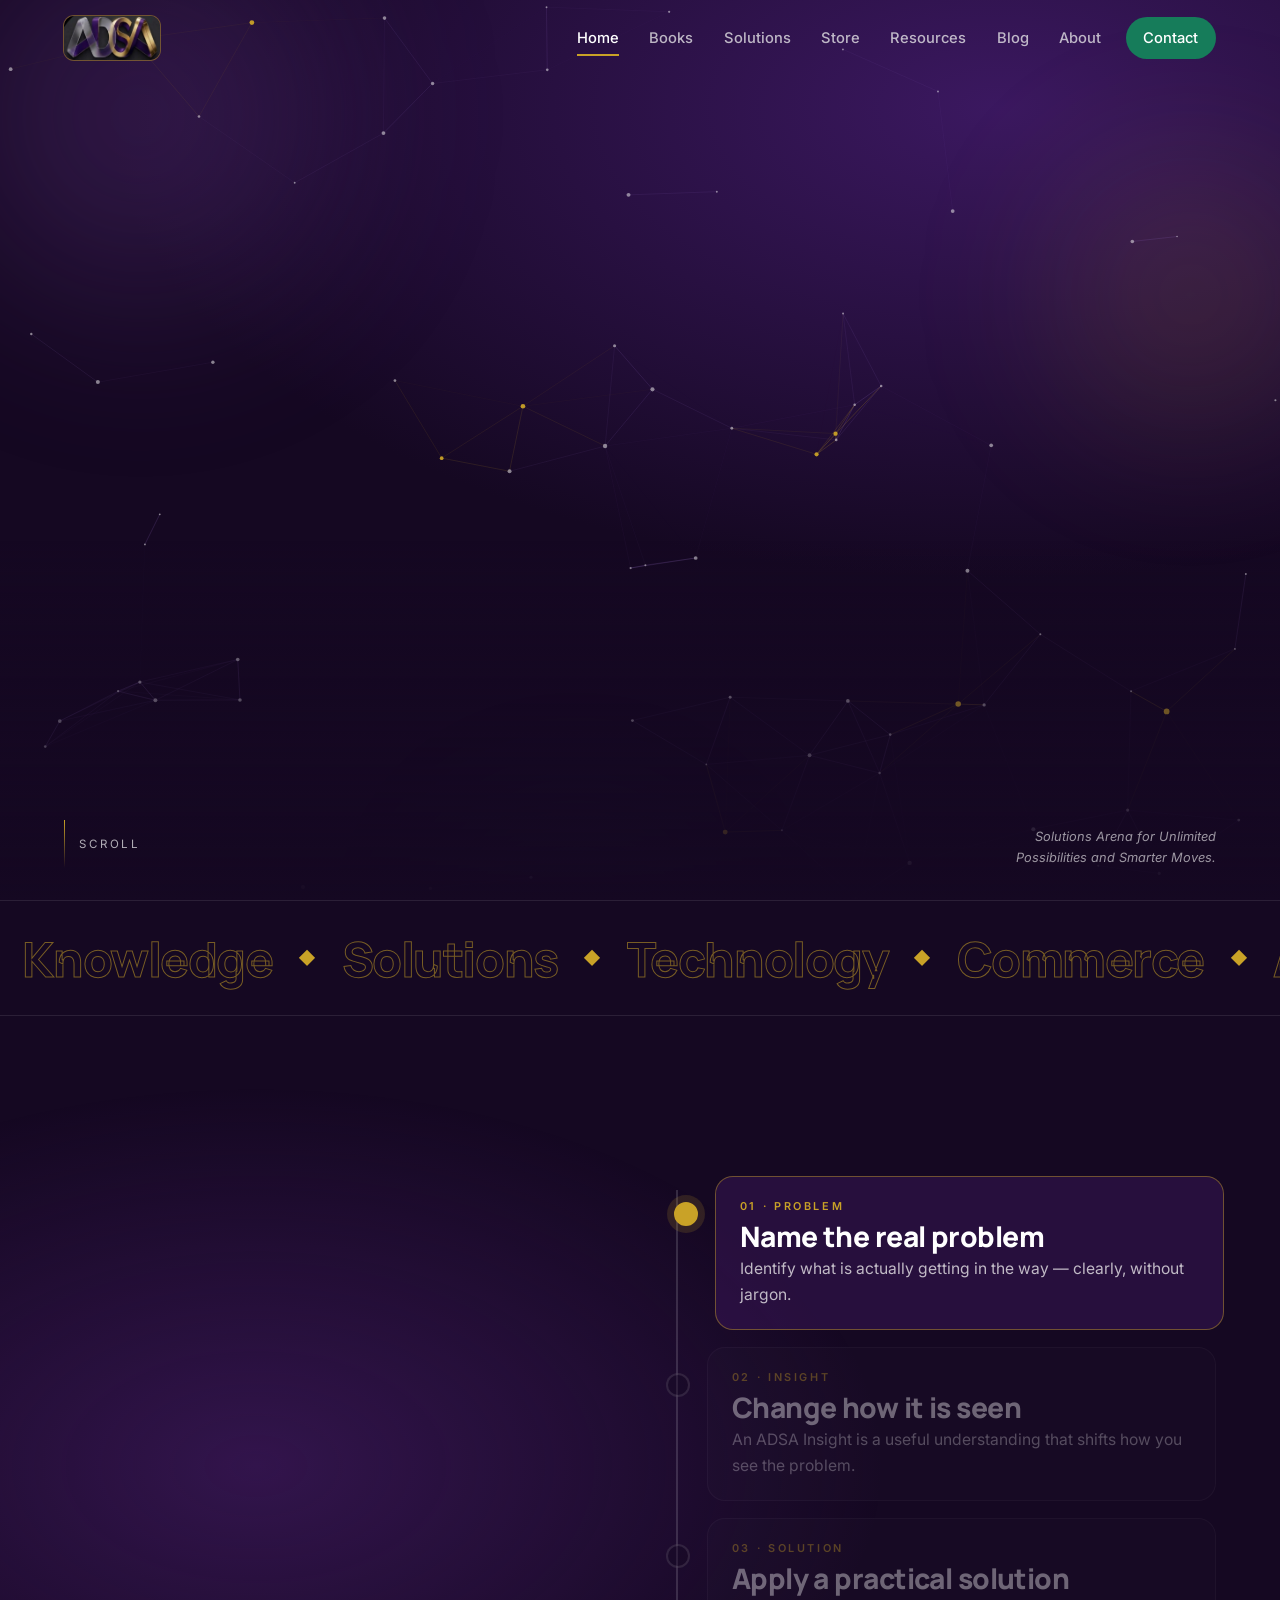
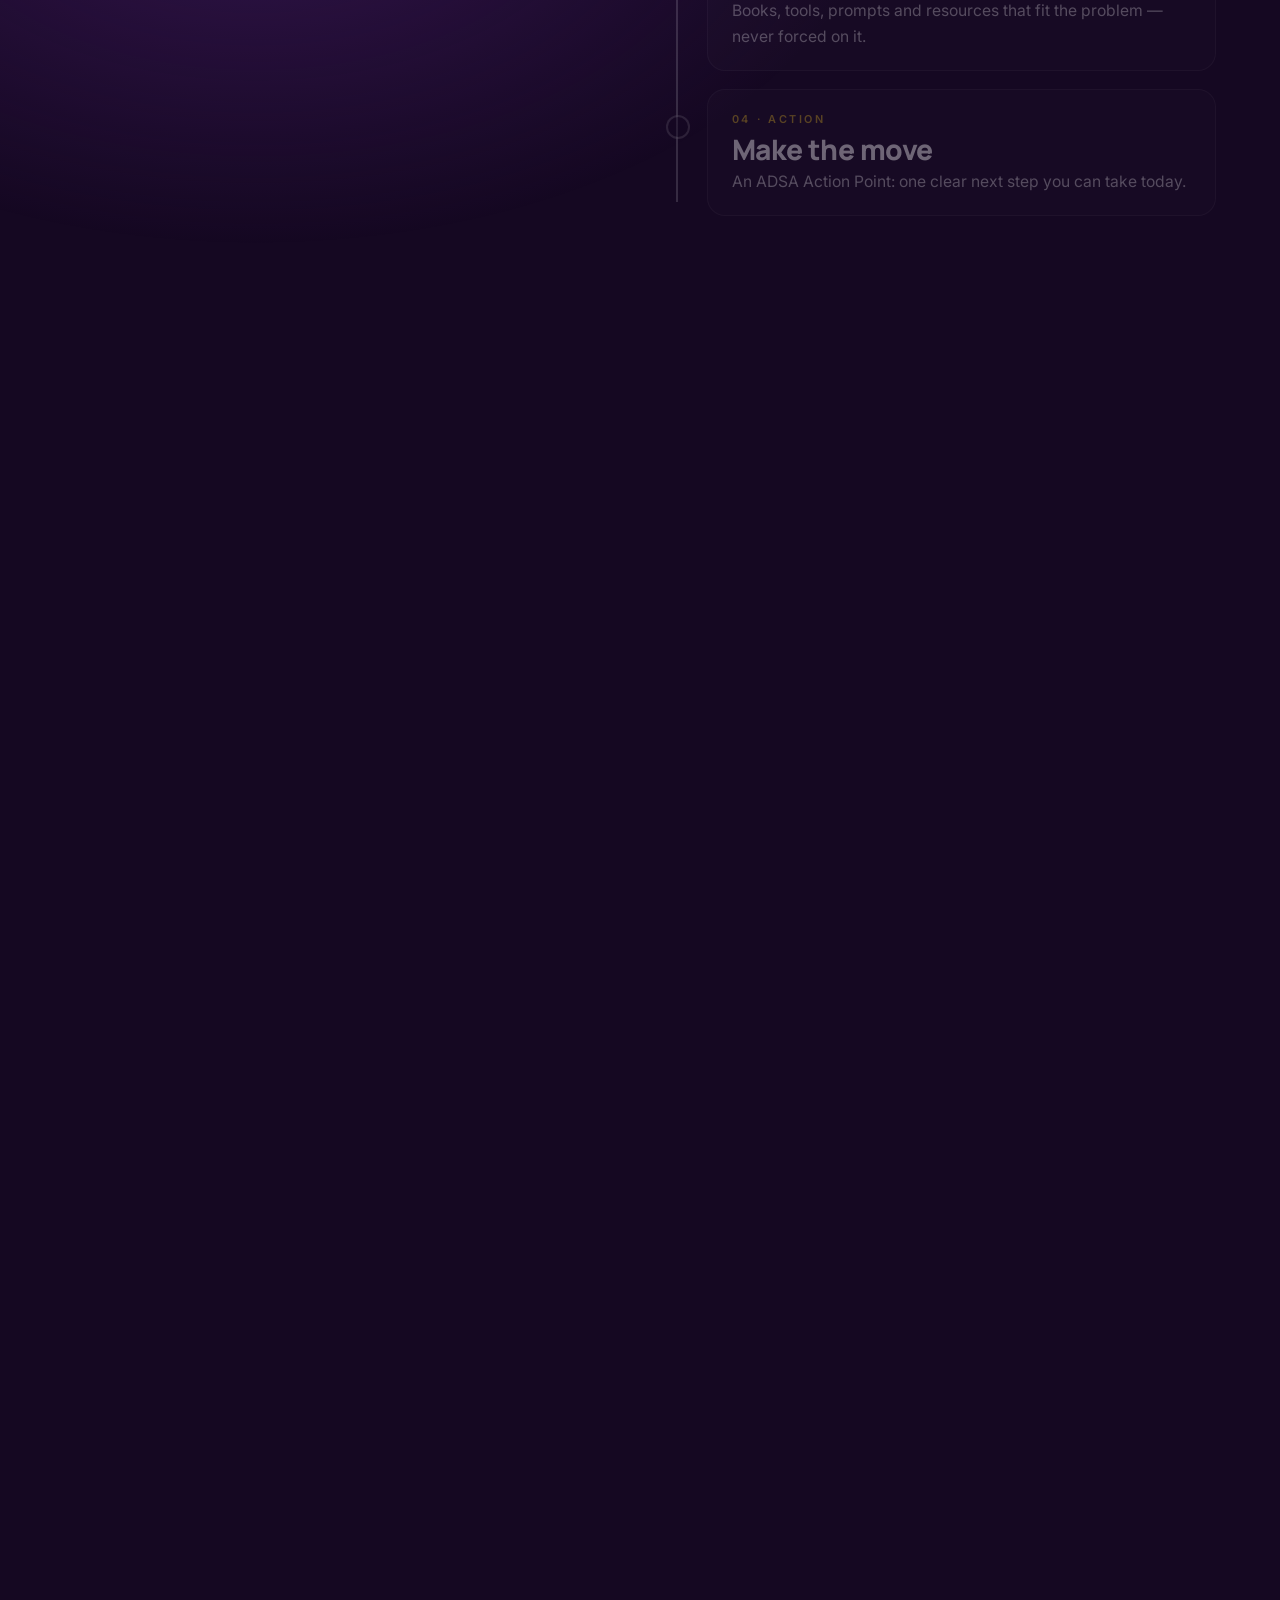
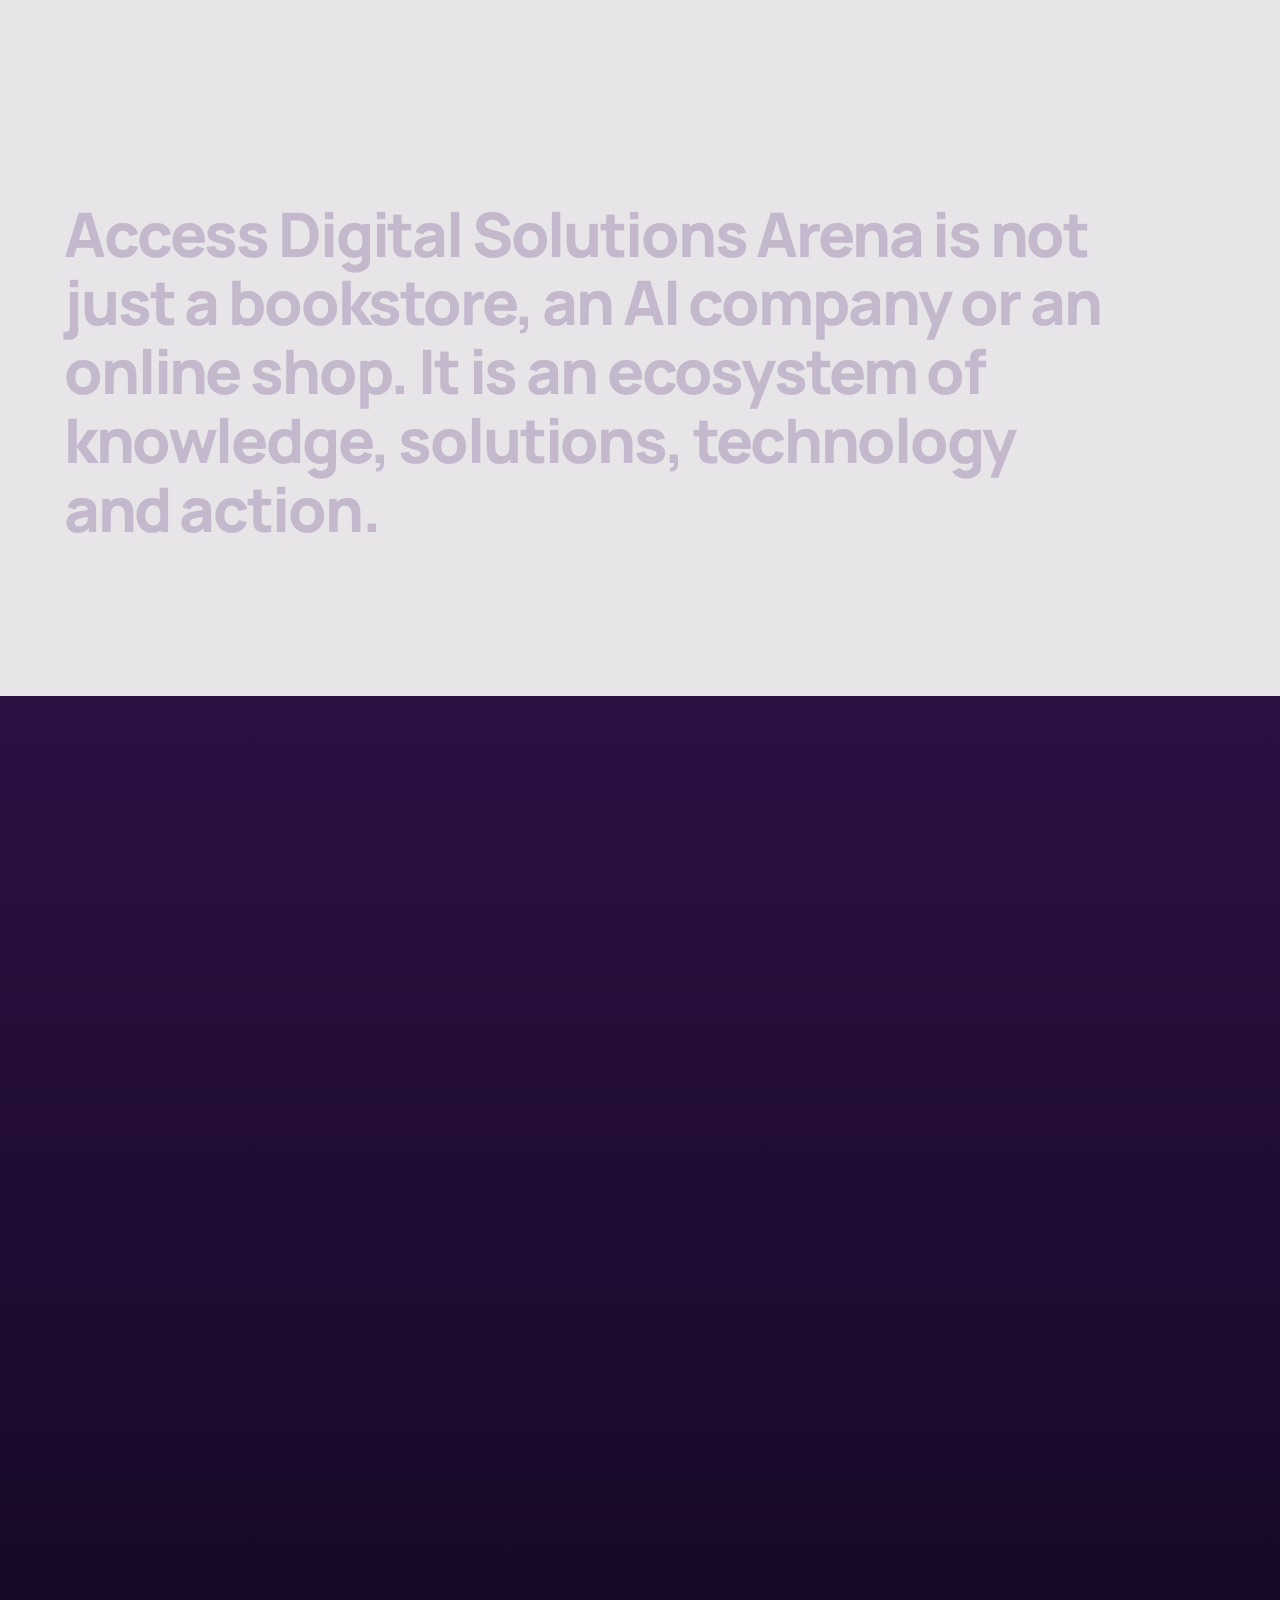
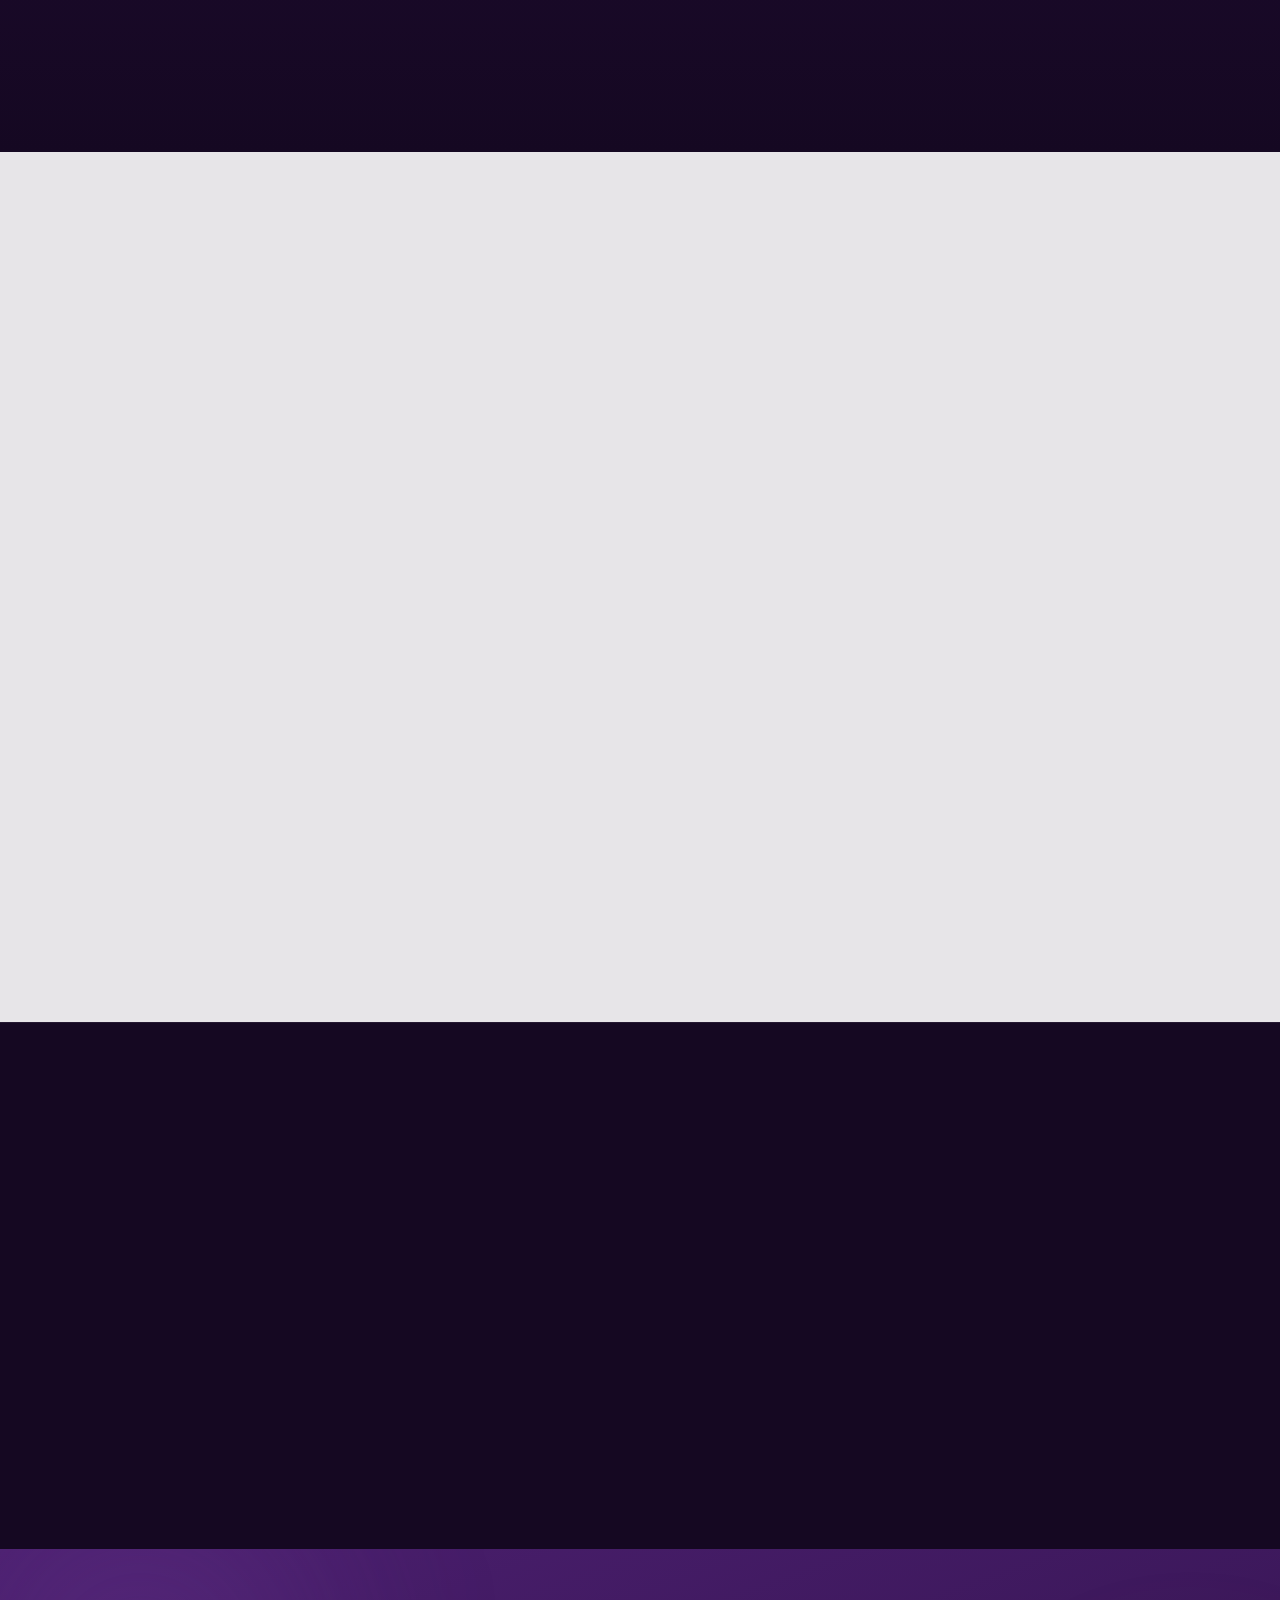
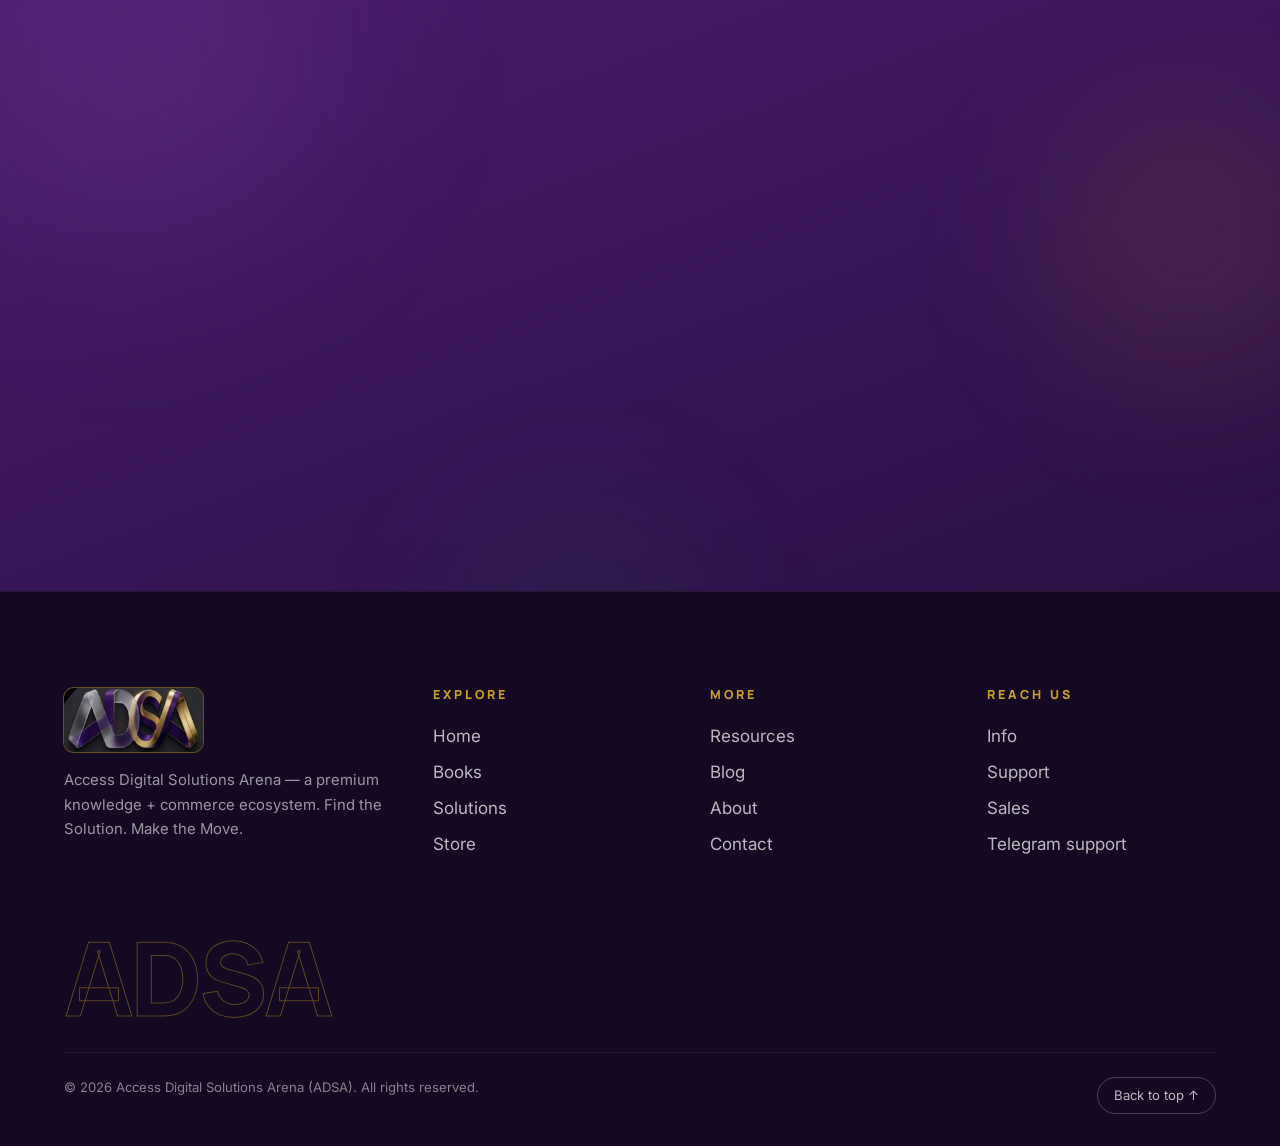
<file: index.html>
<!DOCTYPE html>
<html lang="en">
<head>
<meta charset="utf-8">
<meta name="viewport" content="width=device-width, initial-scale=1, viewport-fit=cover">
<title>Access Digital Solutions Arena (ADSA) — Find the Solution. Make the Move.</title>
<meta name="description" content="Access Digital Solutions Arena (ADSA) is a premium knowledge + commerce ecosystem helping people and businesses find practical solutions and make smarter moves.">
<meta name="theme-color" content="#4B1F6F">
<meta name="color-scheme" content="dark light">
<meta name="referrer" content="strict-origin-when-cross-origin">
<meta http-equiv="Content-Security-Policy" content="base-uri 'self'; object-src 'none'; form-action 'self' https://api.web3forms.com">
<link rel="canonical" href="https://accessdigitalsolutionsaren.com/">
<meta property="og:type" content="website">
<meta property="og:site_name" content="Access Digital Solutions Arena (ADSA)">
<meta property="og:title" content="Access Digital Solutions Arena (ADSA) — Find the Solution. Make the Move.">
<meta property="og:description" content="Access Digital Solutions Arena (ADSA) is a premium knowledge + commerce ecosystem helping people and businesses find practical solutions and make smarter moves.">
<meta property="og:url" content="https://accessdigitalsolutionsaren.com/">
<meta property="og:image" content="https://accessdigitalsolutionsaren.com/assets/images/og-image.jpg">
<meta name="twitter:card" content="summary_large_image">
<link rel="icon" type="image/png" href="assets/logos/adsa-favicon.png">
<link rel="apple-touch-icon" href="assets/logos/adsa-logo.png">
<link rel="preconnect" href="https://fonts.googleapis.com">
<link rel="preconnect" href="https://fonts.gstatic.com" crossorigin>
<link href="https://fonts.googleapis.com/css2?family=Inter:wght@400;500;600&family=Manrope:wght@500;600;700;800&display=swap" rel="stylesheet">
<link rel="stylesheet" href="assets/css/base.css">
<link rel="stylesheet" href="style.css">
<script src="assets/js/boot.js"></script>
<script type="application/ld+json">{"@context":"https://schema.org","@graph":[{"@type":"Organization","@id":"https://accessdigitalsolutionsaren.com/#org","name":"Access Digital Solutions Arena","alternateName":"ADSA","url":"https://accessdigitalsolutionsaren.com/","logo":"https://accessdigitalsolutionsaren.com/assets/logos/adsa-logo.png","slogan":"Find the Solution. Make the Move.","email":"info@accessdigitalsolutionsaren.com"},{"@type":"WebSite","@id":"https://accessdigitalsolutionsaren.com/#site","url":"https://accessdigitalsolutionsaren.com/","name":"Access Digital Solutions Arena (ADSA)","publisher":{"@id":"https://accessdigitalsolutionsaren.com/#org"}}]}</script>
</head>
<body data-page="home" data-intro="true">
<!-- Cinematic entrance: the ADSA Solution Path draws itself -->
<div class="preloader" id="preloader" role="status" aria-live="polite" aria-label="Loading Access Digital Solutions Arena">
  <div class="preloader__inner">
    <img class="preloader__logo" src="assets/logos/adsa-logo.png" alt="Access Digital Solutions Arena logo" width="132" height="132">
    <div class="preloader__name">Access Digital Solutions Arena</div>
    <svg class="pl-path" viewBox="0 0 520 24" aria-hidden="true">
      <defs><linearGradient id="plGrad" x1="0" x2="1"><stop offset="0" stop-color="#6A3A92"/><stop offset=".6" stop-color="#C9A227"/><stop offset="1" stop-color="#167C5A"/></linearGradient></defs>
      <path class="track" d="M10 12H510"/><path class="draw" d="M10 12H510"/>
      <circle cx="10" cy="12" r="7"/><circle cx="176" cy="12" r="7"/><circle cx="344" cy="12" r="7"/><circle cx="510" cy="12" r="7"/>
    </svg>
    <div class="pl-labels" aria-hidden="true"><span>Problem</span><span>Insight</span><span>Solution</span><span>Action</span></div>
    <button class="preloader__skip" id="plSkip" type="button">Skip intro</button>
  </div>
</div>
<a class="skip-link" href="#main">Skip to main content</a>
<div class="curtain" id="curtain" aria-hidden="true"></div>
<div class="progress" id="progress" aria-hidden="true"></div>
<div class="glow" id="glow" aria-hidden="true"></div>

<header class="site-header" id="header">
  <nav class="nav" aria-label="Main navigation">
    <a class="brand" href="./" aria-label="Access Digital Solutions Arena (ADSA) — home">
      <img class="brand__logo" src="assets/logos/adsa-mark.png" alt="" width="96" height="44">
      <span class="sr-only">Access Digital Solutions Arena (ADSA)</span>
    </a>
    <button class="menu-btn" id="menuBtn" type="button" aria-expanded="false" aria-controls="navList" aria-label="Open menu"><span></span><span></span><span></span></button>
    <ul class="nav__list" id="navList">
      <li><a class="nav__link" data-page="home" href="./" style="--i:0" aria-current="page">Home</a></li>
      <li><a class="nav__link" data-page="books" href="books/" style="--i:1">Books</a></li>
      <li><a class="nav__link" data-page="solutions" href="solutions/" style="--i:2">Solutions</a></li>
      <li><a class="nav__link" data-page="store" href="store/" style="--i:3">Store</a></li>
      <li><a class="nav__link" data-page="resources" href="resources/" style="--i:4">Resources</a></li>
      <li><a class="nav__link" data-page="blog" href="blog/" style="--i:5">Blog</a></li>
      <li><a class="nav__link" data-page="about" href="about/" style="--i:6">About</a></li>
      <li><a class="nav__link nav__link--cta" data-page="contact" href="contact/" style="--i:7">Contact</a></li>
    </ul>
  </nav>
</header>

<main id="main">

<!-- ============ HERO ============ -->
<section class="hero" id="home" aria-labelledby="hero-title">
  <div class="aura" aria-hidden="true"><i></i><i></i><i></i></div>
  <canvas class="hero__canvas" id="heroCanvas" aria-hidden="true"></canvas>
  <div class="wrap">
    <p class="hero__kicker reveal">Access Digital Solutions Arena</p>
    <h1 class="hero__title split" id="hero-title" data-split data-base="500"><span>Find the Solution.</span><br><span class="gold">Make the Move.</span></h1>
    <p class="hero__sub reveal" style="--d:8">A premium <strong>knowledge + commerce ecosystem</strong> that helps people and businesses understand problems, use technology and take practical action.</p>
    <div class="btn-row reveal" style="--d:10">
      <a class="btn" href="solutions/" data-magnetic>Explore Solutions <svg viewBox="0 0 24 24" fill="none" stroke="currentColor" stroke-width="2.2" stroke-linecap="round" stroke-linejoin="round" aria-hidden="true"><path d="M5 12h14M13 6l6 6-6 6"/></svg></a>
      <a class="btn btn--ghost" href="about/" data-magnetic>The ADSA way</a>
    </div>
  </div>
  <a class="hero__scroll" href="#path"><i></i><span>Scroll</span></a>
  <p class="hero__phil">Solutions Arena for Unlimited Possibilities and Smarter Moves.</p>
</section>

<div class="marquee" aria-hidden="true"><div class="marquee__track">
  <span>Knowledge</span><b>◆</b><span>Solutions</span><b>◆</b><span>Technology</span><b>◆</b><span>Commerce</span><b>◆</b><span>Action</span><b>◆</b>
  <span>Knowledge</span><b>◆</b><span>Solutions</span><b>◆</b><span>Technology</span><b>◆</b><span>Commerce</span><b>◆</b><span>Action</span><b>◆</b>
</div></div>

<!-- ============ SOLUTION PATH (pinned scroll scene) ============ -->
<section class="pin path" data-pin id="path" aria-labelledby="path-title" style="--pin-h:420vh">
  <div class="pin__stage">
    <div class="path__grid">
      <div class="path__intro">
        <p class="eyebrow reveal">The ADSA Solution Path™</p>
        <h2 class="h2 reveal" id="path-title" style="--d:1">Every good move starts with <em>understanding.</em></h2>
        <p class="lede reveal" style="--d:2">ADSA fights unnecessary difficulty, not people. Everything we publish and offer follows one simple path.</p>
      </div>
      <div class="path__steps">
        <div class="rail" aria-hidden="true"><i></i></div>
        <ol class="path__list">
          <li class="step" data-pin-step><small>01 · Problem</small><h3>Name the real problem</h3><p>Identify what is actually getting in the way — clearly, without jargon.</p></li>
          <li class="step" data-pin-step><small>02 · Insight</small><h3>Change how it is seen</h3><p>An ADSA Insight is a useful understanding that shifts how you see the problem.</p></li>
          <li class="step" data-pin-step><small>03 · Solution</small><h3>Apply a practical solution</h3><p>Books, tools, prompts and resources that fit the problem — never forced on it.</p></li>
          <li class="step" data-pin-step><small>04 · Action</small><h3>Make the move</h3><p>An ADSA Action Point: one clear next step you can take today.</p></li>
        </ol>
      </div>
    </div>
  </div>
</section>

<!-- ============ STATEMENT (scroll-scrubbed) ============ -->
<section class="section theme-light statement" aria-labelledby="statement-title">
  <div class="wrap">
    <p class="eyebrow reveal">What ADSA is</p>
    <h2 class="statement__text" id="statement-title" data-scrub>Access Digital Solutions Arena is not just a bookstore, an AI company or an online shop. It is an ecosystem of knowledge, solutions, technology and action.</h2>
  </div>
</section>

<!-- ============ ECOSYSTEM ============ -->
<section class="section eco" id="ecosystem" aria-labelledby="eco-title">
  <div class="wrap">
    <p class="eyebrow reveal">The ecosystem</p>
    <h2 class="h2 reveal" id="eco-title" style="--d:1">One arena. <em>Many ways in.</em></h2>
    <p class="lede reveal" style="--d:2">Knowledge leads to need, need to solution, solution to product, product to action. Choose where you want to start.</p>
    <div class="eco__grid">
      <a class="eco-card reveal" data-spot href="books/" style="--d:1"><b>01</b><svg class="ext" viewBox="0 0 24 24" fill="none" stroke="currentColor" stroke-width="2.2" stroke-linecap="round" stroke-linejoin="round" aria-hidden="true"><path d="M7 17 17 7M8 7h9v9"/></svg><div><h3>Books</h3><p>eBooks, audiobooks and print books built to be used, not just read.</p></div></a>
      <a class="eco-card reveal" data-spot href="solutions/" style="--d:2"><b>02</b><svg class="ext" viewBox="0 0 24 24" fill="none" stroke="currentColor" stroke-width="2.2" stroke-linecap="round" stroke-linejoin="round" aria-hidden="true"><path d="M7 17 17 7M8 7h9v9"/></svg><div><h3>Solutions</h3><p>AI prompts, templates, toolkits, courses and digital services. Our first prompt book is available now.</p></div></a>
      <a class="eco-card reveal" data-spot href="store/" style="--d:3"><b>03</b><svg class="ext" viewBox="0 0 24 24" fill="none" stroke="currentColor" stroke-width="2.2" stroke-linecap="round" stroke-linejoin="round" aria-hidden="true"><path d="M7 17 17 7M8 7h9v9"/></svg><div><h3>Store</h3><p>Curated products for everyday life, added only when they are real.</p></div></a>
      <a class="eco-card reveal" data-spot href="resources/" style="--d:4"><b>04</b><svg class="ext" viewBox="0 0 24 24" fill="none" stroke="currentColor" stroke-width="2.2" stroke-linecap="round" stroke-linejoin="round" aria-hidden="true"><path d="M7 17 17 7M8 7h9v9"/></svg><div><h3>Resources</h3><p>Free downloads, guides, the newsletter and answers to common questions.</p></div></a>
      <a class="eco-card reveal" data-spot href="blog/" style="--d:5"><b>05</b><svg class="ext" viewBox="0 0 24 24" fill="none" stroke="currentColor" stroke-width="2.2" stroke-linecap="round" stroke-linejoin="round" aria-hidden="true"><path d="M7 17 17 7M8 7h9v9"/></svg><div><h3>Blog</h3><p>Practical articles that teach something useful before any sale.</p></div></a>
      <a class="eco-card reveal" data-spot href="about/" style="--d:6"><b>06</b><svg class="ext" viewBox="0 0 24 24" fill="none" stroke="currentColor" stroke-width="2.2" stroke-linecap="round" stroke-linejoin="round" aria-hidden="true"><path d="M7 17 17 7M8 7h9v9"/></svg><div><h3>About</h3><p>What ADSA believes, what it stands against, and where it is going.</p></div></a>
    </div>
  </div>
</section>

<!-- ============ FEATURED PRODUCT ============ -->
<section class="section theme-light feature" id="featured" aria-labelledby="feature-title">
  <div class="wrap feature__grid">
    <div class="feature__cover" data-parallax="0.05">
      <div class="cover-frame reveal-img" data-tilt>
        <img src="assets/images/naija-agents-cover.jpg" srcset="assets/images/naija-agents-cover-560.jpg 560w, assets/images/naija-agents-cover.jpg 864w" sizes="(max-width:980px) 70vw, 400px" alt="The Naija Agents Fast Deal Closing Prompts — book cover" width="864" height="1222" loading="lazy">
      </div>
    </div>
    <div>
      <p class="eyebrow reveal">Available now · Solutions → AI Prompts</p>
      <h2 class="h2 reveal" id="feature-title" style="--d:1">The Naija Agents <em>Fast Deal Closing Prompts</em></h2>
      <p class="lede reveal" style="--d:2">A premium AI prompt book for Nigerian real estate agents. Choose the edition that fits where you are — or start with the free sample.</p>
      <div class="chips reveal" style="--d:3"><span class="chip">Free Sample</span><span class="chip">Agent Essentials</span><span class="chip">Agent Complete Toolkit</span></div>
      <div class="btn-row reveal" style="--d:4">
        <a class="btn" href="solutions/#naija-agents" data-magnetic>See the three editions <svg viewBox="0 0 24 24" fill="none" stroke="currentColor" stroke-width="2.2" stroke-linecap="round" stroke-linejoin="round" aria-hidden="true"><path d="M5 12h14M13 6l6 6-6 6"/></svg></a>
        <a class="btn btn--ghost" href="https://selar.com/89q65p9857" target="_blank" rel="noopener noreferrer" >Get Free Sample On Selar <svg class="ext" viewBox="0 0 24 24" fill="none" stroke="currentColor" stroke-width="2.2" stroke-linecap="round" stroke-linejoin="round" aria-hidden="true"><path d="M7 17 17 7M8 7h9v9"/></svg><span class="sr-only"> (opens Selar in a new tab)</span></a>
      </div>
    </div>
  </div>
</section>

<!-- ============ TRUST ============ -->
<section class="section section--tight theme-dark trust" aria-labelledby="trust-title">
  <div class="wrap">
    <p class="eyebrow reveal">The ADSA Trust Standard</p>
    <h2 class="h2 reveal" id="trust-title" style="--d:1">Trust is worth more than <em>attention.</em></h2>
    <div class="trust__grid">
      <p class="reveal" style="--d:1"><strong>No invented proof.</strong>We never make up testimonials, statistics, results or guarantees.</p>
      <p class="reveal" style="--d:2"><strong>No fake urgency.</strong>No false scarcity and no pressure. Just clear details and a clear next step.</p>
      <p class="reveal" style="--d:3"><strong>Only real products.</strong>If something is not ready, we say “coming soon” — and nothing else.</p>
    </div>
  </div>
</section>

<!-- ============ CLOSING CTA ============ -->
<section class="section theme-purple cta" aria-labelledby="cta-title">
  <div class="aura" aria-hidden="true"><i></i><i></i><i></i></div>
  <div class="wrap">
    <p class="eyebrow reveal">Your next move</p>
    <h2 class="h2 reveal" id="cta-title" style="--d:1;max-width:20ch">Find the Solution. <em>Make the Move.</em></h2>
    <div class="btn-row reveal" style="--d:3">
      <a class="btn" href="resources/#newsletter" data-magnetic>Join the newsletter <svg viewBox="0 0 24 24" fill="none" stroke="currentColor" stroke-width="2.2" stroke-linecap="round" stroke-linejoin="round" aria-hidden="true"><path d="M5 12h14M13 6l6 6-6 6"/></svg></a>
      <a class="btn btn--ghost" href="contact/" data-magnetic>Tell us the problem</a>
    </div>
  </div>
</section>

</main>

<footer class="footer">
  <div class="wrap">
    <div class="footer__top">
      <div>
        <a class="brand" href="./" aria-label="Access Digital Solutions Arena (ADSA) — home"><img class="brand__logo" src="assets/logos/adsa-mark.png" alt="" width="140" height="64" loading="lazy"><span class="sr-only">Access Digital Solutions Arena (ADSA)</span></a>
        <p>Access Digital Solutions Arena — a premium knowledge + commerce ecosystem. Find the Solution. Make the Move.</p>
      </div>
      <div><h4>Explore</h4><ul><li><a href="./">Home</a></li><li><a href="books/">Books</a></li><li><a href="solutions/">Solutions</a></li><li><a href="store/">Store</a></li></ul></div>
      <div><h4>More</h4><ul><li><a href="resources/">Resources</a></li><li><a href="blog/">Blog</a></li><li><a href="about/">About</a></li><li><a href="contact/">Contact</a></li></ul></div>
      <div><h4>Reach us</h4><ul>
        <li><a href="mailto:info@accessdigitalsolutionsaren.com">Info</a></li>
        <li><a href="mailto:support@accessdigitalsolutionsaren.com">Support</a></li>
        <li><a href="mailto:sales@accessdigitalsolutionsaren.com">Sales</a></li>
        <li><a href="https://t.me/ADSAsupport" target="_blank" rel="noopener noreferrer">Telegram support<span class="sr-only"> (opens in a new tab)</span></a></li></ul></div>
    </div>
    <div class="footer__sig" aria-hidden="true">ADSA</div>
    <div class="footer__bar">
      <span>© <span id="year">2026</span> Access Digital Solutions Arena (ADSA). All rights reserved.</span>
      <button class="to-top" id="toTop" type="button">Back to top ↑</button>
    </div>
  </div>
</footer>

<noscript><p style="position:fixed;bottom:0;left:0;right:0;background:#C9A227;color:#150822;padding:.6rem 1rem;text-align:center;z-index:2000;margin:0">Access Digital Solutions Arena works best with JavaScript enabled, but all content is still readable.</p></noscript>
<script src="assets/js/config.js"></script>
<script src="assets/js/core.js" defer></script>
<script src="script.js" defer></script>
</body>
</html>
</file>
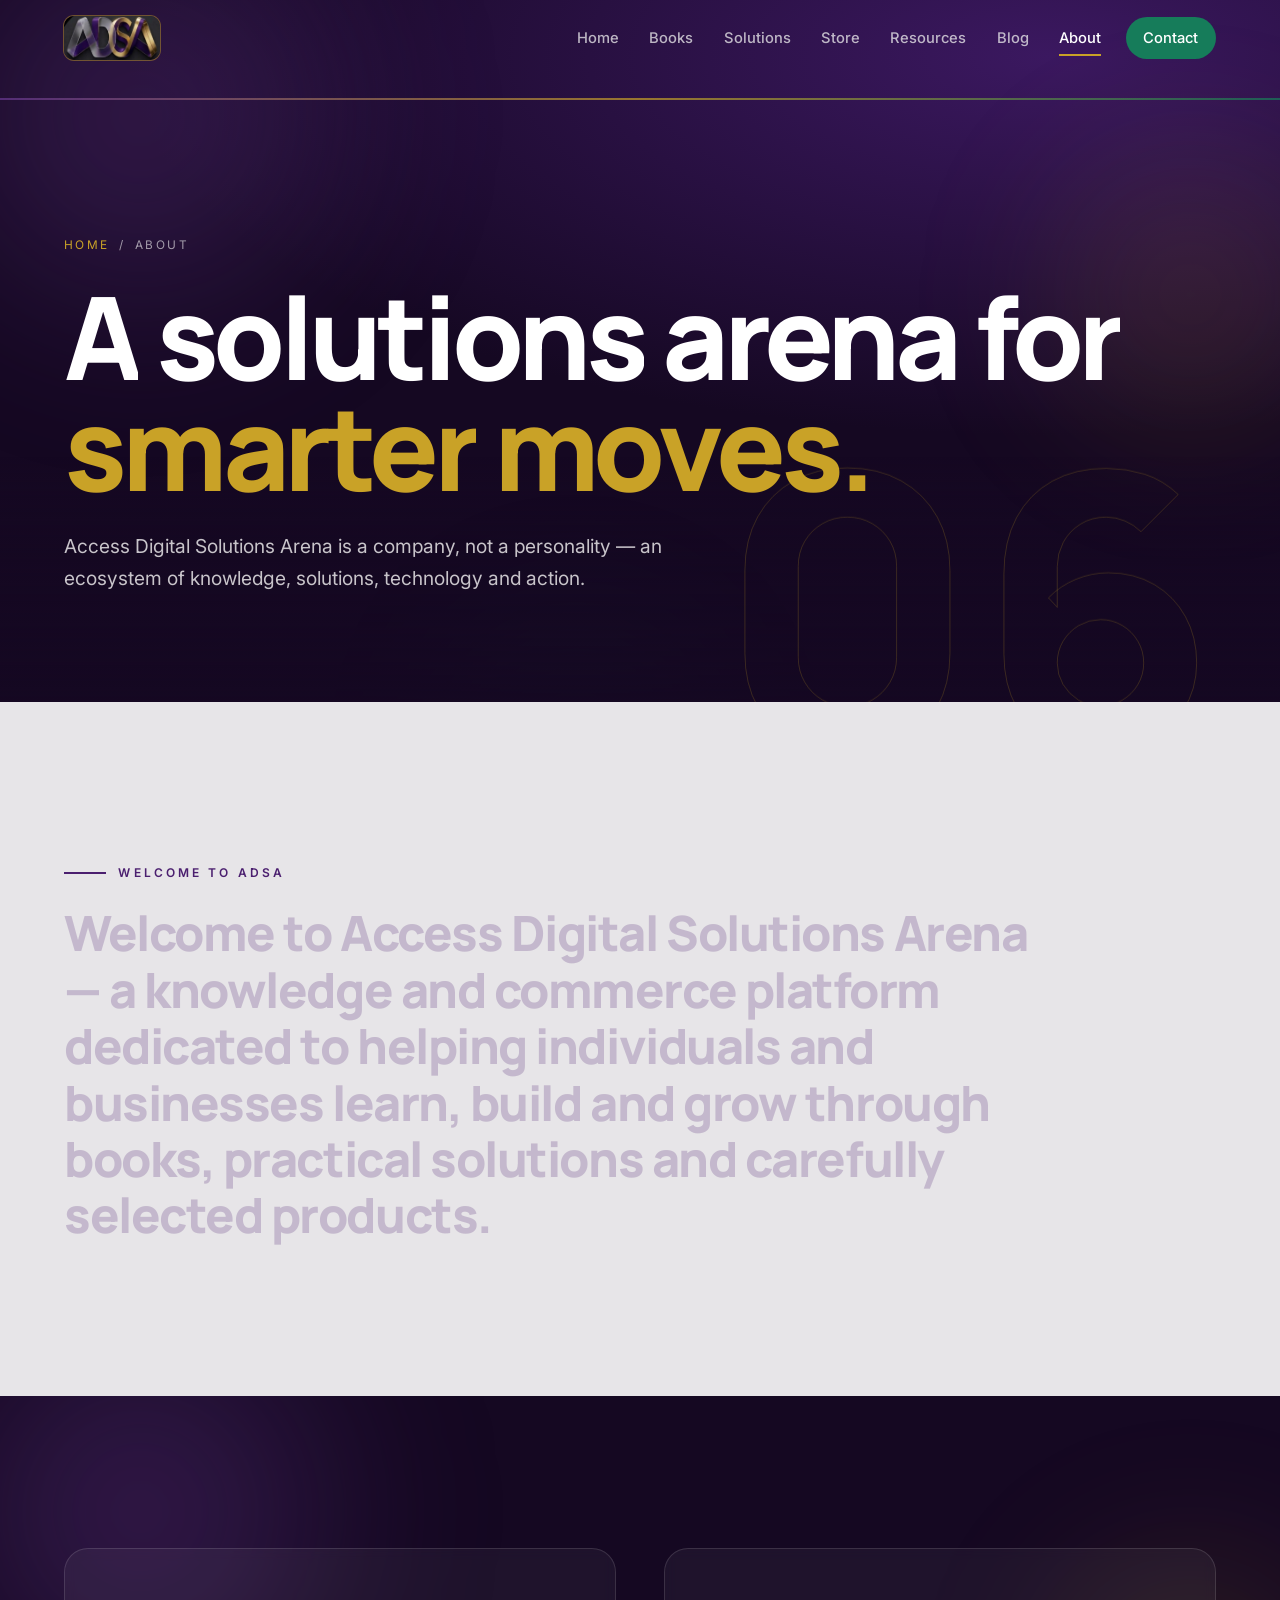
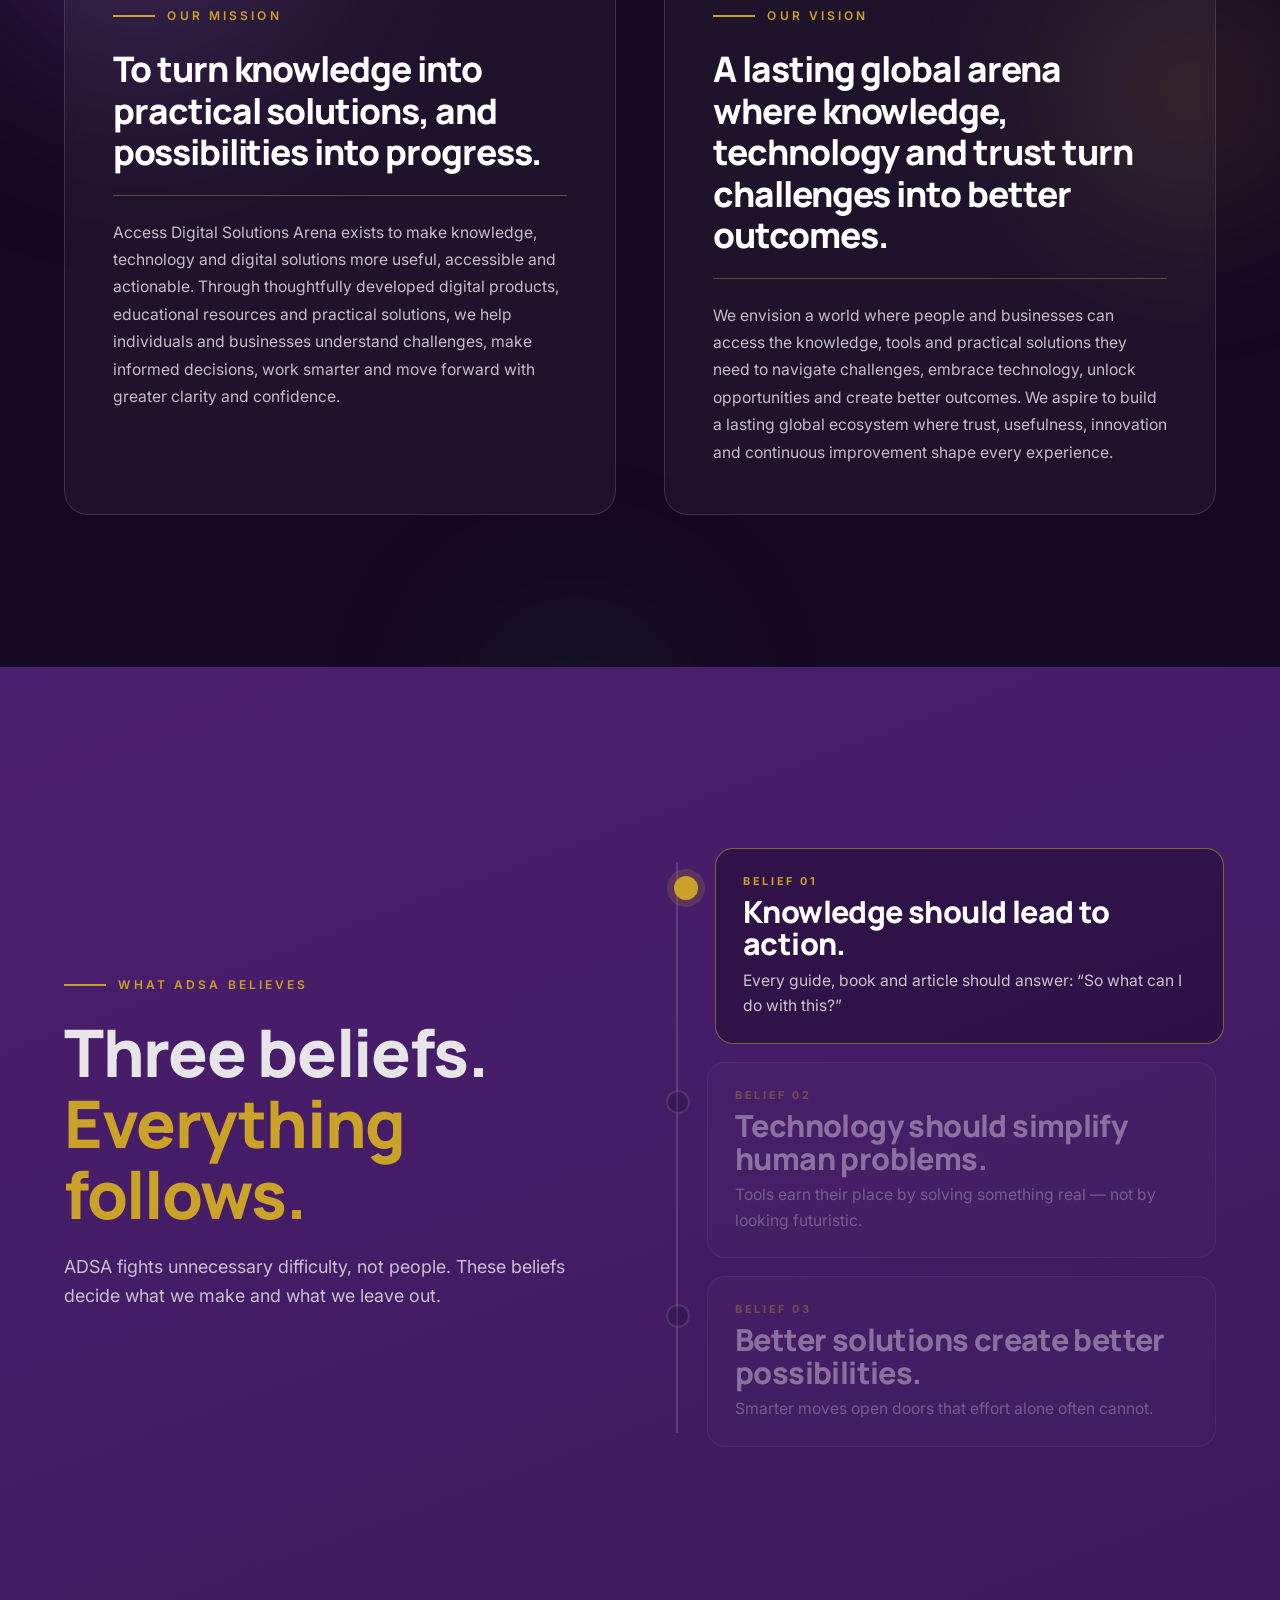
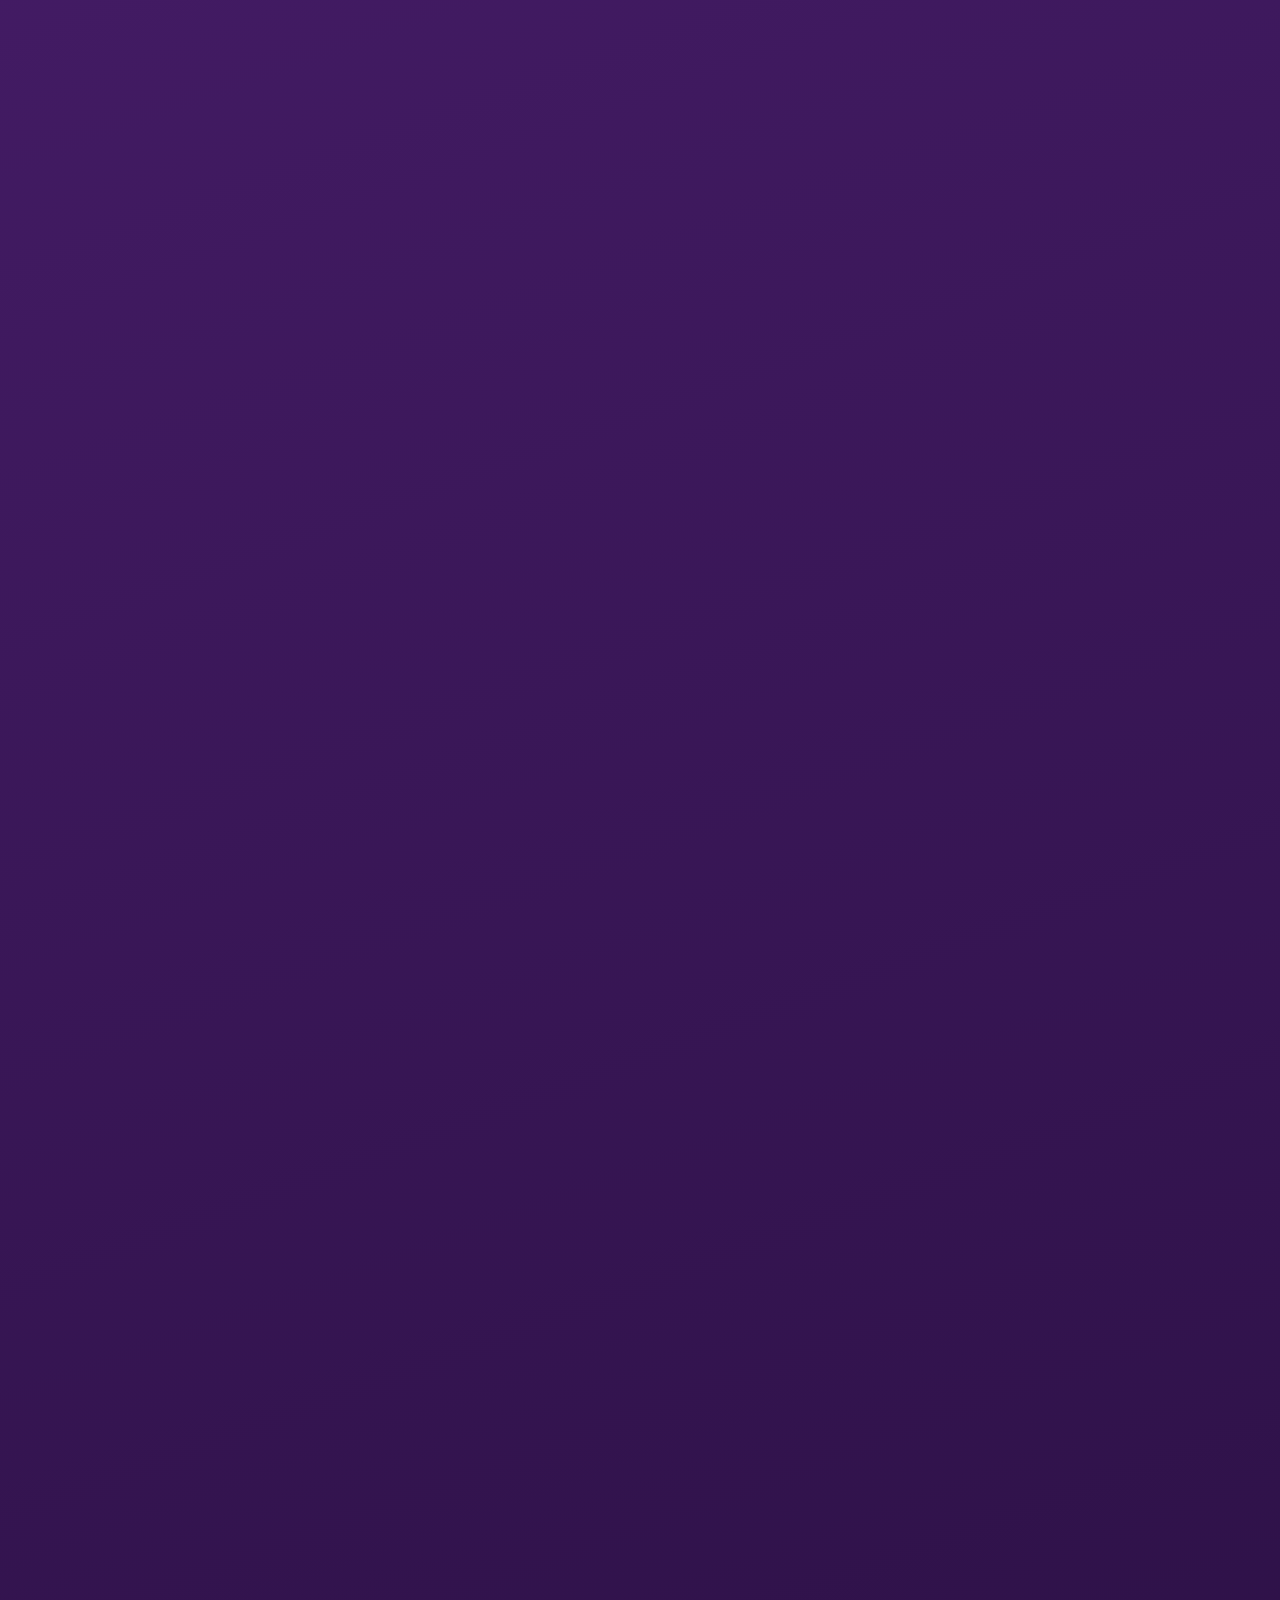
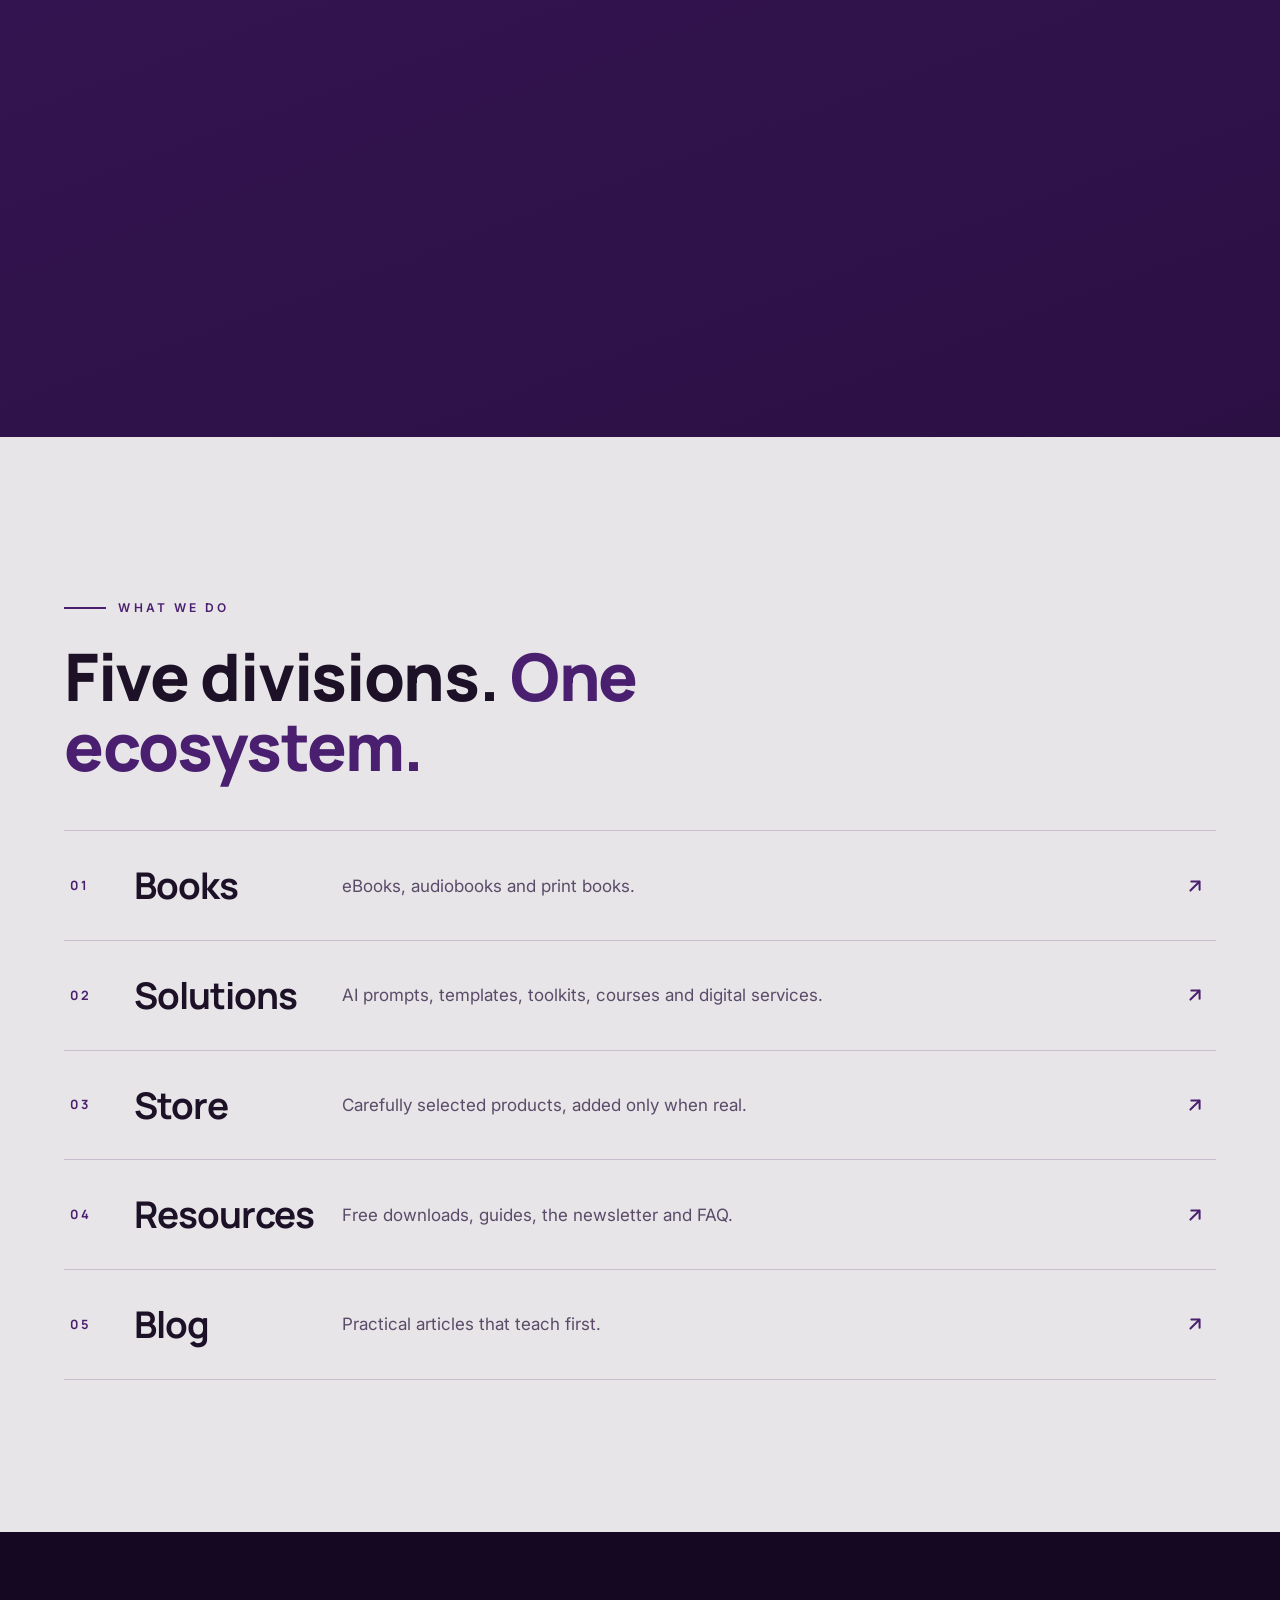
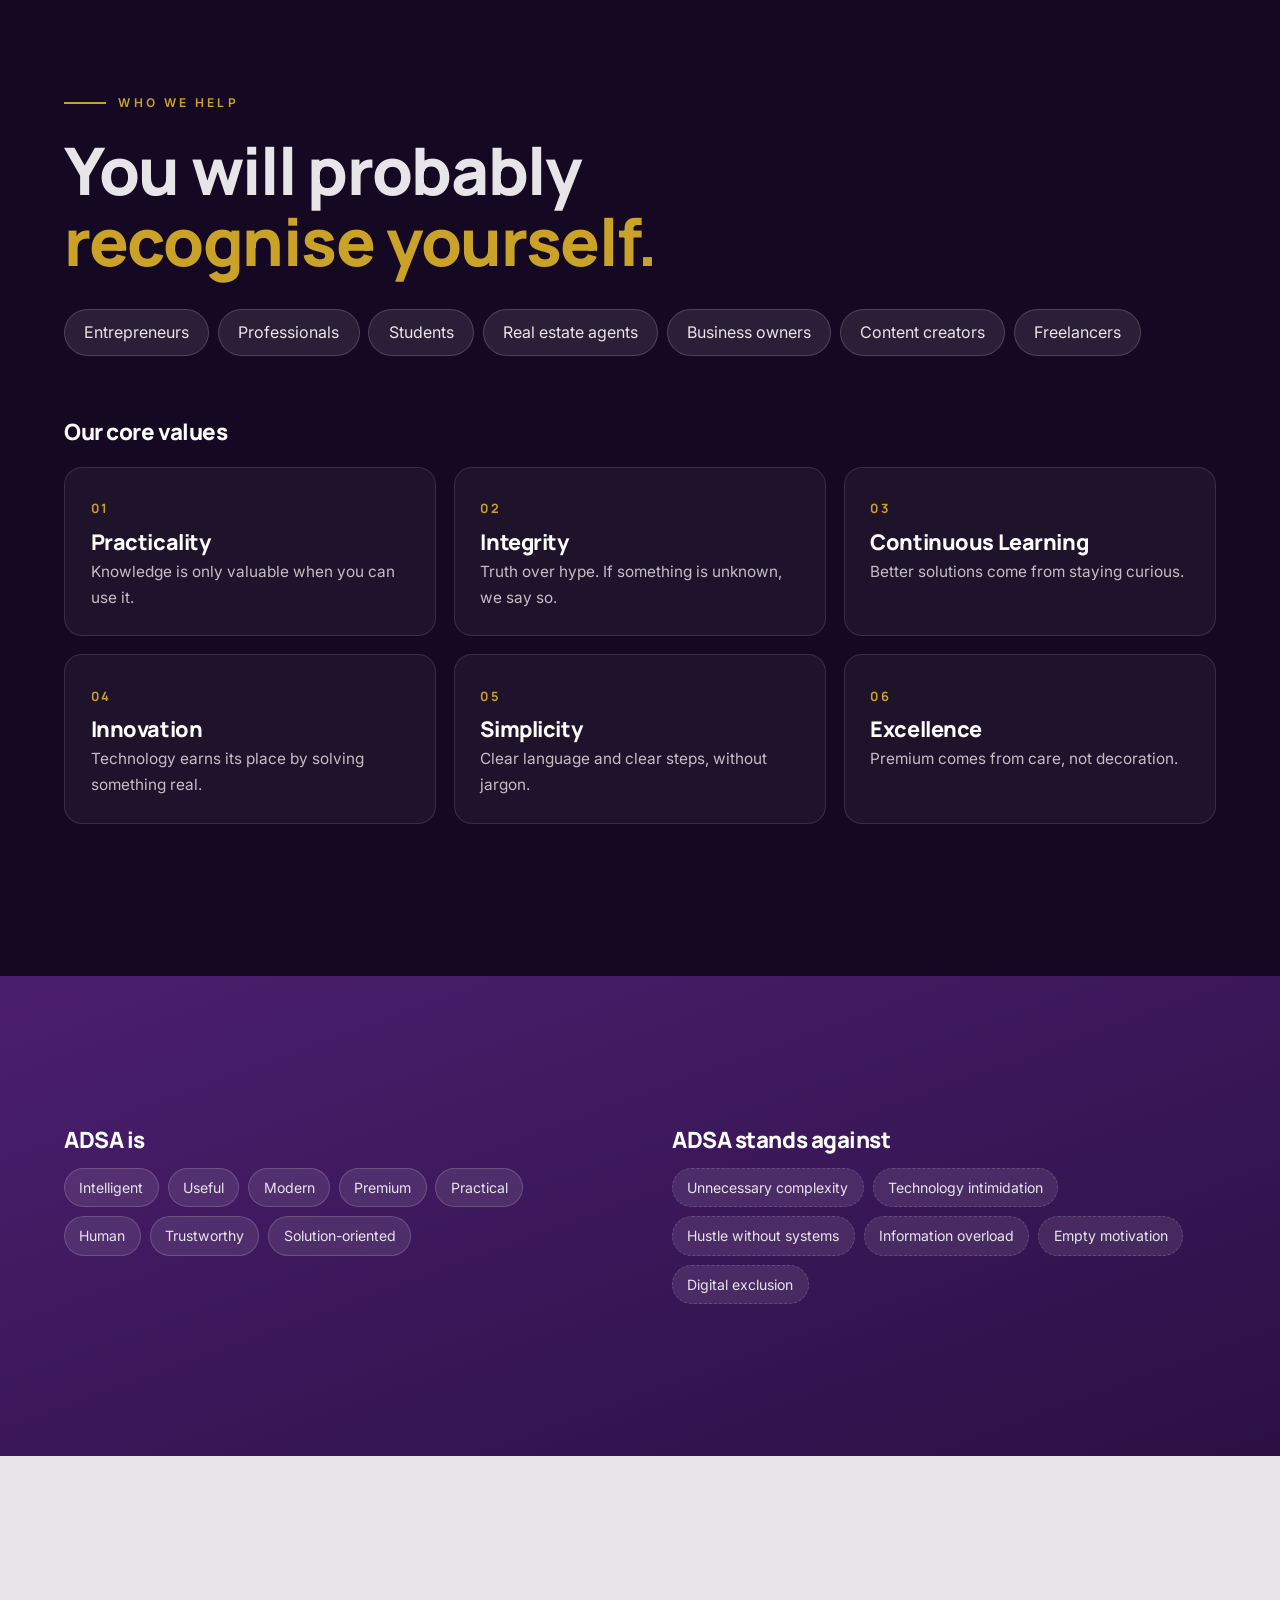
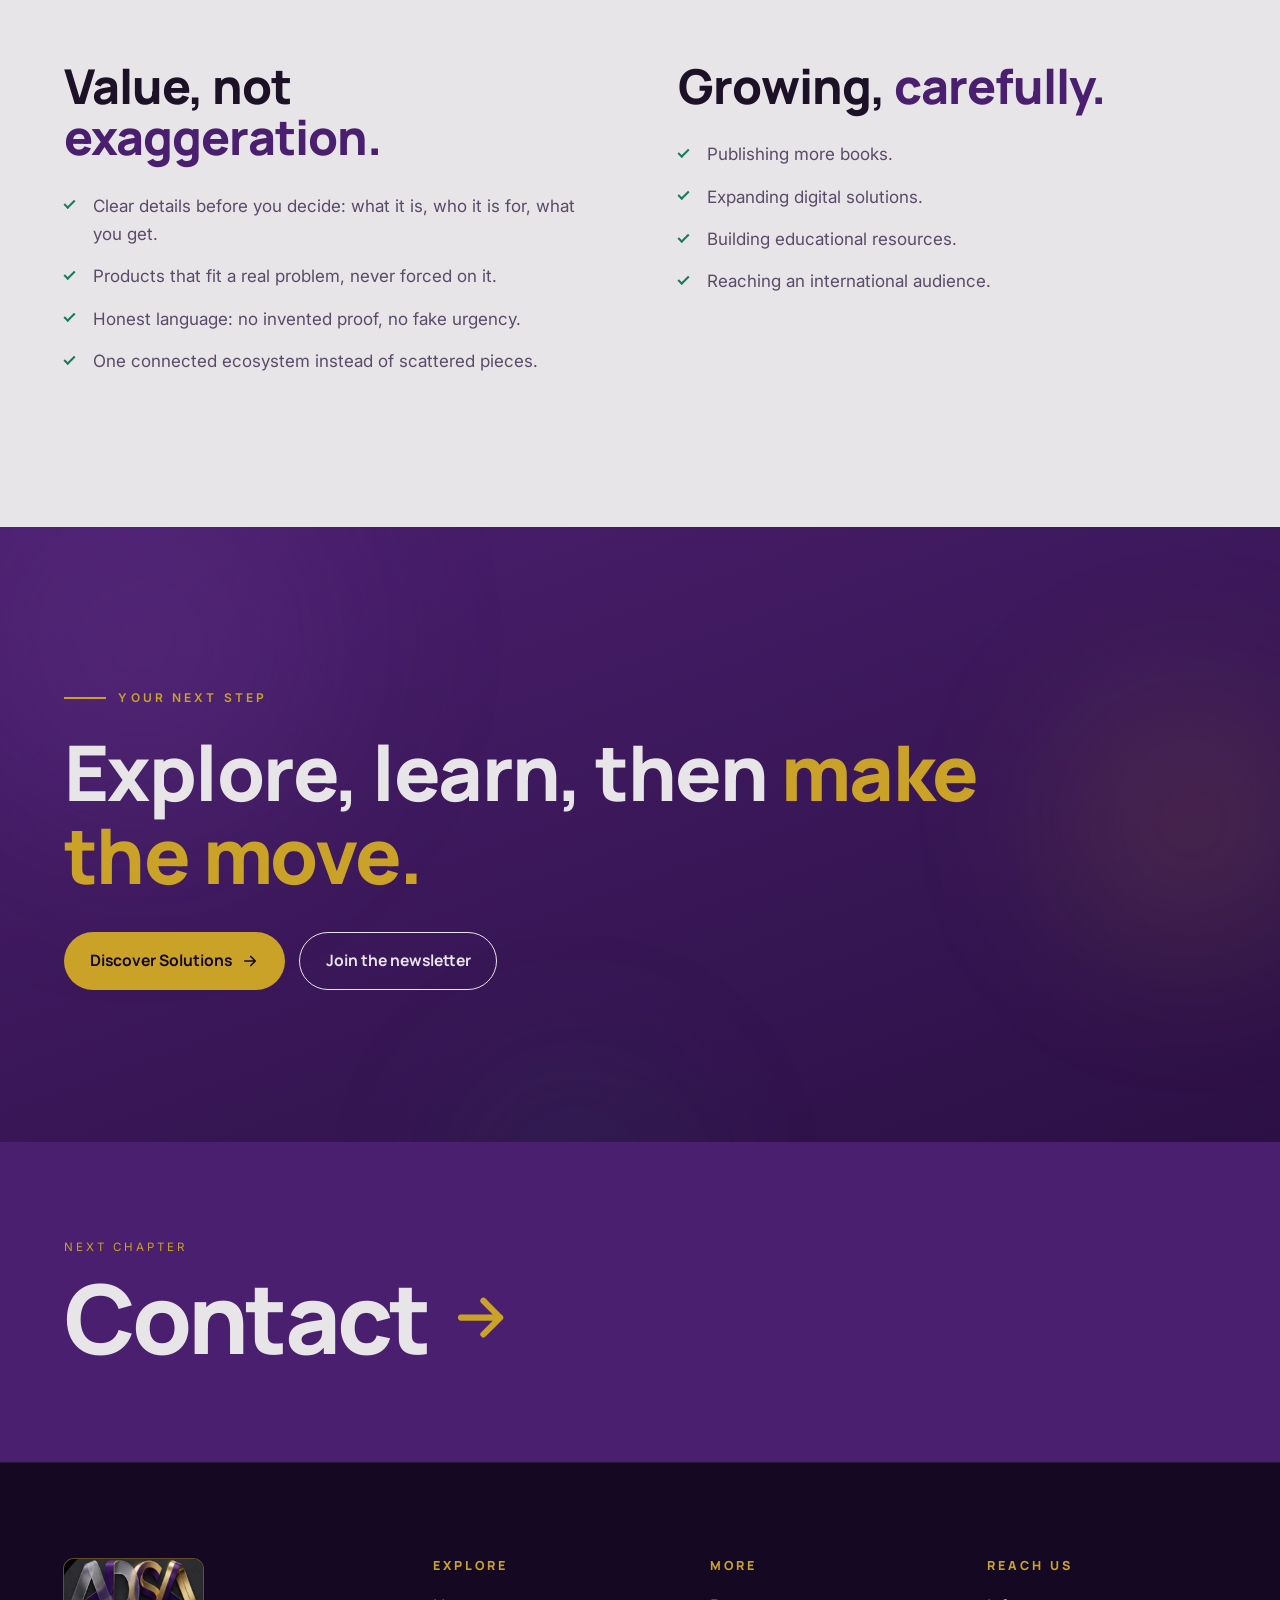
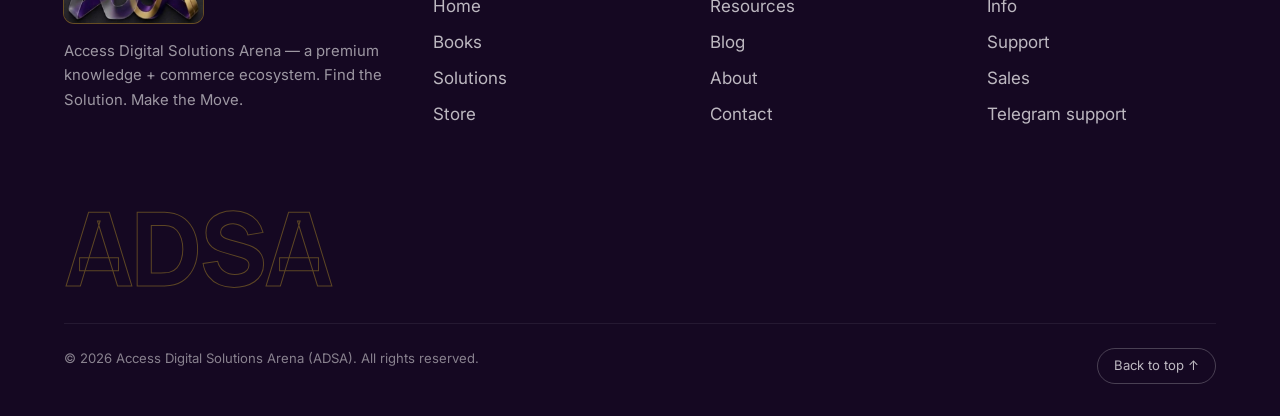
<file: about/index.html>
<!DOCTYPE html>
<html lang="en">
<head>
<meta charset="utf-8">
<meta name="viewport" content="width=device-width, initial-scale=1, viewport-fit=cover">
<title>About — Access Digital Solutions Arena (ADSA)</title>
<meta name="description" content="About Access Digital Solutions Arena (ADSA): our mission, vision, beliefs, values and divisions — a premium knowledge + commerce ecosystem for smarter moves.">
<meta name="theme-color" content="#4B1F6F">
<meta name="color-scheme" content="dark light">
<meta name="referrer" content="strict-origin-when-cross-origin">
<meta http-equiv="Content-Security-Policy" content="base-uri 'self'; object-src 'none'; form-action 'self' https://api.web3forms.com">
<link rel="canonical" href="https://accessdigitalsolutionsaren.com/about">
<meta property="og:type" content="website">
<meta property="og:site_name" content="Access Digital Solutions Arena (ADSA)">
<meta property="og:title" content="About — Access Digital Solutions Arena (ADSA)">
<meta property="og:description" content="About Access Digital Solutions Arena (ADSA): our mission, vision, beliefs, values and divisions — a premium knowledge + commerce ecosystem for smarter moves.">
<meta property="og:url" content="https://accessdigitalsolutionsaren.com/about">
<meta property="og:image" content="https://accessdigitalsolutionsaren.com/assets/images/og-image.jpg">
<meta name="twitter:card" content="summary_large_image">
<link rel="icon" type="image/png" href="../assets/logos/adsa-favicon.png">
<link rel="apple-touch-icon" href="../assets/logos/adsa-logo.png">
<link rel="preconnect" href="https://fonts.googleapis.com">
<link rel="preconnect" href="https://fonts.gstatic.com" crossorigin>
<link href="https://fonts.googleapis.com/css2?family=Inter:wght@400;500;600&family=Manrope:wght@500;600;700;800&display=swap" rel="stylesheet">
<link rel="stylesheet" href="../assets/css/base.css">
<link rel="stylesheet" href="about.css">
<script src="../assets/js/boot.js"></script>
<script type="application/ld+json">{"@context":"https://schema.org","@graph":[{"@type":"Organization","@id":"https://accessdigitalsolutionsaren.com/#org","name":"Access Digital Solutions Arena","alternateName":"ADSA","url":"https://accessdigitalsolutionsaren.com/","logo":"https://accessdigitalsolutionsaren.com/assets/logos/adsa-logo.png","slogan":"Find the Solution. Make the Move.","email":"info@accessdigitalsolutionsaren.com"},{"@type":"WebSite","@id":"https://accessdigitalsolutionsaren.com/#site","url":"https://accessdigitalsolutionsaren.com/","name":"Access Digital Solutions Arena (ADSA)","publisher":{"@id":"https://accessdigitalsolutionsaren.com/#org"}}]}</script>
</head>
<body data-page="about">
<a class="skip-link" href="#main">Skip to main content</a>
<div class="curtain is-arriving" id="curtain" aria-hidden="true"></div>
<div class="progress" id="progress" aria-hidden="true"></div>
<div class="glow" id="glow" aria-hidden="true"></div>

<header class="site-header" id="header">
  <nav class="nav" aria-label="Main navigation">
    <a class="brand" href="../" aria-label="Access Digital Solutions Arena (ADSA) — home">
      <img class="brand__logo" src="../assets/logos/adsa-mark.png" alt="" width="96" height="44">
      <span class="sr-only">Access Digital Solutions Arena (ADSA)</span>
    </a>
    <button class="menu-btn" id="menuBtn" type="button" aria-expanded="false" aria-controls="navList" aria-label="Open menu"><span></span><span></span><span></span></button>
    <ul class="nav__list" id="navList">
      <li><a class="nav__link" data-page="home" href="../" style="--i:0">Home</a></li>
      <li><a class="nav__link" data-page="books" href="../books/" style="--i:1">Books</a></li>
      <li><a class="nav__link" data-page="solutions" href="../solutions/" style="--i:2">Solutions</a></li>
      <li><a class="nav__link" data-page="store" href="../store/" style="--i:3">Store</a></li>
      <li><a class="nav__link" data-page="resources" href="../resources/" style="--i:4">Resources</a></li>
      <li><a class="nav__link" data-page="blog" href="../blog/" style="--i:5">Blog</a></li>
      <li><a class="nav__link" data-page="about" href="../about/" style="--i:6" aria-current="page">About</a></li>
      <li><a class="nav__link nav__link--cta" data-page="contact" href="../contact/" style="--i:7">Contact</a></li>
    </ul>
  </nav>
</header>

<main id="main">
<section class="page-hero" aria-labelledby="hero-title">
  <div class="aura" aria-hidden="true"><i></i><i></i><i></i></div>
  <div class="page-hero__line" aria-hidden="true"></div>
  <span class="page-hero__num" aria-hidden="true" data-parallax="-0.12">06</span>
  <div class="wrap">
    <p class="crumb reveal"><a href="../">Home</a><span aria-hidden="true">/</span><span>About</span></p>
    <h1 class="page-hero__title split" id="hero-title" data-split data-base="250">A solutions arena for <em>smarter moves.</em></h1>
    <p class="page-hero__sub reveal" style="--d:6">Access Digital Solutions Arena is a company, not a personality — an ecosystem of knowledge, solutions, technology and action.</p>
  </div>
</section>

<!-- ============ WELCOME ============ -->
<section class="section theme-light" id="welcome" aria-labelledby="welcome-title">
  <div class="wrap">
    <p class="eyebrow reveal">Welcome to ADSA</p>
    <h2 class="about__welcome" id="welcome-title" data-scrub>Welcome to Access Digital Solutions Arena — a knowledge and commerce platform dedicated to helping individuals and businesses learn, build and grow through books, practical solutions and carefully selected products.</h2>
  </div>
</section>

<!-- ============ MISSION & VISION ============ -->
<section class="section theme-dark mv" id="mission" aria-labelledby="mv-title">
  <div class="aura" aria-hidden="true"><i></i><i></i><i></i></div>
  <div class="wrap">
    <h2 class="sr-only" id="mv-title">Our mission and vision</h2>
    <div class="mv__grid">
      <article class="mv__card reveal"><p class="eyebrow">Our mission</p><p class="mv__text">To turn knowledge into practical solutions, and possibilities into progress.</p><p class="mv__body">Access Digital Solutions Arena exists to make knowledge, technology and digital solutions more useful, accessible and actionable. Through thoughtfully developed digital products, educational resources and practical solutions, we help individuals and businesses understand challenges, make informed decisions, work smarter and move forward with greater clarity and confidence.</p></article>
      <article class="mv__card reveal" style="--d:2"><p class="eyebrow">Our vision</p><p class="mv__text">A lasting global arena where knowledge, technology and trust turn challenges into better outcomes.</p><p class="mv__body">We envision a world where people and businesses can access the knowledge, tools and practical solutions they need to navigate challenges, embrace technology, unlock opportunities and create better outcomes. We aspire to build a lasting global ecosystem where trust, usefulness, innovation and continuous improvement shape every experience.</p></article>
    </div>
  </div>
</section>

<!-- ============ BELIEFS (pinned scene) ============ -->
<section class="pin theme-purple beliefs" data-pin aria-labelledby="bel-title" style="--pin-h:330vh">
  <div class="pin__stage">
    <div class="bel__grid">
      <div>
        <p class="eyebrow reveal">What ADSA believes</p>
        <h2 class="h2 reveal" id="bel-title" style="--d:1">Three beliefs. <em>Everything follows.</em></h2>
        <p class="lede reveal" style="--d:2">ADSA fights unnecessary difficulty, not people. These beliefs decide what we make and what we leave out.</p>
      </div>
      <div class="bel__steps">
        <div class="rail" aria-hidden="true"><i></i></div>
        <ol class="bel__list">
          <li class="belief" data-pin-step><small>Belief 01</small><h3>Knowledge should lead to action.</h3><p>Every guide, book and article should answer: “So what can I do with this?”</p></li>
          <li class="belief" data-pin-step><small>Belief 02</small><h3>Technology should simplify human problems.</h3><p>Tools earn their place by solving something real — not by looking futuristic.</p></li>
          <li class="belief" data-pin-step><small>Belief 03</small><h3>Better solutions create better possibilities.</h3><p>Smarter moves open doors that effort alone often cannot.</p></li>
        </ol>
      </div>
    </div>
  </div>
</section>

<!-- ============ WHAT WE DO ============ -->
<section class="section theme-light" id="what-we-do" aria-labelledby="wwd-title">
  <div class="wrap">
    <p class="eyebrow reveal">What we do</p>
    <h2 class="h2 reveal" id="wwd-title" style="--d:1">Five divisions. <em>One ecosystem.</em></h2>
    <ul class="divs">
      <li class="reveal" style="--d:1"><a class="div-row" href="../books/"><b>01</b><strong>Books</strong><span>eBooks, audiobooks and print books.</span><svg class="ext" viewBox="0 0 24 24" fill="none" stroke="currentColor" stroke-width="2.2" stroke-linecap="round" stroke-linejoin="round" aria-hidden="true"><path d="M7 17 17 7M8 7h9v9"/></svg></a></li>
      <li class="reveal" style="--d:2"><a class="div-row" href="../solutions/"><b>02</b><strong>Solutions</strong><span>AI prompts, templates, toolkits, courses and digital services.</span><svg class="ext" viewBox="0 0 24 24" fill="none" stroke="currentColor" stroke-width="2.2" stroke-linecap="round" stroke-linejoin="round" aria-hidden="true"><path d="M7 17 17 7M8 7h9v9"/></svg></a></li>
      <li class="reveal" style="--d:3"><a class="div-row" href="../store/"><b>03</b><strong>Store</strong><span>Carefully selected products, added only when real.</span><svg class="ext" viewBox="0 0 24 24" fill="none" stroke="currentColor" stroke-width="2.2" stroke-linecap="round" stroke-linejoin="round" aria-hidden="true"><path d="M7 17 17 7M8 7h9v9"/></svg></a></li>
      <li class="reveal" style="--d:4"><a class="div-row" href="../resources/"><b>04</b><strong>Resources</strong><span>Free downloads, guides, the newsletter and FAQ.</span><svg class="ext" viewBox="0 0 24 24" fill="none" stroke="currentColor" stroke-width="2.2" stroke-linecap="round" stroke-linejoin="round" aria-hidden="true"><path d="M7 17 17 7M8 7h9v9"/></svg></a></li>
      <li class="reveal" style="--d:5"><a class="div-row" href="../blog/"><b>05</b><strong>Blog</strong><span>Practical articles that teach first.</span><svg class="ext" viewBox="0 0 24 24" fill="none" stroke="currentColor" stroke-width="2.2" stroke-linecap="round" stroke-linejoin="round" aria-hidden="true"><path d="M7 17 17 7M8 7h9v9"/></svg></a></li>
    </ul>
  </div>
</section>

<!-- ============ WHO WE HELP + VALUES ============ -->
<section class="section theme-dark" id="values" aria-labelledby="val-title">
  <div class="wrap">
    <p class="eyebrow reveal">Who we help</p>
    <h2 class="h2 reveal" id="val-title" style="--d:1">You will probably <em>recognise yourself.</em></h2>
    <div class="chips who reveal" style="--d:2">
      <span class="chip">Entrepreneurs</span><span class="chip">Professionals</span><span class="chip">Students</span><span class="chip">Real estate agents</span>
      <span class="chip">Business owners</span><span class="chip">Content creators</span><span class="chip">Freelancers</span>
    </div>
    <h3 class="sub-h reveal">Our core values</h3>
    <ul class="values">
      <li class="value reveal" data-value data-spot style="--d:2"><b aria-hidden="true">01</b><h3>Practicality</h3><p>Knowledge is only valuable when you can use it.</p></li>
      <li class="value reveal" data-value data-spot style="--d:3"><b aria-hidden="true">02</b><h3>Integrity</h3><p>Truth over hype. If something is unknown, we say so.</p></li>
      <li class="value reveal" data-value data-spot style="--d:1"><b aria-hidden="true">03</b><h3>Continuous Learning</h3><p>Better solutions come from staying curious.</p></li>
      <li class="value reveal" data-value data-spot style="--d:2"><b aria-hidden="true">04</b><h3>Innovation</h3><p>Technology earns its place by solving something real.</p></li>
      <li class="value reveal" data-value data-spot style="--d:3"><b aria-hidden="true">05</b><h3>Simplicity</h3><p>Clear language and clear steps, without jargon.</p></li>
      <li class="value reveal" data-value data-spot style="--d:1"><b aria-hidden="true">06</b><h3>Excellence</h3><p>Premium comes from care, not decoration.</p></li>
    </ul>
  </div>
</section>

<!-- ============ IS / STANDS AGAINST ============ -->
<section class="section theme-purple" aria-labelledby="is-title">
  <div class="wrap">
    <h2 class="sr-only" id="is-title">What ADSA is, and what it stands against</h2>
    <div class="about__cols">
      <div class="reveal"><h3>ADSA is</h3>
        <div class="chips"><span class="chip">Intelligent</span><span class="chip">Useful</span><span class="chip">Modern</span><span class="chip">Premium</span><span class="chip">Practical</span><span class="chip">Human</span><span class="chip">Trustworthy</span><span class="chip">Solution-oriented</span></div></div>
      <div class="reveal" style="--d:2"><h3>ADSA stands against</h3>
        <div class="chips"><span class="chip chip--dash">Unnecessary complexity</span><span class="chip chip--dash">Technology intimidation</span><span class="chip chip--dash">Hustle without systems</span><span class="chip chip--dash">Information overload</span><span class="chip chip--dash">Empty motivation</span><span class="chip chip--dash">Digital exclusion</span></div></div>
    </div>
  </div>
</section>

<!-- ============ WHY ADSA + FUTURE ============ -->
<section class="section theme-light" id="why" aria-labelledby="why-title">
  <div class="wrap why__grid">
    <div>
      <p class="eyebrow reveal">Why choose ADSA</p>
      <h2 class="h2 reveal" id="why-title" style="--d:1">Value, not <em>exaggeration.</em></h2>
      <ul class="ticks reveal" style="--d:2">
        <li>Clear details before you decide: what it is, who it is for, what you get.</li>
        <li>Products that fit a real problem, never forced on it.</li>
        <li>Honest language: no invented proof, no fake urgency.</li>
        <li>One connected ecosystem instead of scattered pieces.</li>
      </ul>
    </div>
    <div>
      <p class="eyebrow reveal">Our future vision</p>
      <h2 class="h2 reveal" id="future-title" style="--d:1">Growing, <em>carefully.</em></h2>
      <ul class="ticks reveal" style="--d:2">
        <li>Publishing more books.</li>
        <li>Expanding digital solutions.</li>
        <li>Building educational resources.</li>
        <li>Reaching an international audience.</li>
      </ul>
    </div>
  </div>
</section>

<!-- ============ CALL TO ACTION ============ -->
<section class="section theme-purple about__cta" aria-labelledby="cta-title">
  <div class="aura" aria-hidden="true"><i></i><i></i><i></i></div>
  <div class="wrap">
    <p class="eyebrow reveal">Your next step</p>
    <h2 class="h2 reveal" id="cta-title" style="--d:1;max-width:20ch">Explore, learn, then <em>make the move.</em></h2>
    <div class="btn-row reveal" style="--d:3">
      <a class="btn" href="../solutions/" data-magnetic>Discover Solutions <svg viewBox="0 0 24 24" fill="none" stroke="currentColor" stroke-width="2.2" stroke-linecap="round" stroke-linejoin="round" aria-hidden="true"><path d="M5 12h14M13 6l6 6-6 6"/></svg></a>
      <a class="btn btn--ghost" href="../resources/#newsletter" data-magnetic>Join the newsletter</a>
    </div>
  </div>
</section>

</main>

<a class="next" href="../contact/" aria-label="Next chapter: Contact">
  <small>Next chapter</small>
  <strong>Contact <svg viewBox="0 0 24 24" fill="none" stroke="currentColor" stroke-width="2.2" stroke-linecap="round" stroke-linejoin="round" aria-hidden="true"><path d="M5 12h14M13 6l6 6-6 6"/></svg></strong>
</a>

<footer class="footer">
  <div class="wrap">
    <div class="footer__top">
      <div>
        <a class="brand" href="../" aria-label="Access Digital Solutions Arena (ADSA) — home"><img class="brand__logo" src="../assets/logos/adsa-mark.png" alt="" width="140" height="64" loading="lazy"><span class="sr-only">Access Digital Solutions Arena (ADSA)</span></a>
        <p>Access Digital Solutions Arena — a premium knowledge + commerce ecosystem. Find the Solution. Make the Move.</p>
      </div>
      <div><h4>Explore</h4><ul><li><a href="../">Home</a></li><li><a href="../books/">Books</a></li><li><a href="../solutions/">Solutions</a></li><li><a href="../store/">Store</a></li></ul></div>
      <div><h4>More</h4><ul><li><a href="../resources/">Resources</a></li><li><a href="../blog/">Blog</a></li><li><a href="../about/">About</a></li><li><a href="../contact/">Contact</a></li></ul></div>
      <div><h4>Reach us</h4><ul>
        <li><a href="mailto:info@accessdigitalsolutionsaren.com">Info</a></li>
        <li><a href="mailto:support@accessdigitalsolutionsaren.com">Support</a></li>
        <li><a href="mailto:sales@accessdigitalsolutionsaren.com">Sales</a></li>
        <li><a href="https://t.me/ADSAsupport" target="_blank" rel="noopener noreferrer">Telegram support<span class="sr-only"> (opens in a new tab)</span></a></li></ul></div>
    </div>
    <div class="footer__sig" aria-hidden="true">ADSA</div>
    <div class="footer__bar">
      <span>© <span id="year">2026</span> Access Digital Solutions Arena (ADSA). All rights reserved.</span>
      <button class="to-top" id="toTop" type="button">Back to top ↑</button>
    </div>
  </div>
</footer>

<noscript><p style="position:fixed;bottom:0;left:0;right:0;background:#C9A227;color:#150822;padding:.6rem 1rem;text-align:center;z-index:2000;margin:0">Access Digital Solutions Arena works best with JavaScript enabled, but all content is still readable.</p></noscript>
<script src="../assets/js/config.js"></script>
<script src="../assets/js/core.js" defer></script>
<script src="about.js" defer></script>
</body>
</html>
</file>
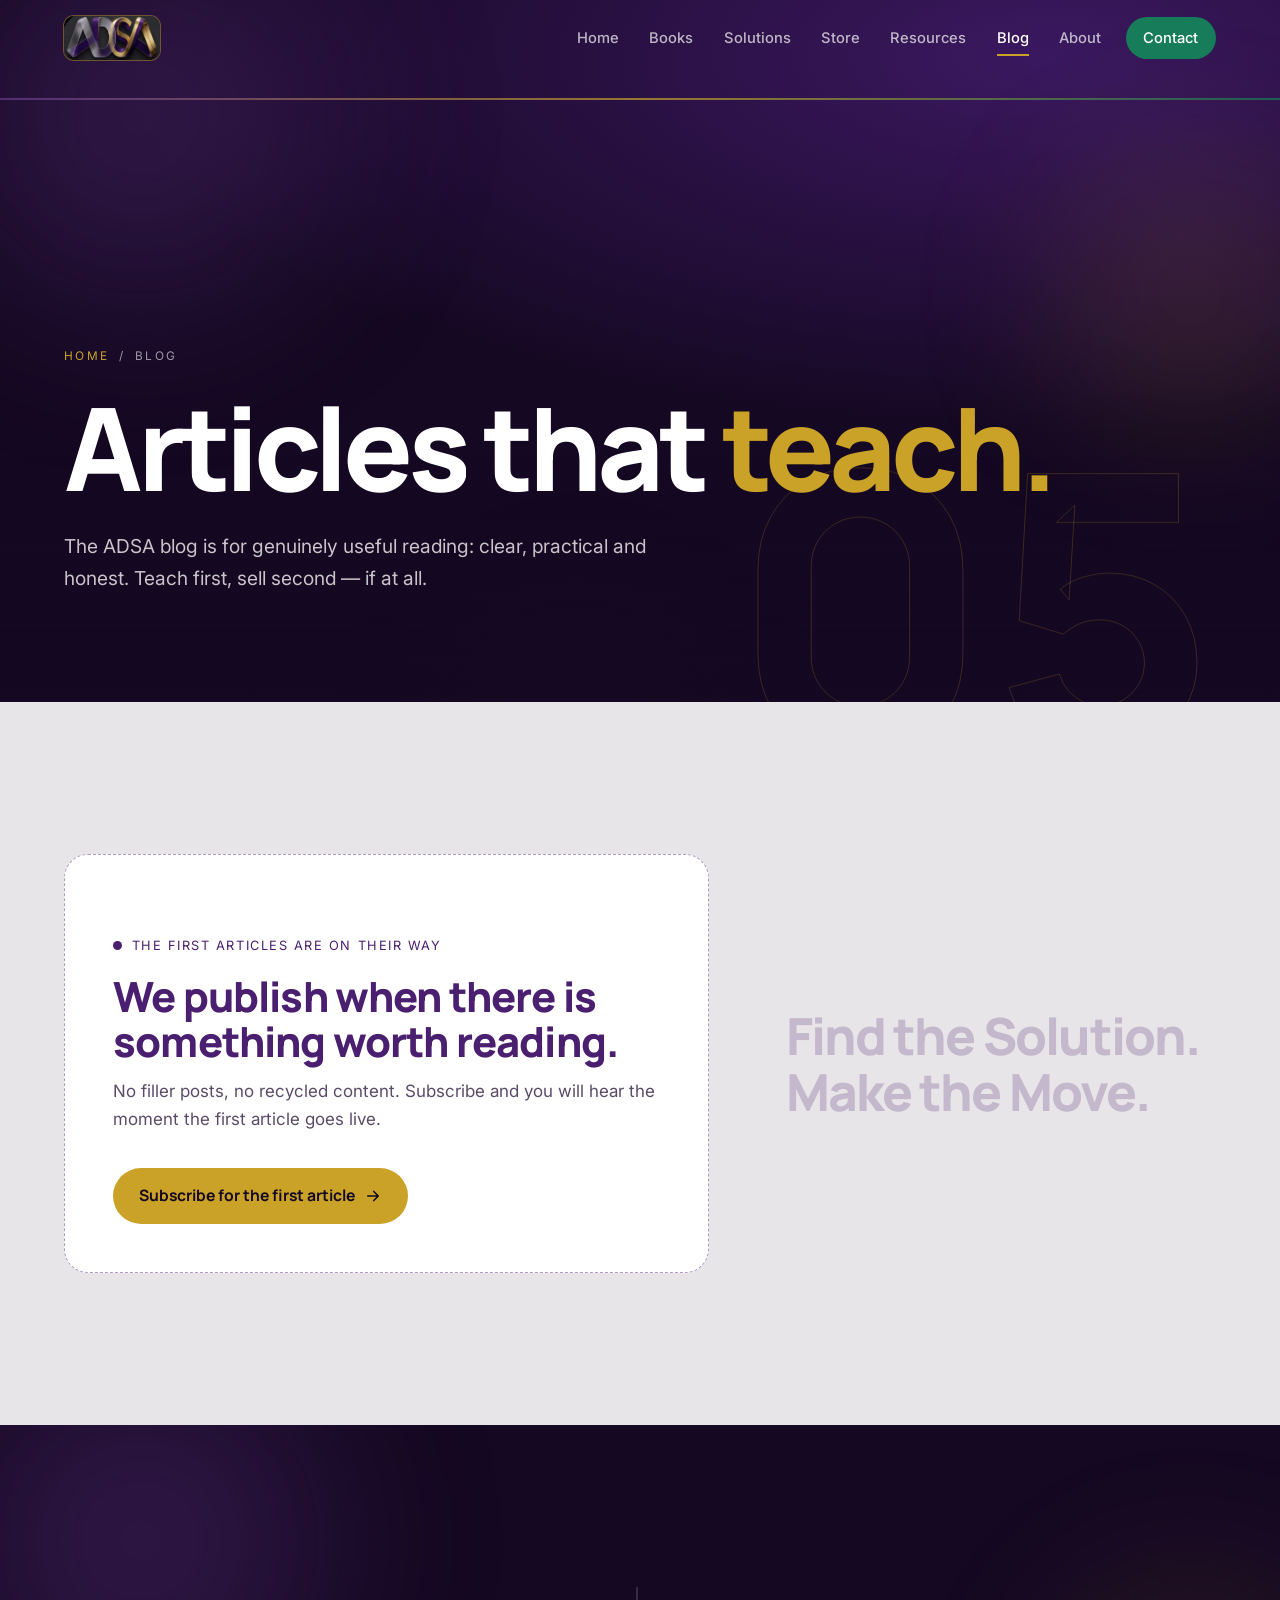
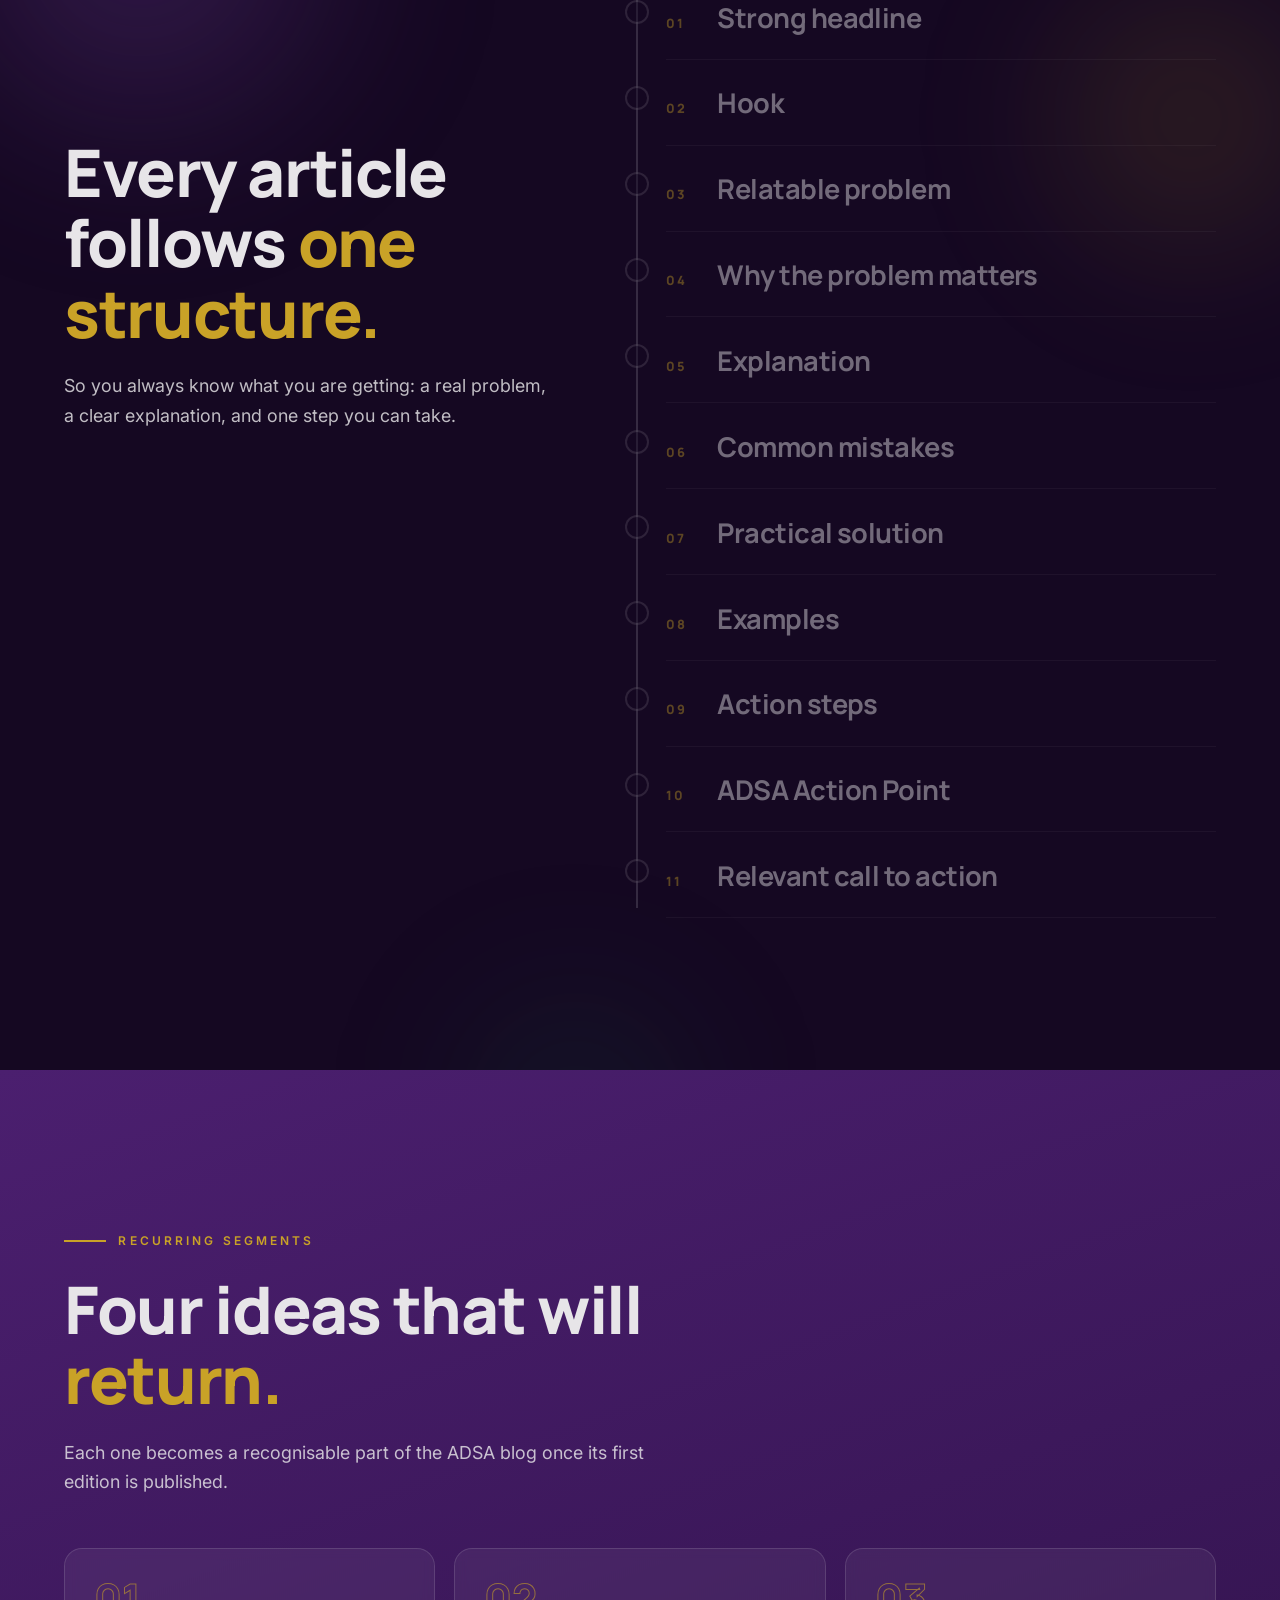
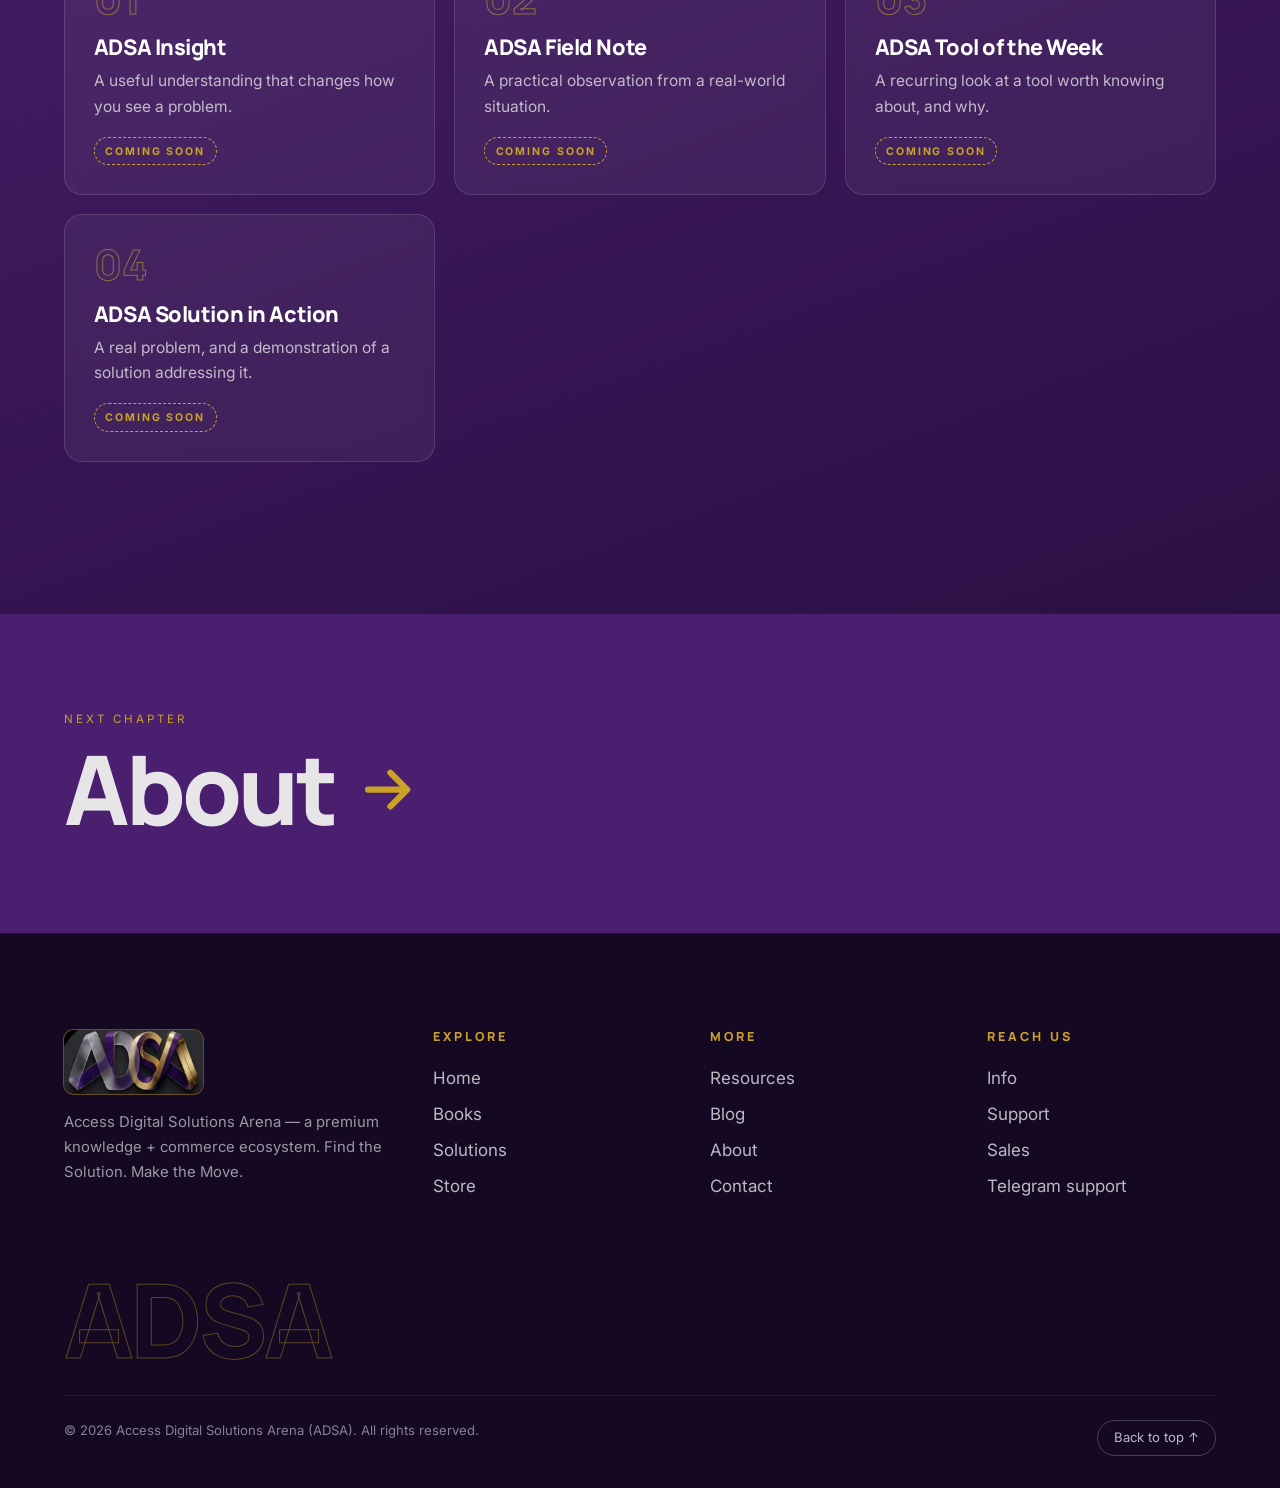
<file: blog/index.html>
<!DOCTYPE html>
<html lang="en">
<head>
<meta charset="utf-8">
<meta name="viewport" content="width=device-width, initial-scale=1, viewport-fit=cover">
<title>Blog — Access Digital Solutions Arena (ADSA)</title>
<meta name="description" content="The ADSA blog: practical, honest articles that teach before any sale. The first articles are on their way — subscribe to hear first.">
<meta name="theme-color" content="#4B1F6F">
<meta name="color-scheme" content="dark light">
<meta name="referrer" content="strict-origin-when-cross-origin">
<meta http-equiv="Content-Security-Policy" content="base-uri 'self'; object-src 'none'; form-action 'self' https://api.web3forms.com">
<link rel="canonical" href="https://accessdigitalsolutionsaren.com/blog">
<meta property="og:type" content="website">
<meta property="og:site_name" content="Access Digital Solutions Arena (ADSA)">
<meta property="og:title" content="Blog — Access Digital Solutions Arena (ADSA)">
<meta property="og:description" content="The ADSA blog: practical, honest articles that teach before any sale. The first articles are on their way — subscribe to hear first.">
<meta property="og:url" content="https://accessdigitalsolutionsaren.com/blog">
<meta property="og:image" content="https://accessdigitalsolutionsaren.com/assets/images/og-image.jpg">
<meta name="twitter:card" content="summary_large_image">
<link rel="icon" type="image/png" href="../assets/logos/adsa-favicon.png">
<link rel="apple-touch-icon" href="../assets/logos/adsa-logo.png">
<link rel="preconnect" href="https://fonts.googleapis.com">
<link rel="preconnect" href="https://fonts.gstatic.com" crossorigin>
<link href="https://fonts.googleapis.com/css2?family=Inter:wght@400;500;600&family=Manrope:wght@500;600;700;800&display=swap" rel="stylesheet">
<link rel="stylesheet" href="../assets/css/base.css">
<link rel="stylesheet" href="blog.css">
<script src="../assets/js/boot.js"></script>
<script type="application/ld+json">{"@context":"https://schema.org","@graph":[{"@type":"Organization","@id":"https://accessdigitalsolutionsaren.com/#org","name":"Access Digital Solutions Arena","alternateName":"ADSA","url":"https://accessdigitalsolutionsaren.com/","logo":"https://accessdigitalsolutionsaren.com/assets/logos/adsa-logo.png","slogan":"Find the Solution. Make the Move.","email":"info@accessdigitalsolutionsaren.com"},{"@type":"WebSite","@id":"https://accessdigitalsolutionsaren.com/#site","url":"https://accessdigitalsolutionsaren.com/","name":"Access Digital Solutions Arena (ADSA)","publisher":{"@id":"https://accessdigitalsolutionsaren.com/#org"}}]}</script>
</head>
<body data-page="blog">
<a class="skip-link" href="#main">Skip to main content</a>
<div class="curtain is-arriving" id="curtain" aria-hidden="true"></div>
<div class="progress" id="progress" aria-hidden="true"></div>
<div class="glow" id="glow" aria-hidden="true"></div>

<header class="site-header" id="header">
  <nav class="nav" aria-label="Main navigation">
    <a class="brand" href="../" aria-label="Access Digital Solutions Arena (ADSA) — home">
      <img class="brand__logo" src="../assets/logos/adsa-mark.png" alt="" width="96" height="44">
      <span class="sr-only">Access Digital Solutions Arena (ADSA)</span>
    </a>
    <button class="menu-btn" id="menuBtn" type="button" aria-expanded="false" aria-controls="navList" aria-label="Open menu"><span></span><span></span><span></span></button>
    <ul class="nav__list" id="navList">
      <li><a class="nav__link" data-page="home" href="../" style="--i:0">Home</a></li>
      <li><a class="nav__link" data-page="books" href="../books/" style="--i:1">Books</a></li>
      <li><a class="nav__link" data-page="solutions" href="../solutions/" style="--i:2">Solutions</a></li>
      <li><a class="nav__link" data-page="store" href="../store/" style="--i:3">Store</a></li>
      <li><a class="nav__link" data-page="resources" href="../resources/" style="--i:4">Resources</a></li>
      <li><a class="nav__link" data-page="blog" href="../blog/" style="--i:5" aria-current="page">Blog</a></li>
      <li><a class="nav__link" data-page="about" href="../about/" style="--i:6">About</a></li>
      <li><a class="nav__link nav__link--cta" data-page="contact" href="../contact/" style="--i:7">Contact</a></li>
    </ul>
  </nav>
</header>

<main id="main">
<section class="page-hero" aria-labelledby="hero-title">
  <div class="aura" aria-hidden="true"><i></i><i></i><i></i></div>
  <div class="page-hero__line" aria-hidden="true"></div>
  <span class="page-hero__num" aria-hidden="true" data-parallax="-0.12">05</span>
  <div class="wrap">
    <p class="crumb reveal"><a href="../">Home</a><span aria-hidden="true">/</span><span>Blog</span></p>
    <h1 class="page-hero__title split" id="hero-title" data-split data-base="250">Articles that <em>teach.</em></h1>
    <p class="page-hero__sub reveal" style="--d:6">The ADSA blog is for genuinely useful reading: clear, practical and honest. Teach first, sell second — if at all.</p>
  </div>
</section>

<!-- ============ EMPTY STATE ============ -->
<section class="section theme-light empty-sec" aria-labelledby="empty-title">
  <div class="wrap empty__grid">
    <div class="empty reveal">
      <span class="status">The first articles are on their way</span>
      <h2 id="empty-title">We publish when there is something worth reading.</h2>
      <p>No filler posts, no recycled content. Subscribe and you will hear the moment the first article goes live.</p>
      <div class="btn-row"><a class="btn" href="../resources/#newsletter" data-magnetic>Subscribe for the first article <svg viewBox="0 0 24 24" fill="none" stroke="currentColor" stroke-width="2.2" stroke-linecap="round" stroke-linejoin="round" aria-hidden="true"><path d="M5 12h14M13 6l6 6-6 6"/></svg></a></div>
    </div>
    <p class="empty__quote reveal" style="--d:2" data-scrub>Find the Solution. Make the Move.</p>
  </div>
</section>

<!-- ============ THE BLUEPRINT (scroll-driven) ============ -->
<section class="section theme-dark blueprint" id="blueprint" aria-labelledby="bp-title">
  <div class="aura" aria-hidden="true"><i></i><i></i><i></i></div>
  <div class="wrap bp__grid">
    <div class="bp__intro">
      <p class="eyebrow reveal">The ADSA Blueprint</p>
      <h2 class="h2 reveal" id="bp-title" style="--d:1">Every article follows <em>one structure.</em></h2>
      <p class="lede reveal" style="--d:2">So you always know what you are getting: a real problem, a clear explanation, and one step you can take.</p>
    </div>
    <div class="bp__list" id="bpList">
      <div class="rail" aria-hidden="true"><i></i></div>
      <ol>
        <li class="bp__item" data-bp><span>01</span><strong>Strong headline</strong></li>
        <li class="bp__item" data-bp><span>02</span><strong>Hook</strong></li>
        <li class="bp__item" data-bp><span>03</span><strong>Relatable problem</strong></li>
        <li class="bp__item" data-bp><span>04</span><strong>Why the problem matters</strong></li>
        <li class="bp__item" data-bp><span>05</span><strong>Explanation</strong></li>
        <li class="bp__item" data-bp><span>06</span><strong>Common mistakes</strong></li>
        <li class="bp__item" data-bp><span>07</span><strong>Practical solution</strong></li>
        <li class="bp__item" data-bp><span>08</span><strong>Examples</strong></li>
        <li class="bp__item" data-bp><span>09</span><strong>Action steps</strong></li>
        <li class="bp__item" data-bp><span>10</span><strong>ADSA Action Point</strong></li>
        <li class="bp__item" data-bp><span>11</span><strong>Relevant call to action</strong></li>
      </ol>
    </div>
  </div>
</section>

<!-- ============ SEGMENTS ============ -->
<section class="section theme-purple" aria-labelledby="seg-title">
  <div class="wrap">
    <p class="eyebrow reveal">Recurring segments</p>
    <h2 class="h2 reveal" id="seg-title" style="--d:1">Four ideas that will <em>return.</em></h2>
    <p class="lede reveal" style="--d:2">Each one becomes a recognisable part of the ADSA blog once its first edition is published.</p>
    <div class="grid-auto">
      <article class="panel seg reveal" data-spot style="--d:1"><b aria-hidden="true">01</b><h3>ADSA Insight</h3><p>A useful understanding that changes how you see a problem.</p><span class="soon">Coming soon</span></article>
      <article class="panel seg reveal" data-spot style="--d:2"><b aria-hidden="true">02</b><h3>ADSA Field Note</h3><p>A practical observation from a real-world situation.</p><span class="soon">Coming soon</span></article>
      <article class="panel seg reveal" data-spot style="--d:3"><b aria-hidden="true">03</b><h3>ADSA Tool of the Week</h3><p>A recurring look at a tool worth knowing about, and why.</p><span class="soon">Coming soon</span></article>
      <article class="panel seg reveal" data-spot style="--d:4"><b aria-hidden="true">04</b><h3>ADSA Solution in Action</h3><p>A real problem, and a demonstration of a solution addressing it.</p><span class="soon">Coming soon</span></article>
    </div>
  </div>
</section>

</main>

<a class="next" href="../about/" aria-label="Next chapter: About">
  <small>Next chapter</small>
  <strong>About <svg viewBox="0 0 24 24" fill="none" stroke="currentColor" stroke-width="2.2" stroke-linecap="round" stroke-linejoin="round" aria-hidden="true"><path d="M5 12h14M13 6l6 6-6 6"/></svg></strong>
</a>

<footer class="footer">
  <div class="wrap">
    <div class="footer__top">
      <div>
        <a class="brand" href="../" aria-label="Access Digital Solutions Arena (ADSA) — home"><img class="brand__logo" src="../assets/logos/adsa-mark.png" alt="" width="140" height="64" loading="lazy"><span class="sr-only">Access Digital Solutions Arena (ADSA)</span></a>
        <p>Access Digital Solutions Arena — a premium knowledge + commerce ecosystem. Find the Solution. Make the Move.</p>
      </div>
      <div><h4>Explore</h4><ul><li><a href="../">Home</a></li><li><a href="../books/">Books</a></li><li><a href="../solutions/">Solutions</a></li><li><a href="../store/">Store</a></li></ul></div>
      <div><h4>More</h4><ul><li><a href="../resources/">Resources</a></li><li><a href="../blog/">Blog</a></li><li><a href="../about/">About</a></li><li><a href="../contact/">Contact</a></li></ul></div>
      <div><h4>Reach us</h4><ul>
        <li><a href="mailto:info@accessdigitalsolutionsaren.com">Info</a></li>
        <li><a href="mailto:support@accessdigitalsolutionsaren.com">Support</a></li>
        <li><a href="mailto:sales@accessdigitalsolutionsaren.com">Sales</a></li>
        <li><a href="https://t.me/ADSAsupport" target="_blank" rel="noopener noreferrer">Telegram support<span class="sr-only"> (opens in a new tab)</span></a></li></ul></div>
    </div>
    <div class="footer__sig" aria-hidden="true">ADSA</div>
    <div class="footer__bar">
      <span>© <span id="year">2026</span> Access Digital Solutions Arena (ADSA). All rights reserved.</span>
      <button class="to-top" id="toTop" type="button">Back to top ↑</button>
    </div>
  </div>
</footer>

<noscript><p style="position:fixed;bottom:0;left:0;right:0;background:#C9A227;color:#150822;padding:.6rem 1rem;text-align:center;z-index:2000;margin:0">Access Digital Solutions Arena works best with JavaScript enabled, but all content is still readable.</p></noscript>
<script src="../assets/js/config.js"></script>
<script src="../assets/js/core.js" defer></script>
<script src="blog.js" defer></script>
</body>
</html>
</file>
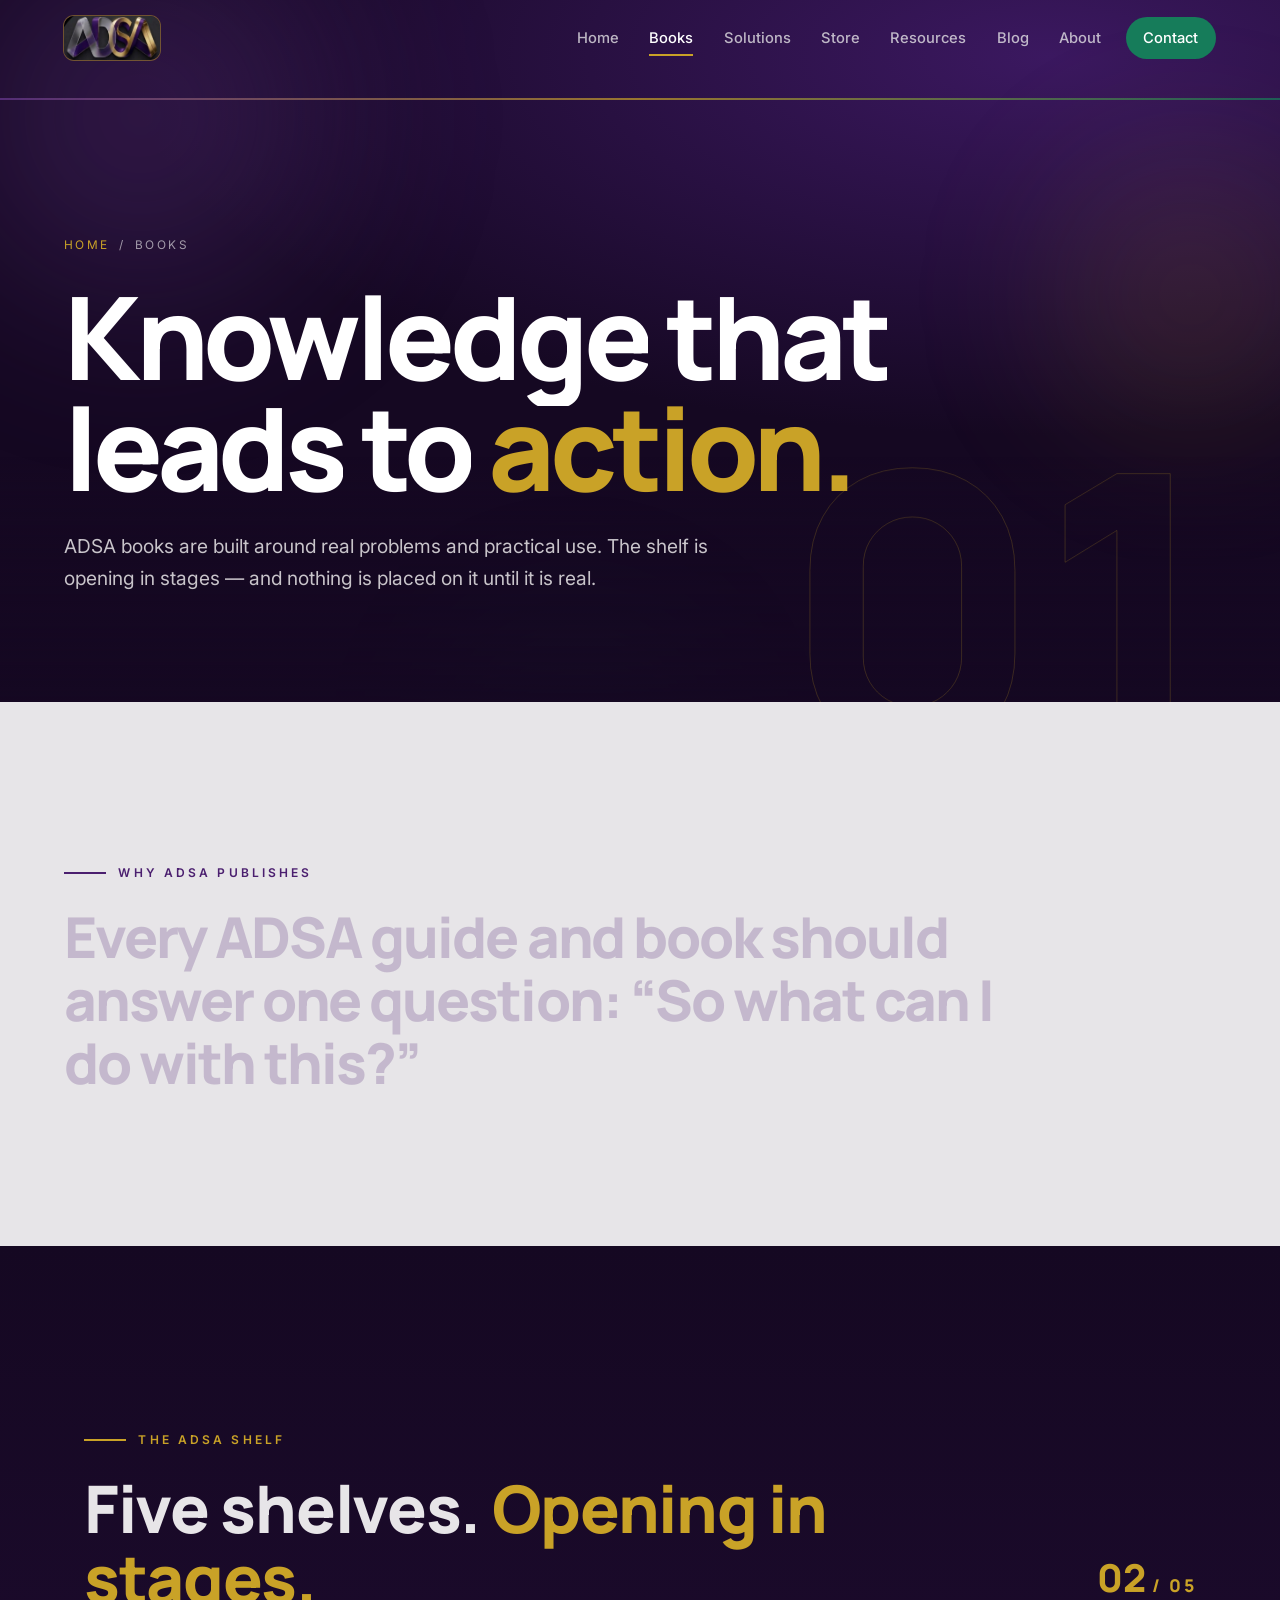
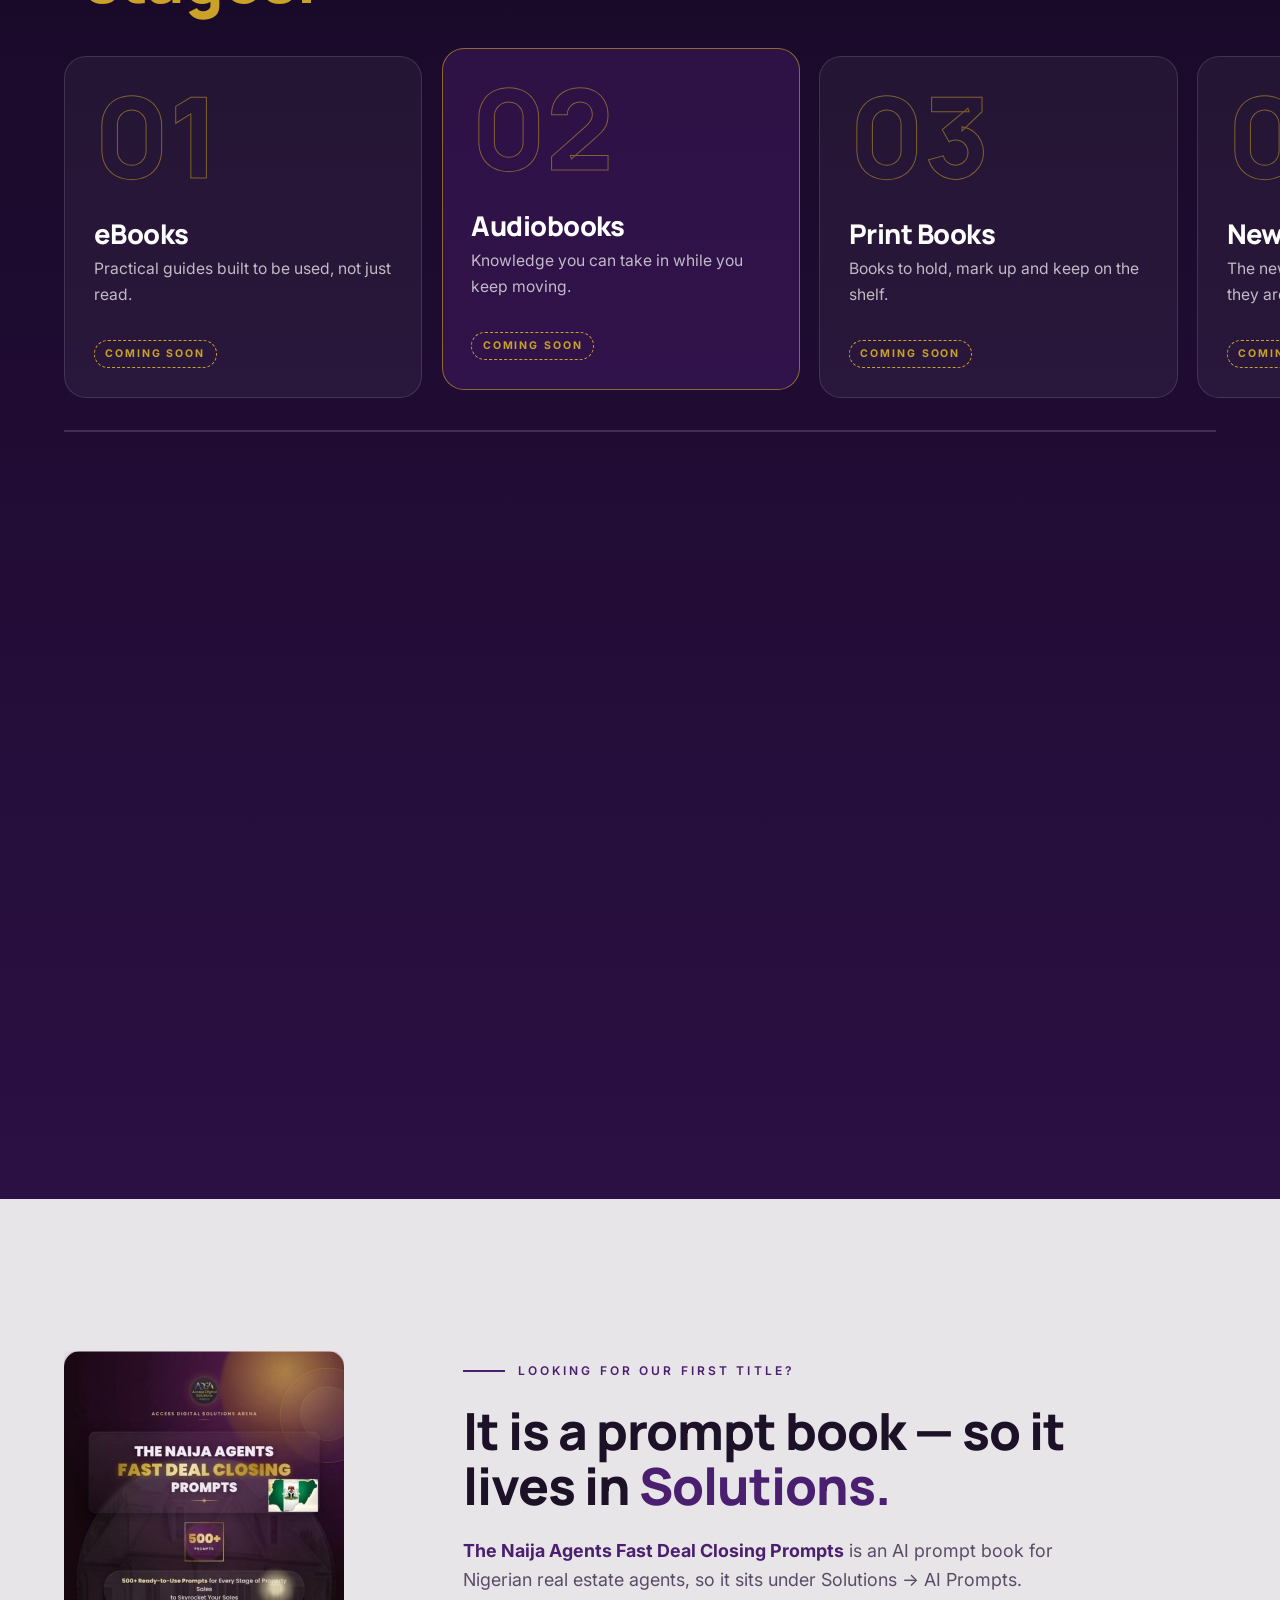
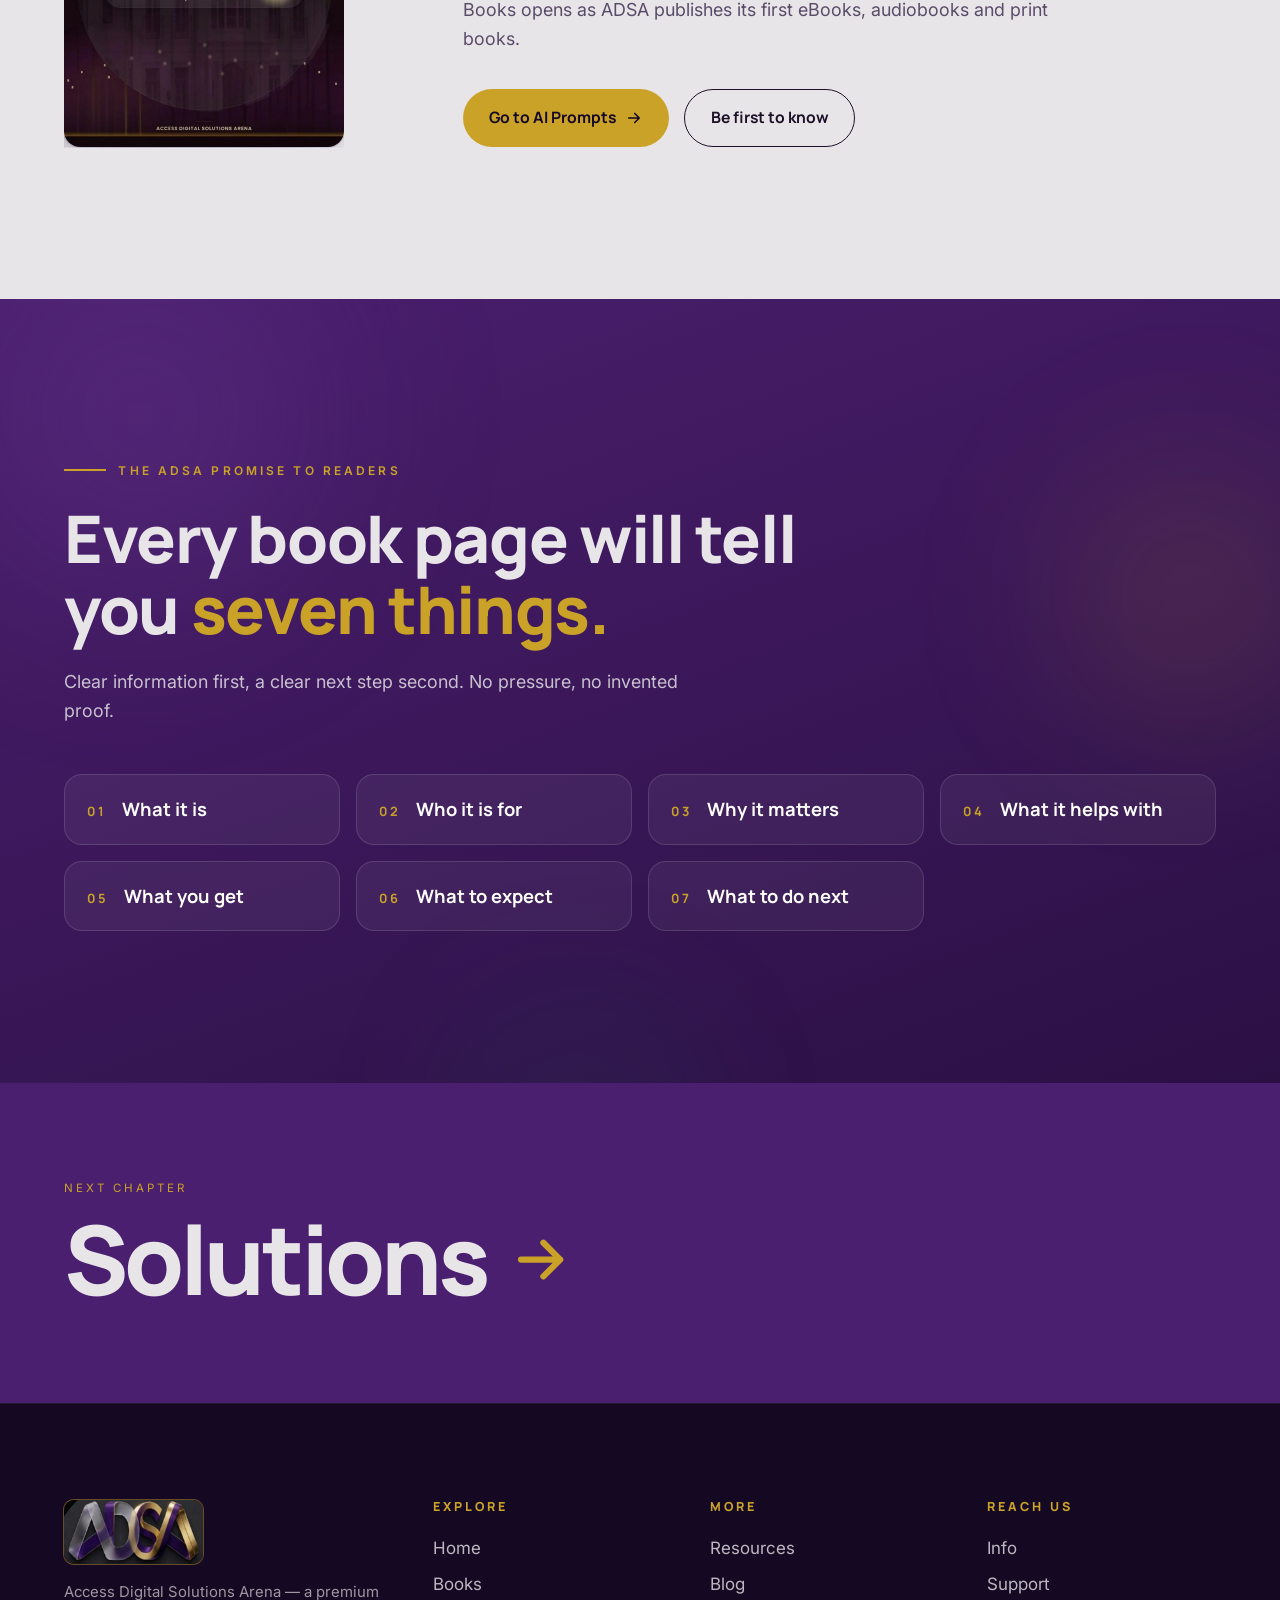
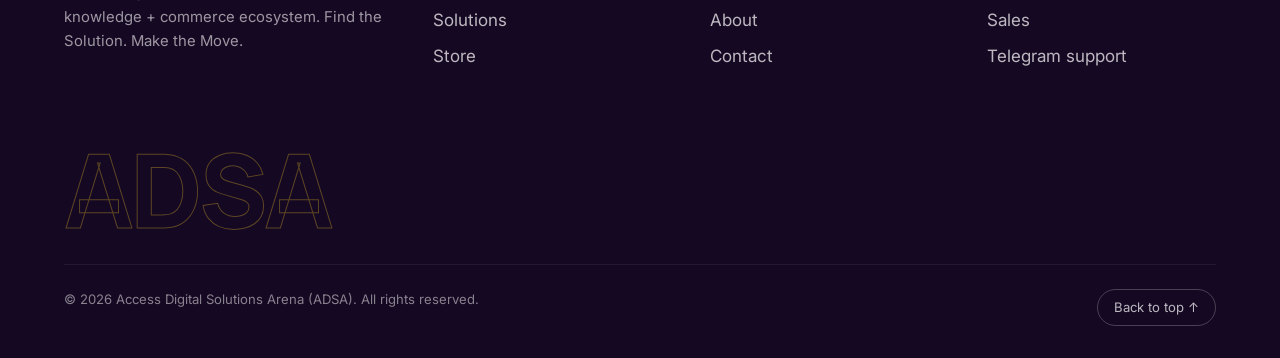
<file: books/index.html>
<!DOCTYPE html>
<html lang="en">
<head>
<meta charset="utf-8">
<meta name="viewport" content="width=device-width, initial-scale=1, viewport-fit=cover">
<title>Books — Access Digital Solutions Arena (ADSA)</title>
<meta name="description" content="ADSA Books: eBooks, audiobooks and print books built around real problems and practical use. The shelf opens in stages — only real titles, never filler.">
<meta name="theme-color" content="#4B1F6F">
<meta name="color-scheme" content="dark light">
<meta name="referrer" content="strict-origin-when-cross-origin">
<meta http-equiv="Content-Security-Policy" content="base-uri 'self'; object-src 'none'; form-action 'self' https://api.web3forms.com">
<link rel="canonical" href="https://accessdigitalsolutionsaren.com/books">
<meta property="og:type" content="website">
<meta property="og:site_name" content="Access Digital Solutions Arena (ADSA)">
<meta property="og:title" content="Books — Access Digital Solutions Arena (ADSA)">
<meta property="og:description" content="ADSA Books: eBooks, audiobooks and print books built around real problems and practical use. The shelf opens in stages — only real titles, never filler.">
<meta property="og:url" content="https://accessdigitalsolutionsaren.com/books">
<meta property="og:image" content="https://accessdigitalsolutionsaren.com/assets/images/og-image.jpg">
<meta name="twitter:card" content="summary_large_image">
<link rel="icon" type="image/png" href="../assets/logos/adsa-favicon.png">
<link rel="apple-touch-icon" href="../assets/logos/adsa-logo.png">
<link rel="preconnect" href="https://fonts.googleapis.com">
<link rel="preconnect" href="https://fonts.gstatic.com" crossorigin>
<link href="https://fonts.googleapis.com/css2?family=Inter:wght@400;500;600&family=Manrope:wght@500;600;700;800&display=swap" rel="stylesheet">
<link rel="stylesheet" href="../assets/css/base.css">
<link rel="stylesheet" href="books.css">
<script src="../assets/js/boot.js"></script>
<script type="application/ld+json">{"@context":"https://schema.org","@graph":[{"@type":"Organization","@id":"https://accessdigitalsolutionsaren.com/#org","name":"Access Digital Solutions Arena","alternateName":"ADSA","url":"https://accessdigitalsolutionsaren.com/","logo":"https://accessdigitalsolutionsaren.com/assets/logos/adsa-logo.png","slogan":"Find the Solution. Make the Move.","email":"info@accessdigitalsolutionsaren.com"},{"@type":"WebSite","@id":"https://accessdigitalsolutionsaren.com/#site","url":"https://accessdigitalsolutionsaren.com/","name":"Access Digital Solutions Arena (ADSA)","publisher":{"@id":"https://accessdigitalsolutionsaren.com/#org"}}]}</script>
</head>
<body data-page="books">
<a class="skip-link" href="#main">Skip to main content</a>
<div class="curtain is-arriving" id="curtain" aria-hidden="true"></div>
<div class="progress" id="progress" aria-hidden="true"></div>
<div class="glow" id="glow" aria-hidden="true"></div>

<header class="site-header" id="header">
  <nav class="nav" aria-label="Main navigation">
    <a class="brand" href="../" aria-label="Access Digital Solutions Arena (ADSA) — home">
      <img class="brand__logo" src="../assets/logos/adsa-mark.png" alt="" width="96" height="44">
      <span class="sr-only">Access Digital Solutions Arena (ADSA)</span>
    </a>
    <button class="menu-btn" id="menuBtn" type="button" aria-expanded="false" aria-controls="navList" aria-label="Open menu"><span></span><span></span><span></span></button>
    <ul class="nav__list" id="navList">
      <li><a class="nav__link" data-page="home" href="../" style="--i:0">Home</a></li>
      <li><a class="nav__link" data-page="books" href="../books/" style="--i:1" aria-current="page">Books</a></li>
      <li><a class="nav__link" data-page="solutions" href="../solutions/" style="--i:2">Solutions</a></li>
      <li><a class="nav__link" data-page="store" href="../store/" style="--i:3">Store</a></li>
      <li><a class="nav__link" data-page="resources" href="../resources/" style="--i:4">Resources</a></li>
      <li><a class="nav__link" data-page="blog" href="../blog/" style="--i:5">Blog</a></li>
      <li><a class="nav__link" data-page="about" href="../about/" style="--i:6">About</a></li>
      <li><a class="nav__link nav__link--cta" data-page="contact" href="../contact/" style="--i:7">Contact</a></li>
    </ul>
  </nav>
</header>

<main id="main">
<section class="page-hero" aria-labelledby="hero-title">
  <div class="aura" aria-hidden="true"><i></i><i></i><i></i></div>
  <div class="page-hero__line" aria-hidden="true"></div>
  <span class="page-hero__num" aria-hidden="true" data-parallax="-0.12">01</span>
  <div class="wrap">
    <p class="crumb reveal"><a href="../">Home</a><span aria-hidden="true">/</span><span>Books</span></p>
    <h1 class="page-hero__title split" id="hero-title" data-split data-base="250">Knowledge that leads to <em>action.</em></h1>
    <p class="page-hero__sub reveal" style="--d:6">ADSA books are built around real problems and practical use. The shelf is opening in stages — and nothing is placed on it until it is real.</p>
  </div>
</section>

<!-- ============ STATEMENT ============ -->
<section class="section theme-light" aria-labelledby="bk-statement">
  <div class="wrap">
    <p class="eyebrow reveal">Why ADSA publishes</p>
    <h2 class="books__statement" id="bk-statement" data-scrub>Every ADSA guide and book should answer one question: “So what can I do with this?”</h2>
  </div>
</section>

<!-- ============ THE SHELF (horizontal pinned scene) ============ -->
<section class="hs theme-dark shelf" data-hscroll id="shelf" aria-labelledby="shelf-title">
  <div class="hs__stage">
    <div class="shelf__head">
      <p class="eyebrow reveal">The ADSA shelf</p>
      <h2 class="h2 reveal" id="shelf-title" style="--d:1">Five shelves. <em>Opening in stages.</em></h2>
      <p class="shelf__count" aria-hidden="true"><span id="shelfCount">01</span> / 05</p>
    </div>
    <ul class="hs__rail" role="list">
      <li class="shelf-card" data-spot><b aria-hidden="true">01</b><div><h3>eBooks</h3><p>Practical guides built to be used, not just read.</p></div><span class="soon">Coming soon</span></li>
      <li class="shelf-card" data-spot><b aria-hidden="true">02</b><div><h3>Audiobooks</h3><p>Knowledge you can take in while you keep moving.</p></div><span class="soon">Coming soon</span></li>
      <li class="shelf-card" data-spot><b aria-hidden="true">03</b><div><h3>Print Books</h3><p>Books to hold, mark up and keep on the shelf.</p></div><span class="soon">Coming soon</span></li>
      <li class="shelf-card" data-spot><b aria-hidden="true">04</b><div><h3>New Releases</h3><p>The newest ADSA titles, shown here as they are published.</p></div><span class="soon">Coming soon</span></li>
      <li class="shelf-card" data-spot><b aria-hidden="true">05</b><div><h3>Best Sellers</h3><p>What readers choose most — shown only when it is real.</p></div><span class="soon">Coming soon</span></li>
    </ul>
    <div class="hs__bar" aria-hidden="true"><i></i></div>
  </div>
</section>

<!-- ============ WHERE IS OUR FIRST TITLE ============ -->
<section class="section theme-light first" aria-labelledby="first-title">
  <div class="wrap first__grid">
    <div class="first__cover reveal-img"><img src="../assets/images/naija-agents-cover-560.jpg" alt="The Naija Agents Fast Deal Closing Prompts — cover" width="560" height="792" loading="lazy"></div>
    <div>
      <p class="eyebrow reveal">Looking for our first title?</p>
      <h2 class="h2 reveal" id="first-title" style="--d:1">It is a prompt book — so it lives in <em>Solutions.</em></h2>
      <p class="lede reveal" style="--d:2"><strong>The Naija Agents Fast Deal Closing Prompts</strong> is an AI prompt book for Nigerian real estate agents, so it sits under Solutions → AI Prompts. Books opens as ADSA publishes its first eBooks, audiobooks and print books.</p>
      <div class="btn-row reveal" style="--d:3">
        <a class="btn" href="../solutions/#naija-agents" data-magnetic>Go to AI Prompts <svg viewBox="0 0 24 24" fill="none" stroke="currentColor" stroke-width="2.2" stroke-linecap="round" stroke-linejoin="round" aria-hidden="true"><path d="M5 12h14M13 6l6 6-6 6"/></svg></a>
        <a class="btn btn--ghost" href="../resources/#newsletter" data-magnetic>Be first to know</a>
      </div>
    </div>
  </div>
</section>

<!-- ============ HOW EVERY BOOK PAGE WILL READ ============ -->
<section class="section theme-purple" aria-labelledby="how-title">
  <div class="aura" aria-hidden="true"><i></i><i></i><i></i></div>
  <div class="wrap">
    <p class="eyebrow reveal">The ADSA promise to readers</p>
    <h2 class="h2 reveal" id="how-title" style="--d:1">Every book page will tell you <em>seven things.</em></h2>
    <p class="lede reveal" style="--d:2">Clear information first, a clear next step second. No pressure, no invented proof.</p>
    <ol class="seven">
      <li class="reveal" style="--d:1"><b>01</b><span>What it is</span></li>
      <li class="reveal" style="--d:2"><b>02</b><span>Who it is for</span></li>
      <li class="reveal" style="--d:3"><b>03</b><span>Why it matters</span></li>
      <li class="reveal" style="--d:4"><b>04</b><span>What it helps with</span></li>
      <li class="reveal" style="--d:5"><b>05</b><span>What you get</span></li>
      <li class="reveal" style="--d:6"><b>06</b><span>What to expect</span></li>
      <li class="reveal" style="--d:7"><b>07</b><span>What to do next</span></li>
    </ol>
  </div>
</section>

</main>

<a class="next" href="../solutions/" aria-label="Next chapter: Solutions">
  <small>Next chapter</small>
  <strong>Solutions <svg viewBox="0 0 24 24" fill="none" stroke="currentColor" stroke-width="2.2" stroke-linecap="round" stroke-linejoin="round" aria-hidden="true"><path d="M5 12h14M13 6l6 6-6 6"/></svg></strong>
</a>

<footer class="footer">
  <div class="wrap">
    <div class="footer__top">
      <div>
        <a class="brand" href="../" aria-label="Access Digital Solutions Arena (ADSA) — home"><img class="brand__logo" src="../assets/logos/adsa-mark.png" alt="" width="140" height="64" loading="lazy"><span class="sr-only">Access Digital Solutions Arena (ADSA)</span></a>
        <p>Access Digital Solutions Arena — a premium knowledge + commerce ecosystem. Find the Solution. Make the Move.</p>
      </div>
      <div><h4>Explore</h4><ul><li><a href="../">Home</a></li><li><a href="../books/">Books</a></li><li><a href="../solutions/">Solutions</a></li><li><a href="../store/">Store</a></li></ul></div>
      <div><h4>More</h4><ul><li><a href="../resources/">Resources</a></li><li><a href="../blog/">Blog</a></li><li><a href="../about/">About</a></li><li><a href="../contact/">Contact</a></li></ul></div>
      <div><h4>Reach us</h4><ul>
        <li><a href="mailto:info@accessdigitalsolutionsaren.com">Info</a></li>
        <li><a href="mailto:support@accessdigitalsolutionsaren.com">Support</a></li>
        <li><a href="mailto:sales@accessdigitalsolutionsaren.com">Sales</a></li>
        <li><a href="https://t.me/ADSAsupport" target="_blank" rel="noopener noreferrer">Telegram support<span class="sr-only"> (opens in a new tab)</span></a></li></ul></div>
    </div>
    <div class="footer__sig" aria-hidden="true">ADSA</div>
    <div class="footer__bar">
      <span>© <span id="year">2026</span> Access Digital Solutions Arena (ADSA). All rights reserved.</span>
      <button class="to-top" id="toTop" type="button">Back to top ↑</button>
    </div>
  </div>
</footer>

<noscript><p style="position:fixed;bottom:0;left:0;right:0;background:#C9A227;color:#150822;padding:.6rem 1rem;text-align:center;z-index:2000;margin:0">Access Digital Solutions Arena works best with JavaScript enabled, but all content is still readable.</p></noscript>
<script src="../assets/js/config.js"></script>
<script src="../assets/js/core.js" defer></script>
<script src="books.js" defer></script>
</body>
</html>
</file>
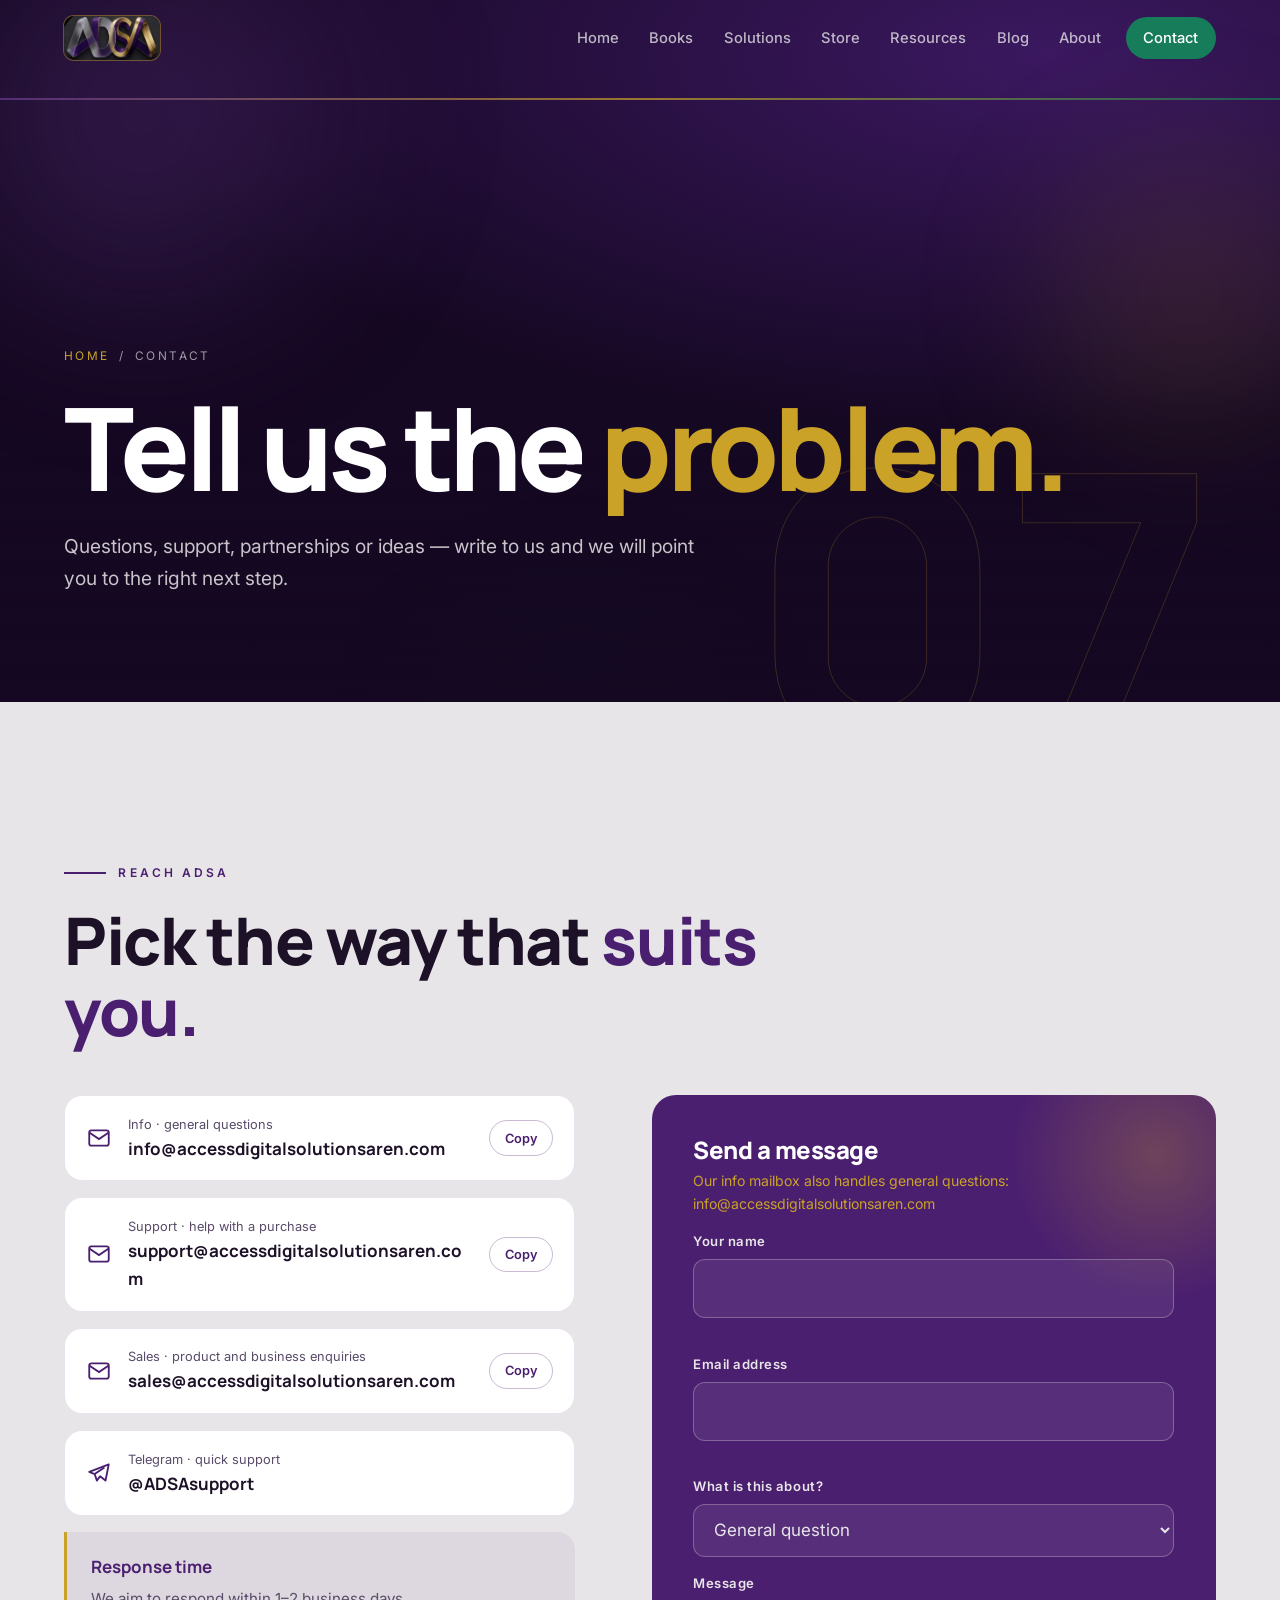
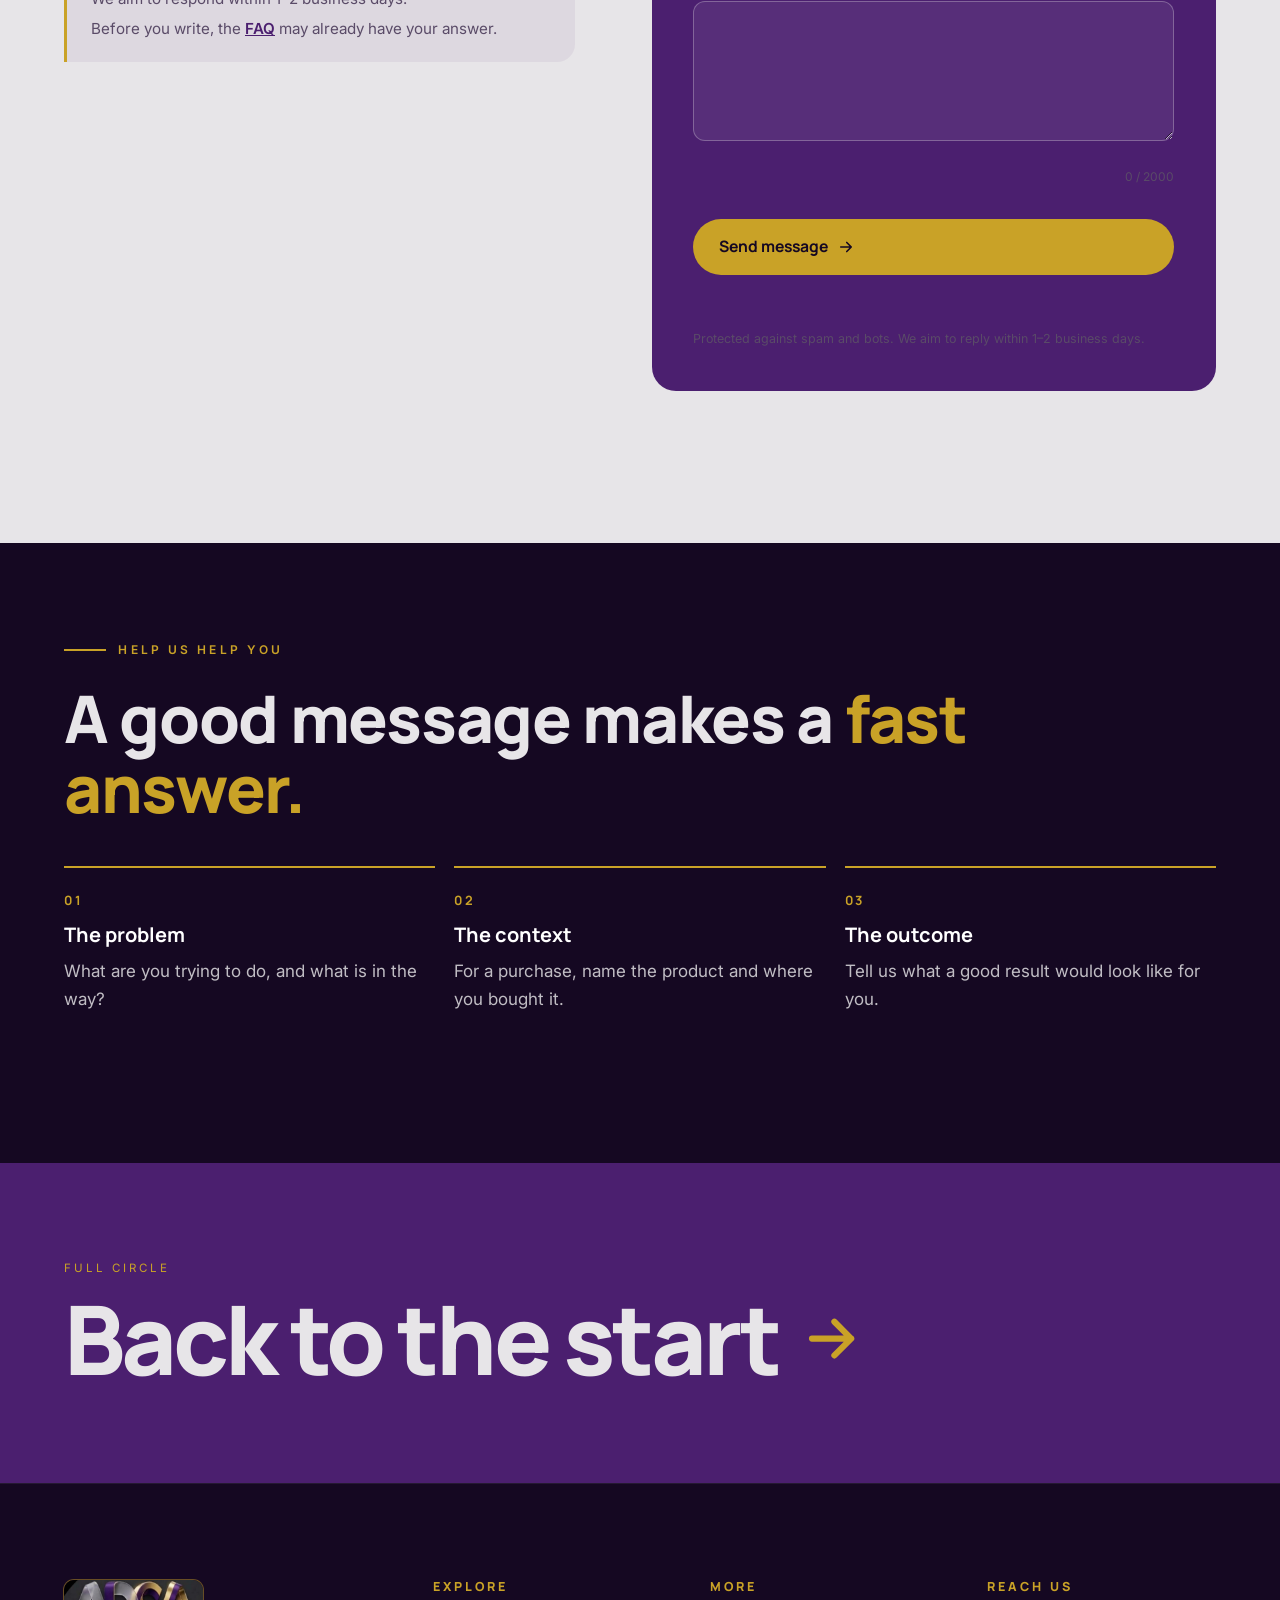
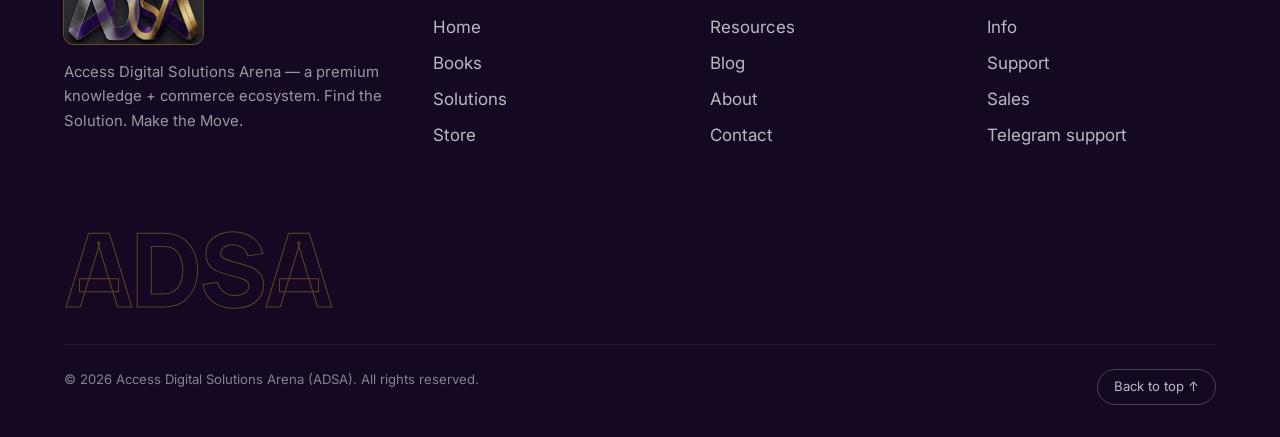
<file: contact/index.html>
<!DOCTYPE html>
<html lang="en">
<head>
<meta charset="utf-8">
<meta name="viewport" content="width=device-width, initial-scale=1, viewport-fit=cover">
<title>Contact — Access Digital Solutions Arena (ADSA)</title>
<meta name="description" content="Contact Access Digital Solutions Arena (ADSA): info, support and sales emails, Telegram support, and a secure contact form.">
<meta name="theme-color" content="#4B1F6F">
<meta name="color-scheme" content="dark light">
<meta name="referrer" content="strict-origin-when-cross-origin">
<meta http-equiv="Content-Security-Policy" content="base-uri 'self'; object-src 'none'; form-action 'self' https://api.web3forms.com">
<link rel="canonical" href="https://accessdigitalsolutionsaren.com/contact">
<meta property="og:type" content="website">
<meta property="og:site_name" content="Access Digital Solutions Arena (ADSA)">
<meta property="og:title" content="Contact — Access Digital Solutions Arena (ADSA)">
<meta property="og:description" content="Contact Access Digital Solutions Arena (ADSA): info, support and sales emails, Telegram support, and a secure contact form.">
<meta property="og:url" content="https://accessdigitalsolutionsaren.com/contact">
<meta property="og:image" content="https://accessdigitalsolutionsaren.com/assets/images/og-image.jpg">
<meta name="twitter:card" content="summary_large_image">
<link rel="icon" type="image/png" href="../assets/logos/adsa-favicon.png">
<link rel="apple-touch-icon" href="../assets/logos/adsa-logo.png">
<link rel="preconnect" href="https://fonts.googleapis.com">
<link rel="preconnect" href="https://fonts.gstatic.com" crossorigin>
<link href="https://fonts.googleapis.com/css2?family=Inter:wght@400;500;600&family=Manrope:wght@500;600;700;800&display=swap" rel="stylesheet">
<link rel="stylesheet" href="../assets/css/base.css">
<link rel="stylesheet" href="contact.css">
<script src="../assets/js/boot.js"></script>
<script type="application/ld+json">{"@context":"https://schema.org","@graph":[{"@type":"Organization","@id":"https://accessdigitalsolutionsaren.com/#org","name":"Access Digital Solutions Arena","alternateName":"ADSA","url":"https://accessdigitalsolutionsaren.com/","logo":"https://accessdigitalsolutionsaren.com/assets/logos/adsa-logo.png","slogan":"Find the Solution. Make the Move.","email":"info@accessdigitalsolutionsaren.com"},{"@type":"WebSite","@id":"https://accessdigitalsolutionsaren.com/#site","url":"https://accessdigitalsolutionsaren.com/","name":"Access Digital Solutions Arena (ADSA)","publisher":{"@id":"https://accessdigitalsolutionsaren.com/#org"}}]}</script>
</head>
<body data-page="contact">
<a class="skip-link" href="#main">Skip to main content</a>
<div class="curtain is-arriving" id="curtain" aria-hidden="true"></div>
<div class="progress" id="progress" aria-hidden="true"></div>
<div class="glow" id="glow" aria-hidden="true"></div>

<header class="site-header" id="header">
  <nav class="nav" aria-label="Main navigation">
    <a class="brand" href="../" aria-label="Access Digital Solutions Arena (ADSA) — home">
      <img class="brand__logo" src="../assets/logos/adsa-mark.png" alt="" width="96" height="44">
      <span class="sr-only">Access Digital Solutions Arena (ADSA)</span>
    </a>
    <button class="menu-btn" id="menuBtn" type="button" aria-expanded="false" aria-controls="navList" aria-label="Open menu"><span></span><span></span><span></span></button>
    <ul class="nav__list" id="navList">
      <li><a class="nav__link" data-page="home" href="../" style="--i:0">Home</a></li>
      <li><a class="nav__link" data-page="books" href="../books/" style="--i:1">Books</a></li>
      <li><a class="nav__link" data-page="solutions" href="../solutions/" style="--i:2">Solutions</a></li>
      <li><a class="nav__link" data-page="store" href="../store/" style="--i:3">Store</a></li>
      <li><a class="nav__link" data-page="resources" href="../resources/" style="--i:4">Resources</a></li>
      <li><a class="nav__link" data-page="blog" href="../blog/" style="--i:5">Blog</a></li>
      <li><a class="nav__link" data-page="about" href="../about/" style="--i:6">About</a></li>
      <li><a class="nav__link nav__link--cta" data-page="contact" href="../contact/" style="--i:7" aria-current="page">Contact</a></li>
    </ul>
  </nav>
</header>

<main id="main">
<section class="page-hero" aria-labelledby="hero-title">
  <div class="aura" aria-hidden="true"><i></i><i></i><i></i></div>
  <div class="page-hero__line" aria-hidden="true"></div>
  <span class="page-hero__num" aria-hidden="true" data-parallax="-0.12">07</span>
  <div class="wrap">
    <p class="crumb reveal"><a href="../">Home</a><span aria-hidden="true">/</span><span>Contact</span></p>
    <h1 class="page-hero__title split" id="hero-title" data-split data-base="250">Tell us the <em>problem.</em></h1>
    <p class="page-hero__sub reveal" style="--d:6">Questions, support, partnerships or ideas — write to us and we will point you to the right next step.</p>
  </div>
</section>

<section class="section theme-light contact" id="reach" aria-labelledby="reach-title">
  <div class="wrap">
    <p class="eyebrow reveal">Reach ADSA</p>
    <h2 class="h2 reveal" id="reach-title" style="--d:1">Pick the way that <em>suits you.</em></h2>
    <div class="contact__grid">
      <div class="channels">
      <div class="channel reveal" style="--d:1"><svg viewBox="0 0 24 24" fill="none" stroke="currentColor" stroke-width="1.7" aria-hidden="true"><rect x="3" y="5" width="18" height="14" rx="2"/><path d="m3 7 9 6 9-6"/></svg>
        <span><small>Info · general questions</small><a href="mailto:info@accessdigitalsolutionsaren.com">info@accessdigitalsolutionsaren.com</a></span>
        <button class="copy" type="button" data-copy="info@accessdigitalsolutionsaren.com" aria-label="Copy info email address">Copy</button></div>
      <div class="channel reveal" style="--d:2"><svg viewBox="0 0 24 24" fill="none" stroke="currentColor" stroke-width="1.7" aria-hidden="true"><rect x="3" y="5" width="18" height="14" rx="2"/><path d="m3 7 9 6 9-6"/></svg>
        <span><small>Support · help with a purchase</small><a href="mailto:support@accessdigitalsolutionsaren.com">support@accessdigitalsolutionsaren.com</a></span>
        <button class="copy" type="button" data-copy="support@accessdigitalsolutionsaren.com" aria-label="Copy support email address">Copy</button></div>
      <div class="channel reveal" style="--d:3"><svg viewBox="0 0 24 24" fill="none" stroke="currentColor" stroke-width="1.7" aria-hidden="true"><rect x="3" y="5" width="18" height="14" rx="2"/><path d="m3 7 9 6 9-6"/></svg>
        <span><small>Sales · product and business enquiries</small><a href="mailto:sales@accessdigitalsolutionsaren.com">sales@accessdigitalsolutionsaren.com</a></span>
        <button class="copy" type="button" data-copy="sales@accessdigitalsolutionsaren.com" aria-label="Copy sales email address">Copy</button></div>
        <div class="channel reveal" style="--d:4"><svg viewBox="0 0 24 24" fill="none" stroke="currentColor" stroke-width="1.7" stroke-linejoin="round" aria-hidden="true"><path d="M21 4 3 11l5 2 2 6 3-4 5 4z"/><path d="m8 13 9-6"/></svg>
          <span><small>Telegram · quick support</small><a href="https://t.me/ADSAsupport" target="_blank" rel="noopener noreferrer">@ADSAsupport<span class="sr-only"> (opens in a new tab)</span></a></span></div>
        <div class="response reveal" style="--d:5"><b>Response time</b><p>We aim to respond within 1–2 business days.</p>
          <p>Before you write, the <a href="../resources/#faq">FAQ</a> may already have your answer.</p></div>
      </div>

      <div class="contact__form reveal" style="--d:2">
        <h3>Send a message</h3>
        <p class="topic-hint" id="topicHint" aria-live="polite"></p>
        <form class="form" data-form="contact" action="https://api.web3forms.com/submit" method="POST" novalidate>
  <input type="hidden" name="access_key" value="db1e0475-502c-45c6-b950-5ce2fbdfb2a3">
  <input type="hidden" name="subject" value="New message from the ADSA website">
  <input type="hidden" name="from_name" value="Access Digital Solutions Arena (ADSA) website">
  <div class="field"><label for="c-name">Your name</label>
    <input id="c-name" name="name" type="text" autocomplete="name" maxlength="80" required><span class="err" aria-live="polite"></span></div>
  <div class="field"><label for="c-email">Email address</label>
    <input id="c-email" name="email" type="email" inputmode="email" autocomplete="email" maxlength="254" required><span class="err" aria-live="polite"></span></div>
  <div class="field"><label for="c-topic">What is this about?</label>
    <select id="c-topic" name="topic">
      <option>General question</option><option>Books</option><option>Solutions</option><option>Store</option>
      <option>Order or customer support</option><option>Sales</option><option>Partnership</option>
    </select></div>
  <div class="field"><label for="c-msg">Message</label>
    <textarea id="c-msg" name="message" maxlength="2000" required></textarea>
    <span class="err" aria-live="polite"></span><span class="count" aria-hidden="true">0 / 2000</span></div>
  <div class="hp" aria-hidden="true"><label>Leave this field empty <input type="text" name="website" tabindex="-1" autocomplete="off"></label><label>Do not tick this box <input type="checkbox" name="botcheck" tabindex="-1" autocomplete="off"></label></div>
  <div class="h-captcha" data-captcha="true"></div>
  <button class="btn" type="submit">Send message <svg viewBox="0 0 24 24" fill="none" stroke="currentColor" stroke-width="2.2" stroke-linecap="round" stroke-linejoin="round" aria-hidden="true"><path d="M5 12h14M13 6l6 6-6 6"/></svg></button>
  <p class="form-status" role="status" aria-live="polite"></p>
  <p class="form-note">Protected against spam and bots. We aim to reply within 1–2 business days.</p>
</form>
      </div>
    </div>
  </div>
</section>

<section class="section section--tight theme-dark tips" aria-labelledby="tips-title">
  <div class="wrap">
    <p class="eyebrow reveal">Help us help you</p>
    <h2 class="h2 reveal" id="tips-title" style="--d:1;max-width:22ch">A good message makes a <em>fast answer.</em></h2>
    <ol class="tips__grid">
      <li class="reveal" style="--d:1"><b>01</b><strong>The problem</strong><span>What are you trying to do, and what is in the way?</span></li>
      <li class="reveal" style="--d:2"><b>02</b><strong>The context</strong><span>For a purchase, name the product and where you bought it.</span></li>
      <li class="reveal" style="--d:3"><b>03</b><strong>The outcome</strong><span>Tell us what a good result would look like for you.</span></li>
    </ol>
    <p class="note reveal">For your privacy, please do not send passwords or payment details in a message.</p>
  </div>
</section>

</main>

<a class="next" href="../" aria-label="Full circle: Back to the start">
  <small>Full circle</small>
  <strong>Back to the start <svg viewBox="0 0 24 24" fill="none" stroke="currentColor" stroke-width="2.2" stroke-linecap="round" stroke-linejoin="round" aria-hidden="true"><path d="M5 12h14M13 6l6 6-6 6"/></svg></strong>
</a>

<footer class="footer">
  <div class="wrap">
    <div class="footer__top">
      <div>
        <a class="brand" href="../" aria-label="Access Digital Solutions Arena (ADSA) — home"><img class="brand__logo" src="../assets/logos/adsa-mark.png" alt="" width="140" height="64" loading="lazy"><span class="sr-only">Access Digital Solutions Arena (ADSA)</span></a>
        <p>Access Digital Solutions Arena — a premium knowledge + commerce ecosystem. Find the Solution. Make the Move.</p>
      </div>
      <div><h4>Explore</h4><ul><li><a href="../">Home</a></li><li><a href="../books/">Books</a></li><li><a href="../solutions/">Solutions</a></li><li><a href="../store/">Store</a></li></ul></div>
      <div><h4>More</h4><ul><li><a href="../resources/">Resources</a></li><li><a href="../blog/">Blog</a></li><li><a href="../about/">About</a></li><li><a href="../contact/">Contact</a></li></ul></div>
      <div><h4>Reach us</h4><ul>
        <li><a href="mailto:info@accessdigitalsolutionsaren.com">Info</a></li>
        <li><a href="mailto:support@accessdigitalsolutionsaren.com">Support</a></li>
        <li><a href="mailto:sales@accessdigitalsolutionsaren.com">Sales</a></li>
        <li><a href="https://t.me/ADSAsupport" target="_blank" rel="noopener noreferrer">Telegram support<span class="sr-only"> (opens in a new tab)</span></a></li></ul></div>
    </div>
    <div class="footer__sig" aria-hidden="true">ADSA</div>
    <div class="footer__bar">
      <span>© <span id="year">2026</span> Access Digital Solutions Arena (ADSA). All rights reserved.</span>
      <button class="to-top" id="toTop" type="button">Back to top ↑</button>
    </div>
  </div>
</footer>

<noscript><p style="position:fixed;bottom:0;left:0;right:0;background:#C9A227;color:#150822;padding:.6rem 1rem;text-align:center;z-index:2000;margin:0">Access Digital Solutions Arena works best with JavaScript enabled, but all content is still readable.</p></noscript>
<script src="../assets/js/config.js"></script>
<script src="../assets/js/core.js" defer></script>
<script src="contact.js" defer></script>
</body>
</html>
</file>
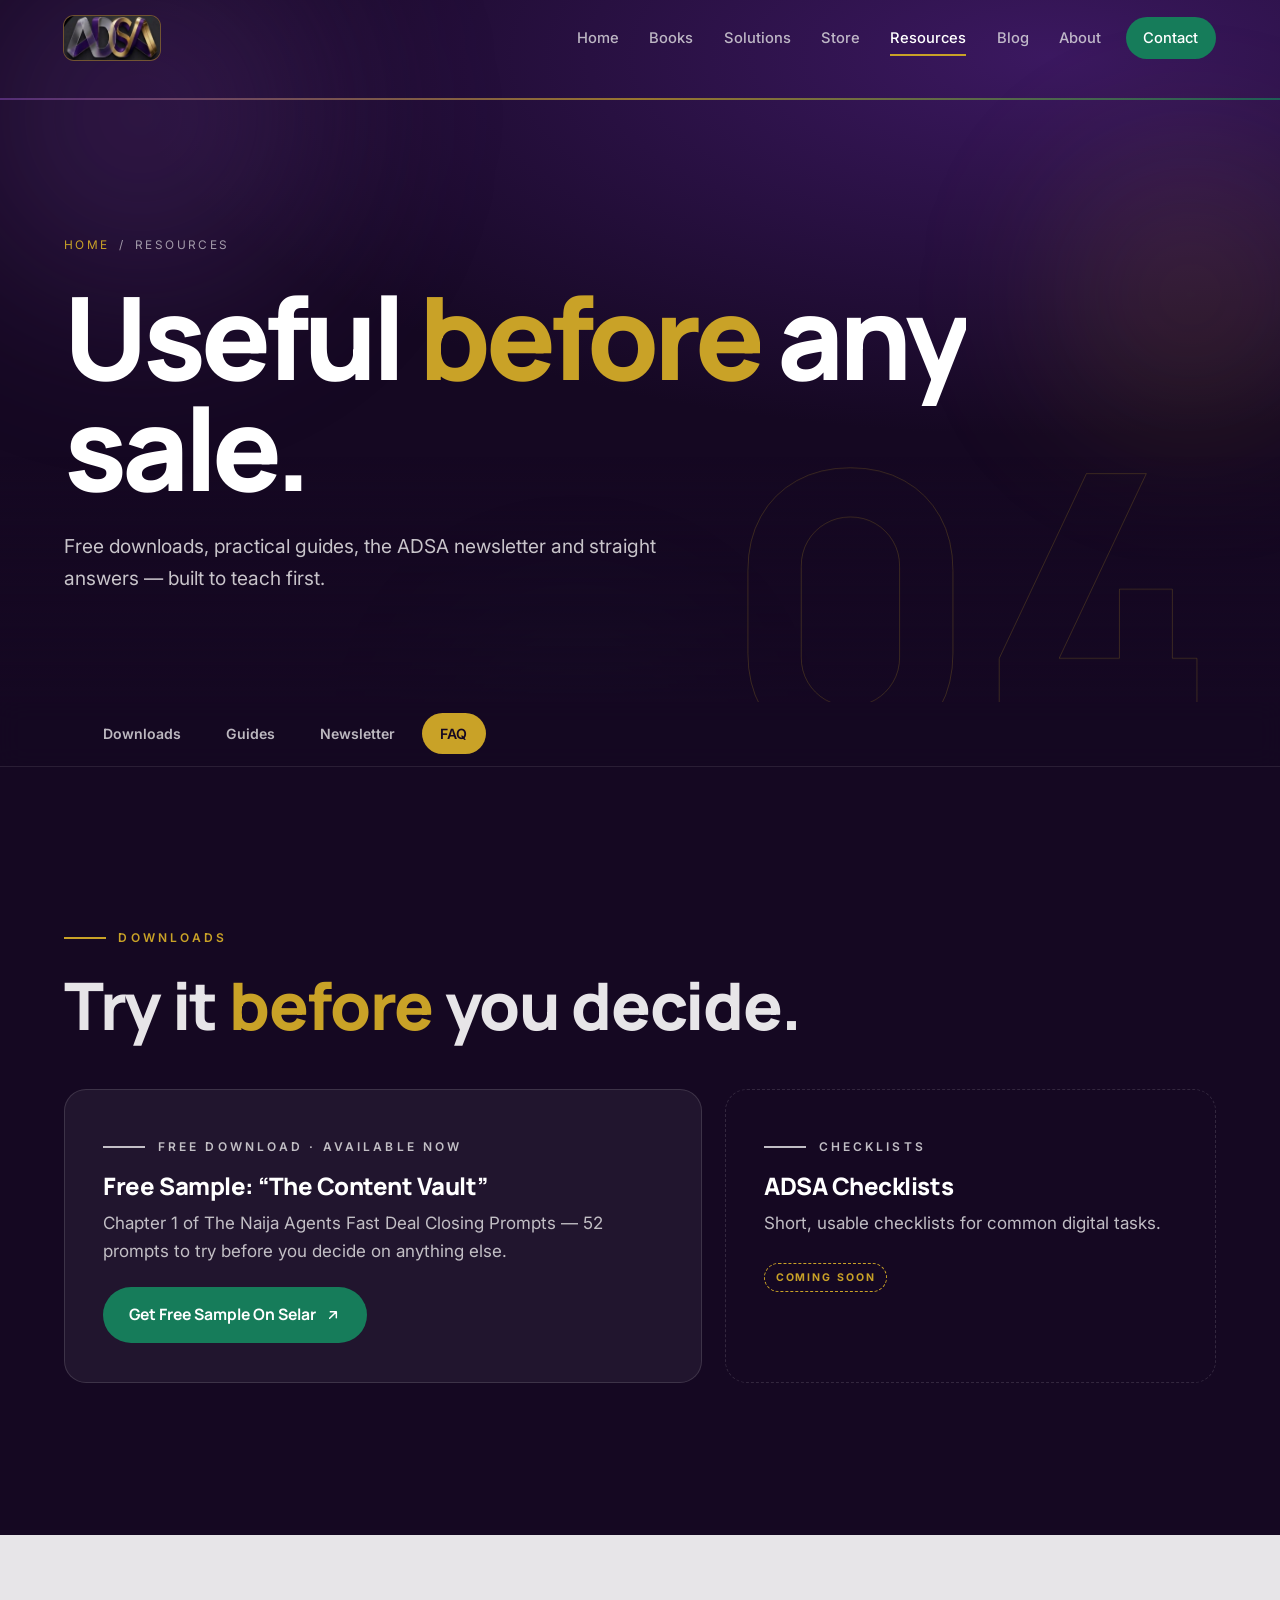
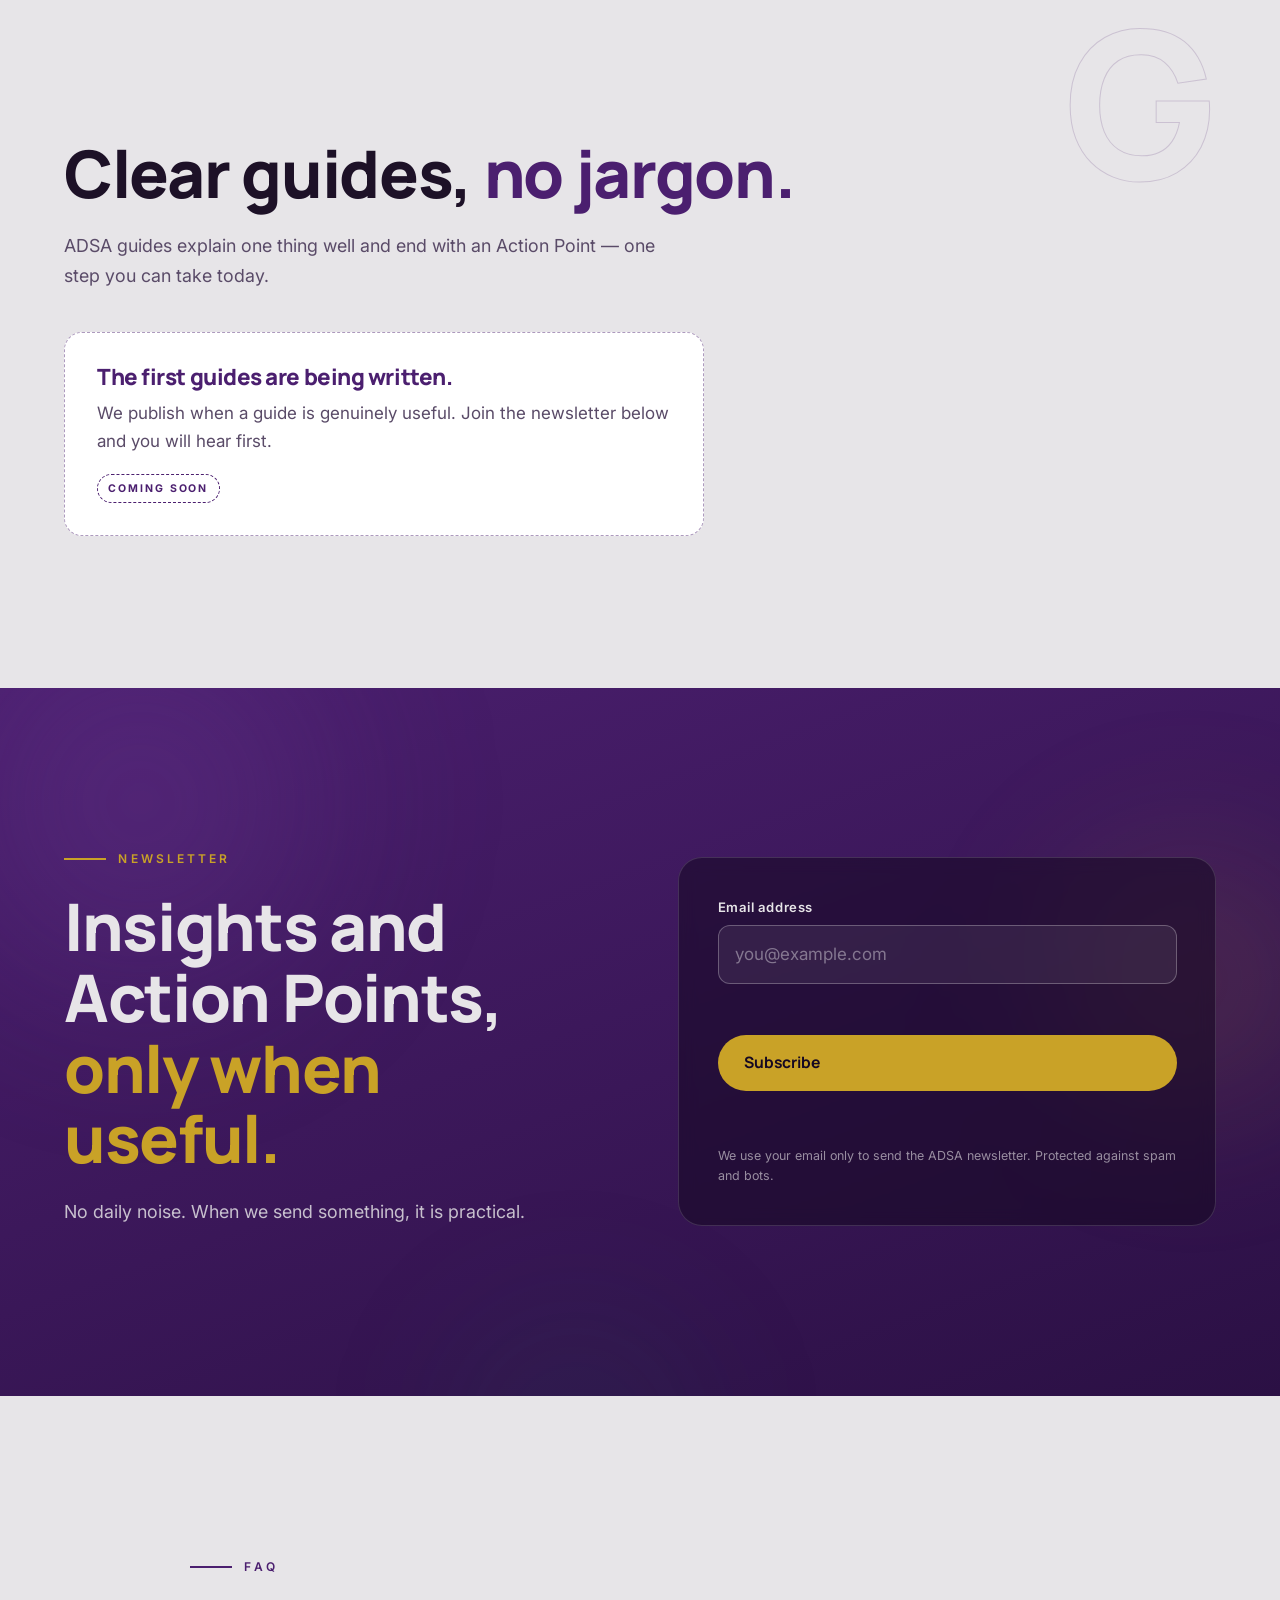
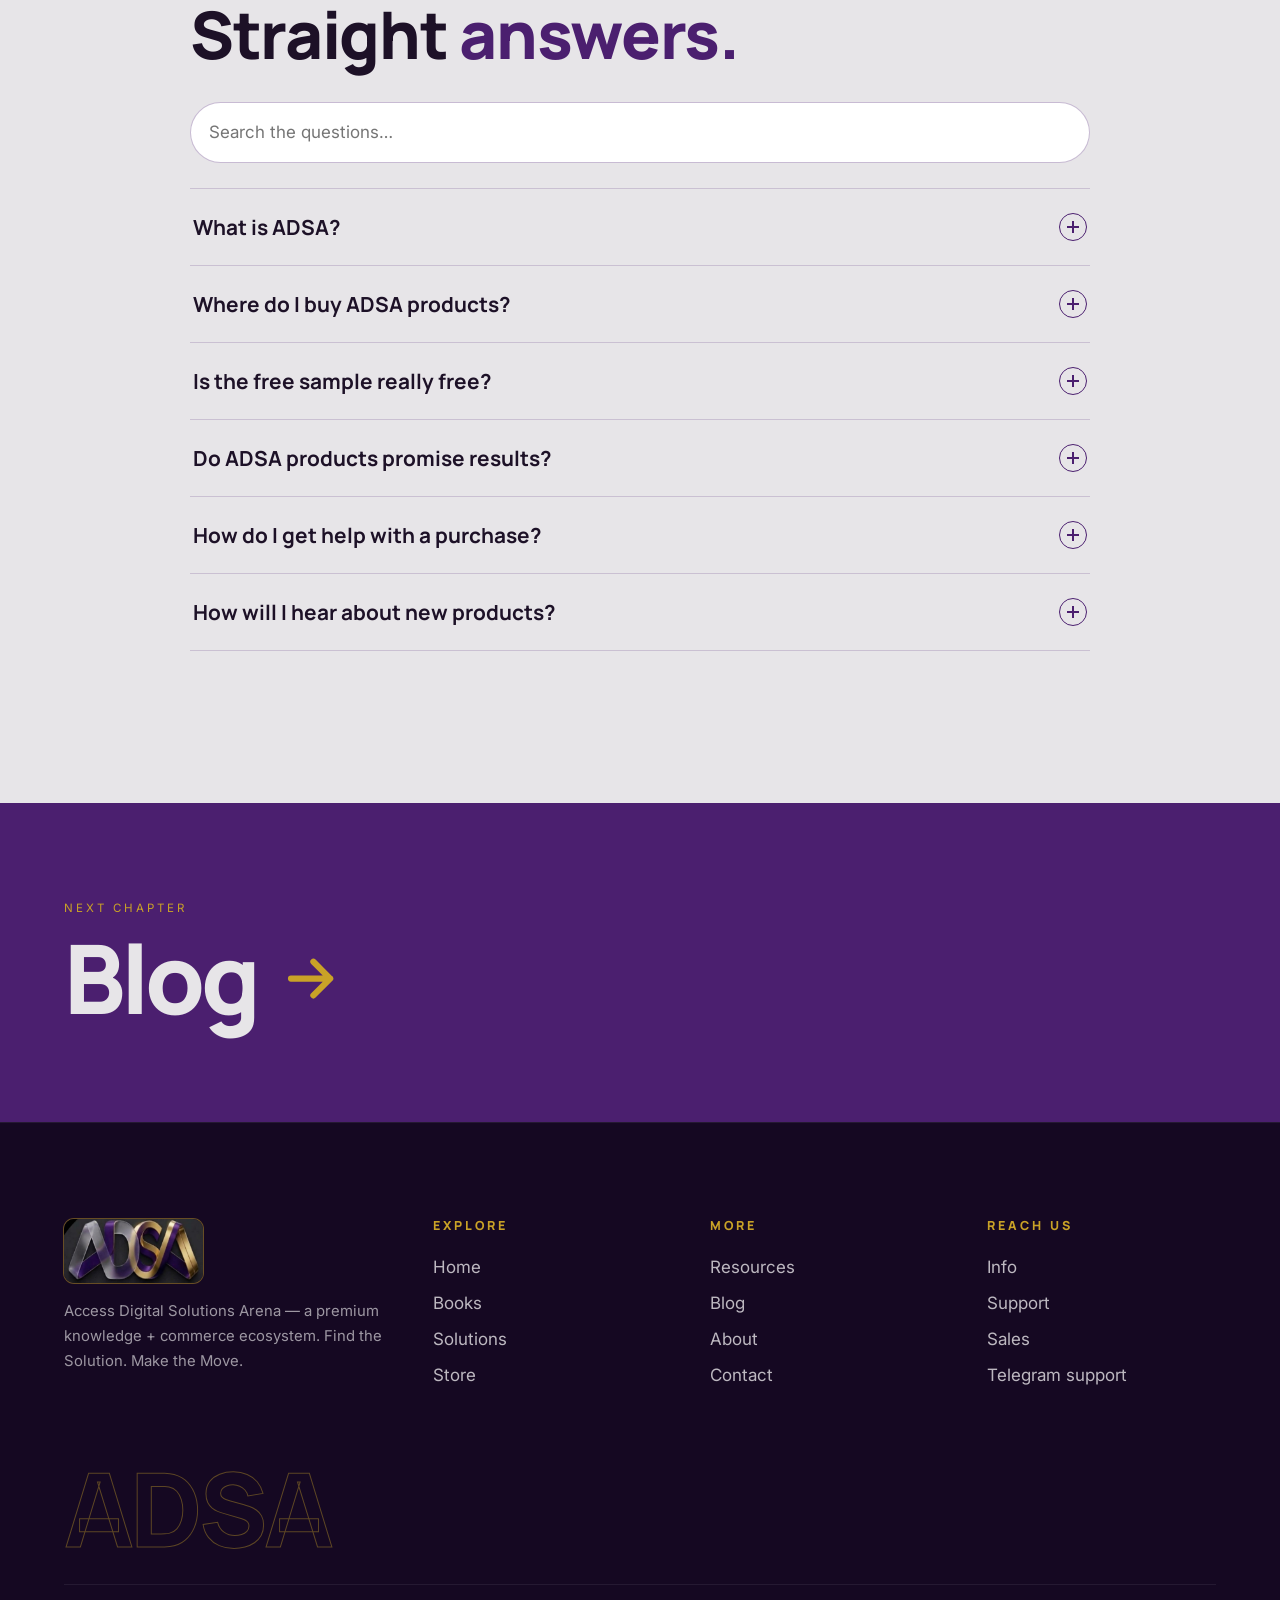
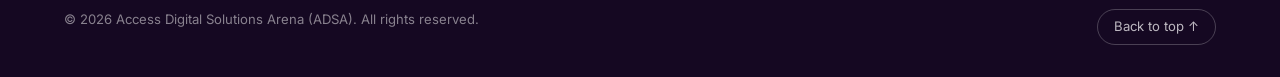
<file: resources/index.html>
<!DOCTYPE html>
<html lang="en">
<head>
<meta charset="utf-8">
<meta name="viewport" content="width=device-width, initial-scale=1, viewport-fit=cover">
<title>Resources — Access Digital Solutions Arena (ADSA)</title>
<meta name="description" content="ADSA Resources: free downloads, practical guides, the ADSA newsletter and answers to common questions. Built to be useful before any sale.">
<meta name="theme-color" content="#4B1F6F">
<meta name="color-scheme" content="dark light">
<meta name="referrer" content="strict-origin-when-cross-origin">
<meta http-equiv="Content-Security-Policy" content="base-uri 'self'; object-src 'none'; form-action 'self' https://api.web3forms.com">
<link rel="canonical" href="https://accessdigitalsolutionsaren.com/resources">
<meta property="og:type" content="website">
<meta property="og:site_name" content="Access Digital Solutions Arena (ADSA)">
<meta property="og:title" content="Resources — Access Digital Solutions Arena (ADSA)">
<meta property="og:description" content="ADSA Resources: free downloads, practical guides, the ADSA newsletter and answers to common questions. Built to be useful before any sale.">
<meta property="og:url" content="https://accessdigitalsolutionsaren.com/resources">
<meta property="og:image" content="https://accessdigitalsolutionsaren.com/assets/images/og-image.jpg">
<meta name="twitter:card" content="summary_large_image">
<link rel="icon" type="image/png" href="../assets/logos/adsa-favicon.png">
<link rel="apple-touch-icon" href="../assets/logos/adsa-logo.png">
<link rel="preconnect" href="https://fonts.googleapis.com">
<link rel="preconnect" href="https://fonts.gstatic.com" crossorigin>
<link href="https://fonts.googleapis.com/css2?family=Inter:wght@400;500;600&family=Manrope:wght@500;600;700;800&display=swap" rel="stylesheet">
<link rel="stylesheet" href="../assets/css/base.css">
<link rel="stylesheet" href="resources.css">
<script src="../assets/js/boot.js"></script>
<script type="application/ld+json">{"@context":"https://schema.org","@graph":[{"@type":"Organization","@id":"https://accessdigitalsolutionsaren.com/#org","name":"Access Digital Solutions Arena","alternateName":"ADSA","url":"https://accessdigitalsolutionsaren.com/","logo":"https://accessdigitalsolutionsaren.com/assets/logos/adsa-logo.png","slogan":"Find the Solution. Make the Move.","email":"info@accessdigitalsolutionsaren.com"},{"@type":"WebSite","@id":"https://accessdigitalsolutionsaren.com/#site","url":"https://accessdigitalsolutionsaren.com/","name":"Access Digital Solutions Arena (ADSA)","publisher":{"@id":"https://accessdigitalsolutionsaren.com/#org"}}]}</script>
</head>
<body data-page="resources">
<a class="skip-link" href="#main">Skip to main content</a>
<div class="curtain is-arriving" id="curtain" aria-hidden="true"></div>
<div class="progress" id="progress" aria-hidden="true"></div>
<div class="glow" id="glow" aria-hidden="true"></div>

<header class="site-header" id="header">
  <nav class="nav" aria-label="Main navigation">
    <a class="brand" href="../" aria-label="Access Digital Solutions Arena (ADSA) — home">
      <img class="brand__logo" src="../assets/logos/adsa-mark.png" alt="" width="96" height="44">
      <span class="sr-only">Access Digital Solutions Arena (ADSA)</span>
    </a>
    <button class="menu-btn" id="menuBtn" type="button" aria-expanded="false" aria-controls="navList" aria-label="Open menu"><span></span><span></span><span></span></button>
    <ul class="nav__list" id="navList">
      <li><a class="nav__link" data-page="home" href="../" style="--i:0">Home</a></li>
      <li><a class="nav__link" data-page="books" href="../books/" style="--i:1">Books</a></li>
      <li><a class="nav__link" data-page="solutions" href="../solutions/" style="--i:2">Solutions</a></li>
      <li><a class="nav__link" data-page="store" href="../store/" style="--i:3">Store</a></li>
      <li><a class="nav__link" data-page="resources" href="../resources/" style="--i:4" aria-current="page">Resources</a></li>
      <li><a class="nav__link" data-page="blog" href="../blog/" style="--i:5">Blog</a></li>
      <li><a class="nav__link" data-page="about" href="../about/" style="--i:6">About</a></li>
      <li><a class="nav__link nav__link--cta" data-page="contact" href="../contact/" style="--i:7">Contact</a></li>
    </ul>
  </nav>
</header>

<main id="main">
<section class="page-hero" aria-labelledby="hero-title">
  <div class="aura" aria-hidden="true"><i></i><i></i><i></i></div>
  <div class="page-hero__line" aria-hidden="true"></div>
  <span class="page-hero__num" aria-hidden="true" data-parallax="-0.12">04</span>
  <div class="wrap">
    <p class="crumb reveal"><a href="../">Home</a><span aria-hidden="true">/</span><span>Resources</span></p>
    <h1 class="page-hero__title split" id="hero-title" data-split data-base="250">Useful <em>before</em> any sale.</h1>
    <p class="page-hero__sub reveal" style="--d:6">Free downloads, practical guides, the ADSA newsletter and straight answers — built to teach first.</p>
  </div>
</section>

<nav class="subnav" aria-label="On this page"><div class="subnav__in">
  <a href="#downloads">Downloads</a><a href="#guides">Guides</a><a href="#newsletter">Newsletter</a><a href="#faq">FAQ</a>
</div></nav>

<!-- ============ DOWNLOADS ============ -->
<section class="section theme-dark" id="downloads" aria-labelledby="dl-title">
  <div class="wrap">
    <p class="eyebrow reveal">Downloads</p>
    <h2 class="h2 reveal" id="dl-title" style="--d:1">Try it <em>before</em> you decide.</h2>
    <div class="dl__grid">
      <article class="dl reveal" data-spot style="--d:1">
        <p class="eyebrow">Free download · Available now</p>
        <h3>Free Sample: “The Content Vault”</h3>
        <p>Chapter 1 of The Naija Agents Fast Deal Closing Prompts — 52 prompts to try before you decide on anything else.</p>
        <div class="btn-row" style="margin-top:1.4rem"><a class="btn btn--emerald" href="https://selar.com/89q65p9857" target="_blank" rel="noopener noreferrer" >Get Free Sample On Selar <svg class="ext" viewBox="0 0 24 24" fill="none" stroke="currentColor" stroke-width="2.2" stroke-linecap="round" stroke-linejoin="round" aria-hidden="true"><path d="M7 17 17 7M8 7h9v9"/></svg><span class="sr-only"> (opens Selar in a new tab)</span></a></div>
      </article>
      <article class="dl dl--soon reveal" style="--d:2"><p class="eyebrow">Checklists</p><h3>ADSA Checklists</h3><p>Short, usable checklists for common digital tasks.</p><span class="soon">Coming soon</span></article>
    </div>
  </div>
</section>

<!-- ============ GUIDES ============ -->
<section class="section theme-light" id="guides" aria-labelledby="guides-title">
  <span class="num" aria-hidden="true">G</span>
  <div class="wrap">
    <p class="eyebrow reveal">Guides</p>
    <h2 class="h2 reveal" id="guides-title" style="--d:1">Clear guides, <em>no jargon.</em></h2>
    <p class="lede reveal" style="--d:2">ADSA guides explain one thing well and end with an Action Point — one step you can take today.</p>
    <div class="guides__box reveal" style="--d:3"><h3>The first guides are being written.</h3><p>We publish when a guide is genuinely useful. Join the newsletter below and you will hear first.</p><span class="soon">Coming soon</span></div>
  </div>
</section>

<!-- ============ NEWSLETTER ============ -->
<section class="section theme-purple" id="newsletter" aria-labelledby="nl-title">
  <div class="aura" aria-hidden="true"><i></i><i></i><i></i></div>
  <div class="wrap nl__grid">
    <div>
      <p class="eyebrow reveal">Newsletter</p>
      <h2 class="h2 reveal" id="nl-title" style="--d:1">Insights and Action Points, <em>only when useful.</em></h2>
      <p class="lede reveal" style="--d:2">No daily noise. When we send something, it is practical.</p>
    </div>
    <div class="nl__form reveal" style="--d:2">
      <form class="form" data-form="newsletter" action="https://api.web3forms.com/submit" method="POST" novalidate>
  <input type="hidden" name="access_key" value="db1e0475-502c-45c6-b950-5ce2fbdfb2a3">
  <input type="hidden" name="subject" value="New ADSA newsletter subscriber">
  <input type="hidden" name="from_name" value="Access Digital Solutions Arena (ADSA) website">
  <div class="field"><label for="nl-email">Email address</label>
    <input id="nl-email" name="email" type="email" inputmode="email" autocomplete="email" maxlength="254" placeholder="you@example.com" required>
    <span class="err" aria-live="polite"></span></div>
  <div class="hp" aria-hidden="true"><label>Leave this field empty <input type="text" name="website" tabindex="-1" autocomplete="off"></label><label>Do not tick this box <input type="checkbox" name="botcheck" tabindex="-1" autocomplete="off"></label></div>
  <div class="h-captcha" data-captcha="true"></div>
  <button class="btn" type="submit">Subscribe</button>
  <p class="form-status" role="status" aria-live="polite"></p>
  <p class="form-note">We use your email only to send the ADSA newsletter. Protected against spam and bots.</p>
</form>
    </div>
  </div>
</section>

<!-- ============ FAQ ============ -->
<section class="section theme-light" id="faq" aria-labelledby="faq-title">
  <div class="wrap faq">
    <p class="eyebrow reveal">FAQ</p>
    <h2 class="h2 reveal" id="faq-title" style="--d:1">Straight <em>answers.</em></h2>
    <div class="faq__search reveal" style="--d:2">
      <label for="faqFilter" class="sr-only">Filter questions</label>
      <input id="faqFilter" type="search" placeholder="Search the questions…" autocomplete="off" maxlength="60">
      <p class="faq__none" id="faqNone" hidden>No question matches that. Ask us on the <a href="../contact/">Contact</a> page.</p>
    </div>
    <div class="faq__list" id="faqList">
      <details class="faq__item reveal" style="--d:0"><summary><span>What is ADSA?</span><i aria-hidden="true"></i></summary><div class="faq__a"><p>Access Digital Solutions Arena (ADSA) is a knowledge + commerce ecosystem: books, practical solutions, a store, free resources and a blog — all built to help you find the solution and make the move.</p></div></details>
      <details class="faq__item reveal" style="--d:1"><summary><span>Where do I buy ADSA products?</span><i aria-hidden="true"></i></summary><div class="faq__a"><p>Each product links to the marketplace where it is sold, and the button names it. Today, the available products are on Selar. As ADSA grows, other marketplaces may be used — you will always see where before you click.</p></div></details>
      <details class="faq__item reveal" style="--d:2"><summary><span>Is the free sample really free?</span><i aria-hidden="true"></i></summary><div class="faq__a"><p>Yes. The Free Sample is Chapter 1, “The Content Vault”, with 52 prompts from The Naija Agents Fast Deal Closing Prompts.</p></div></details>
      <details class="faq__item reveal" style="--d:3"><summary><span>Do ADSA products promise results?</span><i aria-hidden="true"></i></summary><div class="faq__a"><p>No. ADSA products are practical tools. We do not promise sales, income or guaranteed outcomes, and we never invent testimonials or statistics.</p></div></details>
      <details class="faq__item reveal" style="--d:4"><summary><span>How do I get help with a purchase?</span><i aria-hidden="true"></i></summary><div class="faq__a"><p>Email support@accessdigitalsolutionsaren.com or message us on Telegram. Tell us what you bought and what went wrong, and we will help from there.</p></div></details>
      <details class="faq__item reveal" style="--d:4"><summary><span>How will I hear about new products?</span><i aria-hidden="true"></i></summary><div class="faq__a"><p>Join the newsletter on this page. We write only when we have something useful to say.</p></div></details>
    </div>
  </div>
</section>

</main>

<a class="next" href="../blog/" aria-label="Next chapter: Blog">
  <small>Next chapter</small>
  <strong>Blog <svg viewBox="0 0 24 24" fill="none" stroke="currentColor" stroke-width="2.2" stroke-linecap="round" stroke-linejoin="round" aria-hidden="true"><path d="M5 12h14M13 6l6 6-6 6"/></svg></strong>
</a>

<footer class="footer">
  <div class="wrap">
    <div class="footer__top">
      <div>
        <a class="brand" href="../" aria-label="Access Digital Solutions Arena (ADSA) — home"><img class="brand__logo" src="../assets/logos/adsa-mark.png" alt="" width="140" height="64" loading="lazy"><span class="sr-only">Access Digital Solutions Arena (ADSA)</span></a>
        <p>Access Digital Solutions Arena — a premium knowledge + commerce ecosystem. Find the Solution. Make the Move.</p>
      </div>
      <div><h4>Explore</h4><ul><li><a href="../">Home</a></li><li><a href="../books/">Books</a></li><li><a href="../solutions/">Solutions</a></li><li><a href="../store/">Store</a></li></ul></div>
      <div><h4>More</h4><ul><li><a href="../resources/">Resources</a></li><li><a href="../blog/">Blog</a></li><li><a href="../about/">About</a></li><li><a href="../contact/">Contact</a></li></ul></div>
      <div><h4>Reach us</h4><ul>
        <li><a href="mailto:info@accessdigitalsolutionsaren.com">Info</a></li>
        <li><a href="mailto:support@accessdigitalsolutionsaren.com">Support</a></li>
        <li><a href="mailto:sales@accessdigitalsolutionsaren.com">Sales</a></li>
        <li><a href="https://t.me/ADSAsupport" target="_blank" rel="noopener noreferrer">Telegram support<span class="sr-only"> (opens in a new tab)</span></a></li></ul></div>
    </div>
    <div class="footer__sig" aria-hidden="true">ADSA</div>
    <div class="footer__bar">
      <span>© <span id="year">2026</span> Access Digital Solutions Arena (ADSA). All rights reserved.</span>
      <button class="to-top" id="toTop" type="button">Back to top ↑</button>
    </div>
  </div>
</footer>

<noscript><p style="position:fixed;bottom:0;left:0;right:0;background:#C9A227;color:#150822;padding:.6rem 1rem;text-align:center;z-index:2000;margin:0">Access Digital Solutions Arena works best with JavaScript enabled, but all content is still readable.</p></noscript>
<script src="../assets/js/config.js"></script>
<script src="../assets/js/core.js" defer></script>
<script src="resources.js" defer></script>
</body>
</html>
</file>
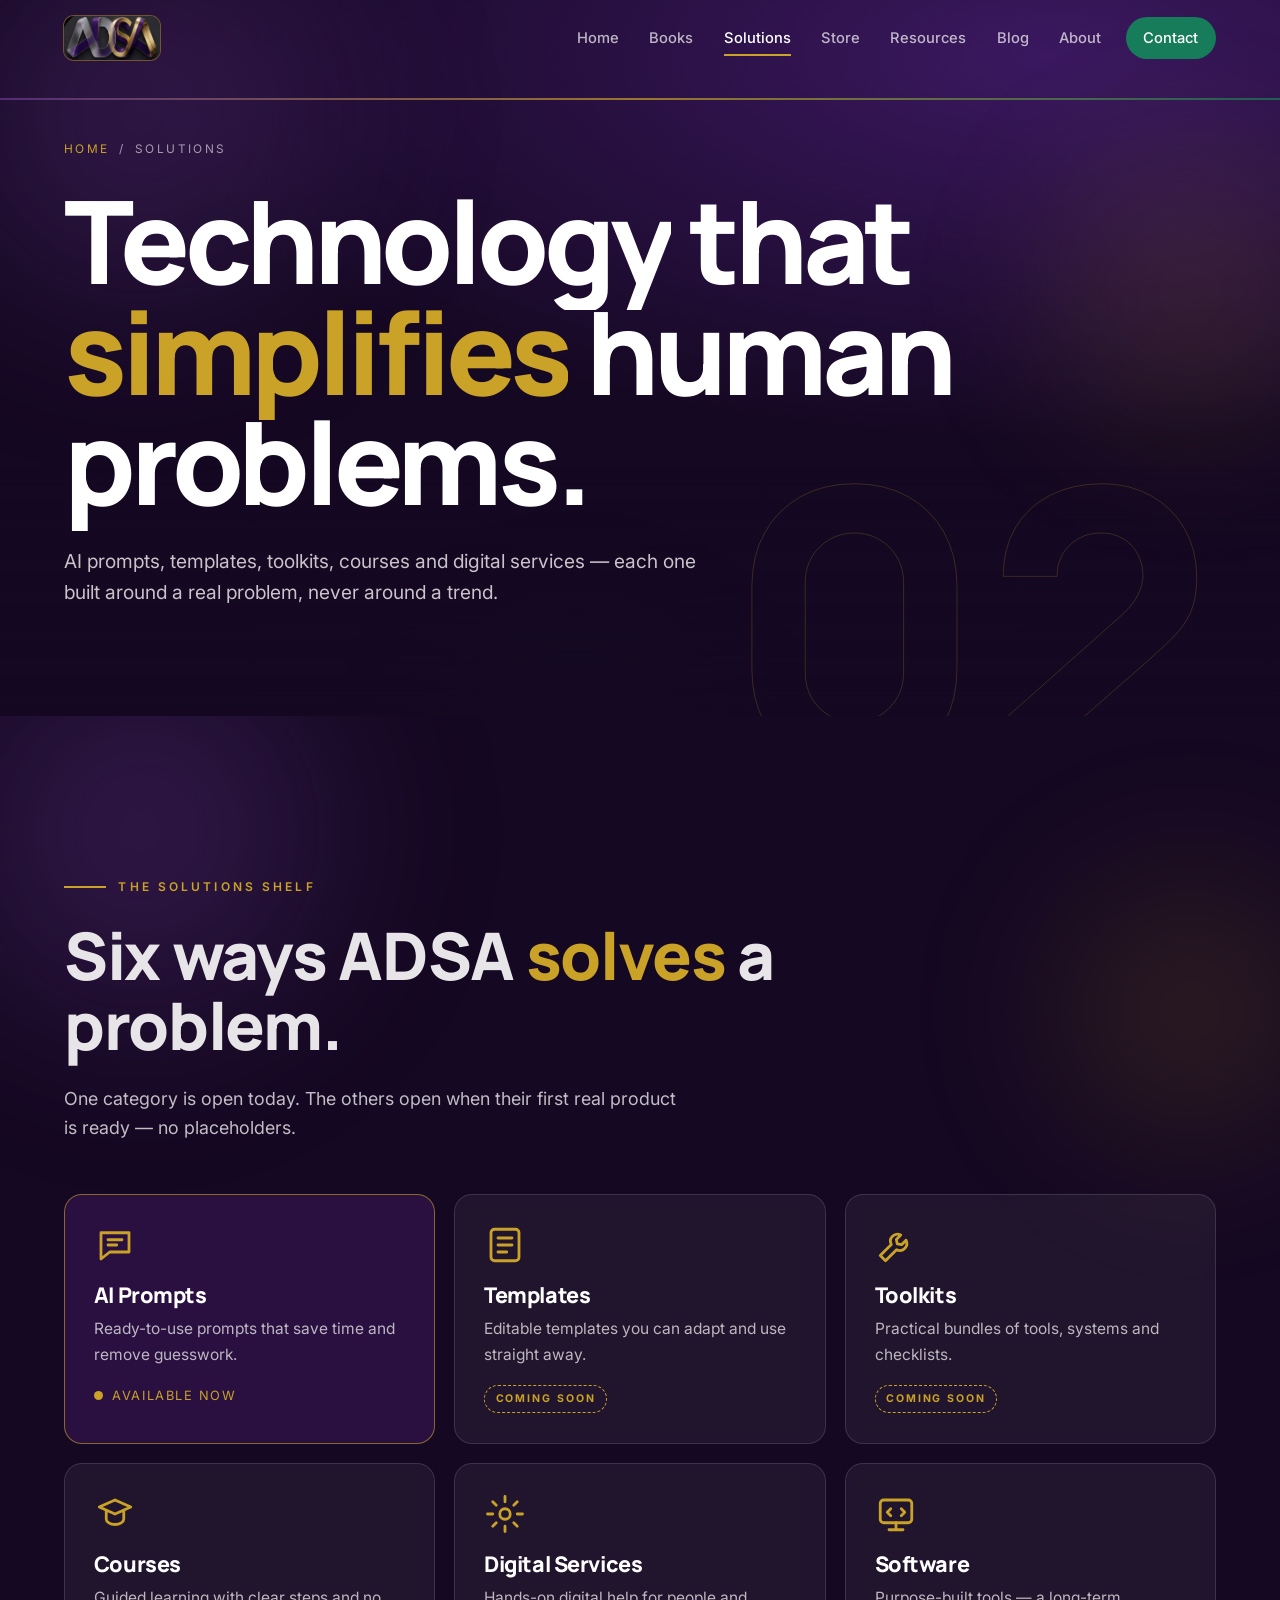
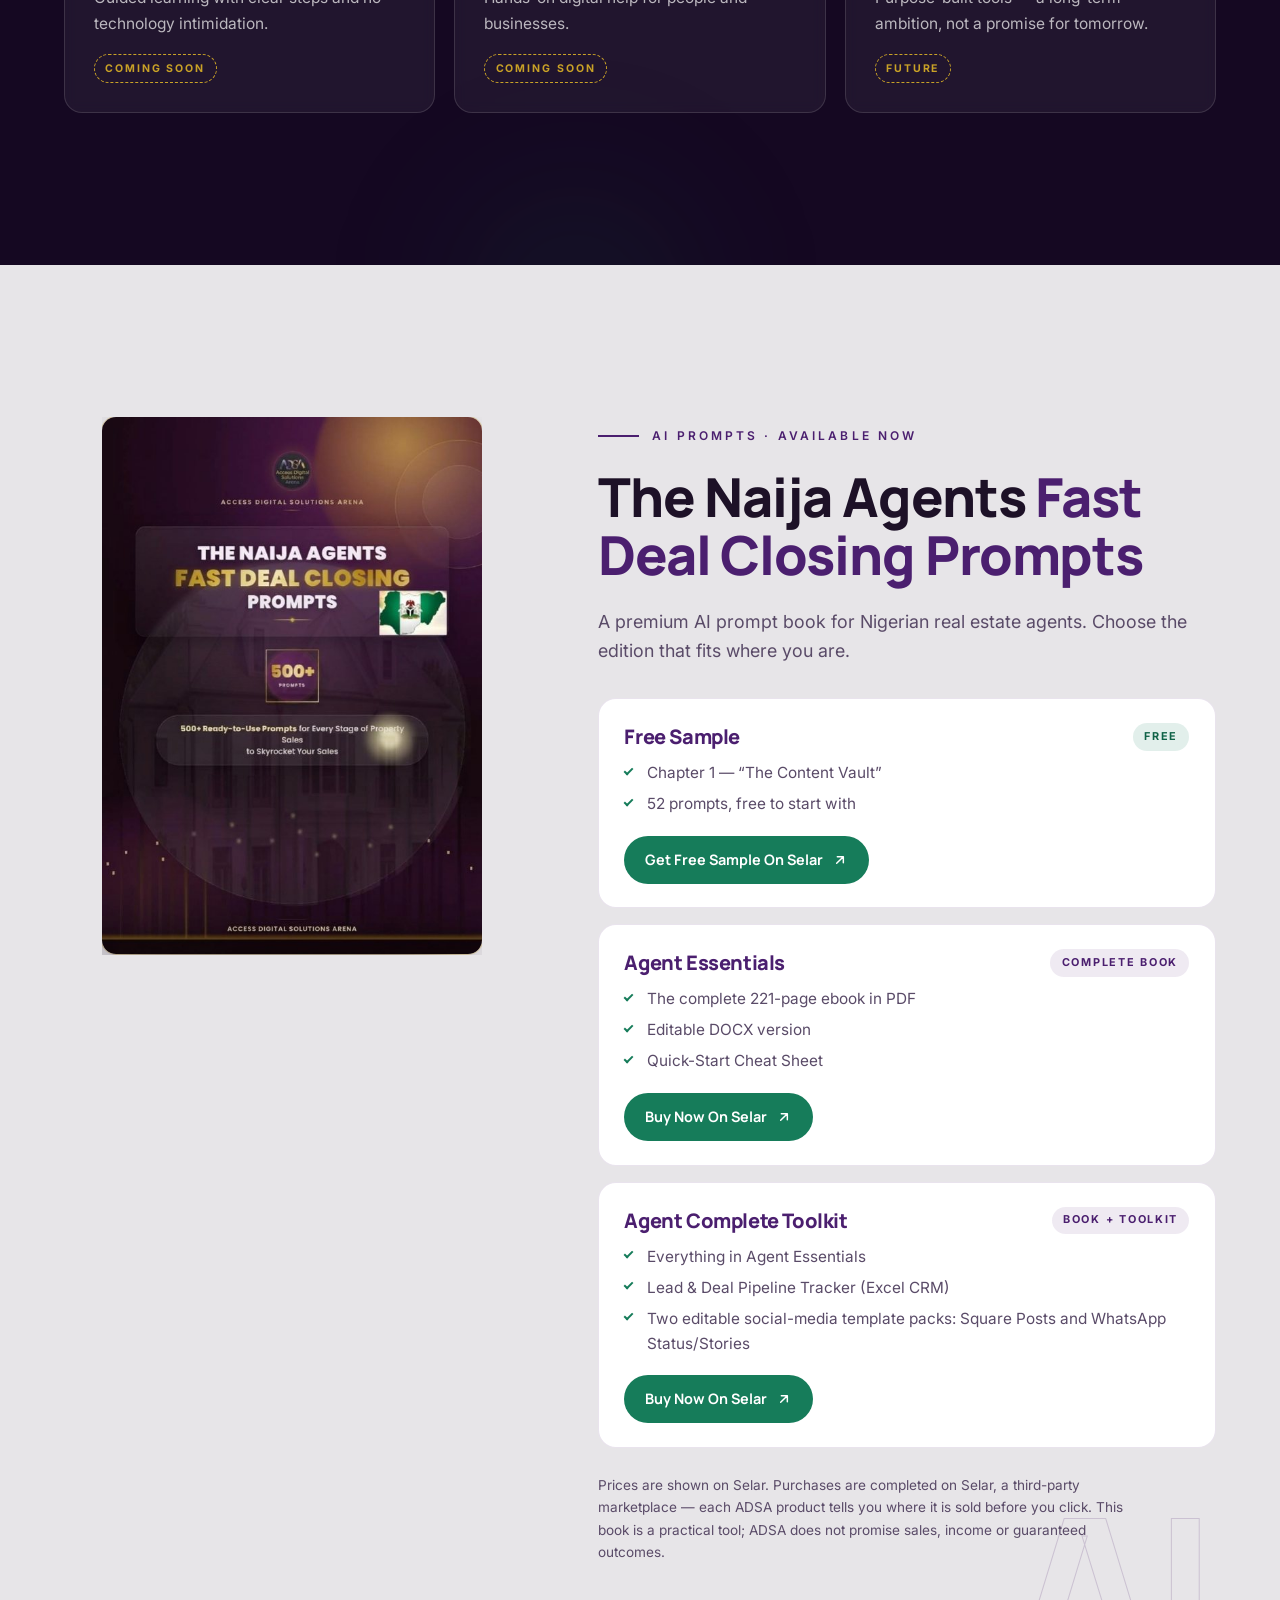
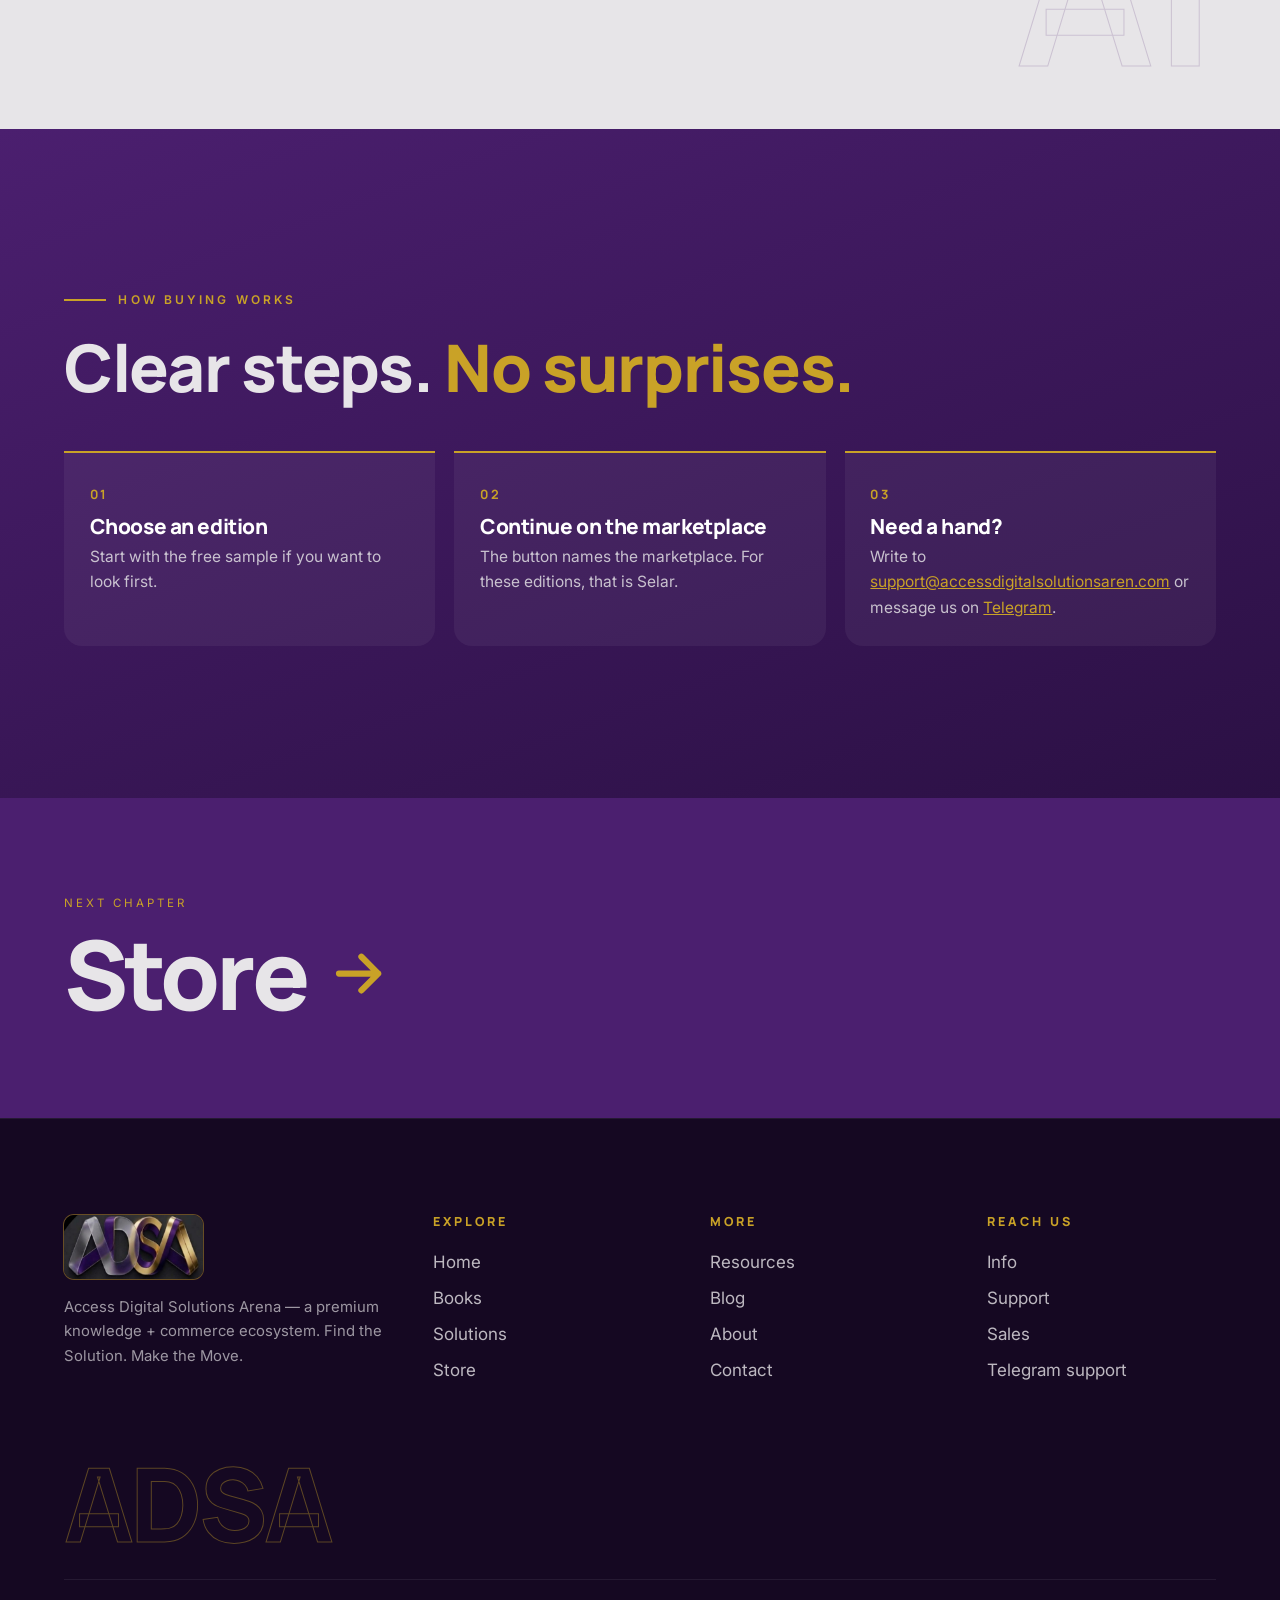
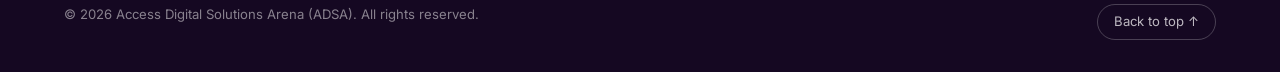
<file: solutions/index.html>
<!DOCTYPE html>
<html lang="en">
<head>
<meta charset="utf-8">
<meta name="viewport" content="width=device-width, initial-scale=1, viewport-fit=cover">
<title>Solutions — Access Digital Solutions Arena (ADSA)</title>
<meta name="description" content="ADSA Solutions: AI prompts, templates, toolkits, courses and digital services. Available now: The Naija Agents Fast Deal Closing Prompts — Free Sample, Agent Essentials and Agent Complete Toolkit.">
<meta name="theme-color" content="#4B1F6F">
<meta name="color-scheme" content="dark light">
<meta name="referrer" content="strict-origin-when-cross-origin">
<meta http-equiv="Content-Security-Policy" content="base-uri 'self'; object-src 'none'; form-action 'self' https://api.web3forms.com">
<link rel="canonical" href="https://accessdigitalsolutionsaren.com/solutions">
<meta property="og:type" content="website">
<meta property="og:site_name" content="Access Digital Solutions Arena (ADSA)">
<meta property="og:title" content="Solutions — Access Digital Solutions Arena (ADSA)">
<meta property="og:description" content="ADSA Solutions: AI prompts, templates, toolkits, courses and digital services. Available now: The Naija Agents Fast Deal Closing Prompts — Free Sample, Agent Essentials and Agent Complete Toolkit.">
<meta property="og:url" content="https://accessdigitalsolutionsaren.com/solutions">
<meta property="og:image" content="https://accessdigitalsolutionsaren.com/assets/images/og-image.jpg">
<meta name="twitter:card" content="summary_large_image">
<link rel="icon" type="image/png" href="../assets/logos/adsa-favicon.png">
<link rel="apple-touch-icon" href="../assets/logos/adsa-logo.png">
<link rel="preconnect" href="https://fonts.googleapis.com">
<link rel="preconnect" href="https://fonts.gstatic.com" crossorigin>
<link href="https://fonts.googleapis.com/css2?family=Inter:wght@400;500;600&family=Manrope:wght@500;600;700;800&display=swap" rel="stylesheet">
<link rel="stylesheet" href="../assets/css/base.css">
<link rel="stylesheet" href="solutions.css">
<script src="../assets/js/boot.js"></script>
<script type="application/ld+json">{"@context":"https://schema.org","@graph":[{"@type":"Organization","@id":"https://accessdigitalsolutionsaren.com/#org","name":"Access Digital Solutions Arena","alternateName":"ADSA","url":"https://accessdigitalsolutionsaren.com/","logo":"https://accessdigitalsolutionsaren.com/assets/logos/adsa-logo.png","slogan":"Find the Solution. Make the Move.","email":"info@accessdigitalsolutionsaren.com"},{"@type":"WebSite","@id":"https://accessdigitalsolutionsaren.com/#site","url":"https://accessdigitalsolutionsaren.com/","name":"Access Digital Solutions Arena (ADSA)","publisher":{"@id":"https://accessdigitalsolutionsaren.com/#org"}}]}</script>
</head>
<body data-page="solutions">
<a class="skip-link" href="#main">Skip to main content</a>
<div class="curtain is-arriving" id="curtain" aria-hidden="true"></div>
<div class="progress" id="progress" aria-hidden="true"></div>
<div class="glow" id="glow" aria-hidden="true"></div>

<header class="site-header" id="header">
  <nav class="nav" aria-label="Main navigation">
    <a class="brand" href="../" aria-label="Access Digital Solutions Arena (ADSA) — home">
      <img class="brand__logo" src="../assets/logos/adsa-mark.png" alt="" width="96" height="44">
      <span class="sr-only">Access Digital Solutions Arena (ADSA)</span>
    </a>
    <button class="menu-btn" id="menuBtn" type="button" aria-expanded="false" aria-controls="navList" aria-label="Open menu"><span></span><span></span><span></span></button>
    <ul class="nav__list" id="navList">
      <li><a class="nav__link" data-page="home" href="../" style="--i:0">Home</a></li>
      <li><a class="nav__link" data-page="books" href="../books/" style="--i:1">Books</a></li>
      <li><a class="nav__link" data-page="solutions" href="../solutions/" style="--i:2" aria-current="page">Solutions</a></li>
      <li><a class="nav__link" data-page="store" href="../store/" style="--i:3">Store</a></li>
      <li><a class="nav__link" data-page="resources" href="../resources/" style="--i:4">Resources</a></li>
      <li><a class="nav__link" data-page="blog" href="../blog/" style="--i:5">Blog</a></li>
      <li><a class="nav__link" data-page="about" href="../about/" style="--i:6">About</a></li>
      <li><a class="nav__link nav__link--cta" data-page="contact" href="../contact/" style="--i:7">Contact</a></li>
    </ul>
  </nav>
</header>

<main id="main">
<section class="page-hero" aria-labelledby="hero-title">
  <div class="aura" aria-hidden="true"><i></i><i></i><i></i></div>
  <div class="page-hero__line" aria-hidden="true"></div>
  <span class="page-hero__num" aria-hidden="true" data-parallax="-0.12">02</span>
  <div class="wrap">
    <p class="crumb reveal"><a href="../">Home</a><span aria-hidden="true">/</span><span>Solutions</span></p>
    <h1 class="page-hero__title split" id="hero-title" data-split data-base="250">Technology that <em>simplifies</em> human problems.</h1>
    <p class="page-hero__sub reveal" style="--d:6">AI prompts, templates, toolkits, courses and digital services — each one built around a real problem, never around a trend.</p>
  </div>
</section>

<!-- ============ THE SOLUTIONS SHELF ============ -->
<section class="section theme-dark" id="shelf" aria-labelledby="sol-title">
  <div class="aura" aria-hidden="true"><i></i><i></i><i></i></div>
  <div class="wrap">
    <p class="eyebrow reveal">The Solutions shelf</p>
    <h2 class="h2 reveal" id="sol-title" style="--d:1">Six ways ADSA <em>solves</em> a problem.</h2>
    <p class="lede reveal" style="--d:2">One category is open today. The others open when their first real product is ready — no placeholders.</p>
    <div class="grid-auto sol__grid">
      <a class="panel sol-tile is-live reveal" href="#naija-agents" data-spot style="--d:1"><svg class="ico" viewBox="0 0 24 24" fill="none" stroke="currentColor" stroke-width="1.6" stroke-linecap="round" stroke-linejoin="round" aria-hidden="true"><path d="M4 5h16v11H9l-5 4z"/><path d="M8 9h8M8 12h5"/></svg><h3>AI Prompts</h3><p>Ready-to-use prompts that save time and remove guesswork.</p><span class="status">Available now</span></a>
      <article class="panel sol-tile reveal" data-spot style="--d:2"><svg class="ico" viewBox="0 0 24 24" fill="none" stroke="currentColor" stroke-width="1.6" stroke-linecap="round" stroke-linejoin="round" aria-hidden="true"><rect x="4" y="3" width="16" height="18" rx="2"/><path d="M8 8h8M8 12h8M8 16h5"/></svg><h3>Templates</h3><p>Editable templates you can adapt and use straight away.</p><span class="soon">Coming soon</span></article>
      <article class="panel sol-tile reveal" data-spot style="--d:3"><svg class="ico" viewBox="0 0 24 24" fill="none" stroke="currentColor" stroke-width="1.6" stroke-linecap="round" stroke-linejoin="round" aria-hidden="true"><path d="M14.7 6.3a4 4 0 0 0-5.4 5.4L3 18l3 3 6.3-6.3a4 4 0 0 0 5.4-5.4l-2.5 2.5-2.5-.5-.5-2.5z"/></svg><h3>Toolkits</h3><p>Practical bundles of tools, systems and checklists.</p><span class="soon">Coming soon</span></article>
      <article class="panel sol-tile reveal" data-spot style="--d:4"><svg class="ico" viewBox="0 0 24 24" fill="none" stroke="currentColor" stroke-width="1.6" stroke-linecap="round" stroke-linejoin="round" aria-hidden="true"><path d="M3 8l9-4 9 4-9 4z"/><path d="M7 10v5c0 1.5 2.2 3 5 3s5-1.5 5-3v-5"/></svg><h3>Courses</h3><p>Guided learning with clear steps and no technology intimidation.</p><span class="soon">Coming soon</span></article>
      <article class="panel sol-tile reveal" data-spot style="--d:5"><svg class="ico" viewBox="0 0 24 24" fill="none" stroke="currentColor" stroke-width="1.6" stroke-linecap="round" stroke-linejoin="round" aria-hidden="true"><circle cx="12" cy="12" r="3"/><path d="M12 2v3M12 19v3M2 12h3M19 12h3M5 5l2 2M17 17l2 2M19 5l-2 2M7 17l-2 2"/></svg><h3>Digital Services</h3><p>Hands-on digital help for people and businesses.</p><span class="soon">Coming soon</span></article>
      <article class="panel sol-tile reveal" data-spot style="--d:6"><svg class="ico" viewBox="0 0 24 24" fill="none" stroke="currentColor" stroke-width="1.6" stroke-linecap="round" stroke-linejoin="round" aria-hidden="true"><rect x="3" y="4" width="18" height="13" rx="2"/><path d="M8 21h8M12 17v4M9 9l-2 2 2 2M15 9l2 2-2 2"/></svg><h3>Software</h3><p>Purpose-built tools — a long-term ambition, not a promise for tomorrow.</p><span class="soon">Future</span></article>
    </div>
  </div>
</section>

<!-- ============ FEATURED: THE NAIJA AGENTS ============ -->
<section class="section theme-light product" id="naija-agents" aria-labelledby="prod-title">
  <span class="num" aria-hidden="true">AI</span>
  <div class="wrap product__grid">
    <div class="product__cover">
      <div class="cover-frame reveal-img" data-tilt>
        <img src="../assets/images/naija-agents-cover.jpg" srcset="../assets/images/naija-agents-cover-560.jpg 560w, ../assets/images/naija-agents-cover.jpg 864w" sizes="(max-width:980px) 70vw, 380px" alt="The Naija Agents Fast Deal Closing Prompts — book cover" width="864" height="1222">
      </div>
    </div>
    <div>
      <p class="eyebrow reveal">AI Prompts · Available now</p>
      <h2 class="h2 reveal" id="prod-title" style="--d:1">The Naija Agents <em>Fast Deal Closing Prompts</em></h2>
      <p class="lede reveal" style="--d:2">A premium AI prompt book for Nigerian real estate agents. Choose the edition that fits where you are.</p>

      <div class="tiers">
        <article class="tier reveal" style="--d:3">
          <div class="tier__head"><h3>Free Sample</h3><span class="tag tag--free">Free</span></div>
          <ul><li>Chapter 1 — “The Content Vault”</li><li>52 prompts, free to start with</li></ul>
          <a class="btn btn--emerald btn--sm" href="https://selar.com/89q65p9857" target="_blank" rel="noopener noreferrer" >Get Free Sample On Selar <svg class="ext" viewBox="0 0 24 24" fill="none" stroke="currentColor" stroke-width="2.2" stroke-linecap="round" stroke-linejoin="round" aria-hidden="true"><path d="M7 17 17 7M8 7h9v9"/></svg><span class="sr-only"> (opens Selar in a new tab)</span></a>
        </article>
        <article class="tier reveal" style="--d:4">
          <div class="tier__head"><h3>Agent Essentials</h3><span class="tag">Complete book</span></div>
          <ul><li>The complete 221-page ebook in PDF</li><li>Editable DOCX version</li><li>Quick-Start Cheat Sheet</li></ul>
          <a class="btn btn--emerald btn--sm" href="https://selar.com/6p2j3l2ev8" target="_blank" rel="noopener noreferrer" >Buy Now On Selar <svg class="ext" viewBox="0 0 24 24" fill="none" stroke="currentColor" stroke-width="2.2" stroke-linecap="round" stroke-linejoin="round" aria-hidden="true"><path d="M7 17 17 7M8 7h9v9"/></svg><span class="sr-only"> (opens Selar in a new tab)</span></a>
        </article>
        <article class="tier reveal" style="--d:5">
          <div class="tier__head"><h3>Agent Complete Toolkit</h3><span class="tag">Book + toolkit</span></div>
          <ul><li>Everything in Agent Essentials</li><li>Lead &amp; Deal Pipeline Tracker (Excel CRM)</li><li>Two editable social-media template packs: Square Posts and WhatsApp Status/Stories</li></ul>
          <a class="btn btn--emerald btn--sm" href="https://selar.com/070m676959" target="_blank" rel="noopener noreferrer" >Buy Now On Selar <svg class="ext" viewBox="0 0 24 24" fill="none" stroke="currentColor" stroke-width="2.2" stroke-linecap="round" stroke-linejoin="round" aria-hidden="true"><path d="M7 17 17 7M8 7h9v9"/></svg><span class="sr-only"> (opens Selar in a new tab)</span></a>
        </article>
      </div>
      <p class="note reveal">Prices are shown on Selar. Purchases are completed on Selar, a third-party marketplace — each ADSA product tells you where it is sold before you click. This book is a practical tool; ADSA does not promise sales, income or guaranteed outcomes.</p>
    </div>
  </div>
</section>

<!-- ============ HOW TO BUY ============ -->
<section class="section theme-purple" aria-labelledby="buy-title">
  <div class="wrap">
    <p class="eyebrow reveal">How buying works</p>
    <h2 class="h2 reveal" id="buy-title" style="--d:1">Clear steps. <em>No surprises.</em></h2>
    <ol class="steps3">
      <li class="reveal" style="--d:1"><b>01</b><h3>Choose an edition</h3><p>Start with the free sample if you want to look first.</p></li>
      <li class="reveal" style="--d:2"><b>02</b><h3>Continue on the marketplace</h3><p>The button names the marketplace. For these editions, that is Selar.</p></li>
      <li class="reveal" style="--d:3"><b>03</b><h3>Need a hand?</h3><p>Write to <a href="mailto:support@accessdigitalsolutionsaren.com">support@accessdigitalsolutionsaren.com</a> or message us on <a href="https://t.me/ADSAsupport" target="_blank" rel="noopener noreferrer">Telegram</a>.</p></li>
    </ol>
  </div>
</section>

</main>

<a class="next" href="../store/" aria-label="Next chapter: Store">
  <small>Next chapter</small>
  <strong>Store <svg viewBox="0 0 24 24" fill="none" stroke="currentColor" stroke-width="2.2" stroke-linecap="round" stroke-linejoin="round" aria-hidden="true"><path d="M5 12h14M13 6l6 6-6 6"/></svg></strong>
</a>

<footer class="footer">
  <div class="wrap">
    <div class="footer__top">
      <div>
        <a class="brand" href="../" aria-label="Access Digital Solutions Arena (ADSA) — home"><img class="brand__logo" src="../assets/logos/adsa-mark.png" alt="" width="140" height="64" loading="lazy"><span class="sr-only">Access Digital Solutions Arena (ADSA)</span></a>
        <p>Access Digital Solutions Arena — a premium knowledge + commerce ecosystem. Find the Solution. Make the Move.</p>
      </div>
      <div><h4>Explore</h4><ul><li><a href="../">Home</a></li><li><a href="../books/">Books</a></li><li><a href="../solutions/">Solutions</a></li><li><a href="../store/">Store</a></li></ul></div>
      <div><h4>More</h4><ul><li><a href="../resources/">Resources</a></li><li><a href="../blog/">Blog</a></li><li><a href="../about/">About</a></li><li><a href="../contact/">Contact</a></li></ul></div>
      <div><h4>Reach us</h4><ul>
        <li><a href="mailto:info@accessdigitalsolutionsaren.com">Info</a></li>
        <li><a href="mailto:support@accessdigitalsolutionsaren.com">Support</a></li>
        <li><a href="mailto:sales@accessdigitalsolutionsaren.com">Sales</a></li>
        <li><a href="https://t.me/ADSAsupport" target="_blank" rel="noopener noreferrer">Telegram support<span class="sr-only"> (opens in a new tab)</span></a></li></ul></div>
    </div>
    <div class="footer__sig" aria-hidden="true">ADSA</div>
    <div class="footer__bar">
      <span>© <span id="year">2026</span> Access Digital Solutions Arena (ADSA). All rights reserved.</span>
      <button class="to-top" id="toTop" type="button">Back to top ↑</button>
    </div>
  </div>
</footer>

<noscript><p style="position:fixed;bottom:0;left:0;right:0;background:#C9A227;color:#150822;padding:.6rem 1rem;text-align:center;z-index:2000;margin:0">Access Digital Solutions Arena works best with JavaScript enabled, but all content is still readable.</p></noscript>
<script src="../assets/js/config.js"></script>
<script src="../assets/js/core.js" defer></script>
<script src="solutions.js" defer></script>
</body>
</html>
</file>
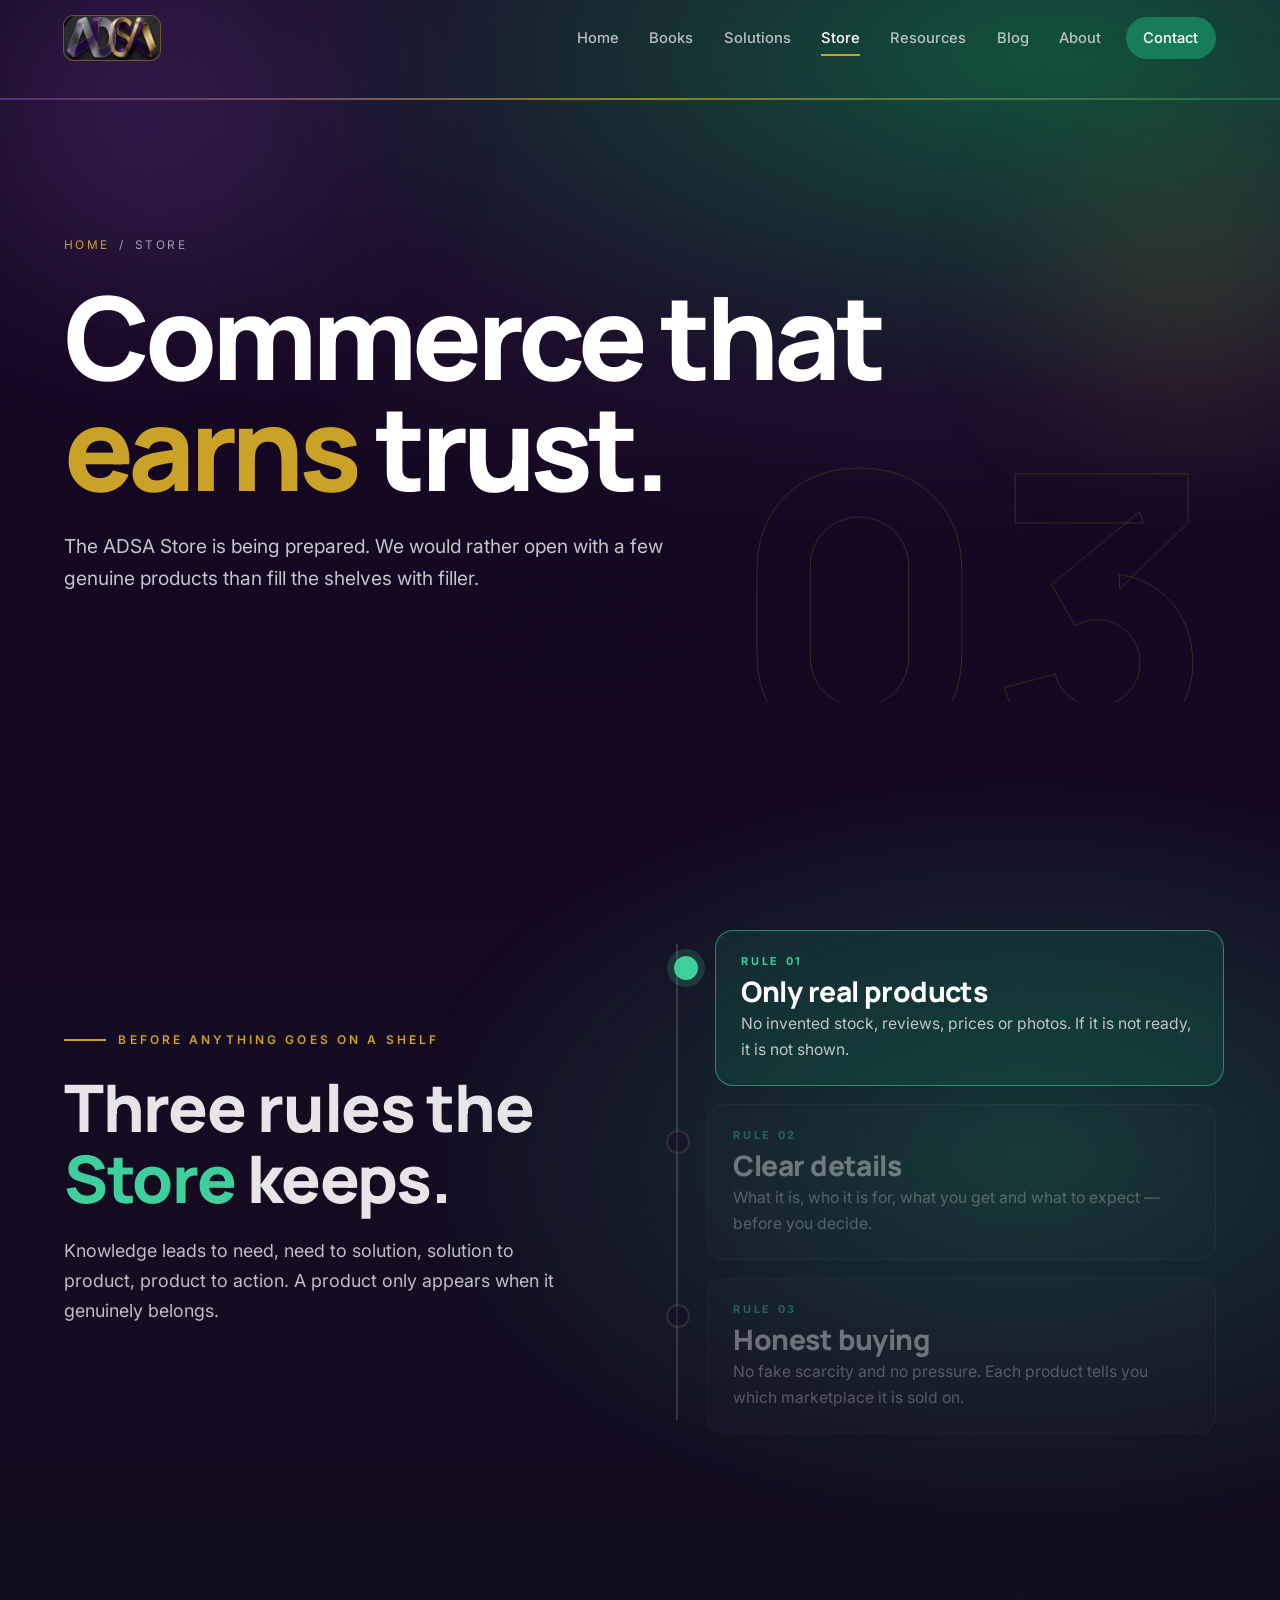
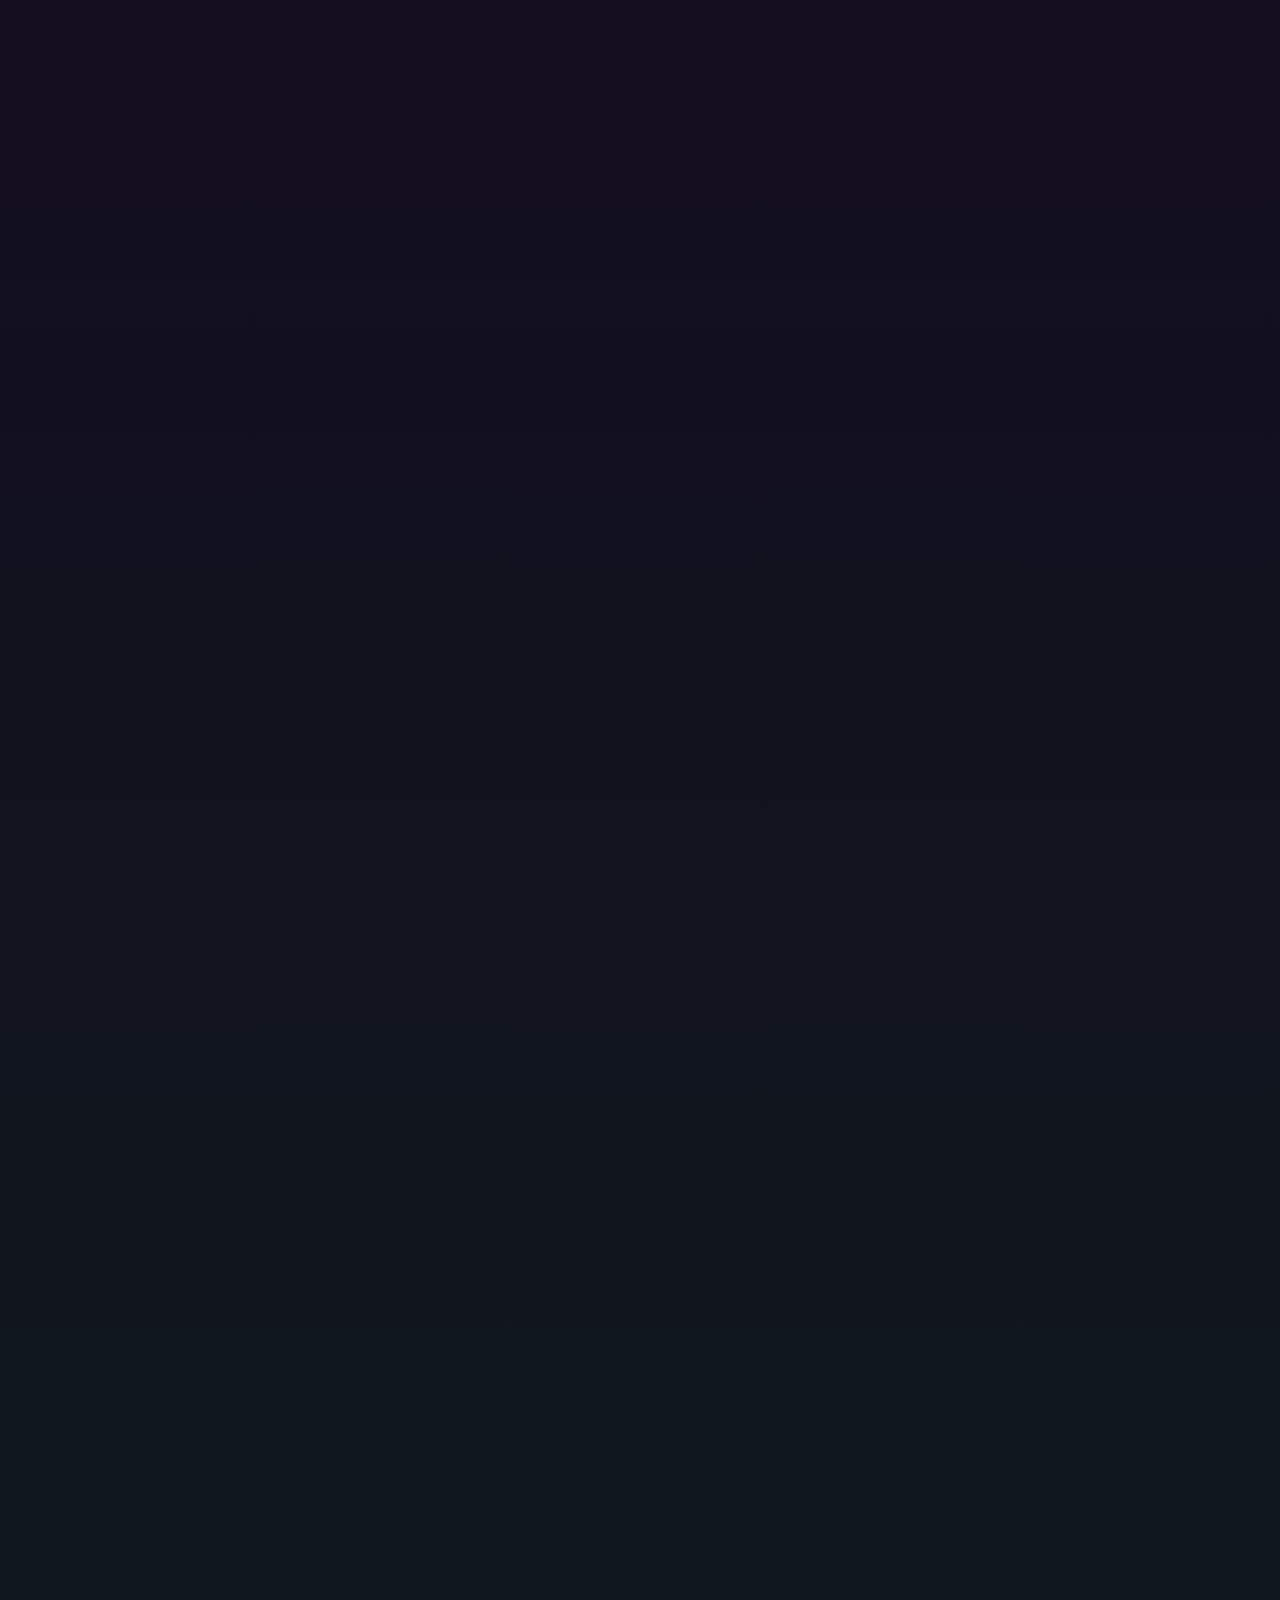
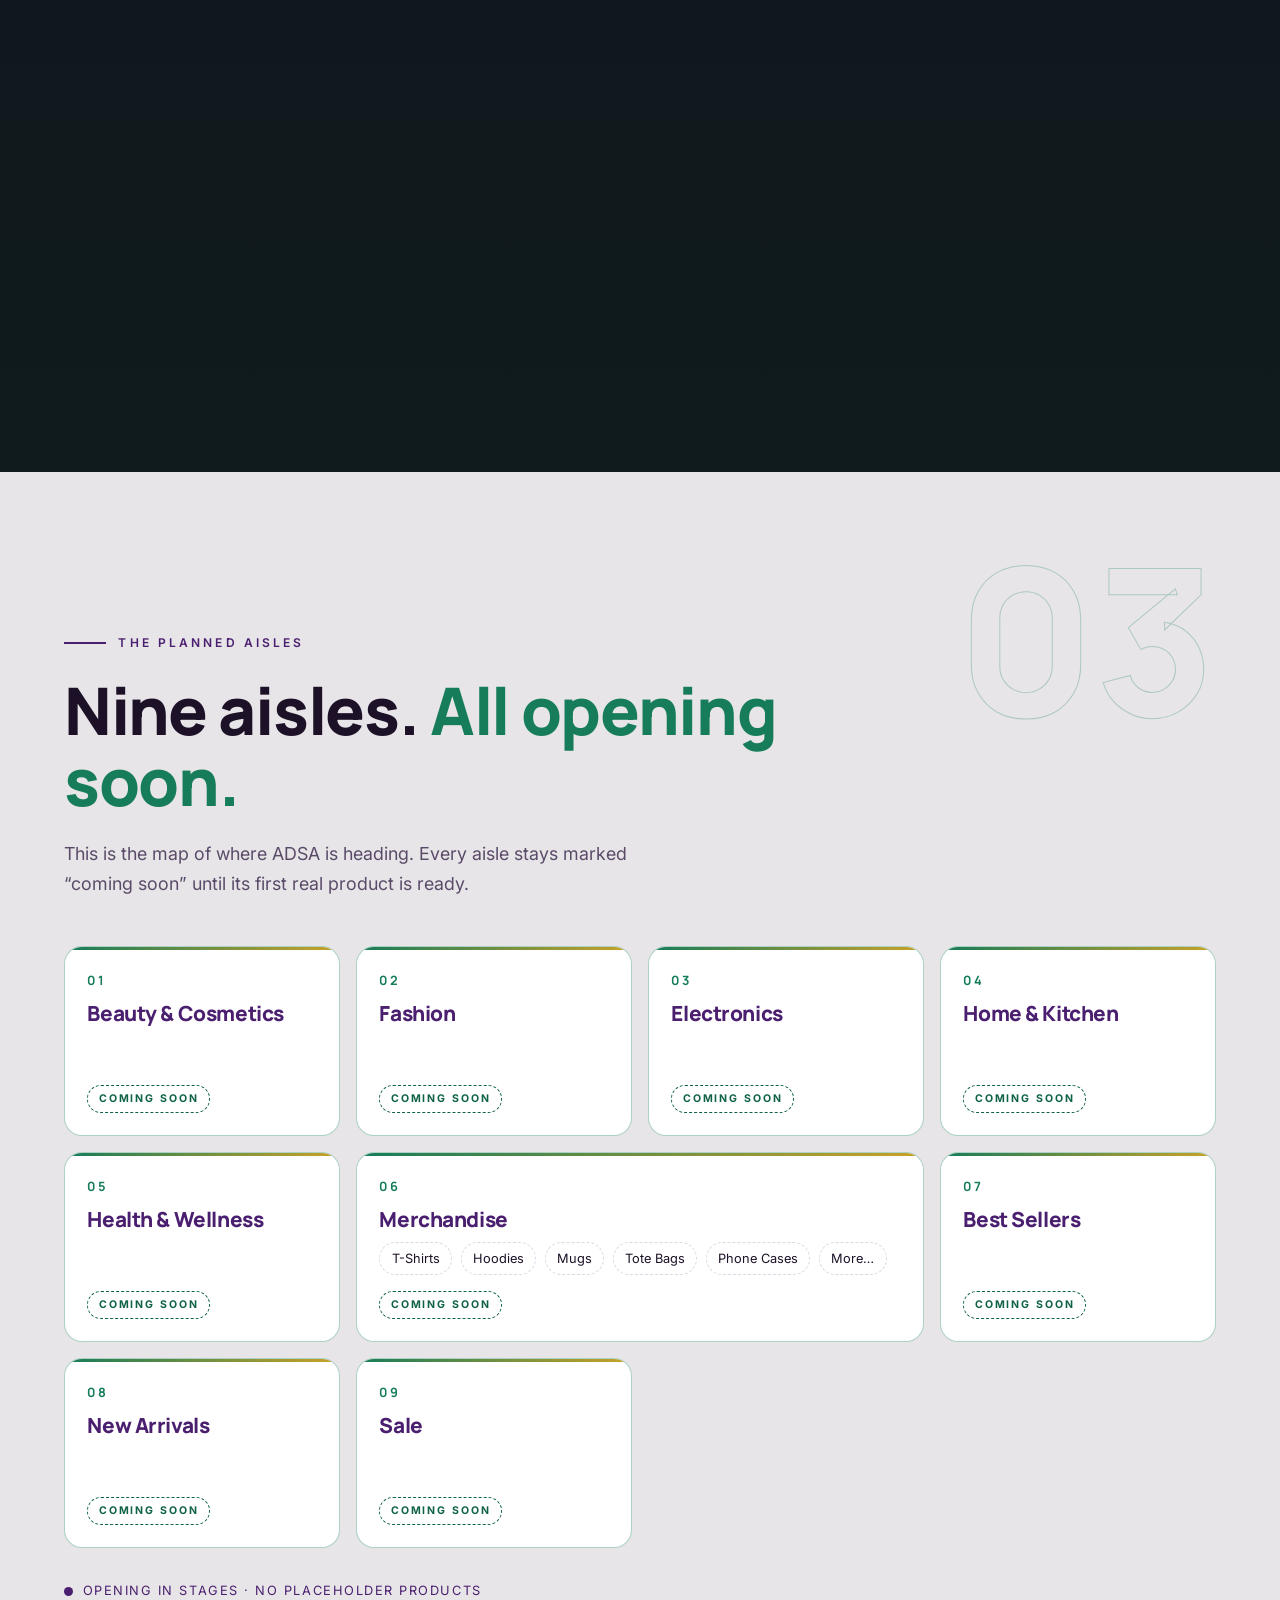
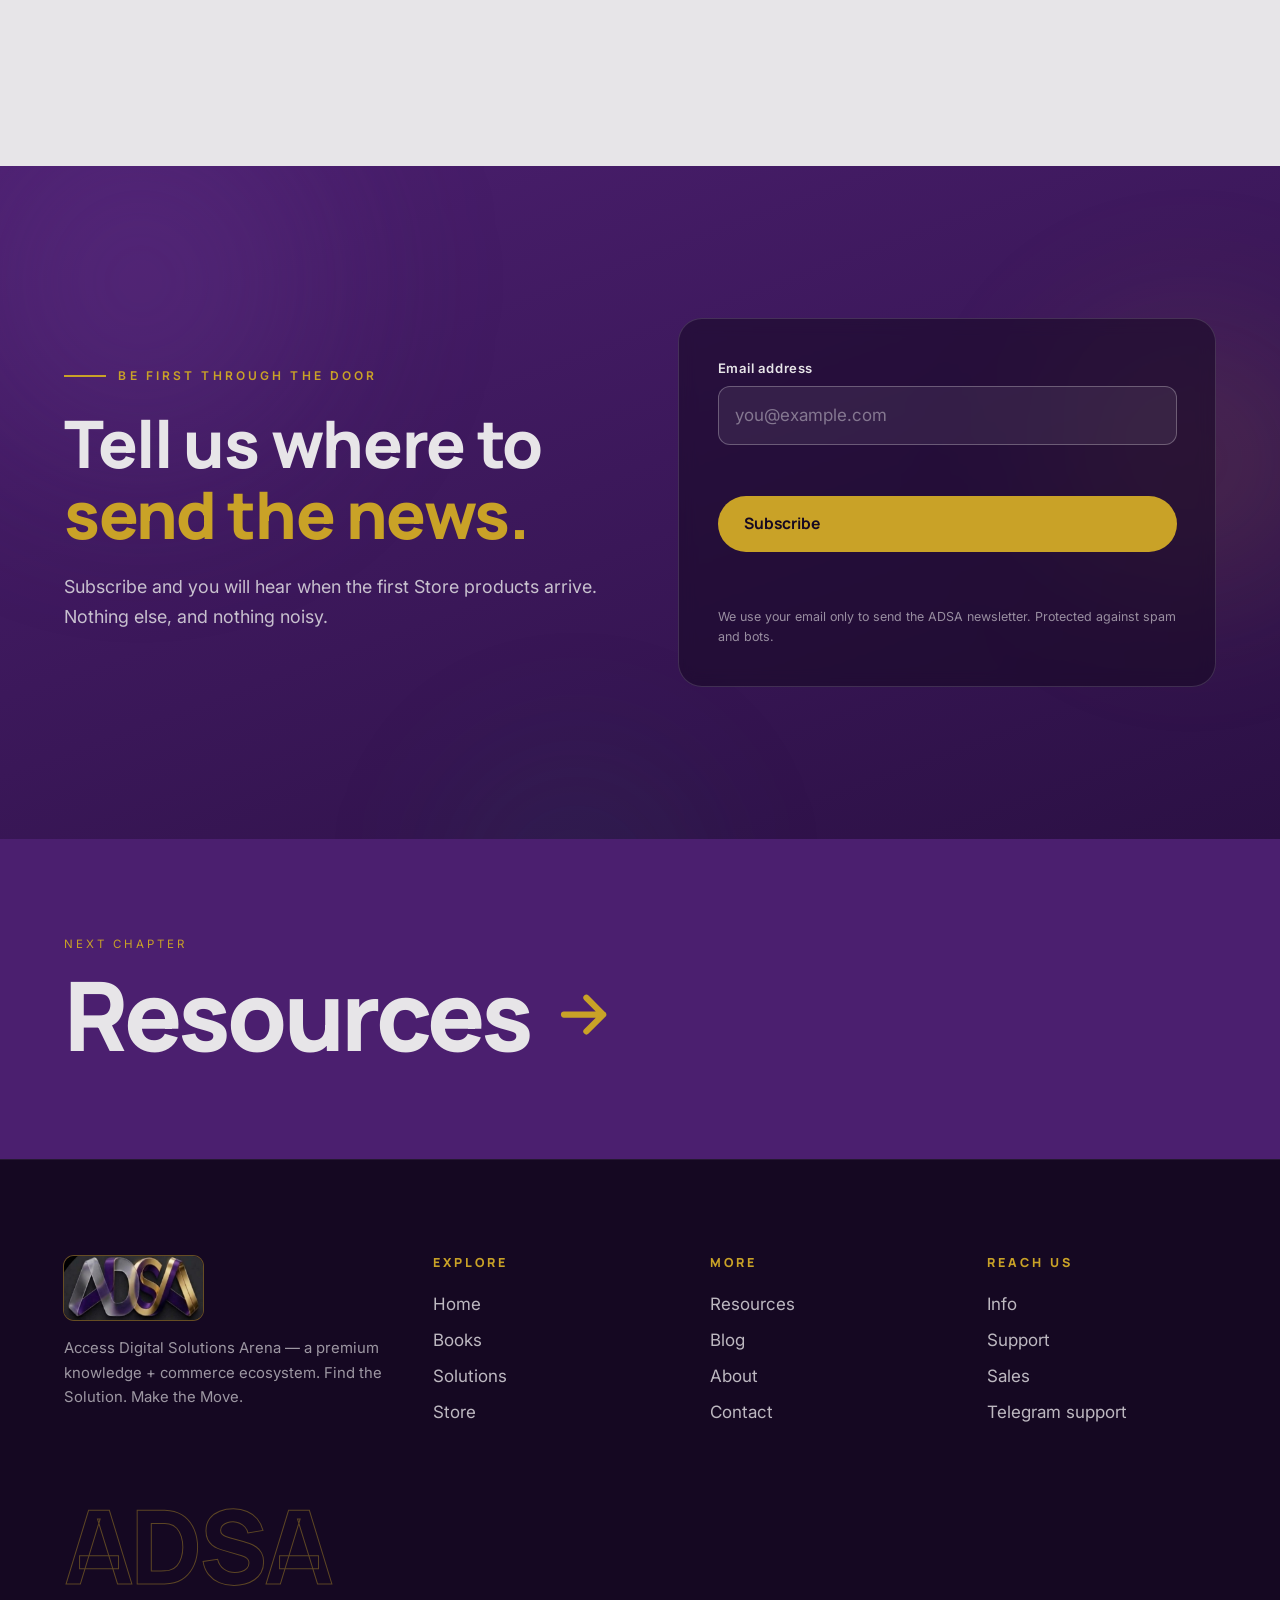
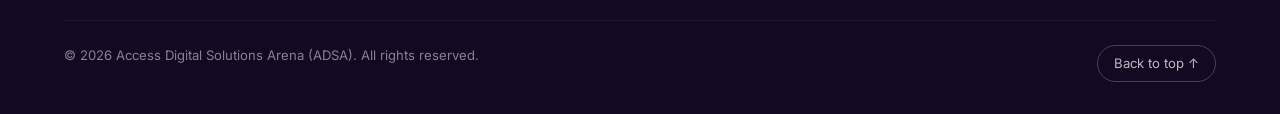
<file: store/index.html>
<!DOCTYPE html>
<html lang="en">
<head>
<meta charset="utf-8">
<meta name="viewport" content="width=device-width, initial-scale=1, viewport-fit=cover">
<title>Store — Access Digital Solutions Arena (ADSA)</title>
<meta name="description" content="The ADSA Store is opening in stages: Beauty & Cosmetics, Fashion, Electronics, Home & Kitchen, Health & Wellness, Merchandise and more. Only real products, never filler.">
<meta name="theme-color" content="#4B1F6F">
<meta name="color-scheme" content="dark light">
<meta name="referrer" content="strict-origin-when-cross-origin">
<meta http-equiv="Content-Security-Policy" content="base-uri 'self'; object-src 'none'; form-action 'self' https://api.web3forms.com">
<link rel="canonical" href="https://accessdigitalsolutionsaren.com/store">
<meta property="og:type" content="website">
<meta property="og:site_name" content="Access Digital Solutions Arena (ADSA)">
<meta property="og:title" content="Store — Access Digital Solutions Arena (ADSA)">
<meta property="og:description" content="The ADSA Store is opening in stages: Beauty & Cosmetics, Fashion, Electronics, Home & Kitchen, Health & Wellness, Merchandise and more. Only real products, never filler.">
<meta property="og:url" content="https://accessdigitalsolutionsaren.com/store">
<meta property="og:image" content="https://accessdigitalsolutionsaren.com/assets/images/og-image.jpg">
<meta name="twitter:card" content="summary_large_image">
<link rel="icon" type="image/png" href="../assets/logos/adsa-favicon.png">
<link rel="apple-touch-icon" href="../assets/logos/adsa-logo.png">
<link rel="preconnect" href="https://fonts.googleapis.com">
<link rel="preconnect" href="https://fonts.gstatic.com" crossorigin>
<link href="https://fonts.googleapis.com/css2?family=Inter:wght@400;500;600&family=Manrope:wght@500;600;700;800&display=swap" rel="stylesheet">
<link rel="stylesheet" href="../assets/css/base.css">
<link rel="stylesheet" href="store.css">
<script src="../assets/js/boot.js"></script>
<script type="application/ld+json">{"@context":"https://schema.org","@graph":[{"@type":"Organization","@id":"https://accessdigitalsolutionsaren.com/#org","name":"Access Digital Solutions Arena","alternateName":"ADSA","url":"https://accessdigitalsolutionsaren.com/","logo":"https://accessdigitalsolutionsaren.com/assets/logos/adsa-logo.png","slogan":"Find the Solution. Make the Move.","email":"info@accessdigitalsolutionsaren.com"},{"@type":"WebSite","@id":"https://accessdigitalsolutionsaren.com/#site","url":"https://accessdigitalsolutionsaren.com/","name":"Access Digital Solutions Arena (ADSA)","publisher":{"@id":"https://accessdigitalsolutionsaren.com/#org"}}]}</script>
</head>
<body data-page="store">
<a class="skip-link" href="#main">Skip to main content</a>
<div class="curtain is-arriving" id="curtain" aria-hidden="true"></div>
<div class="progress" id="progress" aria-hidden="true"></div>
<div class="glow" id="glow" aria-hidden="true"></div>

<header class="site-header" id="header">
  <nav class="nav" aria-label="Main navigation">
    <a class="brand" href="../" aria-label="Access Digital Solutions Arena (ADSA) — home">
      <img class="brand__logo" src="../assets/logos/adsa-mark.png" alt="" width="96" height="44">
      <span class="sr-only">Access Digital Solutions Arena (ADSA)</span>
    </a>
    <button class="menu-btn" id="menuBtn" type="button" aria-expanded="false" aria-controls="navList" aria-label="Open menu"><span></span><span></span><span></span></button>
    <ul class="nav__list" id="navList">
      <li><a class="nav__link" data-page="home" href="../" style="--i:0">Home</a></li>
      <li><a class="nav__link" data-page="books" href="../books/" style="--i:1">Books</a></li>
      <li><a class="nav__link" data-page="solutions" href="../solutions/" style="--i:2">Solutions</a></li>
      <li><a class="nav__link" data-page="store" href="../store/" style="--i:3" aria-current="page">Store</a></li>
      <li><a class="nav__link" data-page="resources" href="../resources/" style="--i:4">Resources</a></li>
      <li><a class="nav__link" data-page="blog" href="../blog/" style="--i:5">Blog</a></li>
      <li><a class="nav__link" data-page="about" href="../about/" style="--i:6">About</a></li>
      <li><a class="nav__link nav__link--cta" data-page="contact" href="../contact/" style="--i:7">Contact</a></li>
    </ul>
  </nav>
</header>

<main id="main">
<section class="page-hero page-hero--commerce" aria-labelledby="hero-title">
  <div class="aura" aria-hidden="true"><i></i><i></i><i></i></div>
  <div class="page-hero__line" aria-hidden="true"></div>
  <span class="page-hero__num" aria-hidden="true" data-parallax="-0.12">03</span>
  <div class="wrap">
    <p class="crumb reveal"><a href="../">Home</a><span aria-hidden="true">/</span><span>Store</span></p>
    <h1 class="page-hero__title split" id="hero-title" data-split data-base="250">Commerce that <em>earns</em> trust.</h1>
    <p class="page-hero__sub reveal" style="--d:6">The ADSA Store is being prepared. We would rather open with a few genuine products than fill the shelves with filler.</p>
  </div>
</section>

<!-- ============ PRINCIPLES (pinned scene, emerald) ============ -->
<section class="pin theme-dark store__rules" data-pin aria-labelledby="rules-title" style="--pin-h:330vh">
  <div class="pin__stage">
    <div class="rules__grid">
      <div>
        <p class="eyebrow reveal">Before anything goes on a shelf</p>
        <h2 class="h2 reveal" id="rules-title" style="--d:1">Three rules the <em>Store</em> keeps.</h2>
        <p class="lede reveal" style="--d:2">Knowledge leads to need, need to solution, solution to product, product to action. A product only appears when it genuinely belongs.</p>
      </div>
      <div class="rules__steps">
        <div class="rail rail--emerald" aria-hidden="true"><i></i></div>
        <ol class="rules__list">
          <li class="rule" data-pin-step><small>Rule 01</small><h3>Only real products</h3><p>No invented stock, reviews, prices or photos. If it is not ready, it is not shown.</p></li>
          <li class="rule" data-pin-step><small>Rule 02</small><h3>Clear details</h3><p>What it is, who it is for, what you get and what to expect — before you decide.</p></li>
          <li class="rule" data-pin-step><small>Rule 03</small><h3>Honest buying</h3><p>No fake scarcity and no pressure. Each product tells you which marketplace it is sold on.</p></li>
        </ol>
      </div>
    </div>
  </div>
</section>

<!-- ============ THE AISLES ============ -->
<section class="section theme-light aisles" id="aisles" aria-labelledby="aisles-title">
  <span class="num" aria-hidden="true">03</span>
  <div class="wrap">
    <p class="eyebrow reveal">The planned aisles</p>
    <h2 class="h2 reveal" id="aisles-title" style="--d:1">Nine aisles. <em>All opening soon.</em></h2>
    <p class="lede reveal" style="--d:2">This is the map of where ADSA is heading. Every aisle stays marked “coming soon” until its first real product is ready.</p>
    <ul class="aisle__grid" role="list">
      <li class="aisle" data-spot><b aria-hidden="true">01</b><h3>Beauty & Cosmetics</h3><span class="soon">Coming soon</span></li>
      <li class="aisle" data-spot><b aria-hidden="true">02</b><h3>Fashion</h3><span class="soon">Coming soon</span></li>
      <li class="aisle" data-spot><b aria-hidden="true">03</b><h3>Electronics</h3><span class="soon">Coming soon</span></li>
      <li class="aisle" data-spot><b aria-hidden="true">04</b><h3>Home & Kitchen</h3><span class="soon">Coming soon</span></li>
      <li class="aisle" data-spot><b aria-hidden="true">05</b><h3>Health & Wellness</h3><span class="soon">Coming soon</span></li>
      <li class="aisle aisle--wide" data-spot><b aria-hidden="true">06</b><h3>Merchandise</h3><ul class="chips aisle__subs" role="list"><li class="chip chip--dash">T-Shirts</li><li class="chip chip--dash">Hoodies</li><li class="chip chip--dash">Mugs</li><li class="chip chip--dash">Tote Bags</li><li class="chip chip--dash">Phone Cases</li><li class="chip chip--dash">More…</li></ul><span class="soon">Coming soon</span></li>
      <li class="aisle" data-spot><b aria-hidden="true">07</b><h3>Best Sellers</h3><span class="soon">Coming soon</span></li>
      <li class="aisle" data-spot><b aria-hidden="true">08</b><h3>New Arrivals</h3><span class="soon">Coming soon</span></li>
      <li class="aisle" data-spot><b aria-hidden="true">09</b><h3>Sale</h3><span class="soon">Coming soon</span></li>
    </ul>
    <p class="status reveal">Opening in stages · no placeholder products</p>
  </div>
</section>

<!-- ============ GET NOTIFIED ============ -->
<section class="section theme-purple notify" id="notify" aria-labelledby="notify-title">
  <div class="aura" aria-hidden="true"><i></i><i></i><i></i></div>
  <div class="wrap notify__grid">
    <div>
      <p class="eyebrow reveal">Be first through the door</p>
      <h2 class="h2 reveal" id="notify-title" style="--d:1">Tell us where to <em>send the news.</em></h2>
      <p class="lede reveal" style="--d:2">Subscribe and you will hear when the first Store products arrive. Nothing else, and nothing noisy.</p>
    </div>
    <div class="notify__form reveal" style="--d:2">
      <form class="form" data-form="newsletter" action="https://api.web3forms.com/submit" method="POST" novalidate>
  <input type="hidden" name="access_key" value="db1e0475-502c-45c6-b950-5ce2fbdfb2a3">
  <input type="hidden" name="subject" value="New ADSA newsletter subscriber">
  <input type="hidden" name="from_name" value="Access Digital Solutions Arena (ADSA) website">
  <div class="field"><label for="store-email">Email address</label>
    <input id="store-email" name="email" type="email" inputmode="email" autocomplete="email" maxlength="254" placeholder="you@example.com" required>
    <span class="err" aria-live="polite"></span></div>
  <div class="hp" aria-hidden="true"><label>Leave this field empty <input type="text" name="website" tabindex="-1" autocomplete="off"></label><label>Do not tick this box <input type="checkbox" name="botcheck" tabindex="-1" autocomplete="off"></label></div>
  <div class="h-captcha" data-captcha="true"></div>
  <button class="btn" type="submit">Subscribe</button>
  <p class="form-status" role="status" aria-live="polite"></p>
  <p class="form-note">We use your email only to send the ADSA newsletter. Protected against spam and bots.</p>
</form>
    </div>
  </div>
</section>

</main>

<a class="next" href="../resources/" aria-label="Next chapter: Resources">
  <small>Next chapter</small>
  <strong>Resources <svg viewBox="0 0 24 24" fill="none" stroke="currentColor" stroke-width="2.2" stroke-linecap="round" stroke-linejoin="round" aria-hidden="true"><path d="M5 12h14M13 6l6 6-6 6"/></svg></strong>
</a>

<footer class="footer">
  <div class="wrap">
    <div class="footer__top">
      <div>
        <a class="brand" href="../" aria-label="Access Digital Solutions Arena (ADSA) — home"><img class="brand__logo" src="../assets/logos/adsa-mark.png" alt="" width="140" height="64" loading="lazy"><span class="sr-only">Access Digital Solutions Arena (ADSA)</span></a>
        <p>Access Digital Solutions Arena — a premium knowledge + commerce ecosystem. Find the Solution. Make the Move.</p>
      </div>
      <div><h4>Explore</h4><ul><li><a href="../">Home</a></li><li><a href="../books/">Books</a></li><li><a href="../solutions/">Solutions</a></li><li><a href="../store/">Store</a></li></ul></div>
      <div><h4>More</h4><ul><li><a href="../resources/">Resources</a></li><li><a href="../blog/">Blog</a></li><li><a href="../about/">About</a></li><li><a href="../contact/">Contact</a></li></ul></div>
      <div><h4>Reach us</h4><ul>
        <li><a href="mailto:info@accessdigitalsolutionsaren.com">Info</a></li>
        <li><a href="mailto:support@accessdigitalsolutionsaren.com">Support</a></li>
        <li><a href="mailto:sales@accessdigitalsolutionsaren.com">Sales</a></li>
        <li><a href="https://t.me/ADSAsupport" target="_blank" rel="noopener noreferrer">Telegram support<span class="sr-only"> (opens in a new tab)</span></a></li></ul></div>
    </div>
    <div class="footer__sig" aria-hidden="true">ADSA</div>
    <div class="footer__bar">
      <span>© <span id="year">2026</span> Access Digital Solutions Arena (ADSA). All rights reserved.</span>
      <button class="to-top" id="toTop" type="button">Back to top ↑</button>
    </div>
  </div>
</footer>

<noscript><p style="position:fixed;bottom:0;left:0;right:0;background:#C9A227;color:#150822;padding:.6rem 1rem;text-align:center;z-index:2000;margin:0">Access Digital Solutions Arena works best with JavaScript enabled, but all content is still readable.</p></noscript>
<script src="../assets/js/config.js"></script>
<script src="../assets/js/core.js" defer></script>
<script src="store.js" defer></script>
</body>
</html>
</file>
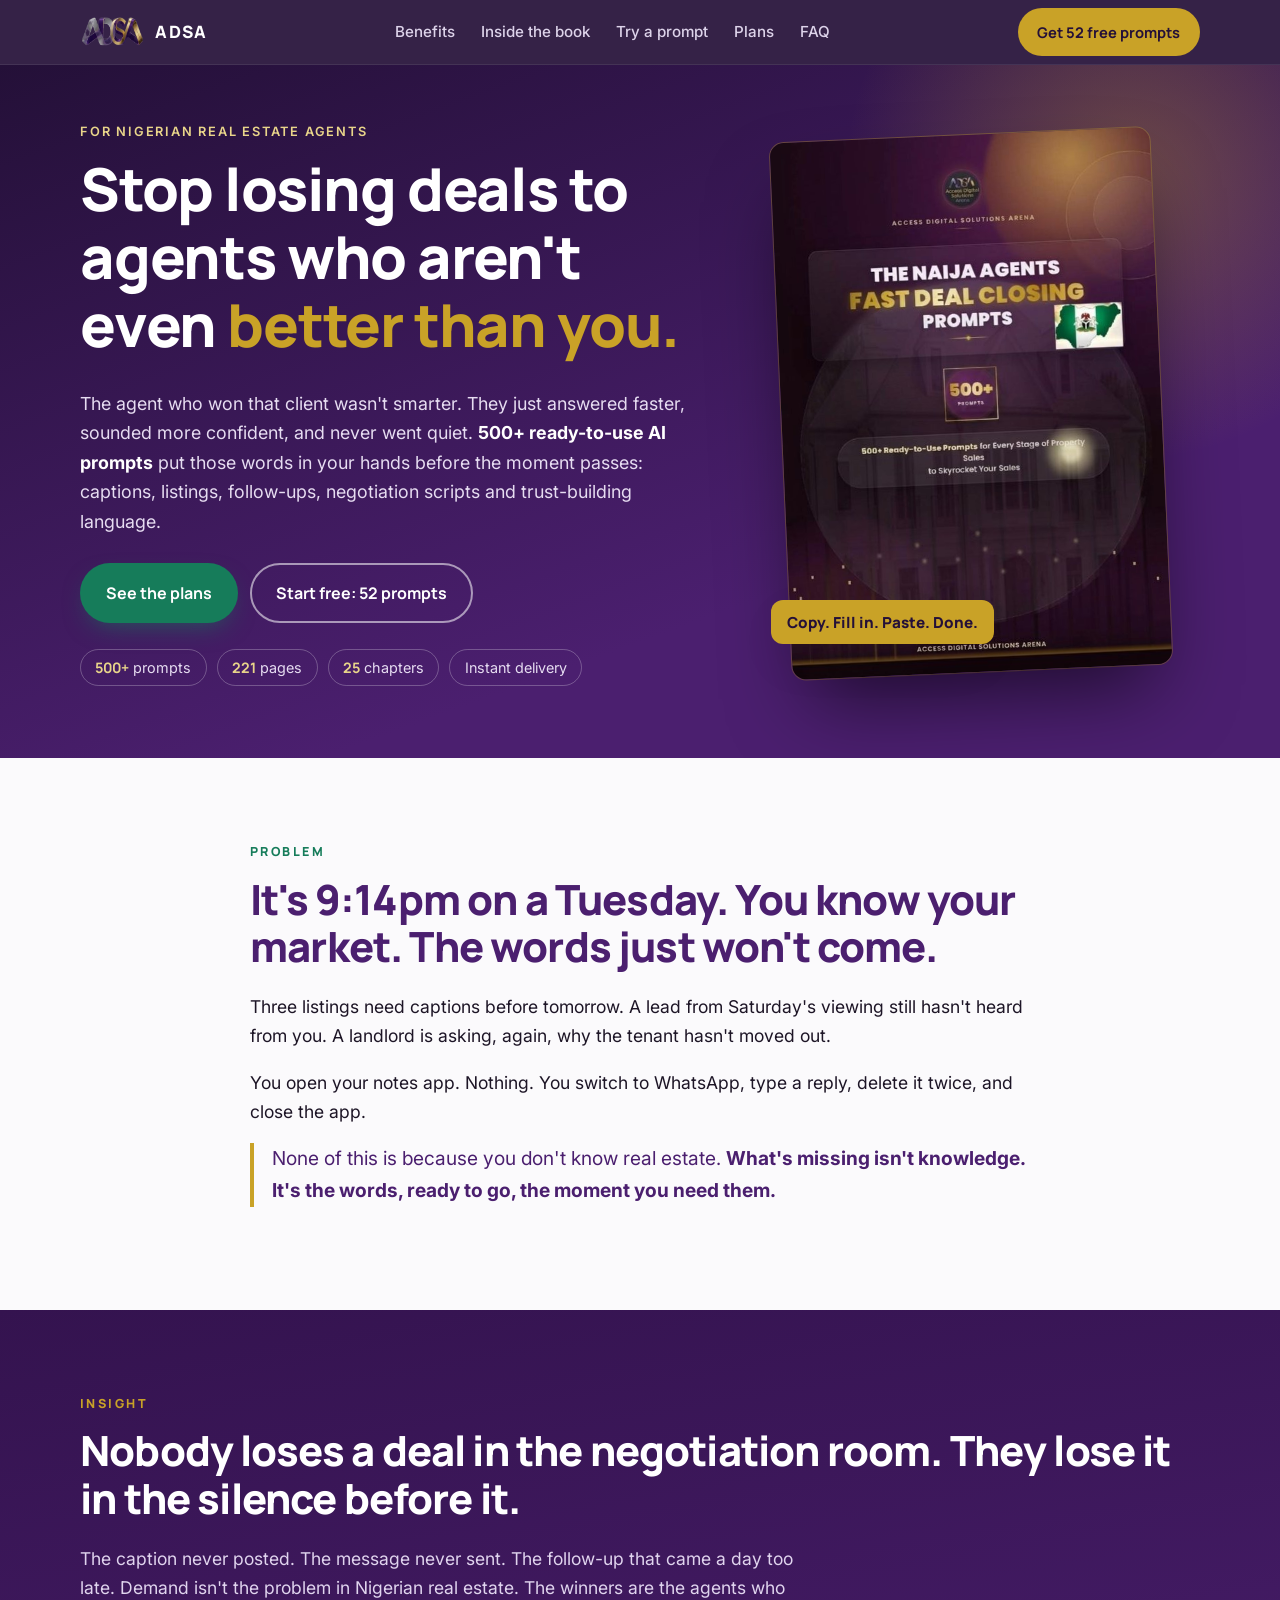
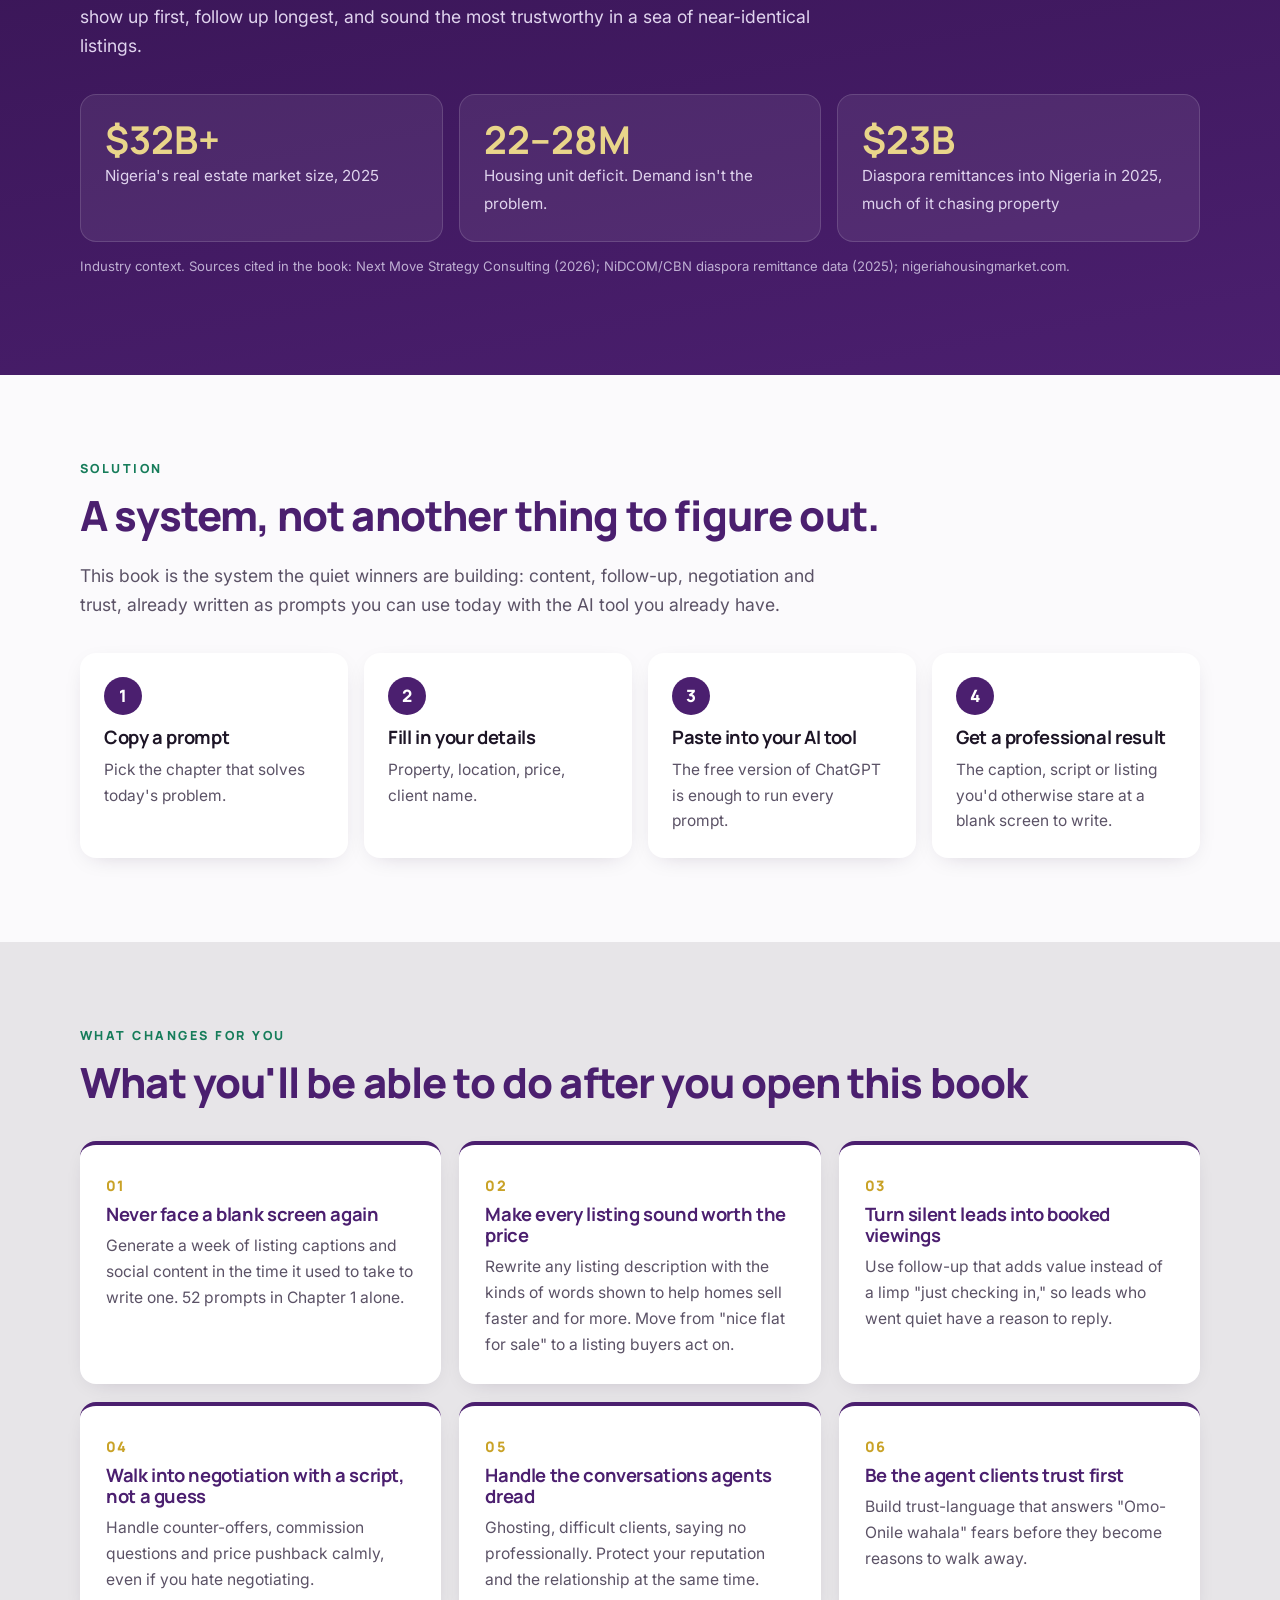
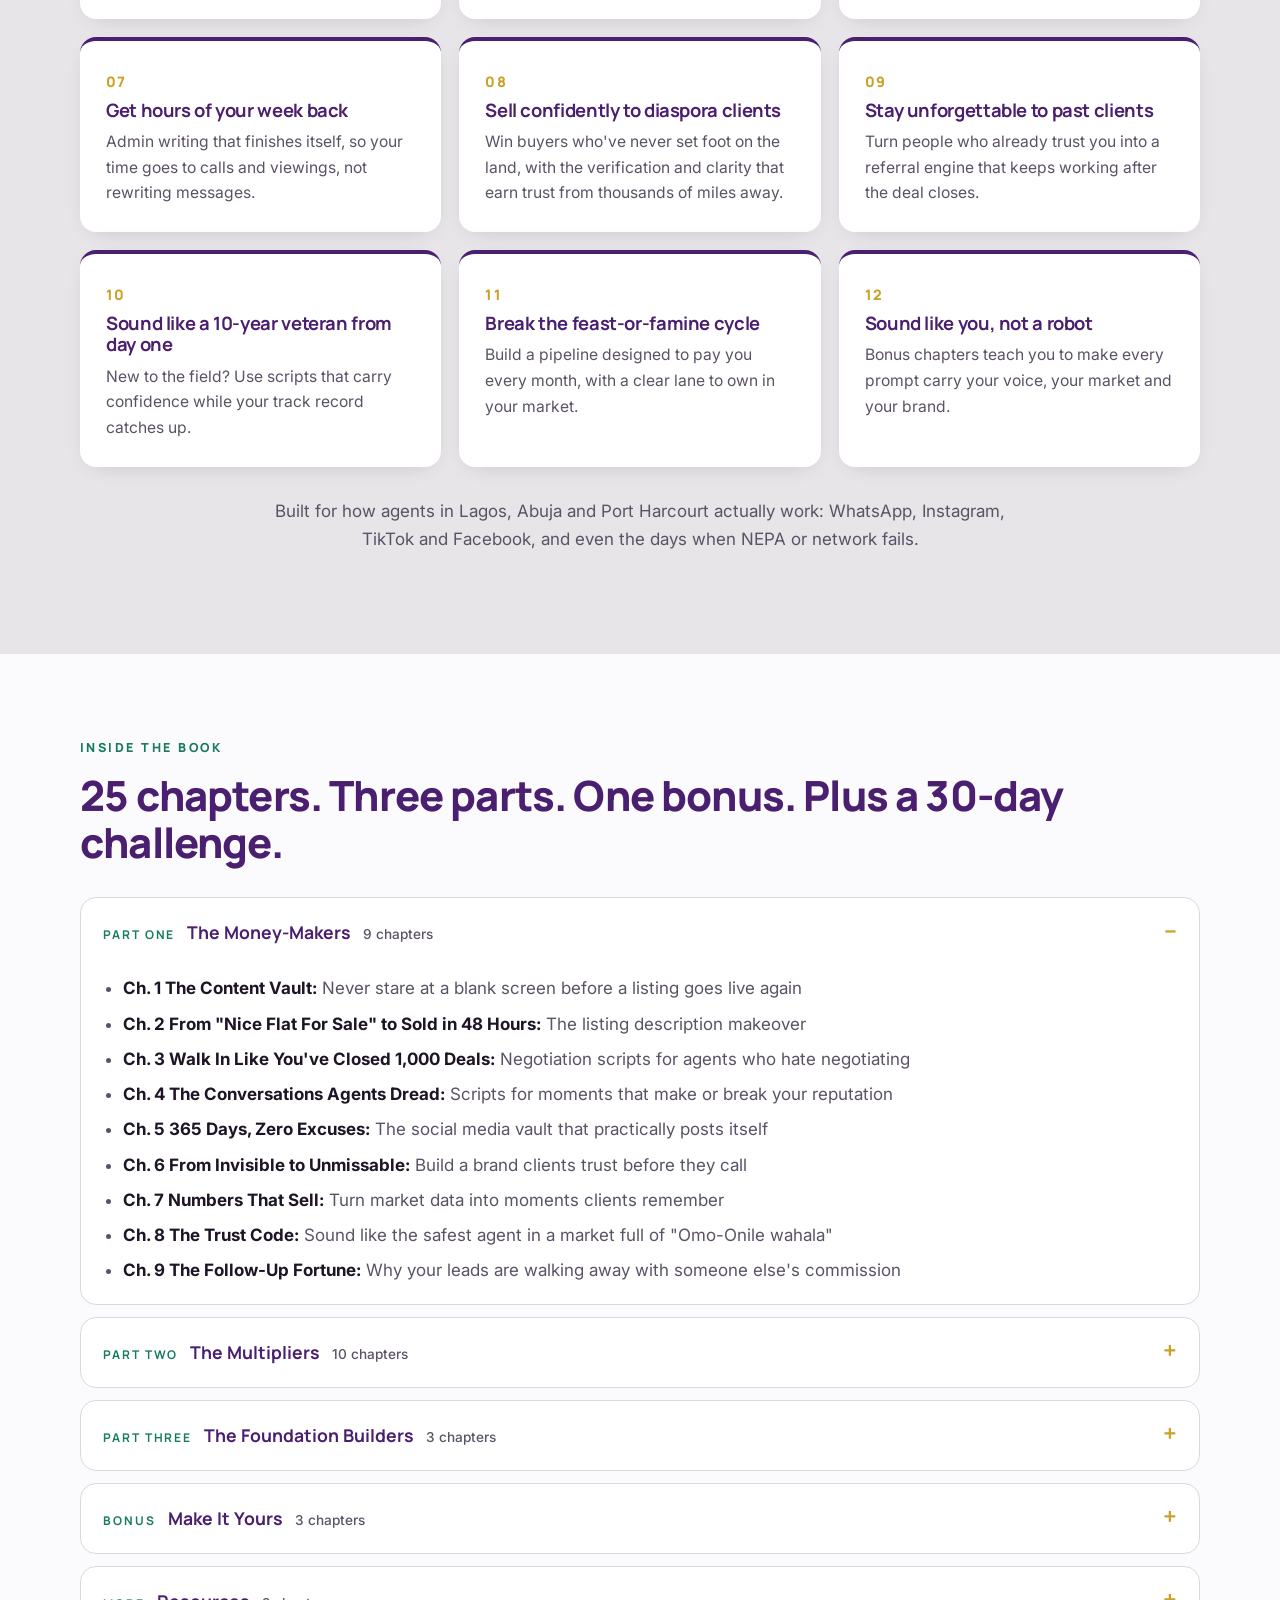
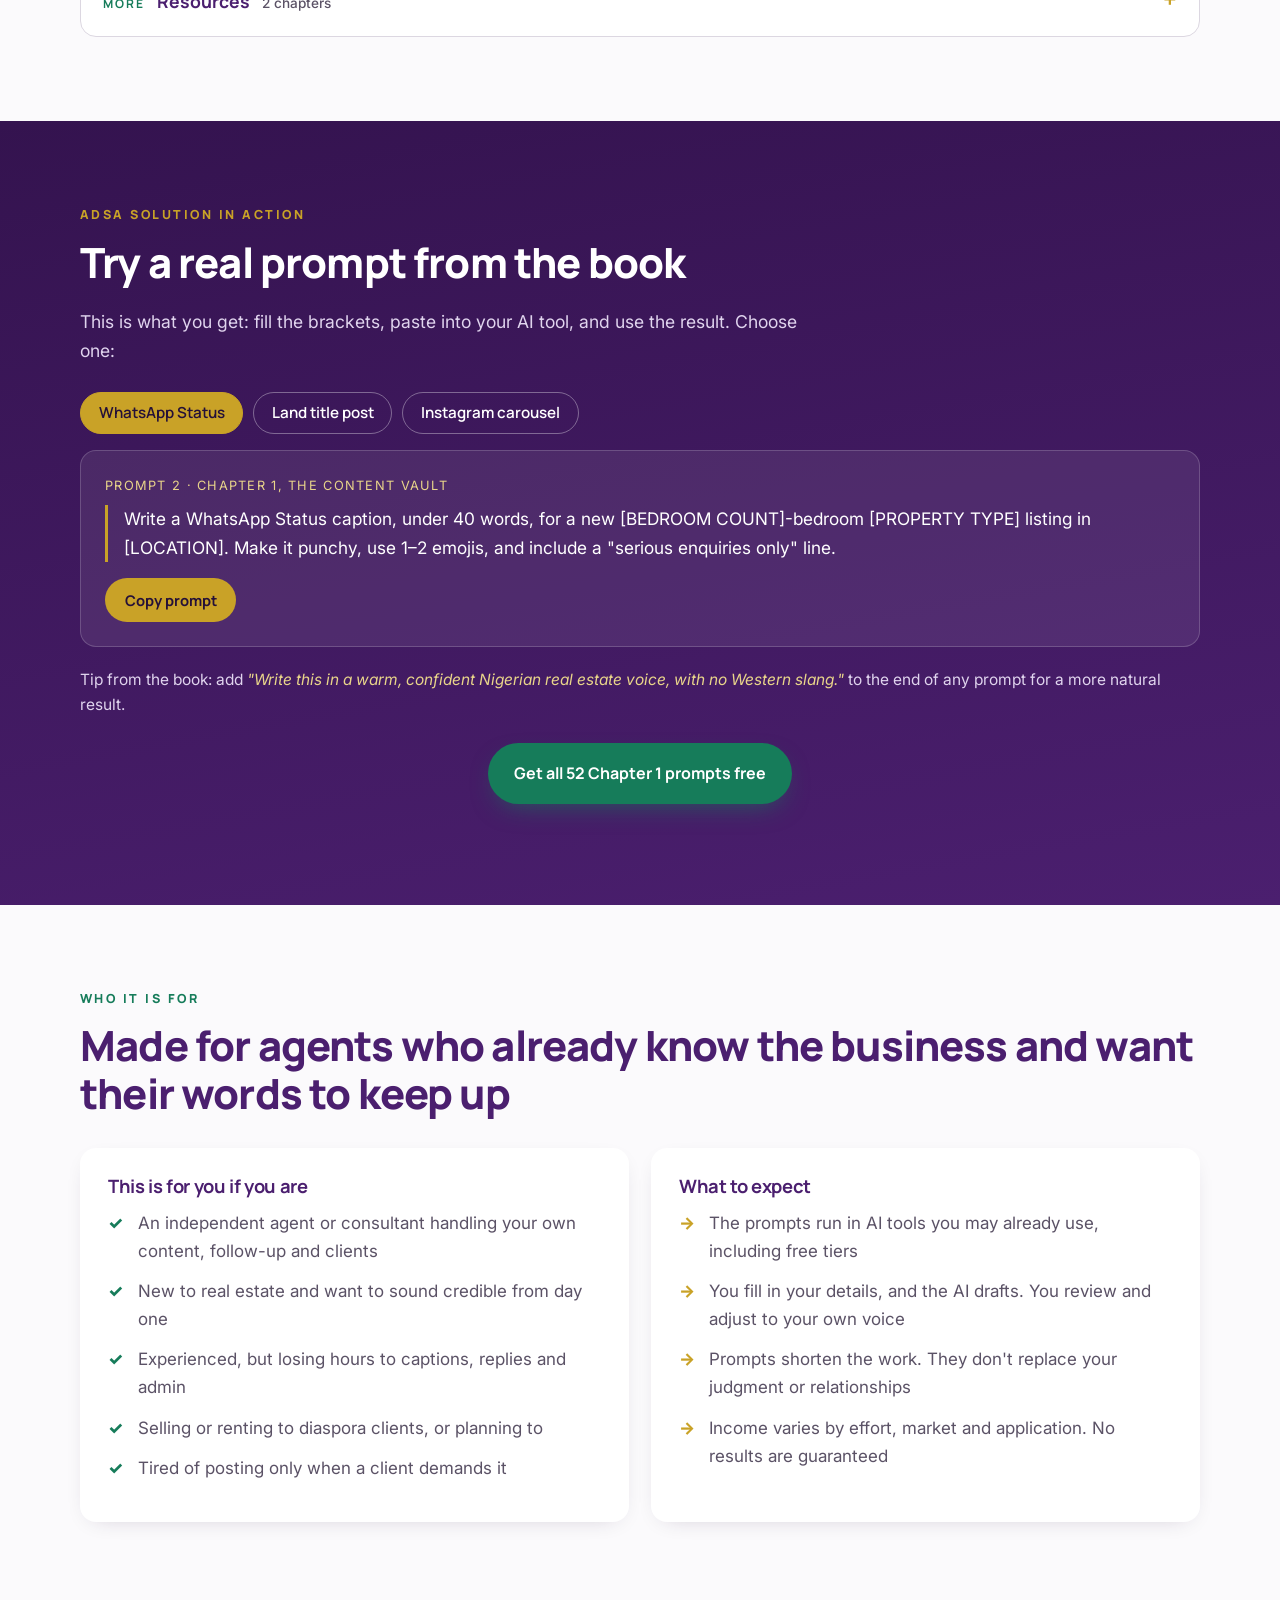
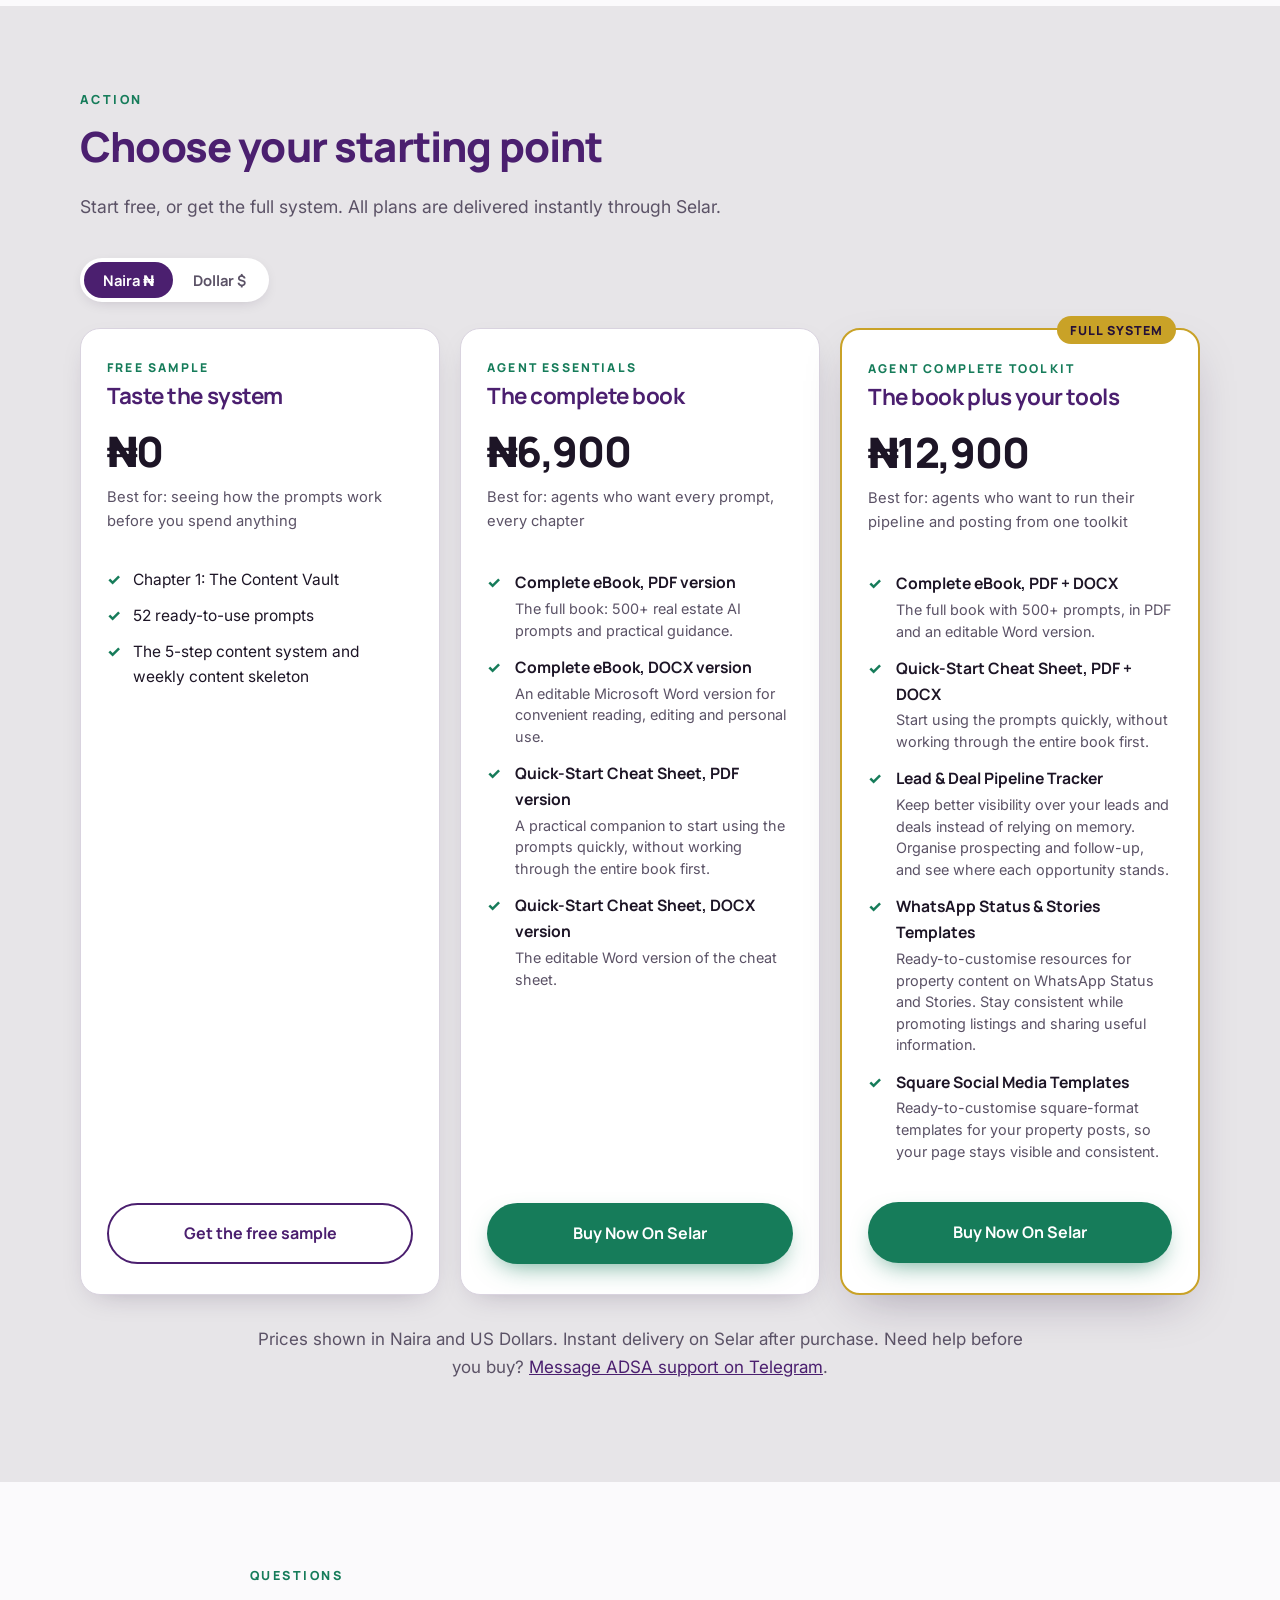
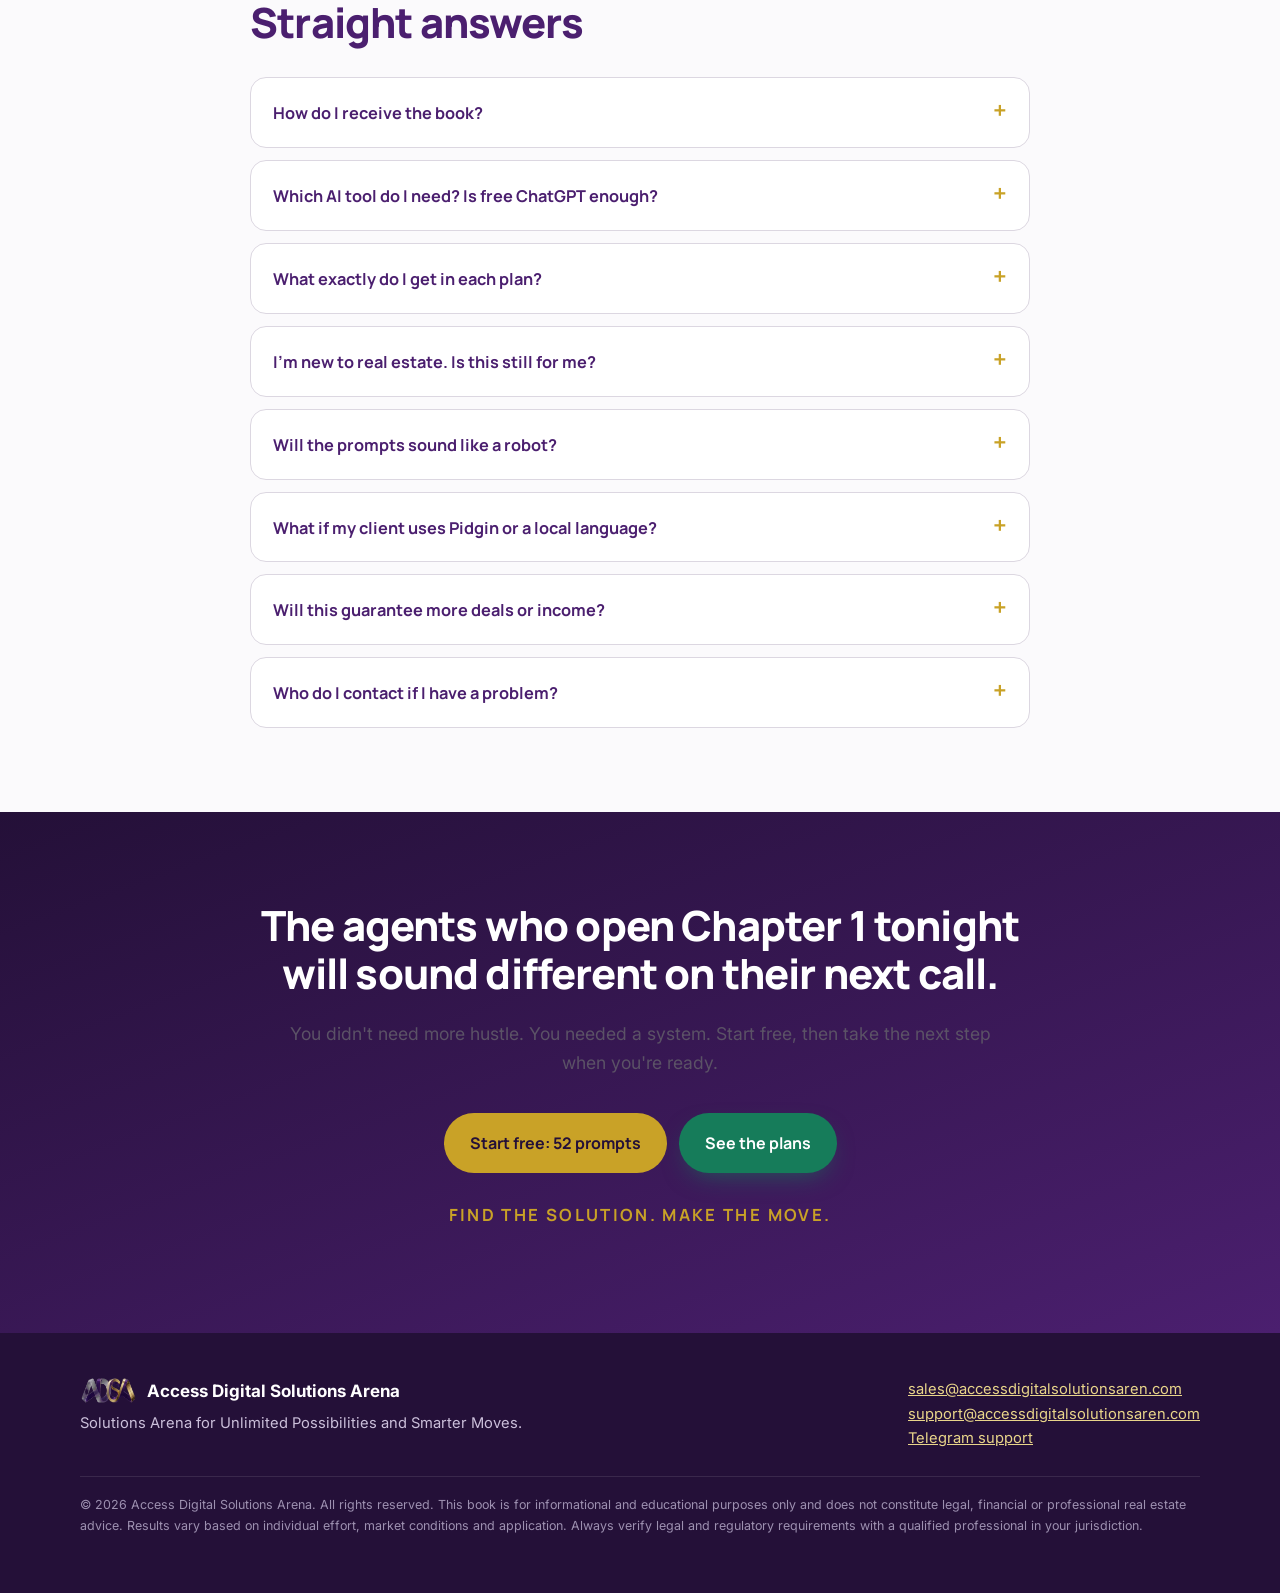
<file: solutions/naija-agents/index.html>
<!doctype html>
<html lang="en">
<head>
<meta charset="utf-8">
<meta name="viewport" content="width=device-width, initial-scale=1">
<title>The Naija Agents Fast Deal Closing Prompts | Access Digital Solutions Arena</title>
<meta name="description" content="500+ ready-to-use AI prompts for Nigerian real estate agents: captions, listings, follow-up, negotiation and trust-building words, ready when you need them. Start free. Instant delivery on Selar.">
<meta name="theme-color" content="#4B1F6F">
<meta property="og:title" content="The Naija Agents Fast Deal Closing Prompts">
<meta property="og:description" content="500+ ready-to-use AI prompts for Nigerian real estate agents. Start with 52 free prompts.">
<meta property="og:image" content="assets/naija-agents-share.jpg">
<meta property="og:type" content="product">
<link rel="preconnect" href="https://fonts.googleapis.com">
<link rel="preconnect" href="https://fonts.gstatic.com" crossorigin>
<link href="https://fonts.googleapis.com/css2?family=Inter:wght@400;500;600&family=Manrope:wght@500;700;800&display=swap" rel="stylesheet">
<link rel="stylesheet" href="naija-agents.css">
</head>
<body>
<a class="skip" href="#main">Skip to content</a>

<header class="nav" id="nav">
  <div class="wrap nav-in">
    <a class="brand" href="../../index.html" aria-label="Access Digital Solutions Arena home">
      <img class="ribbon-logo" src="assets/adsa-ribbon.png" alt="" width="65" height="30">
      <span>ADSA</span>
    </a>
    <nav class="nav-links" aria-label="Page sections">
      <a href="#benefits">Benefits</a>
      <a href="#inside">Inside the book</a>
      <a href="#sample">Try a prompt</a>
      <a href="#plans">Plans</a>
      <a href="#faq">FAQ</a>
    </nav>
    <a class="btn btn-gold btn-sm" href="https://selar.com/89q65p9857" target="_blank" rel="noopener">Get 52 free prompts</a>
  </div>
</header>

<main id="main">

<!-- HERO -->
<section class="hero">
  <div class="hero-glow" aria-hidden="true"></div>
  <div class="wrap hero-grid">
    <div class="hero-copy">
      <p class="eyebrow reveal">For Nigerian real estate agents</p>
      <h1 class="reveal">Stop losing deals to agents who aren't even <span class="gold">better than you.</span></h1>
      <p class="lead reveal">The agent who won that client wasn't smarter. They just answered faster, sounded more confident, and never went quiet. <strong>500+ ready-to-use AI prompts</strong> put those words in your hands before the moment passes: captions, listings, follow-ups, negotiation scripts and trust-building language.</p>
      <div class="hero-cta reveal">
        <a class="btn btn-emerald" href="#plans">See the plans</a>
        <a class="btn btn-ghost" href="https://selar.com/89q65p9857" target="_blank" rel="noopener">Start free: 52 prompts</a>
      </div>
      <ul class="chips reveal" aria-label="Key facts">
        <li><b data-count="500" data-suffix="+">500+</b> prompts</li>
        <li><b data-count="221">221</b> pages</li>
        <li><b data-count="25">25</b> chapters</li>
        <li>Instant delivery</li>
      </ul>
    </div>
    <div class="hero-visual reveal">
      <img class="cover" src="assets/naija-agents-cover.jpg" alt="Cover of The Naija Agents Fast Deal Closing Prompts: 500+ ready-to-use prompts for every stage of property sales" width="900" height="1274">
      <div class="float-tag">Copy. Fill in. Paste. Done.</div>
    </div>
  </div>
</section>

<!-- PROBLEM -->
<section class="sec sec-light" id="problem">
  <div class="wrap narrow">
    <p class="step">PROBLEM</p>
    <h2 class="reveal">It's 9:14pm on a Tuesday. You know your market. The words just won't come.</h2>
    <div class="story reveal">
      <p>Three listings need captions before tomorrow. A lead from Saturday's viewing still hasn't heard from you. A landlord is asking, again, why the tenant hasn't moved out.</p>
      <p>You open your notes app. Nothing. You switch to WhatsApp, type a reply, delete it twice, and close the app.</p>
      <p class="pull">None of this is because you don't know real estate. <strong>What's missing isn't knowledge. It's the words, ready to go, the moment you need them.</strong></p>
    </div>
  </div>
</section>

<!-- INSIGHT -->
<section class="sec sec-purple" id="insight">
  <div class="wrap">
    <p class="step step-gold">INSIGHT</p>
    <h2 class="reveal light">Nobody loses a deal in the negotiation room. They lose it in the silence before it.</h2>
    <p class="sub reveal light">The caption never posted. The message never sent. The follow-up that came a day too late. Demand isn't the problem in Nigerian real estate. The winners are the agents who show up first, follow up longest, and sound the most trustworthy in a sea of near-identical listings.</p>
    <div class="stats">
      <div class="stat reveal"><b>$32B+</b><span>Nigeria's real estate market size, 2025</span></div>
      <div class="stat reveal"><b>22–28M</b><span>Housing unit deficit. Demand isn't the problem.</span></div>
      <div class="stat reveal"><b>$23B</b><span>Diaspora remittances into Nigeria in 2025, much of it chasing property</span></div>
    </div>
    <p class="src">Industry context. Sources cited in the book: Next Move Strategy Consulting (2026); NiDCOM/CBN diaspora remittance data (2025); nigeriahousingmarket.com.</p>
  </div>
</section>

<!-- SOLUTION / HOW -->
<section class="sec sec-light" id="solution">
  <div class="wrap">
    <p class="step">SOLUTION</p>
    <h2 class="reveal">A system, not another thing to figure out.</h2>
    <p class="sub reveal">This book is the system the quiet winners are building: content, follow-up, negotiation and trust, already written as prompts you can use today with the AI tool you already have.</p>
    <ol class="how">
      <li class="reveal"><span>1</span><h3>Copy a prompt</h3><p>Pick the chapter that solves today's problem.</p></li>
      <li class="reveal"><span>2</span><h3>Fill in your details</h3><p>Property, location, price, client name.</p></li>
      <li class="reveal"><span>3</span><h3>Paste into your AI tool</h3><p>The free version of ChatGPT is enough to run every prompt.</p></li>
      <li class="reveal"><span>4</span><h3>Get a professional result</h3><p>The caption, script or listing you'd otherwise stare at a blank screen to write.</p></li>
    </ol>
  </div>
</section>

<!-- BENEFITS -->
<section class="sec sec-grey" id="benefits">
  <div class="wrap">
    <p class="step">WHAT CHANGES FOR YOU</p>
    <h2 class="reveal">What you'll be able to do after you open this book</h2>
    <div class="benefits">
      <article class="card reveal"><i aria-hidden="true">01</i><h3>Never face a blank screen again</h3><p>Generate a week of listing captions and social content in the time it used to take to write one. 52 prompts in Chapter 1 alone.</p></article>
      <article class="card reveal"><i aria-hidden="true">02</i><h3>Make every listing sound worth the price</h3><p>Rewrite any listing description with the kinds of words shown to help homes sell faster and for more. Move from "nice flat for sale" to a listing buyers act on.</p></article>
      <article class="card reveal"><i aria-hidden="true">03</i><h3>Turn silent leads into booked viewings</h3><p>Use follow-up that adds value instead of a limp "just checking in," so leads who went quiet have a reason to reply.</p></article>
      <article class="card reveal"><i aria-hidden="true">04</i><h3>Walk into negotiation with a script, not a guess</h3><p>Handle counter-offers, commission questions and price pushback calmly, even if you hate negotiating.</p></article>
      <article class="card reveal"><i aria-hidden="true">05</i><h3>Handle the conversations agents dread</h3><p>Ghosting, difficult clients, saying no professionally. Protect your reputation and the relationship at the same time.</p></article>
      <article class="card reveal"><i aria-hidden="true">06</i><h3>Be the agent clients trust first</h3><p>Build trust-language that answers "Omo-Onile wahala" fears before they become reasons to walk away.</p></article>
      <article class="card reveal"><i aria-hidden="true">07</i><h3>Get hours of your week back</h3><p>Admin writing that finishes itself, so your time goes to calls and viewings, not rewriting messages.</p></article>
      <article class="card reveal"><i aria-hidden="true">08</i><h3>Sell confidently to diaspora clients</h3><p>Win buyers who've never set foot on the land, with the verification and clarity that earn trust from thousands of miles away.</p></article>
      <article class="card reveal"><i aria-hidden="true">09</i><h3>Stay unforgettable to past clients</h3><p>Turn people who already trust you into a referral engine that keeps working after the deal closes.</p></article>
      <article class="card reveal"><i aria-hidden="true">10</i><h3>Sound like a 10-year veteran from day one</h3><p>New to the field? Use scripts that carry confidence while your track record catches up.</p></article>
      <article class="card reveal"><i aria-hidden="true">11</i><h3>Break the feast-or-famine cycle</h3><p>Build a pipeline designed to pay you every month, with a clear lane to own in your market.</p></article>
      <article class="card reveal"><i aria-hidden="true">12</i><h3>Sound like you, not a robot</h3><p>Bonus chapters teach you to make every prompt carry your voice, your market and your brand.</p></article>
    </div>
    <p class="note reveal">Built for how agents in Lagos, Abuja and Port Harcourt actually work: WhatsApp, Instagram, TikTok and Facebook, and even the days when NEPA or network fails.</p>
  </div>
</section>

<!-- INSIDE -->
<section class="sec sec-light" id="inside">
  <div class="wrap">
    <p class="step">INSIDE THE BOOK</p>
    <h2 class="reveal">25 chapters. Three parts. One bonus. Plus a 30-day challenge.</h2>
    <div class="acc">
      <details class="reveal" open>
        <summary><span>Part One</span> The Money-Makers <em>9 chapters</em></summary>
        <ul>
          <li><b>Ch. 1 The Content Vault:</b> Never stare at a blank screen before a listing goes live again</li>
          <li><b>Ch. 2 From "Nice Flat For Sale" to Sold in 48 Hours:</b> The listing description makeover</li>
          <li><b>Ch. 3 Walk In Like You've Closed 1,000 Deals:</b> Negotiation scripts for agents who hate negotiating</li>
          <li><b>Ch. 4 The Conversations Agents Dread:</b> Scripts for moments that make or break your reputation</li>
          <li><b>Ch. 5 365 Days, Zero Excuses:</b> The social media vault that practically posts itself</li>
          <li><b>Ch. 6 From Invisible to Unmissable:</b> Build a brand clients trust before they call</li>
          <li><b>Ch. 7 Numbers That Sell:</b> Turn market data into moments clients remember</li>
          <li><b>Ch. 8 The Trust Code:</b> Sound like the safest agent in a market full of "Omo-Onile wahala"</li>
          <li><b>Ch. 9 The Follow-Up Fortune:</b> Why your leads are walking away with someone else's commission</li>
        </ul>
      </details>
      <details class="reveal">
        <summary><span>Part Two</span> The Multipliers <em>10 chapters</em></summary>
        <ul>
          <li><b>Ch. 10 Get 10 Hours a Week Back:</b> Admin writing that finishes itself</li>
          <li><b>Ch. 11 Speak Market, Not Jargon:</b> Explain trends so clearly clients beg for more</li>
          <li><b>Ch. 12 Sound Like You, At Scale:</b> Grow your content without turning into a robot</li>
          <li><b>Ch. 13 Become the Agent Everyone Quotes:</b> Position yourself as the local expert</li>
          <li><b>Ch. 14 When the Market Tightens, Winners Do This:</b> Lead-gen scripts for slow seasons</li>
          <li><b>Ch. 15 The Money Talk:</b> Discuss price without losing the client or the deal</li>
          <li><b>Ch. 16 Never Get Caught Off Guard:</b> The right words for every client message</li>
          <li><b>Ch. 17 The Landlord-Tenant Peace Treaty:</b> Stop small issues becoming court cases</li>
          <li><b>Ch. 18 The Forgotten Goldmine:</b> Stay unforgettable to everyone who already trusts you</li>
          <li><b>Ch. 19 Selling Across Oceans:</b> Win diaspora clients who've never set foot on the land</li>
        </ul>
      </details>
      <details class="reveal">
        <summary><span>Part Three</span> The Foundation Builders <em>3 chapters</em></summary>
        <ul>
          <li><b>Ch. 20 Day-One Confidence:</b> Scripts that make a new agent sound like a 10-year veteran</li>
          <li><b>Ch. 21 Pick Your Lane, Own the Market:</b> Become the go-to agent for one thing</li>
          <li><b>Ch. 22 Kill the Feast-or-Famine Cycle:</b> Build a pipeline that pays you every month</li>
        </ul>
      </details>
      <details class="reveal">
        <summary><span>Bonus</span> Make It Yours <em>3 chapters</em></summary>
        <ul>
          <li><b>Ch. 23 Your Voice:</b> Make every prompt sound unmistakably like you</li>
          <li><b>Ch. 24 Your Market:</b> Tailor prompts to your area and your clients</li>
          <li><b>Ch. 25 Your Brand:</b> Carry your brand through everything you send</li>
        </ul>
      </details>
      <details class="reveal">
        <summary><span>More</span> Resources <em>2 chapters</em></summary>
        <ul>
          <li><b>Ch. 26 Your 30-Day Fast Deal Closing Challenge:</b> A month of structured action</li>
          <li><b>Ch. 27 Frequently Asked Questions:</b> Straight answers on AI tools, WhatsApp marketing, registration and more</li>
        </ul>
      </details>
    </div>
  </div>
</section>

<!-- SAMPLE PROMPTS -->
<section class="sec sec-purple" id="sample">
  <div class="wrap">
    <p class="step step-gold">ADSA SOLUTION IN ACTION</p>
    <h2 class="reveal light">Try a real prompt from the book</h2>
    <p class="sub reveal light">This is what you get: fill the brackets, paste into your AI tool, and use the result. Choose one:</p>
    <div class="tabs" role="tablist" aria-label="Sample prompts">
      <button role="tab" aria-selected="true" aria-controls="p1" id="t1">WhatsApp Status</button>
      <button role="tab" aria-selected="false" aria-controls="p2" id="t2">Land title post</button>
      <button role="tab" aria-selected="false" aria-controls="p3" id="t3">Instagram carousel</button>
    </div>
    <div class="prompt" role="tabpanel" id="p1" aria-labelledby="t1">
      <p class="pl">Prompt 2 · Chapter 1, The Content Vault</p>
      <blockquote id="pt1">Write a WhatsApp Status caption, under 40 words, for a new [BEDROOM COUNT]-bedroom [PROPERTY TYPE] listing in [LOCATION]. Make it punchy, use 1–2 emojis, and include a "serious enquiries only" line.</blockquote>
      <button class="btn btn-gold btn-sm copy" data-target="pt1">Copy prompt</button>
    </div>
    <div class="prompt" role="tabpanel" id="p2" aria-labelledby="t2" hidden>
      <p class="pl">Prompt 12 · Chapter 1, The Content Vault</p>
      <blockquote id="pt2">Write a "Did You Know?" post explaining the difference between a Certificate of Occupancy (C of O) and a Deed of Assignment, in plain language for first-time buyers.</blockquote>
      <button class="btn btn-gold btn-sm copy" data-target="pt2">Copy prompt</button>
    </div>
    <div class="prompt" role="tabpanel" id="p3" aria-labelledby="t3" hidden>
      <p class="pl">Prompt 6 · Chapter 1, The Content Vault</p>
      <blockquote id="pt3">Write a 5-slide Instagram carousel script for a [PROPERTY TYPE] in [LOCATION]. Slide 1 is a hook, Slides 2 to 4 highlight features, Slide 5 is the call-to-action.</blockquote>
      <button class="btn btn-gold btn-sm copy" data-target="pt3">Copy prompt</button>
    </div>
    <p class="tip reveal light">Tip from the book: add <em>"Write this in a warm, confident Nigerian real estate voice, with no Western slang."</em> to the end of any prompt for a more natural result.</p>
    <p class="center reveal"><a class="btn btn-emerald" href="https://selar.com/89q65p9857" target="_blank" rel="noopener">Get all 52 Chapter 1 prompts free</a></p>
  </div>
</section>

<!-- WHO FOR -->
<section class="sec sec-light" id="who">
  <div class="wrap">
    <p class="step">WHO IT IS FOR</p>
    <h2 class="reveal">Made for agents who already know the business and want their words to keep up</h2>
    <div class="who">
      <div class="reveal">
        <h3>This is for you if you are</h3>
        <ul class="yes">
          <li>An independent agent or consultant handling your own content, follow-up and clients</li>
          <li>New to real estate and want to sound credible from day one</li>
          <li>Experienced, but losing hours to captions, replies and admin</li>
          <li>Selling or renting to diaspora clients, or planning to</li>
          <li>Tired of posting only when a client demands it</li>
        </ul>
      </div>
      <div class="reveal">
        <h3>What to expect</h3>
        <ul class="exp">
          <li>The prompts run in AI tools you may already use, including free tiers</li>
          <li>You fill in your details, and the AI drafts. You review and adjust to your own voice</li>
          <li>Prompts shorten the work. They don't replace your judgment or relationships</li>
          <li>Income varies by effort, market and application. No results are guaranteed</li>
        </ul>
      </div>
    </div>
  </div>
</section>

<!-- PLANS -->
<section class="sec sec-grey" id="plans">
  <div class="wrap">
    <p class="step">ACTION</p>
    <h2 class="reveal">Choose your starting point</h2>
    <p class="sub reveal">Start free, or get the full system. All plans are delivered instantly through Selar.</p>
    <div class="cur" role="group" aria-label="Currency">
      <button id="cur-ngn" aria-pressed="true">Naira ₦</button>
      <button id="cur-usd" aria-pressed="false">Dollar $</button>
    </div>
    <div class="plans">
      <article class="plan reveal">
        <p class="tier">FREE SAMPLE</p>
        <h3>Taste the system</h3>
        <p class="price"><span data-ngn="₦0" data-usd="$0">₦0</span></p>
        <p class="for">Best for: seeing how the prompts work before you spend anything</p>
        <ul>
          <li>Chapter 1: The Content Vault</li>
          <li>52 ready-to-use prompts</li>
          <li>The 5-step content system and weekly content skeleton</li>
        </ul>
        <a class="btn btn-ghost-dark" href="https://selar.com/89q65p9857" target="_blank" rel="noopener">Get the free sample</a>
      </article>

      <article class="plan reveal">
        <p class="tier">AGENT ESSENTIALS</p>
        <h3>The complete book</h3>
        <p class="price"><span data-ngn="₦6,900" data-usd="$4.99">₦6,900</span></p>
        <p class="for">Best for: agents who want every prompt, every chapter</p>
        <ul class="items">
          <li><b>Complete eBook, PDF version</b><span>The full book: 500+ real estate AI prompts and practical guidance.</span></li>
          <li><b>Complete eBook, DOCX version</b><span>An editable Microsoft Word version for convenient reading, editing and personal use.</span></li>
          <li><b>Quick-Start Cheat Sheet, PDF version</b><span>A practical companion to start using the prompts quickly, without working through the entire book first.</span></li>
          <li><b>Quick-Start Cheat Sheet, DOCX version</b><span>The editable Word version of the cheat sheet.</span></li>
        </ul>
        <a class="btn btn-emerald" href="https://selar.com/6p2j3l2ev8" target="_blank" rel="noopener">Buy Now On Selar</a>
      </article>

      <article class="plan plan-top reveal">
        <span class="ribbon">Full system</span>
        <p class="tier">AGENT COMPLETE TOOLKIT</p>
        <h3>The book plus your tools</h3>
        <p class="price"><span data-ngn="₦12,900" data-usd="$9.99">₦12,900</span></p>
        <p class="for">Best for: agents who want to run their pipeline and posting from one toolkit</p>
        <ul class="items">
          <li><b>Complete eBook, PDF + DOCX</b><span>The full book with 500+ prompts, in PDF and an editable Word version.</span></li>
          <li><b>Quick-Start Cheat Sheet, PDF + DOCX</b><span>Start using the prompts quickly, without working through the entire book first.</span></li>
          <li><b>Lead &amp; Deal Pipeline Tracker</b><span>Keep better visibility over your leads and deals instead of relying on memory. Organise prospecting and follow-up, and see where each opportunity stands.</span></li>
          <li><b>WhatsApp Status &amp; Stories Templates</b><span>Ready-to-customise resources for property content on WhatsApp Status and Stories. Stay consistent while promoting listings and sharing useful information.</span></li>
          <li><b>Square Social Media Templates</b><span>Ready-to-customise square-format templates for your property posts, so your page stays visible and consistent.</span></li>
        </ul>
        <a class="btn btn-emerald" href="https://selar.com/070m676959" target="_blank" rel="noopener">Buy Now On Selar</a>
      </article>
    </div>
    <p class="note reveal">Prices shown in Naira and US Dollars. Instant delivery on Selar after purchase. Need help before you buy? <a href="https://t.me/ADSAsupport" target="_blank" rel="noopener">Message ADSA support on Telegram</a>.</p>
  </div>
</section>

<!-- FAQ -->
<section class="sec sec-light" id="faq">
  <div class="wrap narrow">
    <p class="step">QUESTIONS</p>
    <h2 class="reveal">Straight answers</h2>
    <div class="acc faq">
      <details class="reveal"><summary>How do I receive the book?</summary><p>Delivery is instant on Selar. As soon as your purchase completes, you can download your files.</p></details>
      <details class="reveal"><summary>Which AI tool do I need? Is free ChatGPT enough?</summary><p>Yes, to start. The free tier is enough to run every prompt in the book. The book suggests mastering one tool for 30 days before adding a second.</p></details>
      <details class="reveal"><summary>What exactly do I get in each plan?</summary><p>Agent Essentials: the complete eBook (PDF and editable DOCX) and the Quick-Start Cheat Sheet (PDF and DOCX). Agent Complete Toolkit: all of that, plus the Lead &amp; Deal Pipeline Tracker, WhatsApp Status &amp; Stories Templates, and Square Social Media Templates. The free sample is Chapter 1, The Content Vault, with 52 prompts.</p></details>
      <details class="reveal"><summary>I'm new to real estate. Is this still for me?</summary><p>Yes. Chapter 20 is built for exactly this: scripts that help a new agent sound confident from day one. You don't need a real estate degree to start. Registration requirements where they apply are covered in the book's FAQ.</p></details>
      <details class="reveal"><summary>Will the prompts sound like a robot?</summary><p>Not if you follow Chapters 12 and 23. They teach you to make every prompt carry your own voice, so your content sounds like you.</p></details>
      <details class="reveal"><summary>What if my client uses Pidgin or a local language?</summary><p>The prompts give you the structure and substance of the reply. You adjust the wording to match how that client actually speaks.</p></details>
      <details class="reveal"><summary>Will this guarantee more deals or income?</summary><p>No. Agency income depends on your effort, market and how you apply the tools. The prompts are built to shorten your ramp-up and remove friction, not to guarantee results.</p></details>
      <details class="reveal"><summary>Who do I contact if I have a problem?</summary><p>Message ADSA support on <a href="https://t.me/ADSAsupport" target="_blank" rel="noopener">Telegram</a> or email <a href="mailto:support@accessdigitalsolutionsaren.com">support@accessdigitalsolutionsaren.com</a>.</p></details>
    </div>
  </div>
</section>

<!-- FINAL CTA -->
<section class="final">
  <div class="wrap narrow center">
    <h2 class="reveal light">The agents who open Chapter 1 tonight will sound different on their next call.</h2>
    <p class="sub reveal light">You didn't need more hustle. You needed a system. Start free, then take the next step when you're ready.</p>
    <div class="hero-cta reveal" style="justify-content:center">
      <a class="btn btn-gold" href="https://selar.com/89q65p9857" target="_blank" rel="noopener">Start free: 52 prompts</a>
      <a class="btn btn-emerald" href="#plans">See the plans</a>
    </div>
    <p class="sig reveal">Find the Solution. Make the Move.</p>
  </div>
</section>
</main>

<footer class="foot">
  <div class="wrap foot-in">
    <div>
      <p class="brand-line"><img class="ribbon-logo" src="assets/adsa-ribbon.png" alt="" width="57" height="26"> <b>Access Digital Solutions Arena</b></p>
      <p class="small">Solutions Arena for Unlimited Possibilities and Smarter Moves.</p>
    </div>
    <div class="small">
      <a href="mailto:sales@accessdigitalsolutionsaren.com">sales@accessdigitalsolutionsaren.com</a><br>
      <a href="mailto:support@accessdigitalsolutionsaren.com">support@accessdigitalsolutionsaren.com</a><br>
      <a href="https://t.me/ADSAsupport" target="_blank" rel="noopener">Telegram support</a>
    </div>
  </div>
  <div class="wrap">
    <p class="legal">&copy; 2026 Access Digital Solutions Arena. All rights reserved. This book is for informational and educational purposes only and does not constitute legal, financial or professional real estate advice. Results vary based on individual effort, market conditions and application. Always verify legal and regulatory requirements with a qualified professional in your jurisdiction.</p>
  </div>
</footer>

<div class="sticky" id="sticky">
  <a class="btn btn-gold btn-sm" href="https://selar.com/89q65p9857" target="_blank" rel="noopener">Free sample</a>
  <a class="btn btn-emerald btn-sm" href="#plans">Get the book</a>
</div>

<script src="naija-agents.js"></script>
</body>
</html>
</file>
<file: assets/css/base.css>
/* ==========================================================================
   Access Digital Solutions Arena (ADSA) — assets/css/base.css
   Shared design system used by every page.
   Colour system: Purple 45% · Light Grey 35% · Gold 10% · Emerald 10%
   Type: Manrope (display) + Inter (body). Premium = hierarchy, spacing, restraint.
   Motion: smooth, deliberate, controlled. Signature = Purple → Gold light sweep.
   Commerce = Purple → Emerald.
   ========================================================================== */

:root{
  --purple:#4B1F6F;          /* ecosystem, knowledge, technology, identity */
  --grey:#E7E5E8;            /* clarity, modernity, breathing room */
  --gold:#C9A227;            /* premium emphasis */
  --emerald:#167C5A;         /* commerce, action, opportunity */
  --ink:#150822;
  --purple-deep:#2B1044;
  --purple-soft:#6A3A92;
  --grey-soft:#F4F3F5;
  --text-dark:#1d1127;
  --text-mid:#5a4b68;

  --font-display:"Manrope",system-ui,-apple-system,"Segoe UI",sans-serif;
  --font-body:"Inter",system-ui,-apple-system,"Segoe UI",sans-serif;

  --ease:cubic-bezier(.2,.8,.2,1);
  --ease-cine:cubic-bezier(.76,0,.24,1);
  --gutter:clamp(1.25rem,5vw,4.5rem);
  --maxw:1240px;
  --header-h:76px;
  --radius:18px;
}

*,*::before,*::after{box-sizing:border-box}
html{scroll-behavior:smooth;-webkit-text-size-adjust:100%;scroll-padding-top:calc(var(--header-h) + 1rem)}
body{
  margin:0;font-family:var(--font-body);font-size:clamp(1rem,.96rem + .2vw,1.0625rem);
  line-height:1.65;color:var(--grey);background:var(--ink);
  -webkit-font-smoothing:antialiased;text-rendering:optimizeLegibility;overflow-x:hidden;
}
body.is-locked{overflow:hidden}
img,svg,canvas{display:block;max-width:100%}
a{color:inherit}
button{font:inherit;color:inherit}
h1,h2,h3,h4{font-family:var(--font-display);line-height:1.08;margin:0;letter-spacing:-.02em;font-weight:800}
p{margin:0 0 1em}
ul,ol{margin:0;padding:0;list-style:none}
:focus-visible{outline:3px solid var(--gold);outline-offset:3px;border-radius:6px}
::selection{background:var(--gold);color:var(--ink)}
.sr-only{position:absolute!important;width:1px;height:1px;overflow:hidden;clip:rect(0 0 0 0);white-space:nowrap}

.skip-link{position:fixed;left:1rem;top:-4rem;z-index:1000;background:var(--gold);color:var(--ink);
  padding:.7rem 1.1rem;border-radius:10px;font-weight:700;text-decoration:none;transition:top .25s var(--ease)}
.skip-link:focus{top:1rem}

/* ---------- Page curtain: Purple → Gold light sweep between pages ---------- */
.curtain{position:fixed;inset:0;z-index:850;pointer-events:none;background:var(--ink);transform:translateY(-101%);
  transition:transform .6s var(--ease-cine);overflow:hidden}
.curtain::after{content:"";position:absolute;inset:0;background:linear-gradient(100deg,transparent 30%,rgba(201,162,39,.28) 50%,transparent 70%);
  transform:translateX(-100%)}
.curtain.is-commerce::after{background:linear-gradient(100deg,transparent 30%,rgba(22,124,90,.4) 50%,transparent 70%)}
.curtain.is-in{transform:none;pointer-events:all}
.curtain.is-in::after{transform:translateX(100%);transition:transform .7s var(--ease) .1s}
/* On arrival the curtain starts covered, then lifts. Failsafe lifts it even if JS fails. */
.js .curtain.is-arriving{transform:none;animation:curtainFailsafe .5s linear 4s forwards}
.js .curtain.is-arriving.is-lift{transform:translateY(101%);transition:transform .75s var(--ease-cine);animation:none}
@keyframes curtainFailsafe{to{opacity:0;visibility:hidden}}

/* ---------- Progress, cursor glow ---------- */
.progress{position:fixed;left:0;top:0;height:3px;width:100%;z-index:700;transform-origin:0 50%;transform:scaleX(0);
  background:linear-gradient(90deg,var(--purple-soft),var(--gold));pointer-events:none}
.glow{position:fixed;left:0;top:0;width:520px;height:520px;margin:-260px 0 0 -260px;z-index:1;pointer-events:none;
  background:radial-gradient(circle,rgba(201,162,39,.12),rgba(75,31,111,.10) 40%,transparent 68%);
  opacity:0;transition:opacity .6s;will-change:transform;mix-blend-mode:screen}
.glow.is-on{opacity:1}

/* ---------- Header / navigation ---------- */
.site-header{position:fixed;inset:0 0 auto 0;z-index:600;height:var(--header-h);display:flex;align-items:center;padding:0 var(--gutter);
  transition:transform .5s var(--ease),background .4s,backdrop-filter .4s,box-shadow .4s}
.site-header.is-scrolled{background:rgba(21,8,34,.8);backdrop-filter:blur(14px) saturate(140%);-webkit-backdrop-filter:blur(14px) saturate(140%);box-shadow:0 1px 0 rgba(231,229,232,.08)}
.site-header.is-hidden{transform:translateY(-100%)}
.nav{width:100%;max-width:var(--maxw);margin:0 auto;display:flex;flex-wrap:wrap;align-items:center;justify-content:space-between;gap:.5rem 1.5rem}
.brand{display:flex;align-items:center;gap:.7rem;text-decoration:none;color:var(--grey)}
.brand__logo{height:44px;width:auto;border-radius:10px;box-shadow:0 0 0 1px rgba(201,162,39,.45)}
.brand__mark{font-family:var(--font-display);font-weight:800;letter-spacing:.22em;font-size:1.15rem}
.brand__mark i{color:var(--gold);font-style:normal}
.nav__list{display:flex;flex-wrap:wrap;gap:.2rem;align-items:center}
.nav__link{position:relative;display:inline-block;padding:.55rem .85rem;text-decoration:none;font-size:.92rem;font-weight:500;
  color:rgba(231,229,232,.78);border-radius:999px;transition:color .3s}
.nav__link::after{content:"";position:absolute;left:.85rem;right:.85rem;bottom:.2rem;height:2px;background:var(--gold);
  transform:scaleX(0);transform-origin:left;transition:transform .45s var(--ease)}
.nav__link:hover,.nav__link[aria-current="page"]{color:#fff}
.nav__link:hover::after,.nav__link[aria-current="page"]::after{transform:scaleX(1)}
.nav__link--cta{background:var(--emerald);color:#fff;margin-left:.5rem;padding:.55rem 1.1rem}
.nav__link--cta::after{display:none}
.nav__link--cta:hover{background:#1c9a72}
.menu-btn{display:none;width:46px;height:46px;border-radius:50%;border:1px solid rgba(231,229,232,.3);background:transparent;cursor:pointer;position:relative;z-index:720}
.menu-btn span{position:absolute;left:13px;right:13px;height:2px;background:var(--grey);transition:transform .4s var(--ease),opacity .3s;top:21px}
.menu-btn span:nth-child(1){transform:translateY(-6px)}
.menu-btn span:nth-child(3){transform:translateY(6px)}
.menu-btn[aria-expanded="true"] span:nth-child(1){transform:rotate(45deg)}
.menu-btn[aria-expanded="true"] span:nth-child(2){opacity:0}
.menu-btn[aria-expanded="true"] span:nth-child(3){transform:rotate(-45deg)}

/* ---------- Layout primitives ---------- */
.section{position:relative;padding:clamp(5rem,12vw,9.5rem) var(--gutter)}
.section--tight{padding-top:clamp(3rem,7vw,5.5rem);padding-bottom:clamp(3rem,7vw,5.5rem)}
.wrap{max-width:var(--maxw);margin:0 auto;position:relative;z-index:2}
.theme-dark{background:var(--ink);color:var(--grey)}
.theme-purple{background:linear-gradient(160deg,var(--purple) 0%,var(--purple-deep) 100%);color:var(--grey)}
.theme-light{background:var(--grey);color:var(--text-dark)}
.eyebrow{display:inline-flex;align-items:center;gap:.8rem;font-size:.75rem;letter-spacing:.26em;text-transform:uppercase;font-weight:600;color:var(--gold);margin-bottom:1.4rem}
.eyebrow::before{content:"";width:2.6rem;height:2px;background:currentColor;transform-origin:left}
.theme-light .eyebrow{color:var(--purple)}
.h2{font-size:clamp(2.1rem,5.2vw,4.1rem);max-width:18ch}
.h2 em{font-style:normal;color:var(--gold)}
.theme-light .h2 em{color:var(--purple)}
.lede{font-size:clamp(1.05rem,1.4vw,1.28rem);max-width:56ch;color:rgba(231,229,232,.82);margin-top:1.4rem}
.theme-light .lede{color:var(--text-mid)}
.num{position:absolute;right:var(--gutter);top:clamp(2rem,5vw,4rem);font-family:var(--font-display);font-weight:800;font-size:clamp(5rem,16vw,13rem);
  line-height:1;color:transparent;-webkit-text-stroke:1px rgba(201,162,39,.28);pointer-events:none;z-index:1}
.theme-light .num{-webkit-text-stroke-color:rgba(75,31,111,.18)}
.note{font-size:.85rem;color:var(--text-mid);margin-top:1.6rem;max-width:62ch}
.theme-dark .note,.theme-purple .note{color:rgba(231,229,232,.65)}
.status{display:inline-flex;align-items:center;gap:.6rem;font-size:.8rem;letter-spacing:.12em;text-transform:uppercase;color:var(--gold);margin-top:2rem}
.status::before{content:"";width:9px;height:9px;border-radius:50%;background:var(--gold);animation:pulse 2.2s infinite}
.theme-light .status{color:var(--purple)}.theme-light .status::before{background:var(--purple)}
@keyframes pulse{0%{box-shadow:0 0 0 0 rgba(201,162,39,.55)}70%{box-shadow:0 0 0 12px rgba(201,162,39,0)}100%{box-shadow:0 0 0 0 rgba(201,162,39,0)}}
.soon{display:inline-block;font-size:.66rem;letter-spacing:.18em;text-transform:uppercase;font-weight:700;padding:.28rem .65rem;border-radius:999px;
  border:1px dashed currentColor;color:var(--gold)}
.theme-light .soon{color:var(--purple)}

/* ---------- Buttons ---------- */
.btn{--bg:var(--gold);--fg:var(--ink);display:inline-flex;align-items:center;gap:.6rem;padding:.95rem 1.6rem;border-radius:999px;border:0;
  background:var(--bg);color:var(--fg);font-family:var(--font-display);font-weight:700;font-size:.98rem;text-decoration:none;cursor:pointer;
  position:relative;overflow:hidden;transition:transform .35s var(--ease),box-shadow .35s;will-change:transform}
.btn:hover{box-shadow:0 12px 34px -10px rgba(201,162,39,.55)}
.btn svg{width:18px;height:18px;transition:transform .35s var(--ease);flex:none}
.btn:hover svg{transform:translateX(4px)}
.btn--emerald{--bg:var(--emerald);--fg:#fff}
.btn--emerald:hover{box-shadow:0 12px 34px -10px rgba(22,124,90,.6)}
.btn--ghost{background:transparent;color:inherit;border:1.5px solid currentColor}
.btn--ghost:hover{box-shadow:none;background:rgba(231,229,232,.08)}
.theme-light .btn--ghost:hover{background:rgba(75,31,111,.07)}
.btn[disabled]{opacity:.6;cursor:progress}
.btn-row{display:flex;flex-wrap:wrap;gap:.9rem;margin-top:2.2rem}

/* ---------- Reveal system (gated on .js so no-JS shows everything) ---------- */
/* Once an element has finished revealing, JS adds .done and the reveal rules stop applying,
   so each component's own hover/transform transitions work normally (no inherited delay). */
.js .reveal:not(.done){opacity:0;transform:translateY(34px);transition:opacity 1s var(--ease),transform 1s var(--ease);transition-delay:calc(var(--d,0)*90ms)}
.js .reveal.in:not(.done){opacity:1;transform:none}
.js .eyebrow.reveal::before{transform:scaleX(0);transition:transform 1s var(--ease) .2s}
.js .eyebrow.reveal.in::before{transform:scaleX(1)}
.js .reveal-img{clip-path:inset(0 0 100% 0);transform:scale(1.06);transition:clip-path 1.3s var(--ease-cine),transform 1.6s var(--ease)}
.js .reveal-img.in{clip-path:inset(0);transform:none}
.split .w{display:inline-block;overflow:hidden;vertical-align:top;padding-bottom:.12em;margin-bottom:-.12em}
.split .w>span{display:inline-block}
.js .split .w>span{transform:translateY(112%);transition:transform 1.1s var(--ease-cine);transition-delay:calc(var(--i,0)*70ms + var(--base,0ms))}
.js .split.in .w>span{transform:none}
/* Scroll-scrubbed text: words light up as you read */
.scrub .sw{opacity:.22;transition:opacity .35s linear}
.scrub .sw.lit{opacity:1}

/* ---------- Page hero (sub-pages) ---------- */
.page-hero{position:relative;min-height:78svh;display:flex;align-items:flex-end;padding:calc(var(--header-h) + 4rem) var(--gutter) clamp(3rem,7vw,5.5rem);overflow:hidden;
  background:radial-gradient(120% 90% at 82% 8%,#3b1860 0%,var(--ink) 60%)}
.page-hero--commerce{background:radial-gradient(110% 90% at 82% 8%,#12523c 0%,#1b0f2b 55%,var(--ink) 80%)}
.page-hero::after{content:"";position:absolute;inset:0;pointer-events:none;background:linear-gradient(180deg,transparent 65%,rgba(21,8,34,.9) 100%)}
.page-hero__line{position:absolute;left:0;right:0;top:calc(var(--header-h) + 1.4rem);height:2px;z-index:2;background:linear-gradient(90deg,var(--purple-soft),var(--gold),var(--emerald));
  transform-origin:left;transform:scaleX(0);animation:lineIn 1.6s var(--ease-cine) .6s forwards;opacity:.7}
@keyframes lineIn{to{transform:scaleX(1)}}
.page-hero .wrap{width:100%;z-index:3}
.page-hero__num{position:absolute;right:var(--gutter);bottom:-.1em;z-index:1;font-family:var(--font-display);font-weight:800;line-height:.8;
  font-size:clamp(9rem,30vw,26rem);color:transparent;-webkit-text-stroke:1px rgba(201,162,39,.22);pointer-events:none;will-change:transform}
.page-hero__title{font-size:clamp(2.8rem,9vw,7.4rem);letter-spacing:-.045em;line-height:.96;color:#fff;max-width:14ch}
.page-hero__title em{font-style:normal;color:var(--gold)}
.page-hero__sub{max-width:54ch;margin-top:1.8rem;font-size:clamp(1.05rem,1.5vw,1.3rem);color:rgba(231,229,232,.85)}
.crumb{display:flex;gap:.6rem;align-items:center;font-size:.74rem;letter-spacing:.2em;text-transform:uppercase;color:rgba(231,229,232,.65);margin-bottom:1.6rem}
.crumb a{text-decoration:none;color:var(--gold)}
.crumb a:hover{text-decoration:underline}

/* Next-page strip (end of every sub-page) */
.next{display:block;text-decoration:none;padding:clamp(3rem,8vw,6rem) var(--gutter);background:var(--purple);color:var(--grey);position:relative;overflow:hidden;transition:background .5s}
.next::before{content:"";position:absolute;inset:0;background:linear-gradient(100deg,transparent 35%,rgba(201,162,39,.2) 50%,transparent 65%);transform:translateX(-100%);transition:transform 1s var(--ease)}
.next:hover::before{transform:translateX(100%)}
.next small{display:block;font-size:.72rem;letter-spacing:.26em;text-transform:uppercase;color:var(--gold);margin-bottom:.8rem}
.next strong{font-family:var(--font-display);font-weight:800;font-size:clamp(2.4rem,8vw,6rem);letter-spacing:-.04em;line-height:1;display:inline-flex;align-items:center;gap:1.2rem}
.next svg{width:.7em;height:.7em;color:var(--gold);transition:transform .5s var(--ease)}
.next:hover svg{transform:translateX(12px)}

/* ---------- Cards & panels used by several pages ---------- */
.panel{padding:1.8rem;border-radius:var(--radius);background:rgba(231,229,232,.06);border:1px solid rgba(231,229,232,.14);backdrop-filter:blur(6px)}
.panel h3{font-size:1.35rem;color:#fff;margin-bottom:.6rem}
.panel p{color:rgba(231,229,232,.78);font-size:.97rem;margin:0}
.panel .ico{width:42px;height:42px;color:var(--gold);margin-bottom:1.1rem}
.panel .soon{margin-top:1.1rem}
.theme-light .panel{background:#fff;border-color:rgba(75,31,111,.12);backdrop-filter:none}
.theme-light .panel h3{color:var(--purple)}
.theme-light .panel p{color:var(--text-mid)}
.theme-light .panel .ico{color:var(--purple)}
.grid-auto{display:grid;grid-template-columns:repeat(auto-fit,minmax(min(100%,290px),1fr));gap:1.2rem;margin-top:3.2rem}
.chips{display:flex;flex-wrap:wrap;gap:.55rem}
.chip{padding:.45rem .9rem;border-radius:999px;background:rgba(231,229,232,.1);border:1px solid rgba(231,229,232,.18);font-size:.88rem}
.chip--dash{border-style:dashed}
.theme-light .chip{background:#fff;border-color:rgba(75,31,111,.18);color:var(--text-dark)}

/* ---------- Forms (Web3Forms, hardened) ---------- */
.form{display:grid;gap:1rem;margin-top:1.2rem}
.field{display:grid;gap:.4rem}
.field label{font-size:.82rem;font-weight:600;letter-spacing:.04em}
.field input,.field textarea,.field select{width:100%;padding:.9rem 1rem;border-radius:12px;border:1.5px solid rgba(231,229,232,.3);
  background:rgba(231,229,232,.08);color:inherit;font:inherit;transition:border-color .3s,background .3s}
.field textarea{min-height:140px;resize:vertical}
.field select option{color:#1d1127}
.field input::placeholder,.field textarea::placeholder{color:rgba(231,229,232,.45)}
.field input:focus,.field textarea:focus,.field select:focus{outline:none;border-color:var(--gold);background:rgba(231,229,232,.12)}
.field [aria-invalid="true"]{border-color:#ff9d9d}
.theme-light .field input,.theme-light .field textarea,.theme-light .field select{border-color:rgba(75,31,111,.3);background:#fff;color:var(--text-dark)}
.theme-light .field input::placeholder,.theme-light .field textarea::placeholder{color:#8a7d96}
.theme-light .field input:focus,.theme-light .field textarea:focus,.theme-light .field select:focus{border-color:var(--purple);box-shadow:0 0 0 3px rgba(75,31,111,.15)}
.field .err{color:#ff9d9d;font-size:.82rem;min-height:1em}
.theme-light .field .err{color:#b3261e}
.field .count{font-size:.75rem;color:rgba(231,229,232,.55);justify-self:end}
.theme-light .field .count{color:var(--text-mid)}
/* Honeypots: off-screen, not display:none (bots read display:none as "hidden"), unreachable by keyboard */
.hp{position:absolute!important;left:-9999px;top:auto;width:1px;height:1px;overflow:hidden}
.form-status{min-height:1.5em;font-size:.93rem;font-weight:500;margin:0}
.form-status.ok{color:#7fe0b6}.theme-light .form-status.ok{color:var(--emerald)}
.form-status.bad{color:#ff9d9d}.theme-light .form-status.bad{color:#b3261e}
.form-note{font-size:.78rem;color:rgba(231,229,232,.6);margin:0}
.theme-light .form-note{color:var(--text-mid)}
.h-captcha{min-height:0}

/* ---------- Footer ---------- */
.footer{background:var(--ink);padding:clamp(3.5rem,8vw,6rem) var(--gutter) 2rem;border-top:1px solid rgba(231,229,232,.08)}
.footer__top{display:grid;grid-template-columns:1.4fr 1fr 1fr 1fr;gap:3rem}
.footer .brand{margin-bottom:1rem}
.footer .brand__logo{height:64px}
.footer p{color:rgba(231,229,232,.65);font-size:.93rem;max-width:40ch}
.footer h4{font-size:.78rem;letter-spacing:.24em;text-transform:uppercase;color:var(--gold);margin-bottom:1rem}
.footer li a{display:inline-block;padding:.25rem 0;text-decoration:none;color:rgba(231,229,232,.8);transition:color .3s,transform .3s}
.footer li a:hover{color:var(--gold);transform:translateX(4px)}
.footer__sig{font-family:var(--font-display);font-weight:800;font-size:clamp(2rem,8vw,6.5rem);letter-spacing:-.04em;line-height:1;margin:4rem 0 1.5rem;
  color:transparent;-webkit-text-stroke:1px rgba(201,162,39,.4)}
.footer__bar{display:flex;flex-wrap:wrap;justify-content:space-between;gap:1rem;padding-top:1.5rem;border-top:1px solid rgba(231,229,232,.08);font-size:.82rem;color:rgba(231,229,232,.55)}
.to-top{background:none;border:1px solid rgba(231,229,232,.25);border-radius:999px;padding:.4rem 1rem;cursor:pointer;color:rgba(231,229,232,.8)}
.to-top:hover{border-color:var(--gold);color:var(--gold)}

/* ---------- Toast ---------- */
.toast{position:fixed;left:50%;bottom:1.6rem;z-index:950;transform:translate(-50%,24px);opacity:0;background:var(--gold);color:var(--ink);
  padding:.7rem 1.2rem;border-radius:999px;font-weight:600;font-size:.9rem;pointer-events:none;transition:opacity .4s,transform .5s var(--ease)}
.toast.show{opacity:1;transform:translate(-50%,0)}

/* ---------- Mobile ---------- */
@media (max-width:980px){
  .js-ready .menu-btn{display:block}
  .js-ready .nav__list{position:fixed;inset:0;z-index:710;flex-direction:column;justify-content:center;align-items:flex-start;gap:.2rem;padding:6rem var(--gutter) 3rem;
    background:linear-gradient(160deg,var(--purple-deep),var(--ink));clip-path:circle(0% at calc(100% - 2.4rem) 2.4rem);visibility:hidden;
    transition:clip-path .8s var(--ease-cine),visibility 0s .8s}
  .js-ready .nav__list.is-open{clip-path:circle(150% at calc(100% - 2.4rem) 2.4rem);visibility:visible;transition:clip-path .8s var(--ease-cine),visibility 0s}
  .js-ready .nav__link{font-family:var(--font-display);font-size:clamp(2rem,9vw,3.2rem);font-weight:800;padding:.2rem 0;color:#fff;opacity:0;transform:translateY(24px);
    transition:opacity .6s var(--ease),transform .6s var(--ease),color .3s}
  .js-ready .nav__list.is-open .nav__link{opacity:1;transform:none;transition-delay:calc(var(--i)*60ms + 250ms)}
  .js-ready .nav__link::after{left:0;right:0;bottom:0}
  .js-ready .nav__link--cta{margin:1.2rem 0 0;font-size:1.2rem;padding:.8rem 1.6rem}
  .footer__top{grid-template-columns:1fr 1fr}.footer__top>div:first-child{grid-column:1/-1}
  .num{font-size:5rem;opacity:.7}
  .page-hero{min-height:70svh}
}
@media (max-width:560px){
  .btn{width:100%;justify-content:center}
  .footer__top{grid-template-columns:1fr}
}
@media (hover:none){.glow{display:none}}

/* ---------- Accessibility: reduced motion, forced colours, print ---------- */
@media (prefers-reduced-motion:reduce){
  html{scroll-behavior:auto}
  *,*::before,*::after{animation-duration:.001ms!important;animation-iteration-count:1!important;transition-duration:.001ms!important;transition-delay:0ms!important}
  .js .reveal,.js .reveal-img,.js .split .w>span{opacity:1!important;transform:none!important;clip-path:none!important}
  .scrub .sw{opacity:1}
  .curtain,.glow{display:none}
}
@media (forced-colors:active){.btn{border:2px solid ButtonText}.nav__link[aria-current="page"]{border-bottom:2px solid Highlight}}
@media print{.curtain,.progress,.glow,.site-header,.preloader{display:none!important}body{background:#fff;color:#000}}

/* ==========================================================================
   Shared choreography components (added for all pages)
   ========================================================================== */

/* Ambient "aura": slow drifting light behind heroes — alive, never busy */
.aura{position:absolute;inset:0;overflow:hidden;pointer-events:none;z-index:0}
.aura i{position:absolute;border-radius:50%;filter:blur(70px);opacity:.55;will-change:transform}
.aura i:nth-child(1){width:46vmax;height:46vmax;left:-12vmax;top:-14vmax;background:radial-gradient(circle,rgba(106,58,146,.75),transparent 66%);animation:drift1 22s ease-in-out infinite alternate}
.aura i:nth-child(2){width:34vmax;height:34vmax;right:-10vmax;top:6vmax;background:radial-gradient(circle,rgba(201,162,39,.32),transparent 66%);animation:drift2 26s ease-in-out infinite alternate}
.aura i:nth-child(3){width:30vmax;height:30vmax;left:30vw;bottom:-18vmax;background:radial-gradient(circle,rgba(22,124,90,.28),transparent 66%);animation:drift3 30s ease-in-out infinite alternate}
@keyframes drift1{to{transform:translate(14vmax,10vmax) scale(1.15)}}
@keyframes drift2{to{transform:translate(-12vmax,12vmax) scale(.9)}}
@keyframes drift3{to{transform:translate(-14vmax,-8vmax) scale(1.2)}}

/* Marquee: slow ribbon of the ADSA ecosystem words */
.marquee{overflow:hidden;border-block:1px solid rgba(231,229,232,.1);background:var(--ink);padding:1.1rem 0}
.marquee__track{display:flex;width:max-content;animation:marquee 46s linear infinite}
.marquee:hover .marquee__track{animation-play-state:paused}
.marquee span{font-family:var(--font-display);font-weight:800;font-size:clamp(1.6rem,4vw,3rem);letter-spacing:-.03em;color:transparent;-webkit-text-stroke:1px rgba(201,162,39,.55);padding:0 1.4rem;white-space:nowrap}
.marquee span:nth-child(even){-webkit-text-stroke-color:rgba(231,229,232,.3)}
.marquee b{color:var(--gold);padding:0 .2rem;align-self:center}
@keyframes marquee{to{transform:translateX(-50%)}}

/* Pinned scroll scene (generic): track [data-pin] → .pin__stage sticky → [data-pin-step] */
.pin{position:relative}
.pin__stage{display:flex;align-items:center;padding:calc(var(--header-h) + 1rem) var(--gutter) 2rem;position:relative}
.rail{position:absolute;left:11px;top:14px;bottom:14px;width:2px;background:rgba(231,229,232,.16)}
.rail i{position:absolute;inset:0;background:linear-gradient(var(--gold),var(--emerald));transform-origin:top;transform:scaleY(var(--p,0))}
.js-ready .pin [data-pin-step]{transition:opacity .6s var(--ease),transform .6s var(--ease),background .6s,border-color .6s}
@media (min-width:981px) and (prefers-reduced-motion:no-preference){
  .js-ready .pin{height:var(--pin-h,380vh)}
  .js-ready .pin__stage{position:sticky;top:0;height:100svh;overflow:hidden;padding-top:calc(var(--header-h) + 1rem)}
  .js-ready .pin [data-pin-step]{opacity:.38}
  .js-ready .pin [data-pin-step].is-on{opacity:1}
  .js-ready .pin [data-pin-step].is-done{opacity:.75}
}

/* Horizontal pinned shelf (generic): [data-hscroll] → .hs__stage sticky → .hs__rail translates */
.hs{position:relative}
.hs__stage{position:relative;padding:clamp(4rem,9vw,7rem) 0}
.hs__rail{display:flex;gap:1.2rem;padding:0 var(--gutter);overflow-x:auto;scroll-snap-type:x proximity;-webkit-overflow-scrolling:touch}
.hs__rail>*{flex:0 0 min(82vw,380px);scroll-snap-align:start}
@media (min-width:981px) and (prefers-reduced-motion:no-preference){
  .js-ready .hs__stage{position:sticky;top:0;height:100svh;display:flex;flex-direction:column;justify-content:center;overflow:hidden;padding:calc(var(--header-h) + 1rem) 0 2rem}
  .js-ready .hs__rail{overflow:visible;will-change:transform;scroll-snap-type:none}
  .js-ready .hs__rail>*{flex-basis:clamp(300px,28vw,400px)}
}
.hs__bar{height:2px;background:rgba(231,229,232,.16);margin:2rem var(--gutter) 0;position:relative}
.hs__bar i{position:absolute;inset:0;background:linear-gradient(90deg,var(--purple-soft),var(--gold));transform-origin:left;transform:scaleX(var(--p,0))}
@media (max-width:980px){.hs__bar{display:none}}

/* Small shared bits */
.btn .ext{width:16px;height:16px}
.btn--sm{padding:.75rem 1.3rem;font-size:.9rem}
.link-arrow{display:inline-flex;align-items:center;gap:.5rem;color:var(--gold);font-weight:600;text-decoration:none;font-family:var(--font-display)}
.theme-light .link-arrow{color:var(--purple)}
.link-arrow:hover{text-decoration:underline}
.link-arrow svg{width:16px;height:16px;transition:transform .35s var(--ease)}
.link-arrow:hover svg{transform:translateX(4px)}
.cover-frame{border-radius:14px;overflow:hidden;box-shadow:-14px 22px 60px -18px rgba(21,8,34,.6),0 0 0 1px rgba(201,162,39,.35);background:#fff}
.cover-frame img{width:100%;height:auto;display:block}
@media (prefers-reduced-motion:reduce){.aura i,.marquee__track{animation:none}}
@media print{.aura,.marquee{display:none!important}}
</file>
<file: style.css>
/* ==========================================================================
   Access Digital Solutions Arena (ADSA) — style.css  (HOME page)
   Shared system lives in assets/css/base.css. This file = Home-only scenes:
   cinematic entrance → hero → Solution Path (pinned) → statement → ecosystem
   → featured title → trust → closing call to action.
   ========================================================================== */

/* ---------- Cinematic entrance (preloader) ---------- */
.preloader{position:fixed;inset:0;z-index:900;display:grid;place-items:center;background:var(--ink);
  transition:transform 1.1s var(--ease-cine),visibility 0s 1.1s}
.preloader::after{content:"";position:absolute;inset:0;pointer-events:none;
  background:linear-gradient(100deg,transparent 35%,rgba(201,162,39,.16) 50%,transparent 65%);transform:translateX(-100%);animation:sweep 2.2s var(--ease) .3s forwards}
.preloader.is-done{transform:translateY(-100%);visibility:hidden}
/* Failsafe: if the script ever fails, the entrance removes itself after 7s */
.preloader{animation:plFailsafe .5s linear 7s forwards}
@keyframes plFailsafe{to{opacity:0;visibility:hidden;pointer-events:none}}
.preloader__inner{text-align:center;padding:0 var(--gutter);width:min(560px,100%)}
.preloader__logo{height:132px;width:132px;border-radius:50%;object-fit:cover;margin:0 auto 1.2rem;opacity:0;
  box-shadow:0 0 0 1px rgba(201,162,39,.5),0 0 60px rgba(75,31,111,.8);animation:fadeUp .9s var(--ease) .1s forwards}
.preloader__name{font-size:.78rem;letter-spacing:.28em;text-transform:uppercase;color:rgba(231,229,232,.7);opacity:0;animation:fadeUp .9s var(--ease) .35s forwards}
.pl-path{margin:2.2rem auto 0;width:100%;overflow:visible}
.pl-path .track{stroke:rgba(231,229,232,.14);stroke-width:2;fill:none}
.pl-path .draw{stroke:url(#plGrad);stroke-width:2.5;fill:none;stroke-linecap:round;stroke-dasharray:520;stroke-dashoffset:520;animation:draw 1.9s var(--ease-cine) .5s forwards}
.pl-path circle{fill:var(--ink);stroke:var(--gold);stroke-width:2;opacity:0;transform-box:fill-box;transform-origin:center;animation:pop .5s var(--ease) forwards}
.pl-path circle:nth-of-type(1){animation-delay:.6s}.pl-path circle:nth-of-type(2){animation-delay:1.1s}
.pl-path circle:nth-of-type(3){animation-delay:1.6s}.pl-path circle:nth-of-type(4){animation-delay:2.1s}
.pl-labels{display:flex;justify-content:space-between;margin-top:1rem;font-size:.68rem;letter-spacing:.2em;text-transform:uppercase;color:rgba(231,229,232,.6)}
.pl-labels span{opacity:0;animation:fadeUp .6s var(--ease) forwards}
.pl-labels span:nth-child(1){animation-delay:.7s}.pl-labels span:nth-child(2){animation-delay:1.2s}
.pl-labels span:nth-child(3){animation-delay:1.7s}.pl-labels span:nth-child(4){animation-delay:2.2s}
.preloader__skip{margin-top:2.2rem;background:none;border:1px solid rgba(231,229,232,.3);color:rgba(231,229,232,.8);padding:.5rem 1.1rem;border-radius:999px;cursor:pointer;font-size:.8rem;letter-spacing:.06em}
.preloader__skip:hover{border-color:var(--gold);color:var(--gold)}
@keyframes draw{to{stroke-dashoffset:0}}
@keyframes pop{from{opacity:0;transform:scale(.4)}to{opacity:1;transform:scale(1)}}
@keyframes sweep{to{transform:translateX(100%)}}
@keyframes fadeUp{from{opacity:0;transform:translateY(14px)}to{opacity:1;transform:none}}

/* ---------- Hero ---------- */
.hero{position:relative;min-height:100svh;display:flex;align-items:center;padding:calc(var(--header-h) + 3rem) var(--gutter) 6rem;overflow:hidden;
  background:radial-gradient(120% 90% at 78% 12%,#3b1860 0%,var(--ink) 58%)}
.hero__canvas{position:absolute;inset:0;width:100%;height:100%;z-index:1}
.hero::after{content:"";position:absolute;inset:0;z-index:1;pointer-events:none;background:linear-gradient(180deg,transparent 60%,var(--ink) 100%)}
.hero .wrap{width:100%}
.hero__kicker{font-size:.78rem;letter-spacing:.3em;text-transform:uppercase;color:var(--gold);font-weight:600;margin-bottom:1.6rem}
.hero__title{font-size:clamp(3rem,10.5vw,9rem);letter-spacing:-.045em;line-height:.95;color:#fff}
.hero__title .gold{color:var(--gold)}
.hero__sub{max-width:54ch;margin-top:2rem;font-size:clamp(1.05rem,1.5vw,1.3rem);color:rgba(231,229,232,.88)}
.hero__sub strong{color:#fff;font-weight:600}
.hero__scroll{position:absolute;left:var(--gutter);bottom:2rem;z-index:3;display:flex;align-items:center;gap:.9rem;font-size:.72rem;letter-spacing:.24em;text-transform:uppercase;color:rgba(231,229,232,.75);text-decoration:none}
.hero__scroll i{display:block;width:1px;height:48px;background:linear-gradient(var(--gold),transparent);animation:drip 2.2s var(--ease) infinite;transform-origin:top}
@keyframes drip{0%{transform:scaleY(0)}50%{transform:scaleY(1)}100%{transform:scaleY(1);opacity:0}}
.hero__phil{position:absolute;right:var(--gutter);bottom:2rem;z-index:3;max-width:30ch;text-align:right;font-size:.8rem;color:rgba(231,229,232,.65);font-style:italic;margin:0}

/* ---------- Solution Path (pinned scroll scene) ---------- */
.path{background:var(--ink)}
.path__grid{display:grid;grid-template-columns:1fr 1.05fr;gap:clamp(2rem,6vw,6rem);align-items:center;position:relative;z-index:2;width:100%;max-width:var(--maxw);margin:0 auto}
.path .pin__stage::before{content:"";position:absolute;inset:0;background:radial-gradient(70% 60% at calc(20% + var(--p,0)*60%) 50%,rgba(75,31,111,.55),transparent 70%);pointer-events:none}
.path__intro .h2{font-size:clamp(2rem,4.6vw,3.6rem)}
.path__steps{position:relative;padding-left:2.6rem}
.path__list{display:grid;gap:1.1rem}
.step{position:relative;padding:1.3rem 1.5rem;border-radius:var(--radius);border:1px solid rgba(231,229,232,.1);background:rgba(231,229,232,.03)}
.step::before{content:"";position:absolute;left:-2.6rem;top:1.55rem;width:24px;height:24px;border-radius:50%;background:var(--ink);border:2px solid rgba(231,229,232,.3);transition:border-color .5s,background .5s,box-shadow .5s}
.step.is-on{transform:translateX(8px);background:rgba(75,31,111,.35);border-color:rgba(201,162,39,.45)}
.step.is-on::before{border-color:var(--gold);background:var(--gold);box-shadow:0 0 0 7px rgba(201,162,39,.16)}
.step.is-done::before{border-color:var(--emerald);background:var(--emerald)}
.step small{display:block;font-size:.68rem;letter-spacing:.24em;text-transform:uppercase;color:var(--gold);font-weight:600;margin-bottom:.3rem}
.step h3{font-size:clamp(1.3rem,2.2vw,1.8rem);color:#fff;margin-bottom:.3rem}
.step p{margin:0;color:rgba(231,229,232,.8);font-size:.98rem}
@media (max-width:980px){
  .path__grid{grid-template-columns:1fr;padding:5rem 0}
  .path .pin__stage{padding-top:2rem;padding-bottom:2rem}
}

/* ---------- Statement (words light up as you scroll) ---------- */
.statement__text{font-size:clamp(1.9rem,4.8vw,4rem);line-height:1.12;letter-spacing:-.035em;max-width:24ch;color:var(--purple)}
@media (min-width:981px){.statement__text{max-width:26ch}}

/* ---------- Ecosystem ---------- */
.eco{background:linear-gradient(180deg,var(--purple-deep),var(--ink))}
.eco__grid{display:grid;grid-template-columns:repeat(auto-fit,minmax(min(100%,300px),1fr));gap:1.1rem;margin-top:3.2rem}
.eco-card{position:relative;display:flex;flex-direction:column;justify-content:space-between;min-height:240px;padding:1.6rem;border-radius:var(--radius);text-decoration:none;color:var(--grey);
  background:rgba(231,229,232,.04);border:1px solid rgba(231,229,232,.1);overflow:hidden;transition:transform .5s var(--ease),border-color .4s,background .4s}
.eco-card::before{content:"";position:absolute;inset:0;background:radial-gradient(260px circle at var(--mx,50%) var(--my,0%),rgba(201,162,39,.2),transparent 60%);opacity:0;transition:opacity .4s}
.eco-card:hover,.eco-card:focus-visible{border-color:rgba(201,162,39,.55);background:rgba(75,31,111,.35);transform:translateY(-4px)}
.eco-card:hover::before{opacity:1}
.eco-card b{font-family:var(--font-display);font-size:.78rem;letter-spacing:.2em;color:var(--gold)}
.eco-card h3{font-size:1.55rem;color:#fff;margin:.5rem 0 .4rem}
.eco-card p{font-size:.95rem;color:rgba(231,229,232,.78);margin:0}
.eco-card .ext{position:absolute;right:1.3rem;top:1.3rem;width:22px;height:22px;color:var(--gold);transition:transform .4s var(--ease)}
.eco-card:hover .ext{transform:translate(4px,-4px)}

/* ---------- Featured title ---------- */
.feature__grid{display:grid;grid-template-columns:minmax(260px,.9fr) 1.1fr;gap:clamp(2rem,6vw,5.5rem);align-items:center}
.feature__cover{max-width:400px;width:100%;justify-self:center}
.feature .h2{font-size:clamp(2rem,4.2vw,3.4rem);max-width:16ch}
.feature .cover-frame{transition:transform .25s ease-out;will-change:transform}
@media (max-width:980px){.feature__grid{grid-template-columns:1fr}}

/* ---------- Trust ---------- */
.trust{background:var(--ink);border-top:1px solid rgba(231,229,232,.08)}
.trust__grid{display:grid;grid-template-columns:repeat(auto-fit,minmax(min(100%,260px),1fr));gap:1.4rem;margin-top:2.6rem}
.trust__grid p{margin:0;padding:1.3rem 0 0;border-top:2px solid var(--gold);color:rgba(231,229,232,.8)}
.trust__grid strong{display:block;font-family:var(--font-display);color:#fff;font-size:1.15rem;margin-bottom:.4rem}

/* ---------- Closing CTA ---------- */
.cta{overflow:hidden}
.cta .h2{font-size:clamp(2.4rem,7vw,5.6rem)}

/* Reduced motion: the entrance is removed entirely */
@media (prefers-reduced-motion:reduce){.preloader{display:none}.hero__canvas{opacity:.6}}
</file>
<file: about/about.css>
/* ==========================================================================
   ADSA — about/about.css
   hero → welcome (scrubbed) → mission & vision → pinned beliefs → divisions → who/values
   → is / stands against → why & future → call to action
   ========================================================================== */
.about__welcome{font-size:clamp(1.6rem,3.8vw,3.1rem);line-height:1.16;letter-spacing:-.03em;max-width:30ch;color:var(--purple)}

/* Mission & vision */
.mv{overflow:hidden}
.mv__grid{display:grid;grid-template-columns:1fr 1fr;gap:clamp(1.4rem,4vw,3rem)}
.mv__card{padding:clamp(1.8rem,4vw,3rem);border-radius:calc(var(--radius) + 6px);background:rgba(231,229,232,.05);border:1px solid rgba(231,229,232,.14);backdrop-filter:blur(6px)}
.mv__text{font-family:var(--font-display);font-weight:800;font-size:clamp(1.4rem,2.8vw,2.2rem);line-height:1.18;letter-spacing:-.03em;color:#fff;margin:0}
.mv__text{margin-bottom:1.4rem}
.mv__body{margin:0;padding-top:1.4rem;border-top:1px solid rgba(201,162,39,.4);color:rgba(231,229,232,.82);font-size:clamp(.98rem,1.2vw,1.08rem);line-height:1.75}
@media (max-width:860px){.mv__grid{grid-template-columns:1fr}}

/* Beliefs (pinned) */
.bel__grid{display:grid;grid-template-columns:1fr 1.05fr;gap:clamp(2rem,6vw,6rem);align-items:center;width:100%;max-width:var(--maxw);margin:0 auto;position:relative;z-index:2}
.bel__steps{position:relative;padding-left:2.6rem}
.bel__list{display:grid;gap:1.1rem}
.belief{position:relative;padding:1.5rem 1.7rem;border-radius:var(--radius);border:1px solid rgba(231,229,232,.14);background:rgba(231,229,232,.05)}
.belief::before{content:"";position:absolute;left:-2.6rem;top:1.7rem;width:24px;height:24px;border-radius:50%;background:var(--purple-deep);border:2px solid rgba(231,229,232,.35);transition:border-color .5s,background .5s,box-shadow .5s}
.belief.is-on{transform:translateX(8px);background:rgba(21,8,34,.45);border-color:rgba(201,162,39,.55)}
.belief.is-on::before{border-color:var(--gold);background:var(--gold);box-shadow:0 0 0 7px rgba(201,162,39,.18)}
.belief.is-done::before{border-color:var(--emerald);background:var(--emerald)}
.belief small{display:block;font-size:.68rem;letter-spacing:.24em;text-transform:uppercase;color:var(--gold);font-weight:700;margin-bottom:.3rem}
.belief h3{font-size:clamp(1.3rem,2.4vw,1.9rem);color:#fff;margin-bottom:.4rem}
.belief p{margin:0;color:rgba(231,229,232,.85);font-size:.98rem}
@media (max-width:980px){.bel__grid{grid-template-columns:1fr;padding:5rem 0}.beliefs .pin__stage{padding-top:2rem;padding-bottom:2rem}}

/* Divisions */
.divs{margin-top:3rem;border-top:1px solid rgba(75,31,111,.2)}
.div-row{position:relative;display:grid;grid-template-columns:3rem 12rem 1fr 1.6rem;gap:1rem;align-items:center;padding:1.5rem .4rem;text-decoration:none;color:var(--text-dark);border-bottom:1px solid rgba(75,31,111,.2);transition:padding .5s var(--ease),background .4s,color .3s}
.div-row b{font-family:var(--font-display);font-size:.8rem;letter-spacing:.2em;color:var(--purple)}
.div-row strong{font-family:var(--font-display);font-size:clamp(1.4rem,3vw,2.3rem);letter-spacing:-.03em}
.div-row span{color:var(--text-mid)}
.div-row .ext{width:22px;height:22px;color:var(--purple);transition:transform .4s var(--ease)}
.div-row:hover,.div-row:focus-visible{padding-left:1.4rem;background:rgba(75,31,111,.06);color:var(--purple)}
.div-row:hover .ext{transform:translate(4px,-4px)}
@media (max-width:760px){.div-row{grid-template-columns:2.4rem 1fr 1.4rem}.div-row span{grid-column:2/3;grid-row:2}.div-row strong{grid-column:2}.div-row .ext{grid-column:3;grid-row:1}}

/* Who + values */
.who{margin-top:2rem}
.who .chip{font-size:1rem;padding:.6rem 1.2rem}
.sub-h{font-size:1.4rem;color:#fff;margin:4rem 0 1.4rem}
.values{display:grid;grid-template-columns:repeat(auto-fit,minmax(min(100%,280px),1fr));gap:1.1rem}
.value{position:relative;overflow:hidden;padding:1.6rem;border-radius:var(--radius);background:rgba(231,229,232,.05);border:1px solid rgba(231,229,232,.12);transition:border-color .5s,background .5s,transform .5s var(--ease)}
.value::before{content:"";position:absolute;inset:0;background:radial-gradient(260px circle at var(--mx,50%) var(--my,0%),rgba(201,162,39,.18),transparent 62%);opacity:0;transition:opacity .4s}
.value:hover::before{opacity:1}
.value.is-cycle{border-color:rgba(201,162,39,.6);background:rgba(75,31,111,.4);transform:translateY(-4px)}
.value b{font-family:var(--font-display);color:var(--gold);font-size:.8rem;letter-spacing:.2em}
.value h3{font-size:1.35rem;color:#fff;margin:.5rem 0 .4rem}
.value p{margin:0;color:rgba(231,229,232,.82);font-size:.96rem}

/* Is / stands against */
.about__cols{display:grid;grid-template-columns:1fr 1fr;gap:clamp(2rem,5vw,4rem)}
.about__cols h3{font-size:1.4rem;color:#fff;margin-bottom:1rem}
@media (max-width:860px){.about__cols{grid-template-columns:1fr}}

/* Why + future */
.why__grid{display:grid;grid-template-columns:1fr 1fr;gap:clamp(2rem,6vw,5rem)}
.why__grid .h2{font-size:clamp(1.9rem,3.8vw,3rem);max-width:14ch}
.ticks{display:grid;gap:.9rem;margin-top:1.8rem}
.ticks li{position:relative;padding-left:1.8rem;color:var(--text-mid)}
.ticks li::before{content:"";position:absolute;left:0;top:.5em;width:11px;height:6px;border-left:2px solid var(--emerald);border-bottom:2px solid var(--emerald);transform:rotate(-45deg)}
@media (max-width:860px){.why__grid{grid-template-columns:1fr}}

.about__cta{overflow:hidden}
.about__cta .h2{font-size:clamp(2.2rem,6vw,4.8rem)}
</file>
<file: blog/blog.css>
/* ==========================================================================
   ADSA — blog/blog.css
   hero → honest empty state → scroll-driven Blueprint → recurring segments
   ========================================================================== */
.empty__grid{display:grid;grid-template-columns:1.2fr .8fr;gap:clamp(2rem,6vw,5rem);align-items:center}
.empty{padding:clamp(1.8rem,4vw,3rem);border-radius:calc(var(--radius) + 6px);background:#fff;border:1px dashed rgba(75,31,111,.45)}
.empty h2{font-size:clamp(1.7rem,3.4vw,2.6rem);color:var(--purple);margin:1rem 0 .8rem;max-width:20ch}
.empty p{color:var(--text-mid);max-width:52ch}
.empty__quote{font-family:var(--font-display);font-weight:800;font-size:clamp(1.8rem,4vw,3.2rem);line-height:1.08;letter-spacing:-.035em;color:var(--purple);margin:0;max-width:12ch}
@media (max-width:860px){.empty__grid{grid-template-columns:1fr}}

/* Blueprint */
.blueprint{overflow:hidden}
.bp__grid{display:grid;grid-template-columns:.9fr 1.1fr;gap:clamp(2rem,6vw,6rem);align-items:start}
.bp__intro{position:sticky;top:calc(var(--header-h) + 2rem)}
.bp__list{position:relative;padding-left:2.6rem;--p:0}
.bp__list .rail{left:11px;top:10px;bottom:10px}
.bp__list ol{display:grid;gap:.2rem}
.bp__item{position:relative;display:flex;align-items:baseline;gap:1.2rem;padding:1.15rem 0;border-bottom:1px solid rgba(231,229,232,.12);opacity:.4;
  transition:opacity .5s var(--ease),padding .5s var(--ease)}
.bp__item::before{content:"";position:absolute;left:-2.6rem;top:1.45rem;width:24px;height:24px;border-radius:50%;background:var(--ink);border:2px solid rgba(231,229,232,.3);transition:border-color .5s,background .5s,box-shadow .5s}
.bp__item span{font-family:var(--font-display);font-weight:800;font-size:.8rem;letter-spacing:.14em;color:var(--gold);min-width:2rem}
.bp__item strong{font-family:var(--font-display);font-weight:700;font-size:clamp(1.15rem,2.2vw,1.7rem);color:#fff;letter-spacing:-.02em}
.bp__item.is-on{opacity:1;padding-left:.8rem}
.bp__item.is-on::before{border-color:var(--gold);background:var(--gold);box-shadow:0 0 0 7px rgba(201,162,39,.16)}
.bp__item.is-done{opacity:.75}
.bp__item.is-done::before{border-color:var(--emerald);background:var(--emerald)}
.bp__item:last-child.is-on strong{color:var(--gold)}
@media (max-width:980px){.bp__grid{grid-template-columns:1fr}.bp__intro{position:static}.bp__item{opacity:1}}
@media (prefers-reduced-motion:reduce){.bp__item{opacity:1}}

/* Segments */
.seg{position:relative;overflow:hidden;min-height:230px;transition:transform .5s var(--ease),border-color .4s,background .4s}
.seg::before{content:"";position:absolute;inset:0;background:radial-gradient(280px circle at var(--mx,50%) var(--my,0%),rgba(201,162,39,.2),transparent 62%);opacity:0;transition:opacity .4s}
.seg:hover{transform:translateY(-5px);border-color:rgba(201,162,39,.55)}
.seg:hover::before{opacity:1}
.seg b{display:block;font-family:var(--font-display);font-weight:800;font-size:2.6rem;line-height:1;margin-bottom:1rem;color:transparent;-webkit-text-stroke:1px rgba(201,162,39,.6)}
</file>
<file: books/books.css>
/* ==========================================================================
   ADSA — books/books.css   (Books page scenes)
   hero → scrubbed statement → horizontal pinned shelf → first-title pointer → seven promises
   ========================================================================== */
.books__statement{font-size:clamp(1.8rem,4.4vw,3.6rem);line-height:1.12;letter-spacing:-.035em;max-width:26ch;color:var(--purple)}

/* Shelf */
.shelf{background:linear-gradient(180deg,var(--ink),var(--purple-deep))}
.shelf__head{max-width:var(--maxw);width:100%;margin:0 auto 2.6rem;padding:0 var(--gutter);position:relative}
.shelf__head .h2{max-width:20ch}
.shelf__count{position:absolute;right:var(--gutter);bottom:.3rem;margin:0;font-family:var(--font-display);font-weight:800;font-size:1.1rem;letter-spacing:.14em;color:var(--gold)}
.shelf__count span{font-size:2.4rem;letter-spacing:0}
.shelf-card{position:relative;display:flex;flex-direction:column;justify-content:space-between;gap:2rem;min-height:340px;padding:1.8rem;border-radius:calc(var(--radius) + 4px);
  background:rgba(231,229,232,.05);border:1px solid rgba(231,229,232,.14);overflow:hidden;
  transition:transform .6s var(--ease),border-color .4s,background .4s,opacity .6s}
.shelf-card::before{content:"";position:absolute;inset:0;background:radial-gradient(300px circle at var(--mx,50%) var(--my,0%),rgba(201,162,39,.2),transparent 62%);opacity:0;transition:opacity .4s}
.shelf-card:hover::before{opacity:1}
.shelf-card.is-focus{border-color:rgba(201,162,39,.6);background:rgba(75,31,111,.4);transform:translateY(-8px)}
.shelf-card b{font-family:var(--font-display);font-weight:800;font-size:clamp(4.5rem,9vw,7rem);line-height:.9;color:transparent;-webkit-text-stroke:1px rgba(201,162,39,.55)}
.shelf-card h3{font-size:1.7rem;color:#fff;margin-bottom:.5rem}
.shelf-card p{margin:0;color:rgba(231,229,232,.8);font-size:.98rem}
.shelf-card .soon{align-self:flex-start}

/* First-title pointer */
.first__grid{display:grid;grid-template-columns:minmax(220px,.6fr) 1.4fr;gap:clamp(2rem,6vw,5rem);align-items:center}
.first__cover{border-radius:16px;overflow:hidden;box-shadow:-12px 20px 50px -18px rgba(21,8,34,.55),0 0 0 1px rgba(75,31,111,.18);max-width:280px}
.first__cover img{width:100%;height:auto}
.first .h2{font-size:clamp(1.9rem,4vw,3.2rem);max-width:18ch}
.first .lede strong{color:var(--purple)}
@media (max-width:760px){.first__grid{grid-template-columns:1fr}.first__cover{max-width:230px}}

/* Seven promises */
.seven{display:grid;grid-template-columns:repeat(auto-fit,minmax(min(100%,230px),1fr));gap:1rem;margin-top:3rem;counter-reset:none}
.seven li{display:flex;align-items:baseline;gap:1rem;padding:1.2rem 1.4rem;border-radius:var(--radius);background:rgba(231,229,232,.06);border:1px solid rgba(231,229,232,.14);
  transition:transform .5s var(--ease),border-color .4s,background .4s}
.seven li:hover{transform:translateY(-4px);border-color:rgba(201,162,39,.6);background:rgba(231,229,232,.1)}
.seven b{font-family:var(--font-display);color:var(--gold);font-size:.8rem;letter-spacing:.18em}
.seven span{font-family:var(--font-display);font-weight:700;font-size:1.15rem;color:#fff}
</file>
<file: contact/contact.css>
/* ==========================================================================
   ADSA — contact/contact.css
   hero → channels + secure form → "a good message" tips
   ========================================================================== */
.contact__grid{display:grid;grid-template-columns:.95fr 1.05fr;gap:clamp(2rem,6vw,5rem);margin-top:3rem;align-items:start}
.channels{display:grid;gap:1rem;align-content:start}
.channel{display:flex;align-items:center;gap:1rem;padding:1.1rem 1.3rem;background:#fff;border-radius:var(--radius);border:1px solid rgba(75,31,111,.12);transition:transform .4s var(--ease),border-color .3s,box-shadow .4s}
.channel:hover,.channel:focus-within{transform:translateX(6px);border-color:var(--purple);box-shadow:0 18px 36px -24px rgba(75,31,111,.5)}
.channel>svg{width:26px;height:26px;color:var(--purple);flex:none}
.channel span{display:block;min-width:0;flex:1}
.channel small{display:block;color:var(--text-mid);font-size:.8rem}
.channel a{font-family:var(--font-display);font-weight:700;color:var(--text-dark);text-decoration:none;overflow-wrap:anywhere}
.channel a:hover{color:var(--purple);text-decoration:underline}
.copy{flex:none;border:1px solid rgba(75,31,111,.3);background:transparent;color:var(--purple);border-radius:999px;padding:.4rem .9rem;font-size:.8rem;font-weight:600;cursor:pointer;transition:background .3s,color .3s}
.copy:hover{background:var(--purple);color:#fff}
.response{padding:1.3rem 1.5rem;border-left:3px solid var(--gold);background:rgba(75,31,111,.06);border-radius:0 var(--radius) var(--radius) 0}
.response b{font-family:var(--font-display);color:var(--purple)}
.response p{margin:.3rem 0 0;color:var(--text-mid);font-size:.95rem}
.response a{color:var(--purple);font-weight:600}

.contact__form{background:var(--purple);color:var(--grey);padding:clamp(1.6rem,3.5vw,2.6rem);border-radius:calc(var(--radius) + 6px);position:relative;overflow:hidden}
.contact__form::before{content:"";position:absolute;right:-90px;top:-90px;width:300px;height:300px;border-radius:50%;background:radial-gradient(circle,rgba(201,162,39,.28),transparent 68%);pointer-events:none}
.contact__form h3{font-size:1.5rem;color:#fff;margin-bottom:.4rem;position:relative}
.contact__form .form{position:relative;margin-top:1rem}
.contact__form .field input,.contact__form .field textarea,.contact__form .field select{border-color:rgba(231,229,232,.3);background:rgba(231,229,232,.08);color:var(--grey)}
.contact__form .field label{color:var(--grey)}
.contact__form .field .err,.contact__form .form-status.bad{color:#ffb4b4}
.contact__form .form-status.ok{color:#7fe0b6}
.topic-hint{min-height:1.4em;margin:0;font-size:.88rem;color:var(--gold);position:relative}
.topic-hint a{color:#fff}
@media (max-width:980px){.contact__grid{grid-template-columns:1fr}}

/* Tips */
.tips__grid{display:grid;grid-template-columns:repeat(auto-fit,minmax(min(100%,260px),1fr));gap:1.2rem;margin-top:2.6rem}
.tips__grid li{display:grid;gap:.4rem;padding:1.4rem 0 0;border-top:2px solid var(--gold)}
.tips__grid b{font-family:var(--font-display);color:var(--gold);font-size:.8rem;letter-spacing:.2em}
.tips__grid strong{font-family:var(--font-display);font-size:1.25rem;color:#fff}
.tips__grid span{color:rgba(231,229,232,.82)}
</file>
<file: resources/resources.css>
/* ==========================================================================
   ADSA — resources/resources.css
   hero → sticky sub-navigation → downloads → guides → newsletter → FAQ
   ========================================================================== */
.subnav{position:sticky;top:var(--header-h);transition:top .5s var(--ease);z-index:550;background:rgba(21,8,34,.88);backdrop-filter:blur(12px);-webkit-backdrop-filter:blur(12px);border-bottom:1px solid rgba(231,229,232,.1)}
.subnav__in{max-width:var(--maxw);margin:0 auto;padding:.7rem var(--gutter);display:flex;gap:.5rem;overflow-x:auto;scrollbar-width:none}
.subnav a{flex:none;padding:.5rem 1.1rem;border-radius:999px;text-decoration:none;font-size:.88rem;font-weight:600;color:rgba(231,229,232,.8);border:1px solid transparent;transition:color .3s,border-color .3s,background .3s}
.subnav a:hover{color:#fff;border-color:rgba(231,229,232,.25)}
.subnav a.is-active{background:var(--gold);color:var(--ink)}
.header-hidden .subnav{top:0}              /* slides up when the main header hides on scroll */
html{scroll-padding-top:calc(var(--header-h) + 3.6rem)}

/* Downloads */
.dl__grid{display:grid;grid-template-columns:1.3fr 1fr;gap:1.4rem;margin-top:3rem}
.dl{position:relative;overflow:hidden;padding:clamp(1.6rem,3vw,2.4rem);border-radius:calc(var(--radius) + 4px);background:rgba(231,229,232,.06);border:1px solid rgba(231,229,232,.14)}
.dl::before{content:"";position:absolute;inset:0;background:radial-gradient(320px circle at var(--mx,50%) var(--my,0%),rgba(201,162,39,.18),transparent 62%);opacity:0;transition:opacity .4s}
.dl:hover::before{opacity:1}
.dl h3{font-size:1.5rem;color:#fff;margin-bottom:.6rem}
.dl p{color:rgba(231,229,232,.82)}
.dl .eyebrow{margin-bottom:1rem}
.dl--soon{border-style:dashed;background:transparent}
.dl--soon .soon{margin-top:.6rem}
@media (max-width:860px){.dl__grid{grid-template-columns:1fr}}

/* Guides */
.guides__box{margin-top:2.6rem;padding:2rem;border-radius:var(--radius);background:#fff;border:1px dashed rgba(75,31,111,.45);max-width:640px}
.guides__box h3{color:var(--purple);font-size:1.4rem;margin-bottom:.6rem}
.guides__box p{color:var(--text-mid)}

/* Newsletter */
.nl__grid{display:grid;grid-template-columns:1fr 1fr;gap:clamp(2rem,6vw,5rem);align-items:center}
.nl__form{padding:clamp(1.6rem,3.5vw,2.4rem);border-radius:calc(var(--radius) + 6px);background:rgba(21,8,34,.55);border:1px solid rgba(231,229,232,.16);backdrop-filter:blur(8px)}
.nl__form .form{margin-top:0}
.theme-purple{overflow:hidden}
@media (max-width:860px){.nl__grid{grid-template-columns:1fr}}

/* FAQ */
.faq{max-width:900px}
.faq__search{margin-top:2rem}
.faq__search input{width:100%;padding:.95rem 1.1rem;border-radius:999px;border:1.5px solid rgba(75,31,111,.3);background:#fff;font:inherit;color:var(--text-dark)}
.faq__search input:focus{outline:none;border-color:var(--purple);box-shadow:0 0 0 3px rgba(75,31,111,.15)}
.faq__none{margin:1rem 0 0;color:var(--text-mid)}
.faq__none a{color:var(--purple);font-weight:600}
.faq__list{margin-top:1.6rem;border-top:1px solid rgba(75,31,111,.18)}
.faq__item{border-bottom:1px solid rgba(75,31,111,.18)}
.faq__item summary{list-style:none;cursor:pointer;display:flex;justify-content:space-between;align-items:center;gap:1.4rem;padding:1.3rem .2rem;
  font-family:var(--font-display);font-weight:700;font-size:clamp(1.05rem,1.8vw,1.3rem);color:var(--text-dark);transition:color .3s,padding .4s var(--ease)}
.faq__item summary::-webkit-details-marker{display:none}
.faq__item summary:hover{color:var(--purple);padding-left:.7rem}
.faq__item summary i{flex:none;position:relative;width:28px;height:28px;border-radius:50%;border:1.5px solid var(--purple)}
.faq__item summary i::before,.faq__item summary i::after{content:"";position:absolute;left:7px;right:7px;top:12px;height:2px;background:var(--purple);transition:transform .4s var(--ease)}
.faq__item summary i::after{transform:rotate(90deg)}
.faq__item[open] summary i::after{transform:rotate(0)}
.faq__item[open] summary{color:var(--purple)}
.faq__a{overflow:hidden}
.faq__a p{margin:0;padding:0 2.6rem 1.5rem .2rem;color:var(--text-mid);max-width:68ch}
.faq__item[hidden]{display:none}
</file>
<file: solutions/solutions.css>
/* ==========================================================================
   ADSA — solutions/solutions.css
   hero → Solutions shelf → featured product (sticky cover + three editions) → how buying works
   ========================================================================== */
.sol__grid{margin-top:3.2rem}
.sol-tile{display:block;position:relative;overflow:hidden;text-decoration:none;color:inherit;min-height:250px;transition:transform .5s var(--ease),border-color .4s,background .4s}
.sol-tile::before{content:"";position:absolute;inset:0;background:radial-gradient(280px circle at var(--mx,50%) var(--my,0%),rgba(201,162,39,.2),transparent 62%);opacity:0;transition:opacity .4s}
.sol-tile:hover::before{opacity:1}
.sol-tile.is-live{border-color:rgba(201,162,39,.6);background:rgba(75,31,111,.4)}
.sol-tile.is-live:hover,.sol-tile.is-live:focus-visible{transform:translateY(-6px)}
.sol-tile .status{margin-top:1.1rem}
.sol-tile .ico{transition:transform .6s var(--ease)}
.sol-tile:hover .ico{transform:translateY(-4px) rotate(-6deg)}

/* Featured product */
.product{overflow:clip}
.product .num{top:auto;bottom:clamp(1rem,3vw,3rem)}
.product__grid{display:grid;grid-template-columns:minmax(260px,.85fr) 1.15fr;gap:clamp(2rem,6vw,5.5rem);align-items:start}
.product__cover{position:sticky;top:calc(var(--header-h) + 1.5rem);max-width:380px;width:100%;justify-self:center}
.product .h2{font-size:clamp(2rem,4.2vw,3.4rem);max-width:16ch}
.product .cover-frame{transition:transform .25s ease-out;will-change:transform}
.tiers{display:grid;gap:1rem;margin-top:2rem}
.tier{position:relative;padding:1.5rem 1.6rem;border-radius:var(--radius);background:#fff;border:1px solid rgba(75,31,111,.12);overflow:hidden;
  transition:transform .45s var(--ease),box-shadow .45s,border-color .4s}
.tier::after{content:"";position:absolute;inset:0;background:linear-gradient(100deg,transparent 35%,rgba(201,162,39,.22) 50%,transparent 65%);transform:translateX(-110%);pointer-events:none}
.tier.swept::after{transform:translateX(110%);transition:transform 1.3s var(--ease) .15s}   /* Purple → Gold light sweep */
.tier:hover{transform:translateY(-4px);box-shadow:0 22px 40px -22px rgba(75,31,111,.45);border-color:rgba(75,31,111,.35)}
.tier__head{display:flex;justify-content:space-between;align-items:center;gap:1rem;flex-wrap:wrap;margin-bottom:.6rem}
.tier h3{font-size:1.25rem;color:var(--purple)}
.tag{font-size:.68rem;letter-spacing:.16em;text-transform:uppercase;font-weight:700;padding:.3rem .7rem;border-radius:999px;background:rgba(75,31,111,.09);color:var(--purple)}
.tag--free{background:rgba(22,124,90,.12);color:#0f6247}
.tier ul{display:grid;gap:.35rem;margin:.6rem 0 1.2rem}
.tier li{position:relative;padding-left:1.4rem;font-size:.96rem;color:var(--text-mid)}
.tier li::before{content:"";position:absolute;left:0;top:.5em;width:9px;height:5px;border-left:2px solid var(--emerald);border-bottom:2px solid var(--emerald);transform:rotate(-45deg)}
.product.is-targeted .tiers{animation:targetPulse 1.6s var(--ease) 1}
@keyframes targetPulse{0%{filter:drop-shadow(0 0 0 rgba(201,162,39,0))}40%{filter:drop-shadow(0 0 22px rgba(201,162,39,.55))}100%{filter:none}}
@media (max-width:980px){.product__grid{grid-template-columns:1fr}.product__cover{position:static}}

/* How buying works */
.steps3{display:grid;grid-template-columns:repeat(auto-fit,minmax(min(100%,260px),1fr));gap:1.2rem;margin-top:3rem}
.steps3 li{padding:1.6rem;border-top:2px solid var(--gold);background:rgba(231,229,232,.06);border-radius:0 0 var(--radius) var(--radius)}
.steps3 b{font-family:var(--font-display);color:var(--gold);font-size:.8rem;letter-spacing:.2em}
.steps3 h3{font-size:1.3rem;color:#fff;margin:.5rem 0 .4rem}
.steps3 p{margin:0;color:rgba(231,229,232,.82);font-size:.97rem}
.steps3 a{color:var(--gold)}
</file>
<file: store/store.css>
/* ==========================================================================
   ADSA — store/store.css
   Commerce = Purple → Emerald.  hero → pinned rules → aisle map → notify
   ========================================================================== */
.store__rules{background:linear-gradient(180deg,var(--ink),#0e1f1b 120%)}
.rules__grid{display:grid;grid-template-columns:1fr 1.05fr;gap:clamp(2rem,6vw,6rem);align-items:center;width:100%;max-width:var(--maxw);margin:0 auto;position:relative;z-index:2}
.store__rules .pin__stage::before{content:"";position:absolute;inset:0;background:radial-gradient(70% 60% at calc(80% - var(--p,0)*60%) 50%,rgba(22,124,90,.4),transparent 70%);pointer-events:none}
.store__rules .h2 em{color:#3fcf9c}
.rules__steps{position:relative;padding-left:2.6rem}
.rail--emerald i{background:linear-gradient(#3fcf9c,var(--gold))}
.rules__list{display:grid;gap:1.1rem}
.rule{position:relative;padding:1.4rem 1.6rem;border-radius:var(--radius);border:1px solid rgba(231,229,232,.1);background:rgba(231,229,232,.03)}
.rule::before{content:"";position:absolute;left:-2.6rem;top:1.6rem;width:24px;height:24px;border-radius:50%;background:var(--ink);border:2px solid rgba(231,229,232,.3);transition:border-color .5s,background .5s,box-shadow .5s}
.rule.is-on{transform:translateX(8px);background:rgba(22,124,90,.22);border-color:rgba(63,207,156,.55)}
.rule.is-on::before{border-color:#3fcf9c;background:#3fcf9c;box-shadow:0 0 0 7px rgba(63,207,156,.18)}
.rule.is-done::before{border-color:var(--gold);background:var(--gold)}
.rule small{display:block;font-size:.68rem;letter-spacing:.24em;text-transform:uppercase;color:#3fcf9c;font-weight:700;margin-bottom:.3rem}
.rule h3{font-size:clamp(1.3rem,2.2vw,1.8rem);color:#fff;margin-bottom:.3rem}
.rule p{margin:0;color:rgba(231,229,232,.82);font-size:.98rem}
@media (max-width:980px){.rules__grid{grid-template-columns:1fr;padding:5rem 0}.store__rules .pin__stage{padding-top:2rem;padding-bottom:2rem}}

/* Aisle map */
.aisles .num{-webkit-text-stroke-color:rgba(22,124,90,.28)}
.aisles .h2 em{color:var(--emerald)}
.aisle__grid{display:grid;grid-template-columns:repeat(auto-fill,minmax(min(100%,250px),1fr));gap:1rem;margin-top:3rem}
.aisle{position:relative;display:flex;flex-direction:column;gap:.7rem;min-height:190px;padding:1.4rem;border-radius:var(--radius);background:#fff;border:1px dashed rgba(22,124,90,.5);overflow:hidden;
  opacity:.55;transition:opacity .8s var(--ease),transform .5s var(--ease),border-color .4s,box-shadow .4s}
.aisle::before{content:"";position:absolute;inset:0;background:radial-gradient(260px circle at var(--mx,50%) var(--my,0%),rgba(22,124,90,.16),transparent 62%);opacity:0;transition:opacity .4s}
.aisle:hover::before{opacity:1}
.aisle::after{content:"";position:absolute;left:0;right:0;top:0;height:3px;background:linear-gradient(90deg,var(--emerald),var(--gold));transform:scaleX(0);transform-origin:left}
.aisle.lit{opacity:1;border-style:solid;border-color:rgba(22,124,90,.35)}
.aisle.lit::after{transform:scaleX(1);transition:transform 1s var(--ease-cine)}   /* emerald scan-line as each aisle "switches on" */
.aisle:hover{transform:translateY(-4px);box-shadow:0 22px 40px -24px rgba(22,124,90,.55)}
.aisle b{font-family:var(--font-display);color:var(--emerald);font-size:.8rem;letter-spacing:.2em}
.aisle h3{font-size:1.3rem;color:var(--purple)}
.aisle .soon{margin-top:auto;align-self:flex-start;color:#0f6247}
.aisle--wide{grid-column:span 2}
.aisle__subs .chip{font-size:.8rem;padding:.3rem .7rem;color:var(--text-dark)}
@media (max-width:560px){.aisle--wide{grid-column:auto}}
@media (prefers-reduced-motion:reduce){.aisle{opacity:1}}

/* Notify */
.notify{overflow:hidden}
.notify__grid{display:grid;grid-template-columns:1fr 1fr;gap:clamp(2rem,6vw,5rem);align-items:center}
.notify__form{padding:clamp(1.6rem,3.5vw,2.4rem);border-radius:calc(var(--radius) + 6px);background:rgba(21,8,34,.55);border:1px solid rgba(231,229,232,.16);backdrop-filter:blur(8px)}
.notify__form .form{margin-top:0}
.notify .h2 em{color:var(--gold)}
@media (max-width:860px){.notify__grid{grid-template-columns:1fr}}
</file>
<file: solutions/naija-agents/naija-agents.css>
/* ADSA · The Naija Agents landing page
   Colours: Purple #4B1F6F · Light Grey #E7E5E8 · Gold #C9A227 · Emerald #167C5A
   Type: Manrope (display) · Inter (body) */
:root{
  --purple:#4B1F6F; --purple-deep:#34134f; --purple-ink:#241038;
  --grey:#E7E5E8; --grey-soft:#F4F3F5; --paper:#FBFAFC;
  --gold:#C9A227; --gold-soft:#E9D58A;
  --emerald:#167C5A; --emerald-dark:#0f5f45;
  --ink:#1d1526; --muted:#5b5266;
  --r:16px; --shadow:0 18px 50px -18px rgba(36,16,56,.35);
}
*{box-sizing:border-box}
html{scroll-behavior:smooth;scroll-padding-top:76px}
body{margin:0;font-family:Inter,system-ui,sans-serif;color:var(--ink);background:var(--paper);line-height:1.65;font-size:17px;-webkit-font-smoothing:antialiased}
img{max-width:100%;height:auto;display:block}
a{color:var(--purple)}
h1,h2,h3{font-family:Manrope,Inter,sans-serif;line-height:1.15;margin:0 0 .5em;letter-spacing:-.02em}
h1{font-size:clamp(2.1rem,5.6vw,3.7rem);font-weight:800;color:#fff}
h2{font-size:clamp(1.7rem,3.8vw,2.6rem);font-weight:800;color:var(--purple)}
h3{font-size:1.15rem;font-weight:700}
p{margin:0 0 1em}
.wrap{width:min(1120px,100% - 32px);margin-inline:auto}
.narrow{width:min(780px,100% - 32px)}
.center{text-align:center}
.gold{color:var(--gold)}
.skip{position:absolute;left:-999px;top:8px;background:#fff;padding:8px 12px;z-index:100;border-radius:8px}
.skip:focus{left:8px}

/* buttons */
.btn{display:inline-flex;align-items:center;justify-content:center;font-family:Manrope,sans-serif;font-weight:700;font-size:1rem;padding:.95rem 1.5rem;border-radius:999px;text-decoration:none;border:2px solid transparent;cursor:pointer;transition:transform .2s,box-shadow .2s,background .2s;text-align:center}
.btn:hover{transform:translateY(-2px)}
.btn:focus-visible,button:focus-visible,summary:focus-visible{outline:3px solid var(--gold);outline-offset:3px}
.btn-sm{padding:.6rem 1.1rem;font-size:.92rem}
.btn-emerald{background:var(--emerald);color:#fff;box-shadow:0 10px 26px -10px rgba(22,124,90,.7)}
.btn-emerald:hover{background:var(--emerald-dark)}
.btn-gold{background:var(--gold);color:var(--purple-ink)}
.btn-gold:hover{background:#d8b23a}
.btn-ghost{border-color:rgba(255,255,255,.55);color:#fff}
.btn-ghost:hover{background:rgba(255,255,255,.1)}
.btn-ghost-dark{border-color:var(--purple);color:var(--purple)}
.btn-ghost-dark:hover{background:var(--purple);color:#fff}

/* nav */
.nav{position:sticky;top:0;z-index:50;background:rgba(36,16,56,.92);backdrop-filter:blur(10px);border-bottom:1px solid rgba(255,255,255,.08)}
.nav-in{display:flex;align-items:center;justify-content:space-between;gap:16px;height:64px}
.brand{display:flex;align-items:center;gap:10px;color:#fff;text-decoration:none;font-family:Manrope,Inter,sans-serif;font-weight:800;letter-spacing:.08em}
.brand img{border-radius:50%}
.nav-links{display:none;gap:26px}
.nav-links a{color:#ddd3ea;text-decoration:none;font-size:.95rem;font-weight:500}
.nav-links a:hover{color:var(--gold-soft)}
@media(min-width:900px){.nav-links{display:flex}}

/* hero */
.hero{position:relative;background:linear-gradient(160deg,var(--purple-ink) 0%,var(--purple) 70%);padding:56px 0 72px;overflow:hidden}
.hero-glow{position:absolute;width:620px;height:620px;right:-160px;top:-200px;background:radial-gradient(circle,rgba(201,162,39,.35),transparent 65%);pointer-events:none}
.hero-grid{position:relative;display:grid;gap:44px;align-items:center}
@media(min-width:900px){.hero-grid{grid-template-columns:1.15fr .85fr}}
.eyebrow{color:var(--gold-soft);font-weight:600;letter-spacing:.14em;text-transform:uppercase;font-size:.8rem}
.lead{color:#e6dcf1;font-size:1.12rem;max-width:58ch}
.lead strong{color:#fff}
.hero-cta{display:flex;flex-wrap:wrap;gap:12px;margin:26px 0}
.chips{list-style:none;padding:0;margin:0;display:flex;flex-wrap:wrap;gap:10px}
.chips li{border:1px solid rgba(255,255,255,.25);color:#e6dcf1;border-radius:999px;padding:.35rem .9rem;font-size:.9rem}
.chips b{color:var(--gold-soft);font-family:Manrope,Inter,sans-serif}
.hero-visual{position:relative;justify-self:center;max-width:380px;width:100%}
.cover{border-radius:14px;box-shadow:0 40px 80px -20px rgba(0,0,0,.6),0 0 0 1px rgba(201,162,39,.35);transform:rotate(-2.5deg);transition:transform .5s}
.hero-visual:hover .cover{transform:rotate(0)}
.float-tag{position:absolute;left:-10px;bottom:28px;background:var(--gold);color:var(--purple-ink);font-family:Manrope,Inter,sans-serif;font-weight:800;padding:.6rem 1rem;border-radius:12px;box-shadow:var(--shadow);font-size:.95rem}
@media(max-width:520px){.float-tag{left:8px}}

/* sections */
.sec{padding:84px 0}
.sec-light{background:var(--paper)}
.sec-grey{background:var(--grey)}
.sec-purple{background:linear-gradient(170deg,var(--purple-deep),var(--purple));color:#e9e0f3}
.step{font-family:Manrope,Inter,sans-serif;font-weight:800;letter-spacing:.2em;font-size:.78rem;color:var(--emerald);margin-bottom:.8rem}
.step-gold{color:var(--gold)}
.light{color:#fff}
.sub{font-size:1.1rem;max-width:68ch;color:var(--muted)}
.sec-purple .sub{color:#e0d4ee}
.story p{font-size:1.1rem}
.pull{border-left:4px solid var(--gold);padding-left:18px;font-size:1.2rem!important;color:var(--purple)}
.stats{display:grid;gap:16px;margin:34px 0 14px}
@media(min-width:760px){.stats{grid-template-columns:repeat(3,1fr)}}
.stat{background:rgba(255,255,255,.07);border:1px solid rgba(255,255,255,.14);border-radius:var(--r);padding:24px}
.stat b{display:block;font-family:Manrope,Inter,sans-serif;font-size:2.4rem;color:var(--gold-soft);line-height:1.1}
.stat span{font-size:.95rem;color:#e0d4ee}
.src{font-size:.82rem;color:#bfb0d3}

/* how */
.how{list-style:none;padding:0;margin:34px 0 0;display:grid;gap:16px}
@media(min-width:760px){.how{grid-template-columns:repeat(4,1fr)}}
.how li{background:#fff;border-radius:var(--r);padding:24px;box-shadow:0 6px 24px -12px rgba(36,16,56,.25);position:relative}
.how span{display:grid;place-items:center;width:38px;height:38px;border-radius:50%;background:var(--purple);color:#fff;font-family:Manrope,Inter,sans-serif;font-weight:800;margin-bottom:12px}
.how p{margin:0;color:var(--muted);font-size:.97rem}

/* benefits */
.benefits{display:grid;gap:18px;margin-top:34px}
@media(min-width:640px){.benefits{grid-template-columns:repeat(2,1fr)}}
@media(min-width:1000px){.benefits{grid-template-columns:repeat(3,1fr)}}
.card{background:#fff;border-radius:var(--r);padding:26px;box-shadow:0 6px 24px -14px rgba(36,16,56,.3);border-top:4px solid var(--purple);transition:transform .25s,box-shadow .25s}
.card:hover{transform:translateY(-4px);box-shadow:var(--shadow)}
.card i{font-style:normal;font-family:Manrope,Inter,sans-serif;font-weight:800;color:var(--gold);font-size:.9rem;letter-spacing:.1em}
.card h3{color:var(--purple);margin:.3rem 0 .5rem}
.card p{margin:0;color:var(--muted);font-size:.98rem}
.note{margin-top:30px;color:var(--muted);text-align:center;max-width:70ch;margin-inline:auto}

/* accordion */
.acc{margin-top:30px;display:grid;gap:12px}
.acc details{background:#fff;border:1px solid #dcd7e1;border-radius:var(--r);padding:0 22px}
.acc summary{cursor:pointer;list-style:none;padding:20px 0;font-family:Manrope,Inter,sans-serif;font-weight:700;font-size:1.1rem;color:var(--purple);display:flex;gap:12px;align-items:baseline;flex-wrap:wrap}
.acc summary::-webkit-details-marker{display:none}
.acc summary::after{content:"+";margin-left:auto;font-size:1.5rem;color:var(--gold);line-height:1}
.acc details[open] summary::after{content:"–"}
.acc summary span{font-size:.75rem;letter-spacing:.16em;text-transform:uppercase;color:var(--emerald)}
.acc summary em{font-style:normal;font-family:Inter;font-weight:500;font-size:.85rem;color:var(--muted)}
.acc ul{margin:0 0 20px;padding-left:20px;color:var(--muted)}
.acc li{margin:.45rem 0}
.acc li b{color:var(--ink)}
.faq details p{color:var(--muted);padding-bottom:18px;margin:0}
.faq summary{font-size:1.02rem}

/* prompts */
.tabs{display:flex;flex-wrap:wrap;gap:10px;margin:26px 0 16px}
.tabs button{font:600 .95rem Manrope,Inter,sans-serif;padding:.6rem 1.1rem;border-radius:999px;border:1.5px solid rgba(255,255,255,.35);background:transparent;color:#fff;cursor:pointer}
.tabs button[aria-selected="true"]{background:var(--gold);border-color:var(--gold);color:var(--purple-ink)}
.prompt{background:rgba(255,255,255,.08);border:1px solid rgba(255,255,255,.18);border-radius:var(--r);padding:24px}
.prompt[hidden]{display:none}
.pl{font-size:.8rem;letter-spacing:.1em;text-transform:uppercase;color:var(--gold-soft);margin-bottom:.6rem}
.prompt blockquote{margin:0 0 16px;font-size:1.08rem;color:#fff;border-left:3px solid var(--gold);padding-left:16px}
.tip{margin-top:20px;color:#e0d4ee;font-size:.97rem}
.tip em{color:var(--gold-soft)}
.center .btn,p.center{margin-top:10px}

/* who */
.who{display:grid;gap:22px;margin-top:30px}
@media(min-width:800px){.who{grid-template-columns:1fr 1fr}}
.who>div{background:#fff;border-radius:var(--r);padding:28px;box-shadow:0 6px 24px -14px rgba(36,16,56,.3)}
.who h3{color:var(--purple)}
.who ul{list-style:none;padding:0;margin:0}
.who li{padding-left:30px;position:relative;margin:.75rem 0;color:var(--muted)}
.yes li::before,.exp li::before{position:absolute;left:0;top:0;font-weight:800}
.yes li::before{content:"✓";color:var(--emerald)}
.exp li::before{content:"→";color:var(--gold)}

/* plans */
.cur{display:inline-flex;margin:20px 0 6px;background:#fff;border-radius:999px;padding:4px;box-shadow:0 4px 16px -8px rgba(36,16,56,.3)}
.cur button{border:0;background:transparent;font:700 .92rem Manrope,Inter,sans-serif;padding:.5rem 1.2rem;border-radius:999px;cursor:pointer;color:var(--muted)}
.cur button[aria-pressed="true"]{background:var(--purple);color:#fff}
.plans{display:grid;gap:20px;margin-top:20px;align-items:stretch}
@media(min-width:900px){.plans{grid-template-columns:repeat(3,1fr)}}
.plan{position:relative;background:#fff;border-radius:20px;padding:30px 26px;display:flex;flex-direction:column;box-shadow:0 10px 30px -16px rgba(36,16,56,.35);border:1px solid #d9d3df}
.plan-top{border:2px solid var(--gold);box-shadow:var(--shadow)}
.ribbon{position:absolute;top:-14px;right:22px;background:var(--gold);color:var(--purple-ink);font:800 .78rem Manrope,Inter,sans-serif;letter-spacing:.08em;text-transform:uppercase;padding:.35rem .8rem;border-radius:999px}
.tier{font:800 .76rem Manrope,Inter,sans-serif;letter-spacing:.18em;color:var(--emerald);margin-bottom:.4rem}
.plan h3{font-size:1.4rem;color:var(--purple)}
.price{font:800 2.6rem Manrope,Inter,sans-serif;color:var(--ink);margin:.2rem 0 .4rem;letter-spacing:-.03em}
.for{font-size:.92rem;color:var(--muted)}
.plan ul{list-style:none;padding:0;margin:8px 0 26px;flex:1}
.plan li{padding-left:26px;position:relative;margin:.65rem 0;font-size:.97rem}
.plan li::before{content:"✓";position:absolute;left:0;color:var(--emerald);font-weight:800}

/* final */
.final{background:linear-gradient(160deg,var(--purple-ink),var(--purple));padding:90px 0}
.final .sub{margin-inline:auto}
.sig{margin-top:30px;font:700 1.05rem Manrope,Inter,sans-serif;letter-spacing:.14em;text-transform:uppercase;color:var(--gold)}

/* footer */
.foot{background:var(--purple-ink);color:#cbbfda;padding:44px 0 90px}
.foot a{color:var(--gold-soft)}
.foot-in{display:flex;flex-wrap:wrap;justify-content:space-between;gap:24px}
.brand-line{display:flex;align-items:center;gap:10px;color:#fff;margin:0 0 6px}
.brand-line img{border-radius:50%}
.small{font-size:.92rem;margin:0}
.legal{font-size:.78rem;color:#9d90b0;margin-top:26px;border-top:1px solid rgba(255,255,255,.1);padding-top:18px}

/* sticky mobile bar */
.sticky{position:fixed;left:0;right:0;bottom:0;z-index:60;display:flex;gap:10px;justify-content:center;padding:10px 14px;background:rgba(36,16,56,.96);transform:translateY(110%);transition:transform .3s}
.sticky.show{transform:none}
.sticky .btn{flex:1;max-width:220px}
@media(min-width:900px){.sticky{display:none}.foot{padding-bottom:44px}}

/* motion */
.reveal{opacity:0;transform:translateY(22px);transition:opacity .7s ease,transform .7s ease}
.reveal.in{opacity:1;transform:none}
@media(prefers-reduced-motion:reduce){
  html{scroll-behavior:auto}
  .reveal{opacity:1;transform:none;transition:none}
  .btn,.card,.cover,.sticky{transition:none}
}
.no-js .reveal{opacity:1;transform:none}

/* plan item lists with descriptions */
.plan ul.items li{padding-left:28px;margin:.85rem 0}
.plan ul.items li b{display:block;color:var(--ink);font-family:Manrope,Inter,sans-serif;font-size:.98rem}
.plan ul.items li span{display:block;color:var(--muted);font-size:.9rem;line-height:1.5;margin-top:2px}
.brand .ribbon-logo{height:30px;width:auto;border-radius:0}
.brand-line .ribbon-logo{height:26px;width:auto;border-radius:0}
</file>
